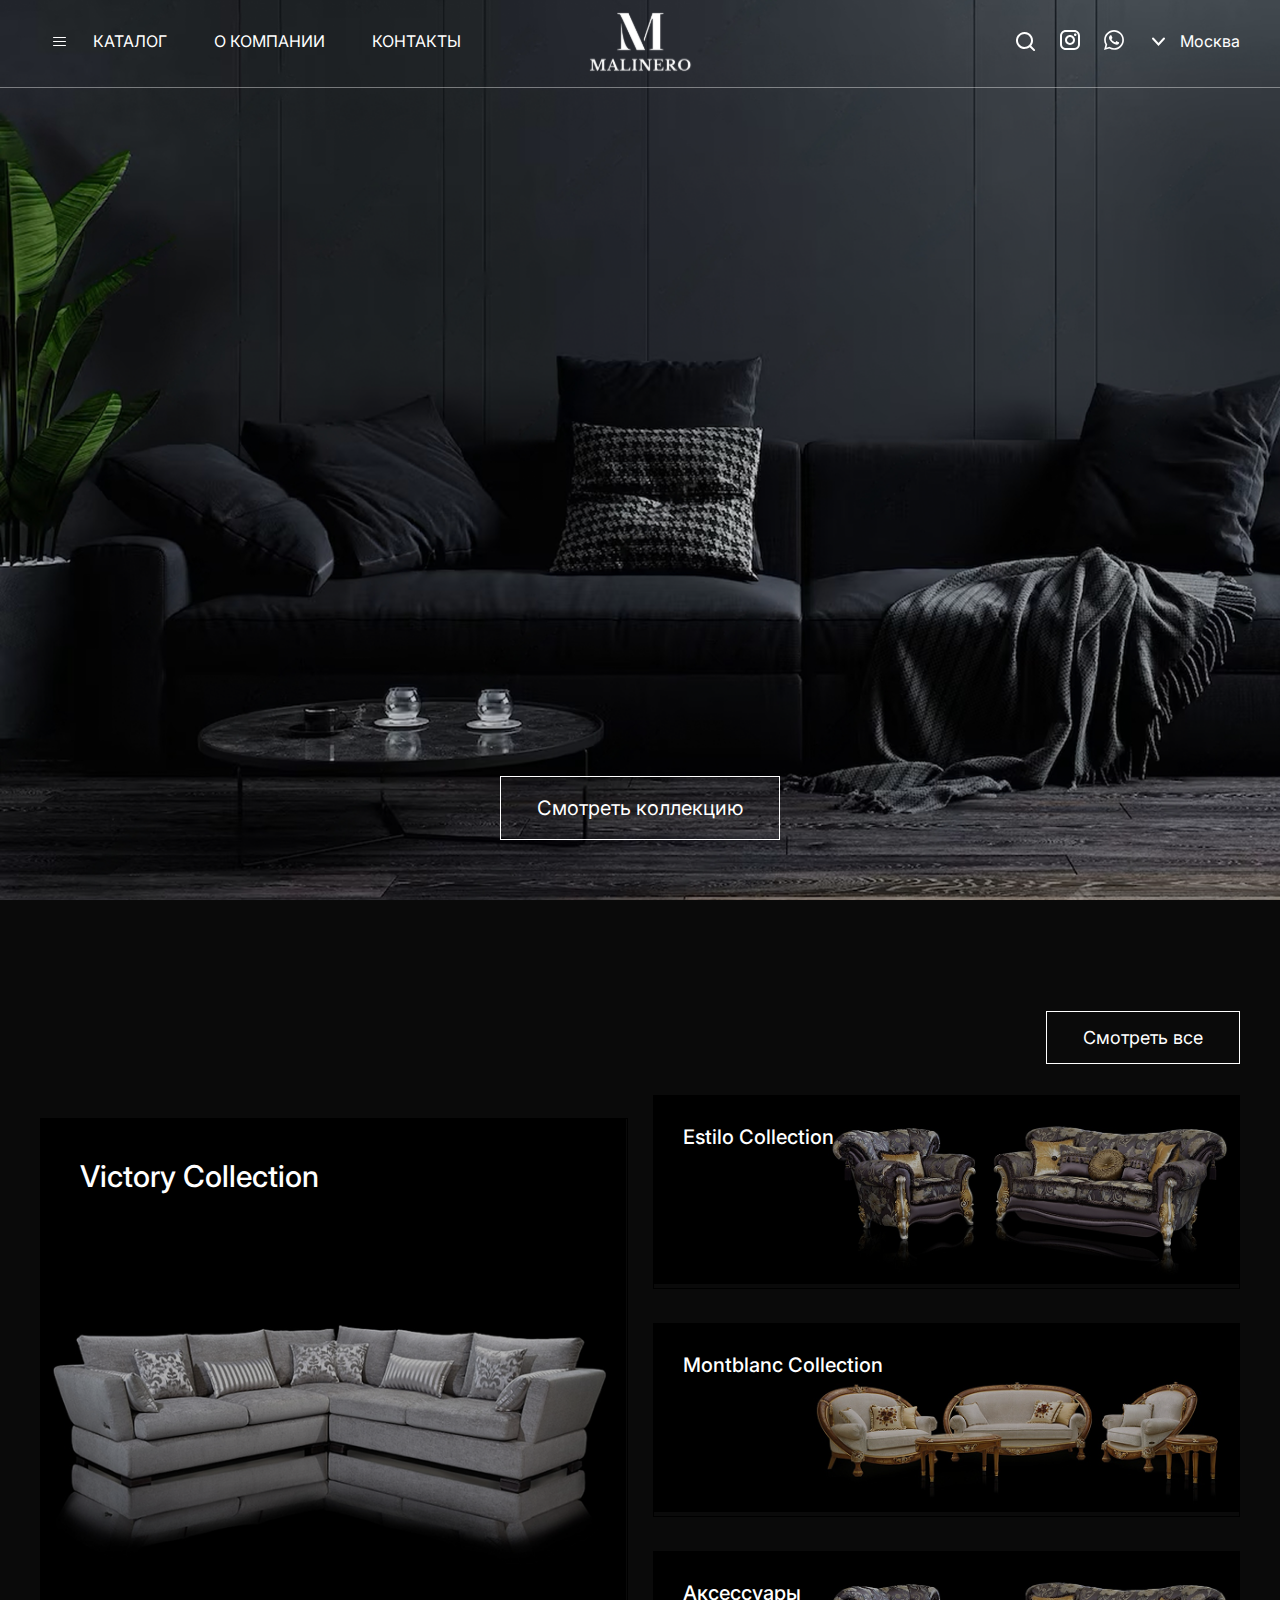
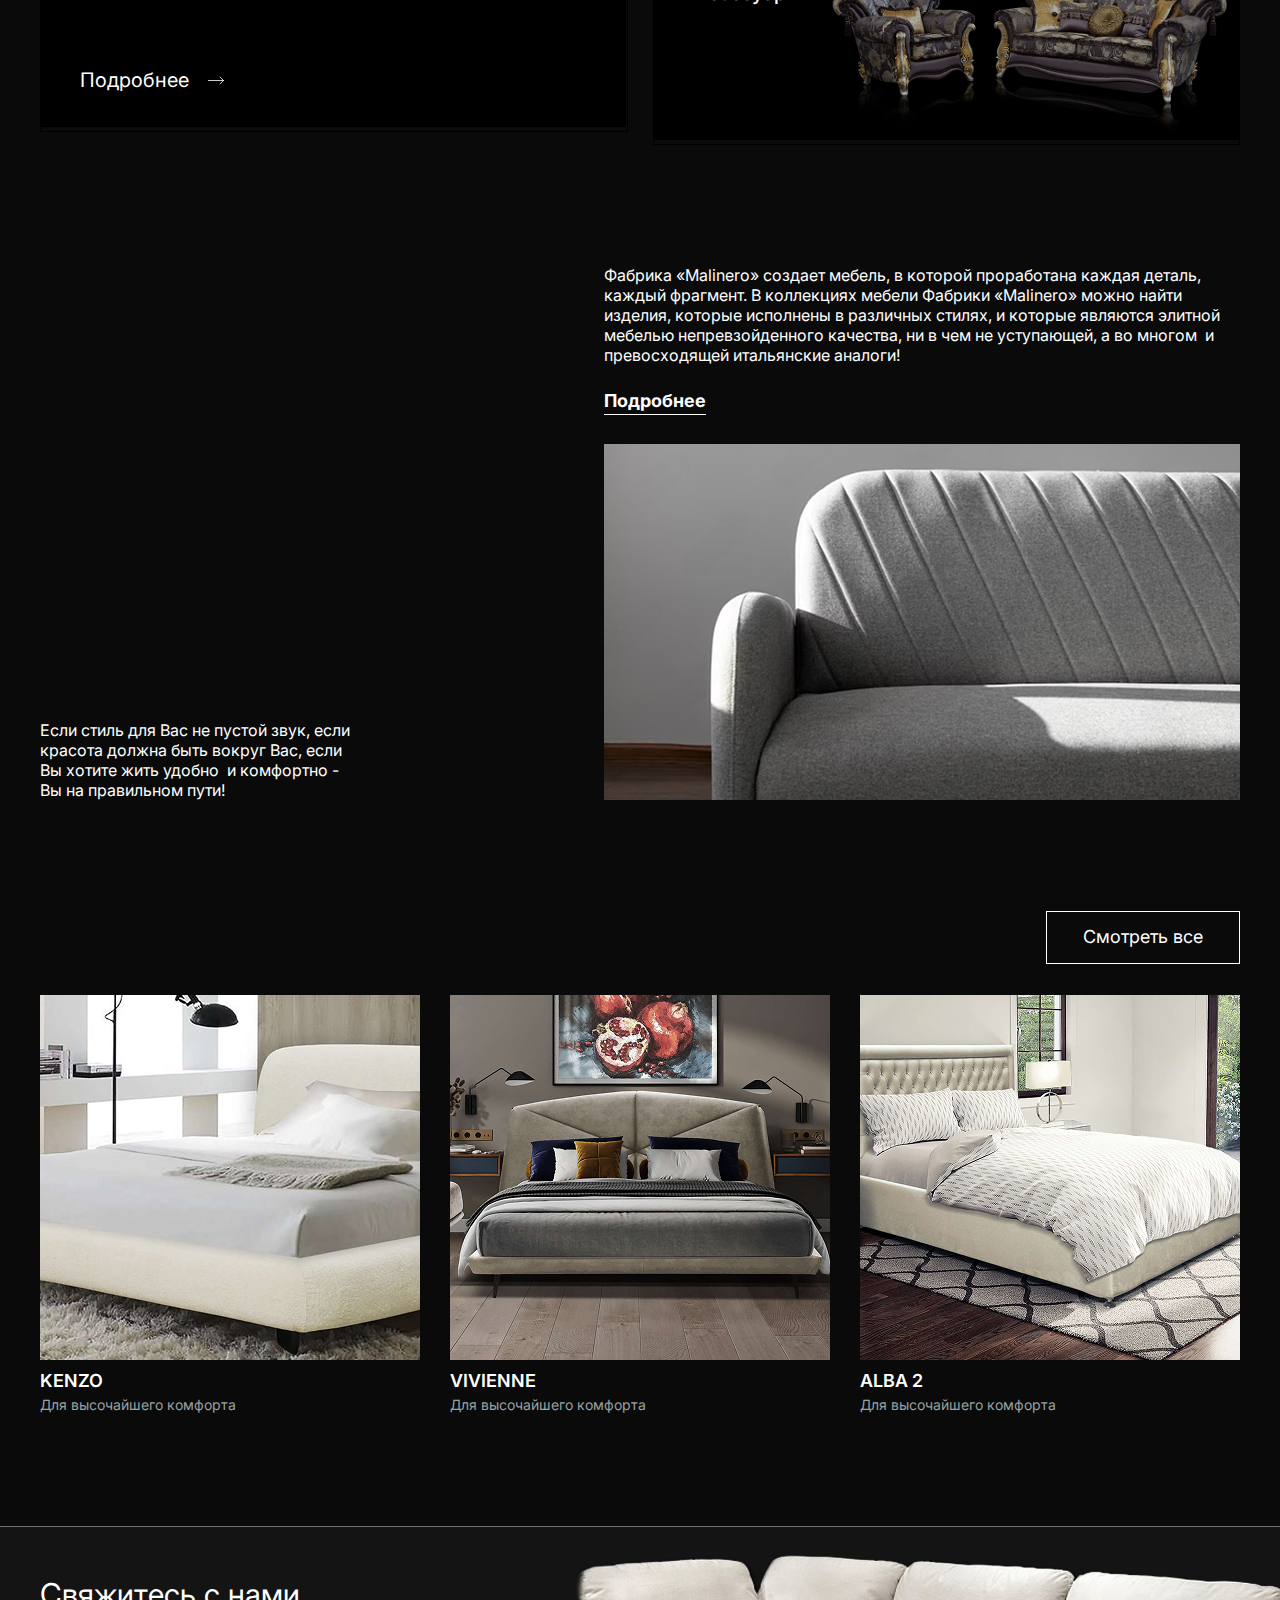
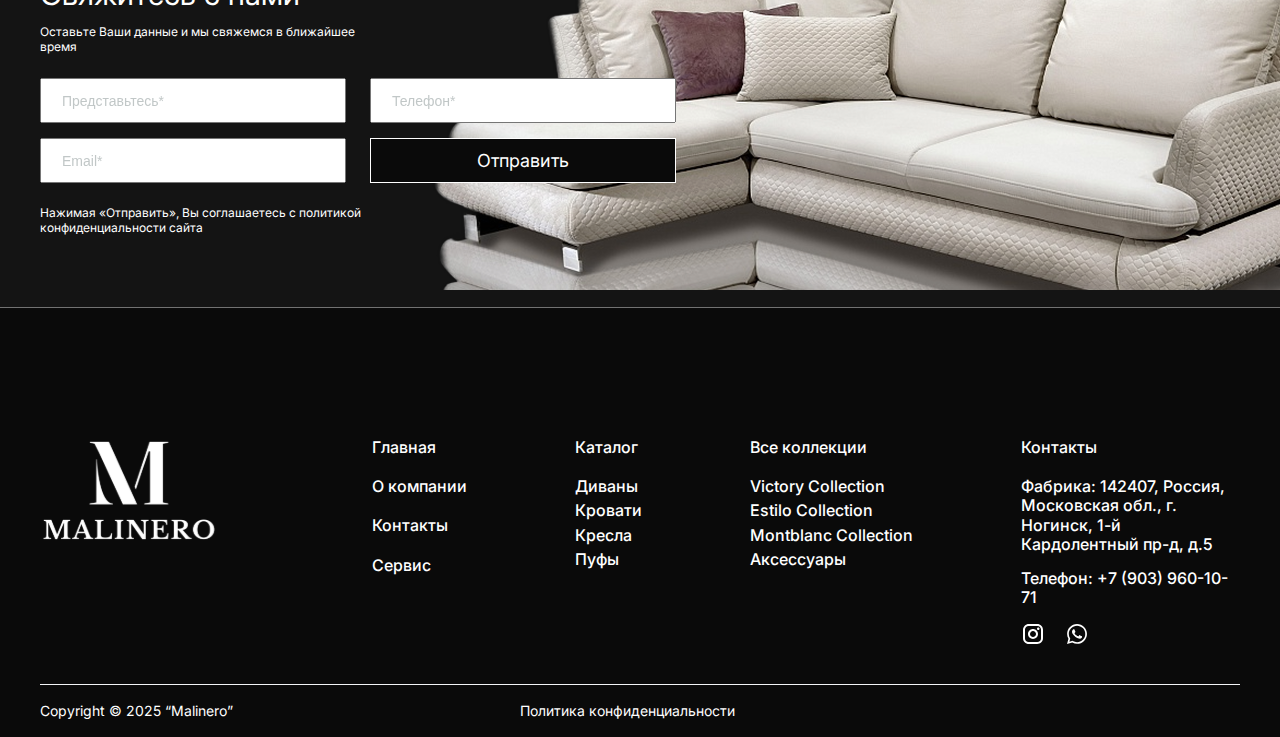
<file: index.html>
<!DOCTYPE html>
<html lang="en">
<head>
    <meta charset="UTF-8">
    <meta name="viewport" content="width=device-width, initial-scale=1" />
    <title>Malinero</title>
    <link rel="preconnect" href="https://fonts.googleapis.com">
    <link rel="preconnect" href="https://fonts.gstatic.com" crossorigin>
    <link href="https://fonts.googleapis.com/css2?family=Inter:ital,opsz,wght@0,14..32,100..900;1,14..32,100..900&display=swap" rel="stylesheet">
    <link rel="stylesheet" href="https://cdn.jsdelivr.net/npm/swiper@11/swiper-bundle.min.css" />

    <link rel="stylesheet" href="css/main.css">
    <link rel="stylesheet" href="css/media.css">
</head>
<body>
  <header>
      <nav class="navbar">
          <div class="hamburger-menu df a-center">
              <input id="menu__toggle--mob" type="checkbox" />
              <label class="menu__btn" for="menu__toggle--mob">
                  <span></span>
              </label>


          </div>
          <div class="menu__box ">
              <a href="" class="navbar__logo">
                  <img src="images/logo.svg" alt="logo">
              </a>
              <div class="menu__box--content">

                  <form action="" class="search__form">
                      <input type="text" name="search" id="search__mob" class="search__input" placeholder="Я хочу найти">
                      <button class="search__btn btn"></button>
                  </form>
                  <ul class="menu__box--block">
                      <li>
                          <a class="menu__item" href="catalog.html">Каталог мебели в наличии</a>
                          <ul class="menu__box--sub">
                              <li><a class="menu__item" href="collections.html">Диваны</a></li>
                              <li><a class="menu__item" href="#">Кровати</a></li>
                              <li><a class="menu__item" href="#">Кресла</a></li>
                              <li><a class="menu__item" href="#">Пуфы</a></li>

                          </ul>
                      </li>
                      <li>
                          <a class="menu__item" href="#">Все коллекции</a>
                          <ul class="menu__box--sub">
                              <li><a class="menu__item" href="#">Victory Collection</a></li>
                              <li><a class="menu__item" href="#">Estilo Collection</a></li>
                              <li><a class="menu__item" href="#">Montblanc Collection</a></li>
                              <li><a class="menu__item" href="#">Аксессуары</a></li>

                          </ul>
                      </li>
                      <li>
                          <a class="menu__item" href="about.html">О компании</a>
                      </li>
                      <li>
                          <a class="menu__item" href="delivery.html">Доставка</a>
                      </li>
                  </ul>
                  <div class="contacts">
                  <h2 class="contacts__title">
                      Контакты
                  </h2>
                  <p>Фабрика: 142407, Россия, Московская обл., г. Ногинск, 1-й Кардолентный пр-д, д.5</p>
                  <p>Телефон: <a href="tel:+7 (903) 960-10-71">+7 (903) 960-10-71</a></p>
                  <div class="socials">
                      <a href="" class="socials__item">
                          <img src="images/instagram.svg" alt="instagram">
                          <img src="images/instagram-hover.svg" alt="instagram-hover">
                      </a>
                      <a href="" class="socials__item">
                          <img src="images/whatsapp.svg" alt="whatsapp">
                          <img src="images/whatsapp-hover.svg" alt="whatsapp">
                      </a>
                  </div>
              </div>
              </div>

          </div>
          <div class="container df pr">

          <div class="hamburger-menu df a-center">
              <input id="menu__toggle" type="checkbox" />
              <label class="menu__btn" for="menu__toggle">
                  <span></span>
              </label>


          </div>

          <ul class="top-menu df a-center">
              <li class="top-menu__item">
                  <a href="catalog.html" class="top-menu__link">
                      каталог
                  </a>
              </li>
              <li class="top-menu__item">
                  <a href="about.html" class="top-menu__link">
                      о компании
                  </a>
              </li>
              <li class="top-menu__item">
                  <a href="contacts.html" class="top-menu__link">
                      контакты
                  </a>
              </li>
          </ul>

              <a href="" class="navbar__logo">
                  <img src="images/logo.svg" alt="logo">
              </a>


              <div class="navbar__contacts df a-center">

              <div class="search">
                  <button class="btn search__open"></button>
                  <form action="" class="search__form dn">
                      <input type="text" name="search" id="search" class="search__input" placeholder="Я хочу найти">
                      <button class="search__btn btn"></button>
                  </form>
              </div>
              <div class="socials df">
                  <a href="" class="socials__item">
                      <img src="images/instagram.svg" alt="instagram">
                      <img src="images/instagram-hover.svg" alt="instagram">
                  </a>
                  <a href="" class="socials__item">
                      <img src="images/whatsapp.svg" alt="whatsapp">
                      <img src="images/whatsapp-hover.svg" alt="whatsapp">
                  </a>
              </div>
              <div class="cities">
                  <div class="cities__selected">Москва</div>
                  <ul class="cities__list dn">
                      <li class="cities__item">Москва</li>
                      <li class="cities__item">Санкт-Перербург</li>
                      <li class="cities__item">Москва</li>
                      <li class="cities__item">Санкт-Перербург</li>
                  </ul>
              </div>
          </div>
          </div>
      </nav>



  </header>
  <nav class="mobile__navbar dn">
      <div class="container">
          <ul class="mobile__navbar--list df a-center j-spc-btw">
              <li class="mobile__navbar--item">
                  <a href="index.html" class="mobile__navbar--link mobile__navbar--link-active">
                      <svg xmlns="http://www.w3.org/2000/svg" width="28" height="28" viewBox="0 0 28 28" fill="none">
                          <path fill-rule="evenodd" clip-rule="evenodd" d="M5 12.4538V23.0001H10V18.5001C10 16.5671 11.567 15.0001 13.5 15.0001C15.433 15.0001 17 16.5671 17 18.5001V23.0001H22V12.4538L18.354 9.26353L13.5 5.29211L8.64605 9.26353L5 12.4538ZM8 8.50005L12.8668 4.51816C13.2351 4.21677 13.7649 4.21677 14.1332 4.51816L19 8.50005L22.6585 11.7012C22.8755 11.8911 23 12.1655 23 12.4538V23.0001C23 23.5523 22.5523 24.0001 22 24.0001H17C16.4477 24.0001 16 23.5523 16 23.0001V18.5001C16 17.1193 14.8807 16.0001 13.5 16.0001C12.1193 16.0001 11 17.1193 11 18.5001V23.0001C11 23.5523 10.5523 24.0001 10 24.0001H5C4.44772 24.0001 4 23.5523 4 23.0001V12.4538C4 12.1655 4.12448 11.8911 4.3415 11.7012L8 8.50005Z" fill="white"/>
                      </svg>
                      Главная
                  </a>
              </li>
              <li class="mobile__navbar--item">
                  <a href="about.html" class="mobile__navbar--link ">
                      <svg xmlns="http://www.w3.org/2000/svg" width="28" height="28" viewBox="0 0 28 28" fill="none">
                          <path d="M22.5098 4V24H6.25977V21.5195H5.00977V20.2695H6.25977V17.7598H5.00977V16.5098H6.25977V11.5098H5.00977V10.2598H6.25977V7.75977H5.00977V6.50977H6.25977V4H22.5098ZM21.2598 5.25H7.50977V22.75H21.2598V5.25ZM20.0098 9H13.7598V7.75H20.0098V9ZM20.0098 11.5H13.7598V10.25H20.0098V11.5ZM10.6348 20.2109C10.3809 20.2109 10.1432 20.1654 9.92188 20.0742C9.70052 19.9831 9.50521 19.8529 9.33594 19.6836C9.16667 19.5143 9.03646 19.319 8.94531 19.0977C8.85417 18.8763 8.80534 18.6354 8.79883 18.375C8.79883 18.1211 8.8444 17.8835 8.93555 17.6621C9.02669 17.4408 9.1569 17.2487 9.32617 17.0859C9.49544 16.9232 9.69076 16.7897 9.91211 16.6855C10.1335 16.5814 10.3743 16.5326 10.6348 16.5391C10.8887 16.5391 11.1263 16.5879 11.3477 16.6855C11.569 16.7832 11.7611 16.9134 11.9238 17.0762C12.0866 17.2389 12.2201 17.4342 12.3242 17.6621C12.4284 17.89 12.4772 18.1276 12.4707 18.375C12.4707 18.6289 12.4219 18.8665 12.3242 19.0879C12.2266 19.3092 12.0964 19.5046 11.9336 19.6738C11.7708 19.8431 11.5755 19.9733 11.3477 20.0645C11.1198 20.1556 10.8822 20.2044 10.6348 20.2109ZM10.6348 17.7109C10.446 17.7109 10.2897 17.7728 10.166 17.8965C10.0423 18.0202 9.97721 18.1797 9.9707 18.375C9.9707 18.5638 10.0326 18.7201 10.1562 18.8438C10.2799 18.9674 10.4395 19.0326 10.6348 19.0391C10.8236 19.0391 10.9798 18.9772 11.1035 18.8535C11.2272 18.7298 11.2923 18.5703 11.2988 18.375C11.2988 18.1862 11.237 18.0299 11.1133 17.9062C10.9896 17.7826 10.8301 17.7174 10.6348 17.7109ZM10.6348 11.4609C10.3809 11.4609 10.1432 11.4154 9.92188 11.3242C9.70052 11.2331 9.50521 11.1029 9.33594 10.9336C9.16667 10.7643 9.03646 10.569 8.94531 10.3477C8.85417 10.1263 8.80534 9.88542 8.79883 9.625C8.79883 9.37109 8.8444 9.13346 8.93555 8.91211C9.02669 8.69076 9.1569 8.4987 9.32617 8.33594C9.49544 8.17318 9.69076 8.03971 9.91211 7.93555C10.1335 7.83138 10.3743 7.78255 10.6348 7.78906C10.8887 7.78906 11.1263 7.83789 11.3477 7.93555C11.569 8.0332 11.7611 8.16341 11.9238 8.32617C12.0866 8.48893 12.2201 8.68424 12.3242 8.91211C12.4284 9.13997 12.4772 9.3776 12.4707 9.625C12.4707 9.87891 12.4219 10.1165 12.3242 10.3379C12.2266 10.5592 12.0964 10.7546 11.9336 10.9238C11.7708 11.0931 11.5755 11.2233 11.3477 11.3145C11.1198 11.4056 10.8822 11.4544 10.6348 11.4609ZM10.6348 8.96094C10.446 8.96094 10.2897 9.02279 10.166 9.14648C10.0423 9.27018 9.97721 9.42969 9.9707 9.625C9.9707 9.8138 10.0326 9.97005 10.1562 10.0938C10.2799 10.2174 10.4395 10.2826 10.6348 10.2891C10.8236 10.2891 10.9798 10.2272 11.1035 10.1035C11.2272 9.97982 11.2923 9.82031 11.2988 9.625C11.2988 9.4362 11.237 9.27995 11.1133 9.15625C10.9896 9.03255 10.8301 8.96745 10.6348 8.96094ZM20.0098 17.75H13.7598V16.5H20.0098V17.75ZM20.0098 20.25H13.7598V19H20.0098V20.25Z" fill="white"/>
                      </svg>
                      О комании
                  </a>
              </li>
              <li class="mobile__navbar--item">
                  <a href="catalog.html" class="mobile__navbar--link ">
                      <svg xmlns="http://www.w3.org/2000/svg" xmlns:xlink="http://www.w3.org/1999/xlink" width="29" height="28" viewBox="0 0 29 28" fill="none">
                          <mask id="mask0_310_1440" style="mask-type:alpha" maskUnits="userSpaceOnUse" x="6" y="5" width="19" height="18">
                              <rect width="18" height="18" transform="translate(6.48047 5)" fill="url(#pattern0_310_1440)"/>
                          </mask>
                          <g mask="url(#mask0_310_1440)">
                              <rect x="7" y="4" width="17" height="19" fill="white"/>
                          </g>
                          <defs>
                              <pattern id="pattern0_310_1440" patternContentUnits="objectBoundingBox" width="1" height="1">
                                  <use xlink:href="#image0_310_1440" transform="scale(0.001)"/>
                              </pattern>
                              <image id="image0_310_1440" width="1000" height="1000" preserveAspectRatio="none" xlink:href="[data-uri]"/>
                          </defs>
                      </svg>
                      Каталог
                  </a>
              </li>
              <li class="mobile__navbar--item">
                  <a href="contacts.html" class="mobile__navbar--link ">
                      <svg xmlns="http://www.w3.org/2000/svg" width="29" height="28" viewBox="0 0 29 28" fill="none">
                          <g clip-path="url(#clip0_310_1445)">
                              <path d="M14.7197 15.75C10.6856 15.75 7.2891 18.48 6.27697 22.1934C5.93809 23.4367 7.01442 24.5 8.30308 24.5H21.1364C22.4251 24.5 23.5014 23.4367 23.1625 22.1934C22.1504 18.48 18.7539 15.75 14.7197 15.75Z" stroke="white" stroke-width="1.25" stroke-linecap="round"/>
                              <path d="M18.8024 8.16671C18.8024 10.4219 16.9742 12.25 14.719 12.25C12.4639 12.25 10.6357 10.4219 10.6357 8.16671C10.6357 5.91154 12.4639 4.08337 14.719 4.08337C16.9742 4.08337 18.8024 5.91154 18.8024 8.16671Z" stroke="white" stroke-width="1.25" stroke-linecap="round"/>
                          </g>
                          <defs>
                              <clipPath id="clip0_310_1445">
                                  <rect width="28" height="28" fill="white" transform="translate(0.719727)"/>
                              </clipPath>
                          </defs>
                      </svg>
                      Контакты
                  </a>
              </li>
              <li class="mobile__navbar--item">
                  <a href="tel:" class="mobile__navbar--link ">
                      <svg xmlns="http://www.w3.org/2000/svg" width="29" height="28" viewBox="0 0 29 28" fill="none">
                          <path d="M11.083 4.68583L10.1509 4.96663C9.32095 5.21691 8.57978 5.69908 8.0146 6.35638C7.44943 7.01367 7.08378 7.81874 6.9607 8.67683C6.5746 11.3652 7.4378 14.5086 9.5191 18.1135C11.5952 21.7093 13.8806 24.0259 16.3961 25.0399C17.2043 25.3657 18.0891 25.4525 18.9453 25.29C19.8014 25.1275 20.5929 24.7226 21.2256 24.1234L21.9302 23.4552C22.3877 23.0222 22.6725 22.4378 22.7316 21.8106C22.7906 21.1834 22.62 20.5561 22.2513 20.0453L20.4885 17.6013C20.2502 17.2714 19.9146 17.0243 19.5287 16.8947C19.1429 16.765 18.7262 16.7594 18.337 16.8785L15.6707 17.6936L15.6018 17.7066C15.308 17.7495 14.6294 17.1138 13.7844 15.65C12.9004 14.1186 12.7184 13.2229 12.9615 12.9915L14.3174 11.7266C14.8127 11.2641 15.1511 10.6583 15.2851 9.99396C15.4192 9.32964 15.3422 8.64003 15.0649 8.02163L14.2043 6.10933C13.9455 5.53387 13.4863 5.07216 12.9123 4.81025C12.3382 4.54835 11.6872 4.50412 11.083 4.68583ZM13.0213 6.64233L13.8793 8.55463C14.0458 8.92554 14.0922 9.33922 14.012 9.73781C13.9319 10.1364 13.7291 10.5 13.4321 10.7776L12.0723 12.0438C11.2013 12.868 11.4899 14.2746 12.6599 16.3C13.7597 18.2058 14.7633 19.147 15.8423 18.9832L16.0035 18.9494L18.7179 18.1213C18.8477 18.0815 18.9866 18.0832 19.1153 18.1264C19.244 18.1695 19.356 18.2518 19.4355 18.3618L21.1983 20.8058C21.3829 21.0612 21.4684 21.375 21.439 21.6887C21.4096 22.0024 21.2672 22.2948 21.0384 22.5114L20.3325 23.1796C19.8806 23.6074 19.3153 23.8964 18.7039 24.0123C18.0926 24.1282 17.4608 24.0661 16.8836 23.8335C14.6762 22.9443 12.5897 20.8292 10.6462 17.4635C8.6975 14.09 7.9084 11.2209 8.2477 8.86143C8.33553 8.24839 8.59669 7.6732 9.00043 7.2036C9.40417 6.73399 9.93367 6.38951 10.5266 6.21073L11.4587 5.92993C11.7609 5.83912 12.0858 5.86133 12.3728 5.9924C12.6599 6.12348 12.8894 6.35448 13.0187 6.64233" fill="white"/>
                      </svg>
                      Звонок
                  </a>
              </li>

          </ul>
      </div>
  </nav>
  <main>
      <section class="banner">
          <div class="container df j-center">
              <a href="collections.html" class="btn btn__outline">Смотреть коллекцию</a>
          </div>
      </section>
      <section class="collections">
          <div class="container">
              <div class="collections__top df j-spc-btw a-center">
                  <div class="section__title--block">
                    <h1 class="section__title">Коллекция Malinero</h1>
                  </div>
                  <a href="" class="btn btn__outline">Смотреть все</a>
              </div>
              <div class="collections__bottom df a-center">
                  <div class="collections__left">
                      <h3 class="collections__title">Victory Collection</h3>
                      <a href="" class="btn btn__more">
                          Подробнее
                      </a>
                      <div class="collection__img">
                          <img src="images/card1.png" alt="card1">
                      </div>
                  </div>
                  <div class="collections__right">
                      <div class="collections__row">
                          <h3 class="collections__title">Estilo Collection</h3>
                          <div class="collection__img">
                              <img src="images/card2.png" alt="card2">
                          </div>
                      </div>
                      <div class="collections__row">
                          <h3 class="collections__title">Montblanc Collection</h3>
                          <div class="collection__img">
                              <img src="images/card3.png" alt="card3">
                          </div>
                      </div>
                      <div class="collections__row">
                          <h3 class="collections__title">Аксессуары</h3>
                          <div class="collection__img">
                              <img src="images/card4.png" alt="card4">
                          </div>
                      </div>
                  </div>
              </div>
          </div>
      </section>
      <section class="about">
          <div class="container">
              <div class="about__block df">
                  <div class="about__left">
                      <div class="section__title--block">
                      <h2 class="section__title">О компании</h2>
                      </div>
                      <p>Если стиль для Вас не пустой звук, если красота должна быть вокруг Вас, если Вы хотите жить удобно  и комфортно - Вы на правильном пути!</p>
                  </div>
                  <div class="about__right">
                      <p>Фабрика «Malinero» создает мебель, в которой проработана каждая деталь, каждый фрагмент. В коллекциях мебели Фабрики «Malinero» можно найти изделия, которые исполнены в различных стилях, и которые являются элитной мебелью непревзойденного качества, ни в чем не уступающей, а во многом  и превосходящей итальянские аналоги!</p>
                      <a href="" class="btn more__link">Подробнее</a>
                      <img src="images/about.png" alt="about    ">
                  </div>
              </div>
          </div>
      </section>
      <section class="bestsellers">
          <div class="container">
              <div class="bestsellers__top df j-spc-btw a-center">

                  <div class="section__title--block">
                  <h2 class="section__title">Хиты продаж</h2>
                  </div>
                  <a href="" class="btn btn__outline">Смотреть все</a>
              </div>
              <div class="bestsellers__list df j-spc-btw    ">

                  <div class="bestseller__item card">
                      <a href="product.html">
                      <div class="card__img">
                      <img src="images/card5.png" alt="card5">
                      </div>
                      <h3 class="card__title">Kenzo</h3>
                      <p>Для высочайшего комфорта</p>
                      </a>
                  </div>

                  <div class="bestseller__item card">
                      <a href="">
                      <div class="card__img">
                      <img src="images/card6.png" alt="card6">
                      </div>
                      <h3 class="card__title">Vivienne</h3>
                      <p>Для высочайшего комфорта</p>
                      </a>
                  </div>
                  <div class="bestseller__item card">
                      <a href="">
                      <div class="card__img">
                      <img src="images/card7.png" alt="card7">
                      </div>
                      <h3 class="card__title">alba 2</h3>
                      <p>Для высочайшего комфорта</p>
                      </a>
                  </div>
              </div>
          </div>
      </section>
      <section class="contact">
          <div class="container">
              <div class="contact__left">
                  <h2 class="contacts__title">Свяжитесь с нами</h2>
                  <p>Оставьте Ваши данные и мы свяжемся в ближайшее время</p>
                  <form action="" class="contact__form df f-wrap">
                      <input type="text" placeholder="Представьтесь*" class="contact__input">
                      <input type="tel" placeholder="Телефон*" class="contact__input js-phone-mask">
                      <input type="email" placeholder="Email*" class="contact__input">
                      <button class="btn btn__outline">Отправить</button>
                  </form>
                  <p>Нажимая «Отправить», Вы соглашаетесь с политикой конфиденциальности сайта</p>
              </div>
          </div>
      </section>
  </main>
  <footer>
        <div class="container">
            <div class="footer__top df">
                <div class="footer__col">
                    <a href="/">
                        <img src="images/footer-logo.svg" alt="footer-logo">
                    </a>
                </div>
                <div class="footer__col">
                    <div class="footer__menu df f-column">
                        <a href="index.html">Главная</a>
                        <a href="about.html">О компании</a>
                        <a href="collections.html">Контакты</a>
                        <a href="">Сервис</a>
                    </div>
                </div>
                <div class="footer__col">
                    <h4>Каталог</h4>
                    <div class="footer__menu df f-column">
                        <a href="">Диваны</a>
                        <a href="">Кровати</a>
                        <a href="">Кресла</a>
                        <a href="">Пуфы</a>
                    </div>
                </div>
                <div class="footer__col">
                    <h4>Все коллекции</h4>
                    <div class="footer__menu df f-column">
                        <a href="">Victory Collection</a>
                        <a href="">Estilo Collection</a>
                        <a href="">Montblanc Collection</a>
                        <a href="">Аксессуары</a>
                    </div>
                </div>
                <div class="footer__col">
                    <h4>Контакты</h4>
                   <p>Фабрика: 142407, Россия,
                       Московская обл., г. Ногинск,
                       1-й Кардолентный пр-д, д.5</p>
                    <p>Телефон: <a href="tel:+7 (903) 960-10-71">+7 (903) 960-10-71</a></p>
                    <div class="socials df">
                        <a href="" class="socials__item">
                            <img src="images/instagram.svg" alt="instagram">
                            <img src="images/instagram-hover.svg" alt="instagram">
                        </a>
                        <a href="" class="socials__item">
                            <img src="images/whatsapp.svg" alt="whatsapp">
                            <img src="images/whatsapp-hover.svg" alt="whatsapp">
                        </a>
                    </div>
                </div>
            </div>
            <div class="footer__bottom df">
                <p>Copyright © 2025 “Malinero”</p>
                <a href="policy.html">Политика конфиденциальности</a>
            </div>
        </div>
  </footer>
  <script src="https://cdn.jsdelivr.net/npm/swiper@11/swiper-bundle.min.js"></script>

<script src="js/inputMask/inputmask.min.js"></script>
<script src="js/main.js"></script>
</body>
</html>
</file>
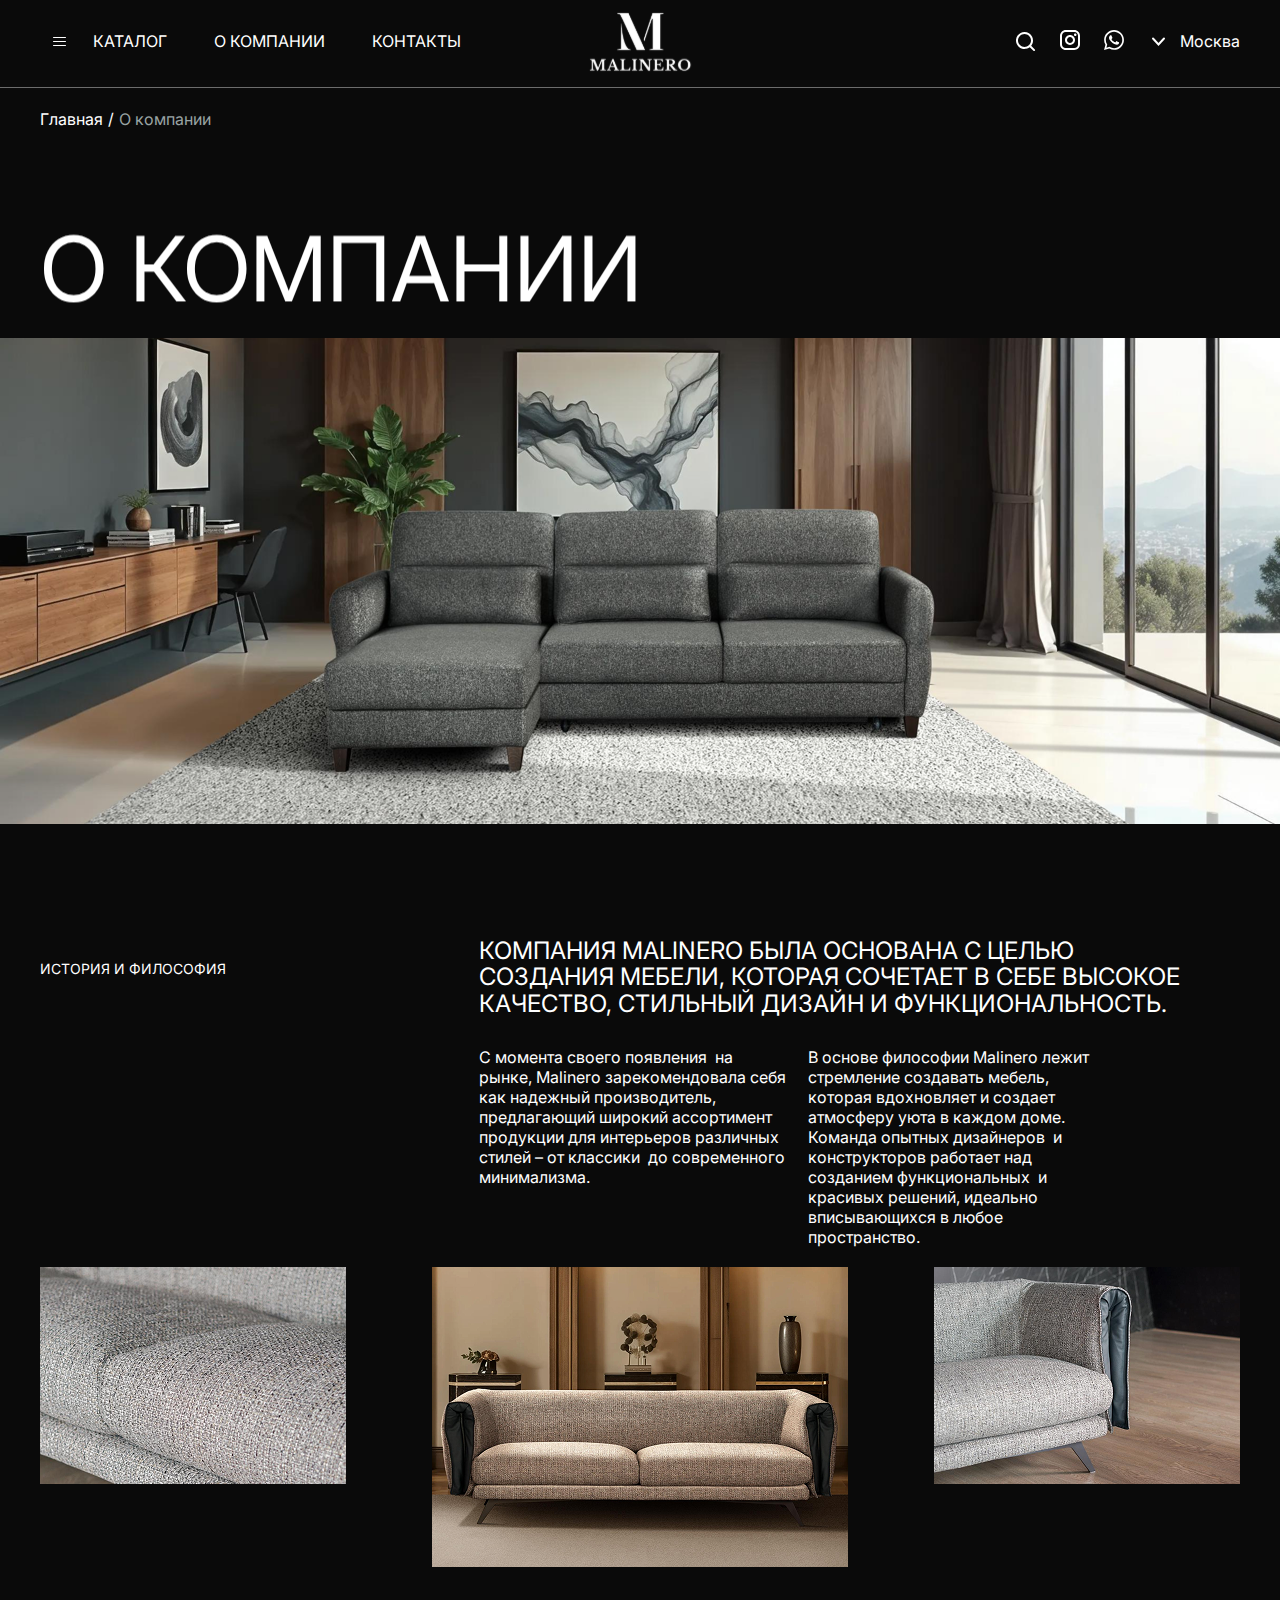
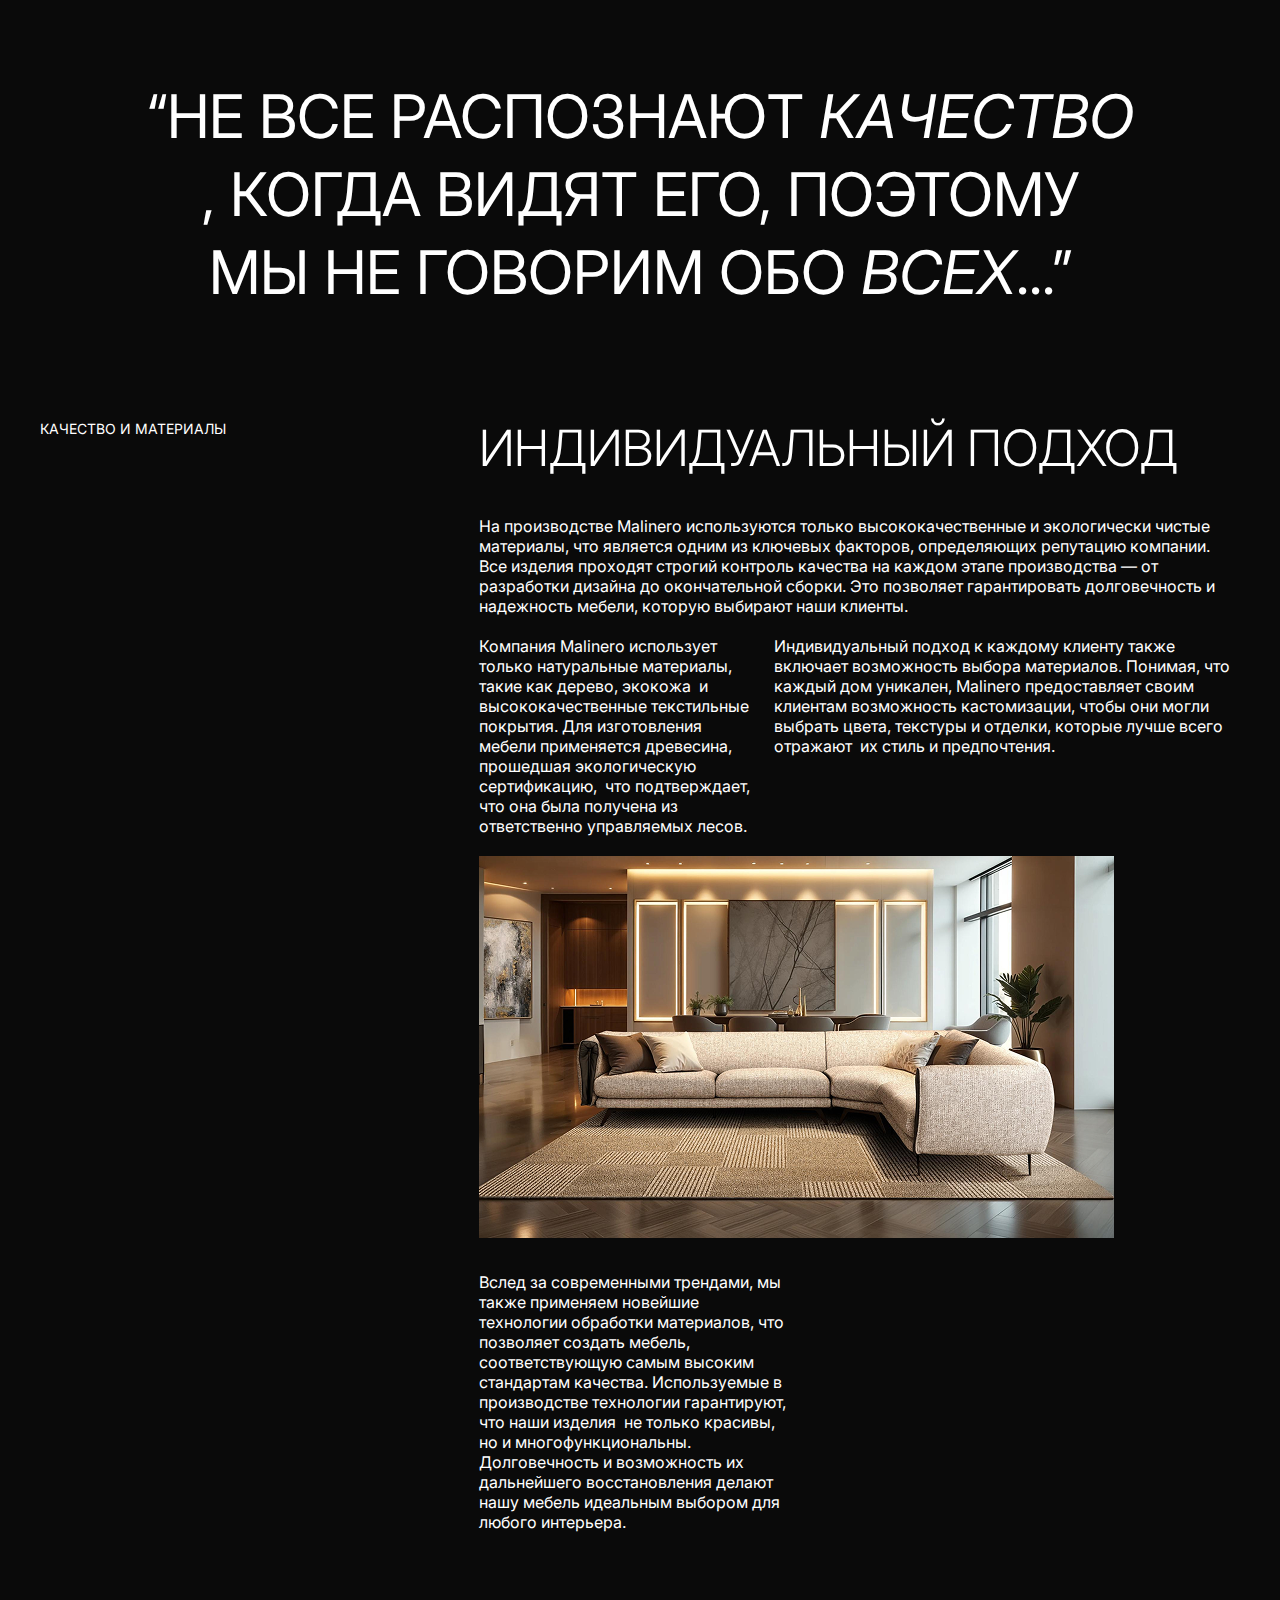
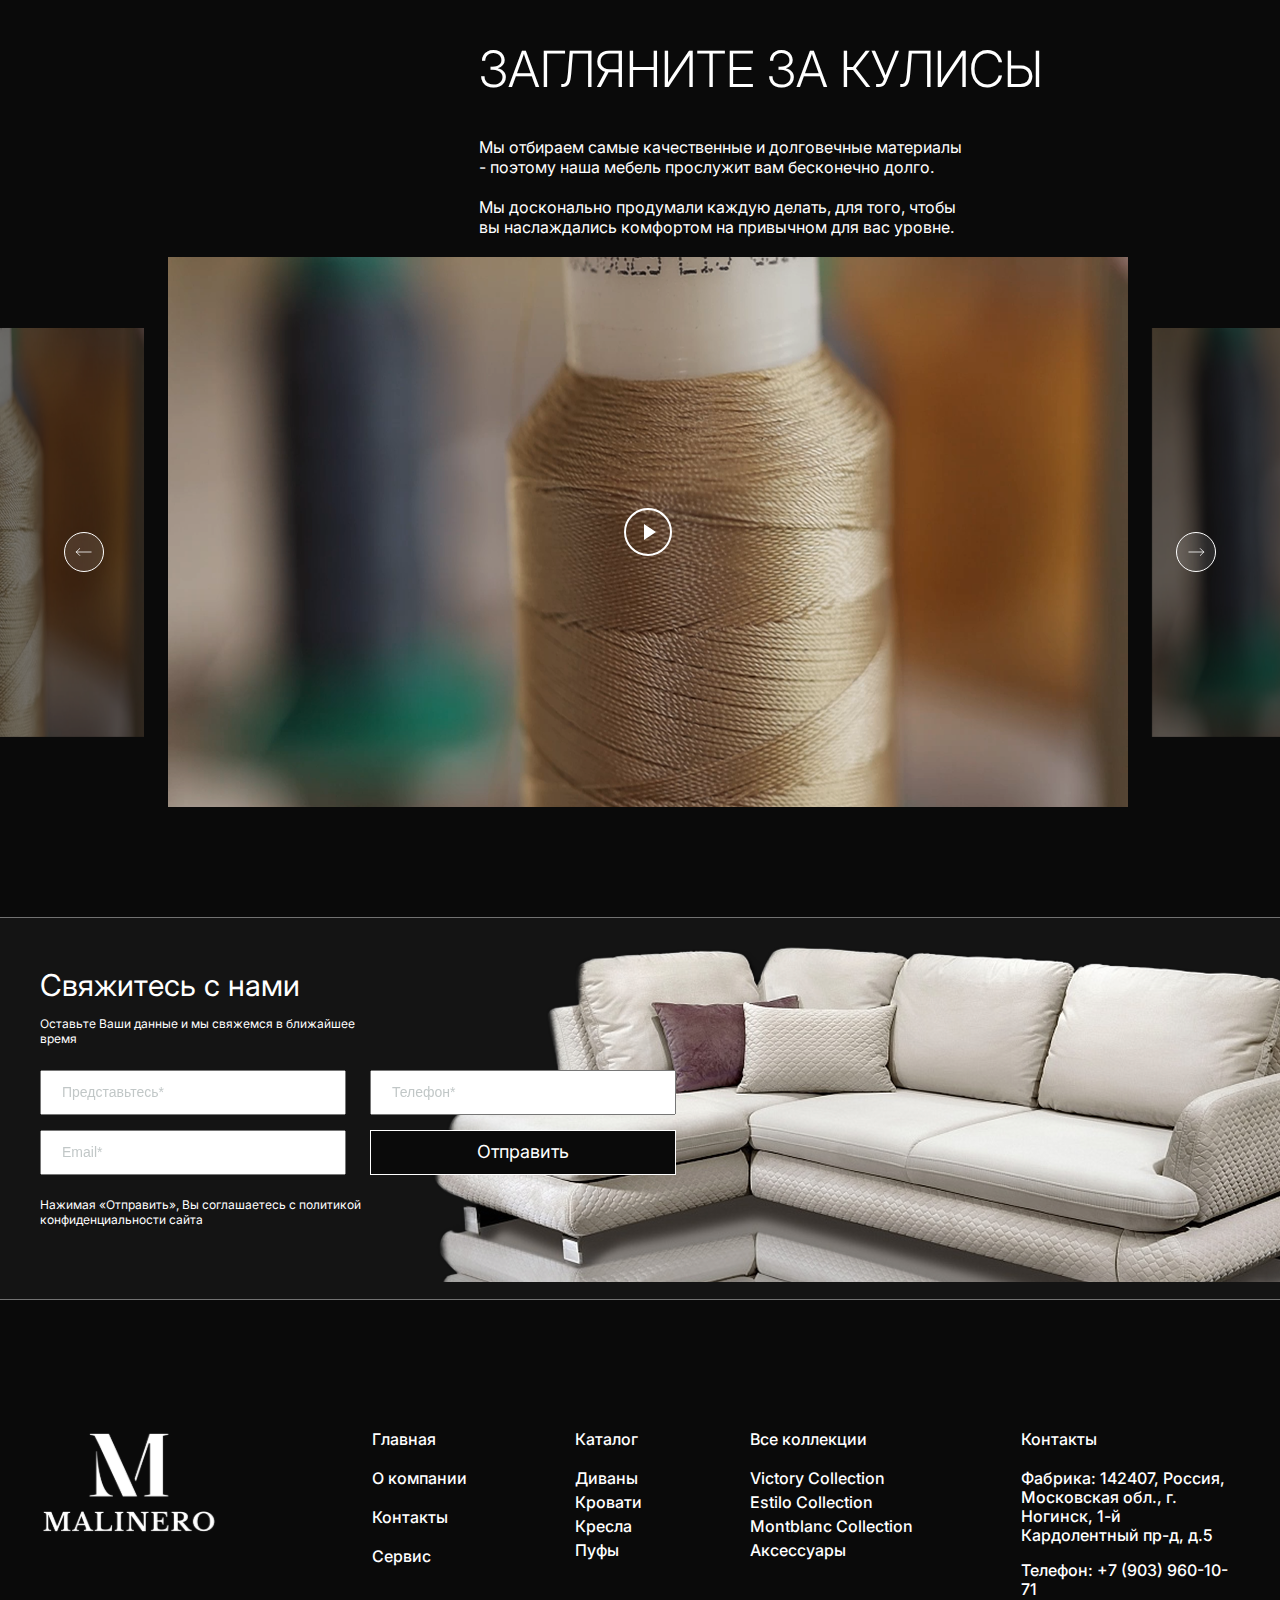
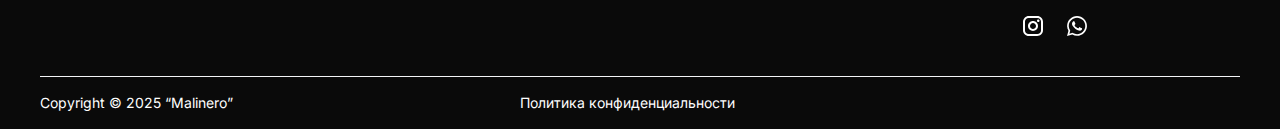
<file: about.html>
<!DOCTYPE html>
<html lang="en">
<head>
    <meta charset="UTF-8">
    <meta name="viewport" content="width=device-width, initial-scale=1" />

    <title>Malinero</title>
    <link rel="preconnect" href="https://fonts.googleapis.com">
    <link rel="preconnect" href="https://fonts.gstatic.com" crossorigin>
    <link href="https://fonts.googleapis.com/css2?family=Inter:ital,opsz,wght@0,14..32,100..900;1,14..32,100..900&display=swap" rel="stylesheet">
    <link rel="stylesheet" href="https://cdn.jsdelivr.net/npm/swiper@11/swiper-bundle.min.css" />
    <link rel="stylesheet" href="css/main.css">
    <link rel="stylesheet" href="css/media.css">
</head>
<body>
<header>
    <nav class="navbar">
        <div class="hamburger-menu df a-center">
            <input id="menu__toggle--mob" type="checkbox" />
            <label class="menu__btn" for="menu__toggle--mob">
                <span></span>
            </label>


        </div>
        <div class="menu__box ">
            <a href="" class="navbar__logo">
                <img src="images/logo.svg" alt="logo">
            </a>
            <div class="menu__box--content">

                <form action="" class="search__form">
                    <input type="text" name="search" id="search__mob" class="search__input" placeholder="Я хочу найти">
                    <button class="search__btn btn"></button>
                </form>
                <ul class="menu__box--block">
                    <li>
                        <a class="menu__item" href="catalog.html">Каталог мебели в наличии</a>
                        <ul class="menu__box--sub">
                            <li><a class="menu__item" href="collections.html">Диваны</a></li>
                            <li><a class="menu__item" href="#">Кровати</a></li>
                            <li><a class="menu__item" href="#">Кресла</a></li>
                            <li><a class="menu__item" href="#">Пуфы</a></li>

                        </ul>
                    </li>
                    <li>
                        <a class="menu__item" href="#">Все коллекции</a>
                        <ul class="menu__box--sub">
                            <li><a class="menu__item" href="#">Victory Collection</a></li>
                            <li><a class="menu__item" href="#">Estilo Collection</a></li>
                            <li><a class="menu__item" href="#">Montblanc Collection</a></li>
                            <li><a class="menu__item" href="#">Аксессуары</a></li>

                        </ul>
                    </li>
                    <li>
                        <a class="menu__item" href="about.html">О компании</a>
                    </li>
                    <li>
                        <a class="menu__item" href="delivery.html">Доставка</a>
                    </li>
                </ul>
                <div class="contacts">
                    <h2 class="contacts__title">
                        Контакты
                    </h2>
                    <p>Фабрика: 142407, Россия, Московская обл., г. Ногинск, 1-й Кардолентный пр-д, д.5</p>
                    <p>Телефон: <a href="tel:+7 (903) 960-10-71">+7 (903) 960-10-71</a></p>
                    <div class="socials">
                        <a href="" class="socials__item">
                            <img src="images/instagram.svg" alt="instagram">
                            <img src="images/instagram-hover.svg" alt="instagram-hover">
                        </a>
                        <a href="" class="socials__item">
                            <img src="images/whatsapp.svg" alt="whatsapp">
                            <img src="images/whatsapp-hover.svg" alt="whatsapp">
                        </a>
                    </div>
                </div>
            </div>

        </div>
        <div class="container df pr">

            <div class="hamburger-menu df a-center">
                <input id="menu__toggle" type="checkbox" />
                <label class="menu__btn" for="menu__toggle">
                    <span></span>
                </label>


            </div>

            <ul class="top-menu df a-center">
                <li class="top-menu__item">
                    <a href="catalog.html" class="top-menu__link">
                        каталог
                    </a>
                </li>
                <li class="top-menu__item">
                    <a href="about.html" class="top-menu__link">
                        о компании
                    </a>
                </li>
                <li class="top-menu__item">
                    <a href="contacts.html" class="top-menu__link">
                        контакты
                    </a>
                </li>
            </ul>

            <a href="" class="navbar__logo">
                <img src="images/logo.svg" alt="logo">
            </a>


            <div class="navbar__contacts df a-center">

                <div class="search">
                    <button class="btn search__open"></button>
                    <form action="" class="search__form dn">
                        <input type="text" name="search" id="search" class="search__input" placeholder="Я хочу найти">
                        <button class="search__btn btn"></button>
                    </form>
                </div>
                <div class="socials df">
                    <a href="" class="socials__item">
                        <img src="images/instagram.svg" alt="instagram">
                        <img src="images/instagram-hover.svg" alt="instagram">
                    </a>
                    <a href="" class="socials__item">
                        <img src="images/whatsapp.svg" alt="whatsapp">
                        <img src="images/whatsapp-hover.svg" alt="whatsapp">
                    </a>
                </div>
                <div class="cities">
                    <div class="cities__selected">Москва</div>
                    <ul class="cities__list dn">
                        <li class="cities__item">Москва</li>
                        <li class="cities__item">Санкт-Перербург</li>
                        <li class="cities__item">Москва</li>
                        <li class="cities__item">Санкт-Перербург</li>
                    </ul>
                </div>
            </div>
        </div>
    </nav>



</header>
<nav class="mobile__navbar dn">
    <div class="container">
        <ul class="mobile__navbar--list df a-center j-spc-btw">
            <li class="mobile__navbar--item">
                <a href="index.html" class="mobile__navbar--link mobile__navbar--link-active">
                    <svg xmlns="http://www.w3.org/2000/svg" width="28" height="28" viewBox="0 0 28 28" fill="none">
                        <path fill-rule="evenodd" clip-rule="evenodd" d="M5 12.4538V23.0001H10V18.5001C10 16.5671 11.567 15.0001 13.5 15.0001C15.433 15.0001 17 16.5671 17 18.5001V23.0001H22V12.4538L18.354 9.26353L13.5 5.29211L8.64605 9.26353L5 12.4538ZM8 8.50005L12.8668 4.51816C13.2351 4.21677 13.7649 4.21677 14.1332 4.51816L19 8.50005L22.6585 11.7012C22.8755 11.8911 23 12.1655 23 12.4538V23.0001C23 23.5523 22.5523 24.0001 22 24.0001H17C16.4477 24.0001 16 23.5523 16 23.0001V18.5001C16 17.1193 14.8807 16.0001 13.5 16.0001C12.1193 16.0001 11 17.1193 11 18.5001V23.0001C11 23.5523 10.5523 24.0001 10 24.0001H5C4.44772 24.0001 4 23.5523 4 23.0001V12.4538C4 12.1655 4.12448 11.8911 4.3415 11.7012L8 8.50005Z" fill="white"/>
                    </svg>
                    Главная
                </a>
            </li>
            <li class="mobile__navbar--item">
                <a href="about.html" class="mobile__navbar--link ">
                    <svg xmlns="http://www.w3.org/2000/svg" width="28" height="28" viewBox="0 0 28 28" fill="none">
                        <path d="M22.5098 4V24H6.25977V21.5195H5.00977V20.2695H6.25977V17.7598H5.00977V16.5098H6.25977V11.5098H5.00977V10.2598H6.25977V7.75977H5.00977V6.50977H6.25977V4H22.5098ZM21.2598 5.25H7.50977V22.75H21.2598V5.25ZM20.0098 9H13.7598V7.75H20.0098V9ZM20.0098 11.5H13.7598V10.25H20.0098V11.5ZM10.6348 20.2109C10.3809 20.2109 10.1432 20.1654 9.92188 20.0742C9.70052 19.9831 9.50521 19.8529 9.33594 19.6836C9.16667 19.5143 9.03646 19.319 8.94531 19.0977C8.85417 18.8763 8.80534 18.6354 8.79883 18.375C8.79883 18.1211 8.8444 17.8835 8.93555 17.6621C9.02669 17.4408 9.1569 17.2487 9.32617 17.0859C9.49544 16.9232 9.69076 16.7897 9.91211 16.6855C10.1335 16.5814 10.3743 16.5326 10.6348 16.5391C10.8887 16.5391 11.1263 16.5879 11.3477 16.6855C11.569 16.7832 11.7611 16.9134 11.9238 17.0762C12.0866 17.2389 12.2201 17.4342 12.3242 17.6621C12.4284 17.89 12.4772 18.1276 12.4707 18.375C12.4707 18.6289 12.4219 18.8665 12.3242 19.0879C12.2266 19.3092 12.0964 19.5046 11.9336 19.6738C11.7708 19.8431 11.5755 19.9733 11.3477 20.0645C11.1198 20.1556 10.8822 20.2044 10.6348 20.2109ZM10.6348 17.7109C10.446 17.7109 10.2897 17.7728 10.166 17.8965C10.0423 18.0202 9.97721 18.1797 9.9707 18.375C9.9707 18.5638 10.0326 18.7201 10.1562 18.8438C10.2799 18.9674 10.4395 19.0326 10.6348 19.0391C10.8236 19.0391 10.9798 18.9772 11.1035 18.8535C11.2272 18.7298 11.2923 18.5703 11.2988 18.375C11.2988 18.1862 11.237 18.0299 11.1133 17.9062C10.9896 17.7826 10.8301 17.7174 10.6348 17.7109ZM10.6348 11.4609C10.3809 11.4609 10.1432 11.4154 9.92188 11.3242C9.70052 11.2331 9.50521 11.1029 9.33594 10.9336C9.16667 10.7643 9.03646 10.569 8.94531 10.3477C8.85417 10.1263 8.80534 9.88542 8.79883 9.625C8.79883 9.37109 8.8444 9.13346 8.93555 8.91211C9.02669 8.69076 9.1569 8.4987 9.32617 8.33594C9.49544 8.17318 9.69076 8.03971 9.91211 7.93555C10.1335 7.83138 10.3743 7.78255 10.6348 7.78906C10.8887 7.78906 11.1263 7.83789 11.3477 7.93555C11.569 8.0332 11.7611 8.16341 11.9238 8.32617C12.0866 8.48893 12.2201 8.68424 12.3242 8.91211C12.4284 9.13997 12.4772 9.3776 12.4707 9.625C12.4707 9.87891 12.4219 10.1165 12.3242 10.3379C12.2266 10.5592 12.0964 10.7546 11.9336 10.9238C11.7708 11.0931 11.5755 11.2233 11.3477 11.3145C11.1198 11.4056 10.8822 11.4544 10.6348 11.4609ZM10.6348 8.96094C10.446 8.96094 10.2897 9.02279 10.166 9.14648C10.0423 9.27018 9.97721 9.42969 9.9707 9.625C9.9707 9.8138 10.0326 9.97005 10.1562 10.0938C10.2799 10.2174 10.4395 10.2826 10.6348 10.2891C10.8236 10.2891 10.9798 10.2272 11.1035 10.1035C11.2272 9.97982 11.2923 9.82031 11.2988 9.625C11.2988 9.4362 11.237 9.27995 11.1133 9.15625C10.9896 9.03255 10.8301 8.96745 10.6348 8.96094ZM20.0098 17.75H13.7598V16.5H20.0098V17.75ZM20.0098 20.25H13.7598V19H20.0098V20.25Z" fill="white"/>
                    </svg>
                    О комании
                </a>
            </li>
            <li class="mobile__navbar--item">
                <a href="catalog.html" class="mobile__navbar--link ">
                    <svg xmlns="http://www.w3.org/2000/svg" xmlns:xlink="http://www.w3.org/1999/xlink" width="29" height="28" viewBox="0 0 29 28" fill="none">
                        <mask id="mask0_310_1440" style="mask-type:alpha" maskUnits="userSpaceOnUse" x="6" y="5" width="19" height="18">
                            <rect width="18" height="18" transform="translate(6.48047 5)" fill="url(#pattern0_310_1440)"/>
                        </mask>
                        <g mask="url(#mask0_310_1440)">
                            <rect x="7" y="4" width="17" height="19" fill="white"/>
                        </g>
                        <defs>
                            <pattern id="pattern0_310_1440" patternContentUnits="objectBoundingBox" width="1" height="1">
                                <use xlink:href="#image0_310_1440" transform="scale(0.001)"/>
                            </pattern>
                            <image id="image0_310_1440" width="1000" height="1000" preserveAspectRatio="none" xlink:href="[data-uri]"/>
                        </defs>
                    </svg>
                    Каталог
                </a>
            </li>
            <li class="mobile__navbar--item">
                <a href="contacts.html" class="mobile__navbar--link ">
                    <svg xmlns="http://www.w3.org/2000/svg" width="29" height="28" viewBox="0 0 29 28" fill="none">
                        <g clip-path="url(#clip0_310_1445)">
                            <path d="M14.7197 15.75C10.6856 15.75 7.2891 18.48 6.27697 22.1934C5.93809 23.4367 7.01442 24.5 8.30308 24.5H21.1364C22.4251 24.5 23.5014 23.4367 23.1625 22.1934C22.1504 18.48 18.7539 15.75 14.7197 15.75Z" stroke="white" stroke-width="1.25" stroke-linecap="round"/>
                            <path d="M18.8024 8.16671C18.8024 10.4219 16.9742 12.25 14.719 12.25C12.4639 12.25 10.6357 10.4219 10.6357 8.16671C10.6357 5.91154 12.4639 4.08337 14.719 4.08337C16.9742 4.08337 18.8024 5.91154 18.8024 8.16671Z" stroke="white" stroke-width="1.25" stroke-linecap="round"/>
                        </g>
                        <defs>
                            <clipPath id="clip0_310_1445">
                                <rect width="28" height="28" fill="white" transform="translate(0.719727)"/>
                            </clipPath>
                        </defs>
                    </svg>
                    Контакты
                </a>
            </li>
            <li class="mobile__navbar--item">
                <a href="tel:" class="mobile__navbar--link ">
                    <svg xmlns="http://www.w3.org/2000/svg" width="29" height="28" viewBox="0 0 29 28" fill="none">
                        <path d="M11.083 4.68583L10.1509 4.96663C9.32095 5.21691 8.57978 5.69908 8.0146 6.35638C7.44943 7.01367 7.08378 7.81874 6.9607 8.67683C6.5746 11.3652 7.4378 14.5086 9.5191 18.1135C11.5952 21.7093 13.8806 24.0259 16.3961 25.0399C17.2043 25.3657 18.0891 25.4525 18.9453 25.29C19.8014 25.1275 20.5929 24.7226 21.2256 24.1234L21.9302 23.4552C22.3877 23.0222 22.6725 22.4378 22.7316 21.8106C22.7906 21.1834 22.62 20.5561 22.2513 20.0453L20.4885 17.6013C20.2502 17.2714 19.9146 17.0243 19.5287 16.8947C19.1429 16.765 18.7262 16.7594 18.337 16.8785L15.6707 17.6936L15.6018 17.7066C15.308 17.7495 14.6294 17.1138 13.7844 15.65C12.9004 14.1186 12.7184 13.2229 12.9615 12.9915L14.3174 11.7266C14.8127 11.2641 15.1511 10.6583 15.2851 9.99396C15.4192 9.32964 15.3422 8.64003 15.0649 8.02163L14.2043 6.10933C13.9455 5.53387 13.4863 5.07216 12.9123 4.81025C12.3382 4.54835 11.6872 4.50412 11.083 4.68583ZM13.0213 6.64233L13.8793 8.55463C14.0458 8.92554 14.0922 9.33922 14.012 9.73781C13.9319 10.1364 13.7291 10.5 13.4321 10.7776L12.0723 12.0438C11.2013 12.868 11.4899 14.2746 12.6599 16.3C13.7597 18.2058 14.7633 19.147 15.8423 18.9832L16.0035 18.9494L18.7179 18.1213C18.8477 18.0815 18.9866 18.0832 19.1153 18.1264C19.244 18.1695 19.356 18.2518 19.4355 18.3618L21.1983 20.8058C21.3829 21.0612 21.4684 21.375 21.439 21.6887C21.4096 22.0024 21.2672 22.2948 21.0384 22.5114L20.3325 23.1796C19.8806 23.6074 19.3153 23.8964 18.7039 24.0123C18.0926 24.1282 17.4608 24.0661 16.8836 23.8335C14.6762 22.9443 12.5897 20.8292 10.6462 17.4635C8.6975 14.09 7.9084 11.2209 8.2477 8.86143C8.33553 8.24839 8.59669 7.6732 9.00043 7.2036C9.40417 6.73399 9.93367 6.38951 10.5266 6.21073L11.4587 5.92993C11.7609 5.83912 12.0858 5.86133 12.3728 5.9924C12.6599 6.12348 12.8894 6.35448 13.0187 6.64233" fill="white"/>
                    </svg>
                    Звонок
                </a>
            </li>

        </ul>
    </div>
</nav>
  <main>
        <section class="about-page">
            <div class="container">
                <div class="breadcrumbs df a-center">
                    <a href="/" class="breadcrumbs__link">Главная</a>
                    /
                   <span class="breadcrumbs__item">О компании</span>
                </div>
                <div class="page__title--block">
                <h1 class="page__title">О компании</h1>
                </div>
            </div>
            <div class="about__banner">
                <img src="images/about-page.png" alt="about">
            </div>
            <div class="container">
                <div class="history df">
                    <div class="history__left">
                        <h2 class="section__title">история и философия</h2>
                    </div>
                    <div class="history__right">
                        <h2>Компания Malinero была основана с целью <br> создания мебели, которая сочетает в себе высокое качество, стильный дизайн и функциональность.</h2>
                        <div class="df">
                            <p>С момента своего появления  на рынке, Malinero зарекомендовала себя как надежный производитель, предлагающий широкий ассортимент продукции для интерьеров различных стилей – от классики  до современного минимализма.</p>
                            <p>В основе философии Malinero лежит стремление создавать мебель, которая вдохновляет и создает атмосферу уюта в каждом доме. Команда опытных дизайнеров  и конструкторов работает над созданием функциональных  и красивых решений, идеально вписывающихся в любое пространство.</p>
                        </div>
                    </div>
                </div>
                <div class="history__images df j-spc-btw">
                    <img src="images/h1.png" alt="history">
                    <img src="images/h3.png" alt="history">
                    <img src="images/h2.png" alt="history">
                </div>
                <div class="slogan">
                    <p>“не все распознают <i>качество</i> <br>, когда видят его, поэтому <br>мы не говорим обо <i>всех</i>...”</p>
                </div>
                <div class="quality df">
                    <div class="quality__left">
                        <h2 class="section__title">качество и материалы</h2>
                    </div>
                    <div class="quality__right">
                        <h2>индивидуальный подход</h2>
                        <p>На производстве Malinero используются только высококачественные и экологически чистые материалы, что является одним из ключевых факторов, определяющих репутацию компании.  Все изделия проходят строгий контроль качества на каждом этапе производства — от разработки дизайна до окончательной сборки. Это позволяет гарантировать долговечность и надежность мебели, которую выбирают наши клиенты.</p>
                        <div class="df">
                            <p>Компания Malinero использует только натуральные материалы, такие как дерево, экокожа  и высококачественные текстильные покрытия. Для изготовления мебели применяется древесина, прошедшая экологическую сертификацию,  что подтверждает, что она была получена из ответственно управляемых лесов.</p>
                            <p>Индивидуальный подход к каждому клиенту также включает возможность выбора материалов. Понимая, что каждый дом уникален, Malinero предоставляет своим клиентам возможность кастомизации, чтобы они могли выбрать цвета, текстуры и отделки, которые лучше всего отражают  их стиль и предпочтения.</p>
                        </div>
                        <img src="images/qualiity.png" alt="quality">
                        <p class="text__small">Вслед за современными трендами, мы также применяем новейшие технологии обработки материалов, что позволяет создать мебель, соответствующую самым высоким стандартам качества. Используемые в производстве технологии гарантируют, что наши изделия  не только красивы,  но и многофункциональны. Долговечность и возможность их дальнейшего восстановления делают нашу мебель идеальным выбором для любого интерьера.</p>
                       <h2>Загляните за кулисы</h2>
                        <p>Мы отбираем самые качественные и долговечные материалы <br>- поэтому наша мебель прослужит вам бесконечно долго.
                            <br><br>
                            Мы досконально продумали каждую делать, для того, чтобы <br>вы наслаждались комфортом на привычном для вас уровне.</p>
                    </div>
                </div>
            </div>
            <div class="about__slider swiper">
                <div class="swiper-wrapper">
                    <div class="about__slider--item swiper-slide">
                        <img src="images/about-slider.png" alt="about-slider">
                        <button class="btn btn__play"  data-src="video/video.mp4"></button>

                    </div>
                    <div class="about__slider--item swiper-slide">
                        <img src="images/about-slider.png" alt="about-slider">
                        <button class="btn btn__play"  data-src="video/video.mp4"></button>

                    </div>
                    <div class="about__slider--item swiper-slide">
                        <img src="images/about-slider.png" alt="about-slider">
                        <button class="btn btn__play"  data-src="video/video.mp4"></button>

                    </div>
                    <div class="about__slider--item swiper-slide">
                        <img src="images/about-slider.png" alt="about-slider">
                        <button class="btn btn__play"  data-src="video/video.mp4"></button>

                    </div>
                    <div class="about__slider--item swiper-slide">
                        <img src="images/about-slider.png" alt="about-slider">
                        <button class="btn btn__play"  data-src="video/video.mp4"></button>

                    </div>
                    <div class="about__slider--item swiper-slide">
                        <img src="images/about-slider.png" alt="about-slider">
                        <button class="btn btn__play"  data-src="video/video.mp4"></button>

                    </div>
                    <div class="about__slider--item swiper-slide">
                        <img src="images/about-slider.png" alt="about-slider">
                        <button class="btn btn__play"  data-src="video/video.mp4"></button>

                    </div>
                </div>
                <div class="swiper-buttons">
                    <button class="btn btn__prev"></button>
                    <button class="btn btn__next"></button>
                </div>
            </div>
        </section>


      <section class="contact">
          <div class="container">
              <div class="contact__left">
                  <h2 class="contacts__title">Свяжитесь с нами</h2>
                  <p>Оставьте Ваши данные и мы свяжемся в ближайшее время</p>
                  <form action="" class="contact__form df f-wrap">
                      <input type="text" placeholder="Представьтесь*" class="contact__input">
                      <input type="tel" placeholder="Телефон*" class="contact__input js-phone-mask">                      <input type="email" placeholder="Email*" class="contact__input">
                      <button class="btn btn__outline">Отправить</button>
                  </form>
                  <p>Нажимая «Отправить», Вы соглашаетесь с политикой конфиденциальности сайта</p>
              </div>
          </div>
      </section>
  </main>
<div class="modal contact__modal video__modal" id="videoModal" >
    <div class="modal__content" id="videoContent">
        <button class="btn btn__close"></button>
        <div class="modal__contact">

        </div>
    </div>
</div>
<footer>
    <div class="container">
        <div class="footer__top df">
            <div class="footer__col">
                <a href="/">
                    <img src="images/footer-logo.svg" alt="footer-logo">
                </a>
            </div>
            <div class="footer__col">
                <div class="footer__menu df f-column">
                    <a href="index.html">Главная</a>
                    <a href="about.html">О компании</a>
                    <a href="collections.html">Контакты</a>
                    <a href="">Сервис</a>
                </div>
            </div>
            <div class="footer__col">
                <h4>Каталог</h4>
                <div class="footer__menu df f-column">
                    <a href="">Диваны</a>
                    <a href="">Кровати</a>
                    <a href="">Кресла</a>
                    <a href="">Пуфы</a>
                </div>
            </div>
            <div class="footer__col">
                <h4>Все коллекции</h4>
                <div class="footer__menu df f-column">
                    <a href="">Victory Collection</a>
                    <a href="">Estilo Collection</a>
                    <a href="">Montblanc Collection</a>
                    <a href="">Аксессуары</a>
                </div>
            </div>
            <div class="footer__col">
                <h4>Контакты</h4>
                <p>Фабрика: 142407, Россия,
                    Московская обл., г. Ногинск,
                    1-й Кардолентный пр-д, д.5</p>
                <p>Телефон: <a href="tel:+7 (903) 960-10-71">+7 (903) 960-10-71</a></p>
                <div class="socials df">
                    <a href="" class="socials__item">
                        <img src="images/instagram.svg" alt="instagram">
                        <img src="images/instagram-hover.svg" alt="instagram">
                    </a>
                    <a href="" class="socials__item">
                        <img src="images/whatsapp.svg" alt="whatsapp">
                        <img src="images/whatsapp-hover.svg" alt="whatsapp">
                    </a>
                </div>
            </div>
        </div>
        <div class="footer__bottom df">
            <p>Copyright © 2025 “Malinero”</p>
            <a href="policy.html">Политика конфиденциальности</a>
        </div>
    </div>
</footer>
  <script src="https://cdn.jsdelivr.net/npm/swiper@11/swiper-bundle.min.js"></script>
<script src="js/inputMask/inputmask.min.js"></script>

  <script src="js/main.js"></script>
</body>
</html>
</file>
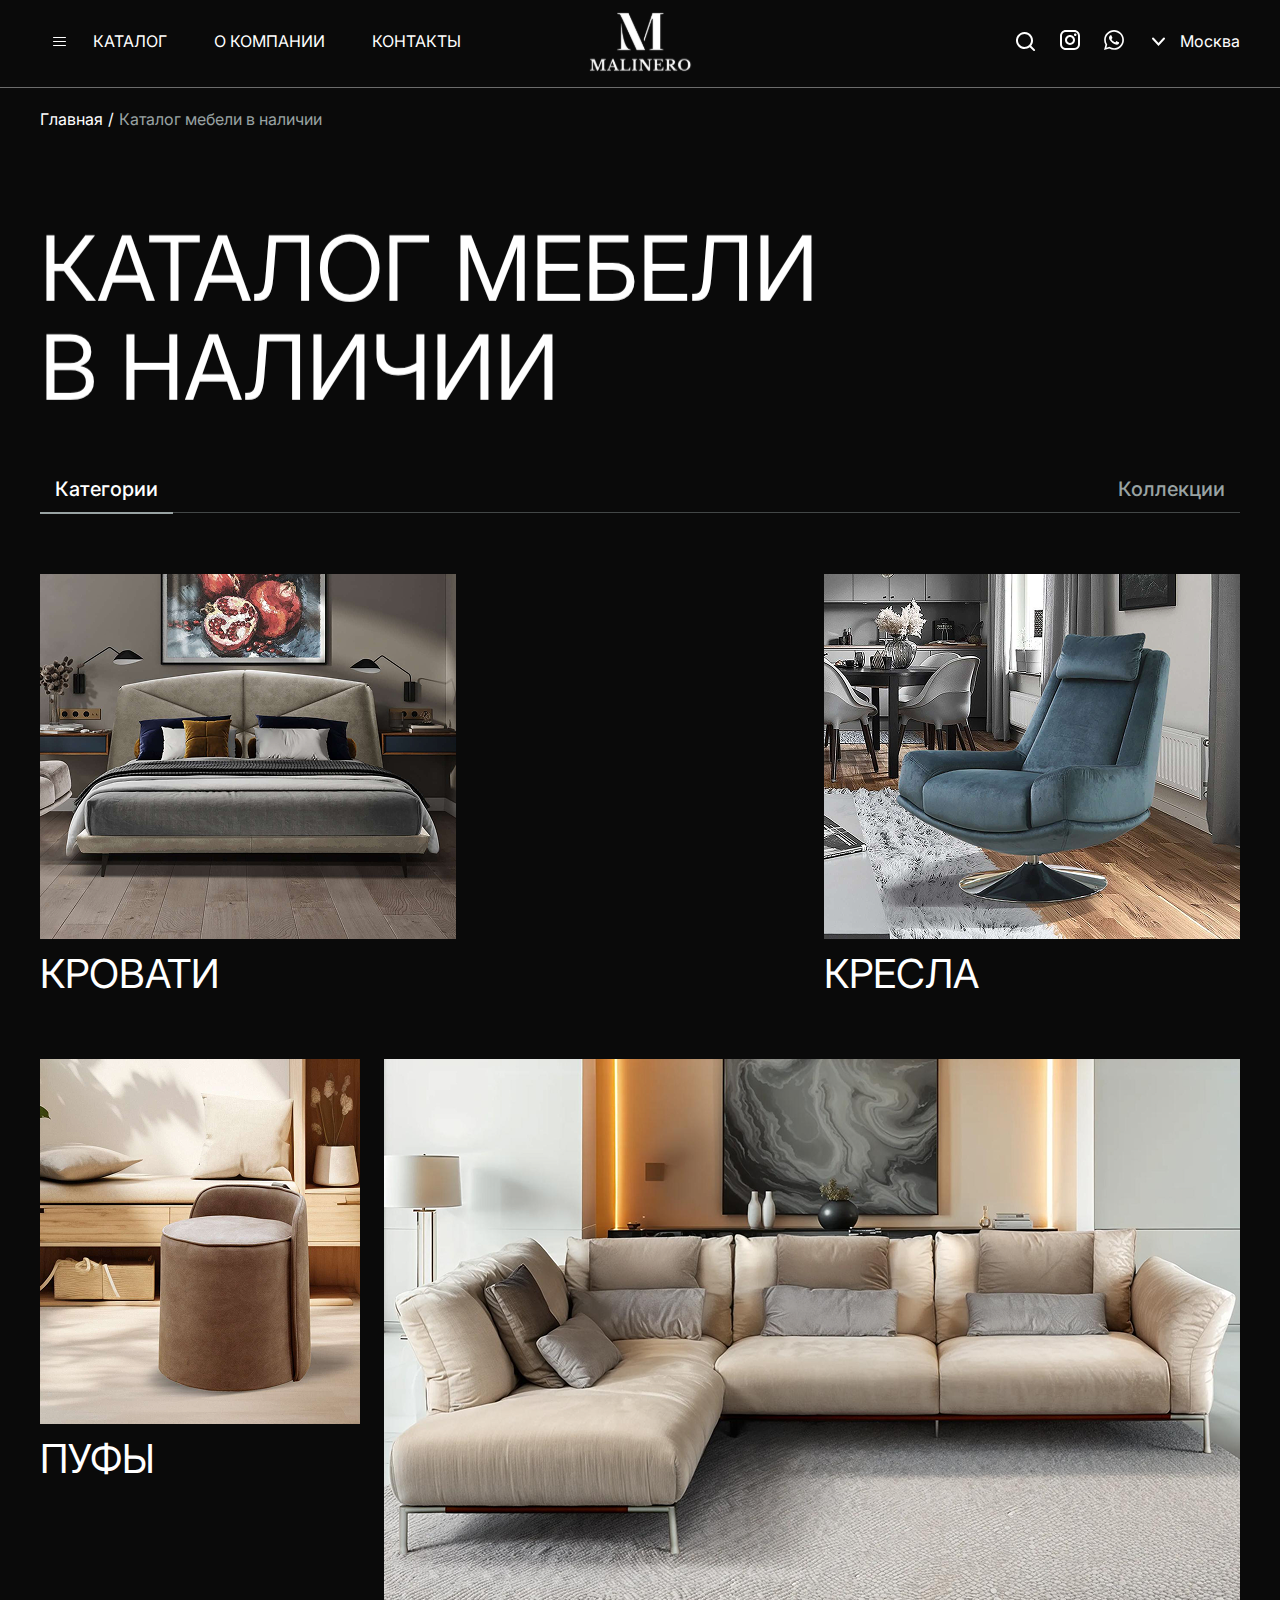
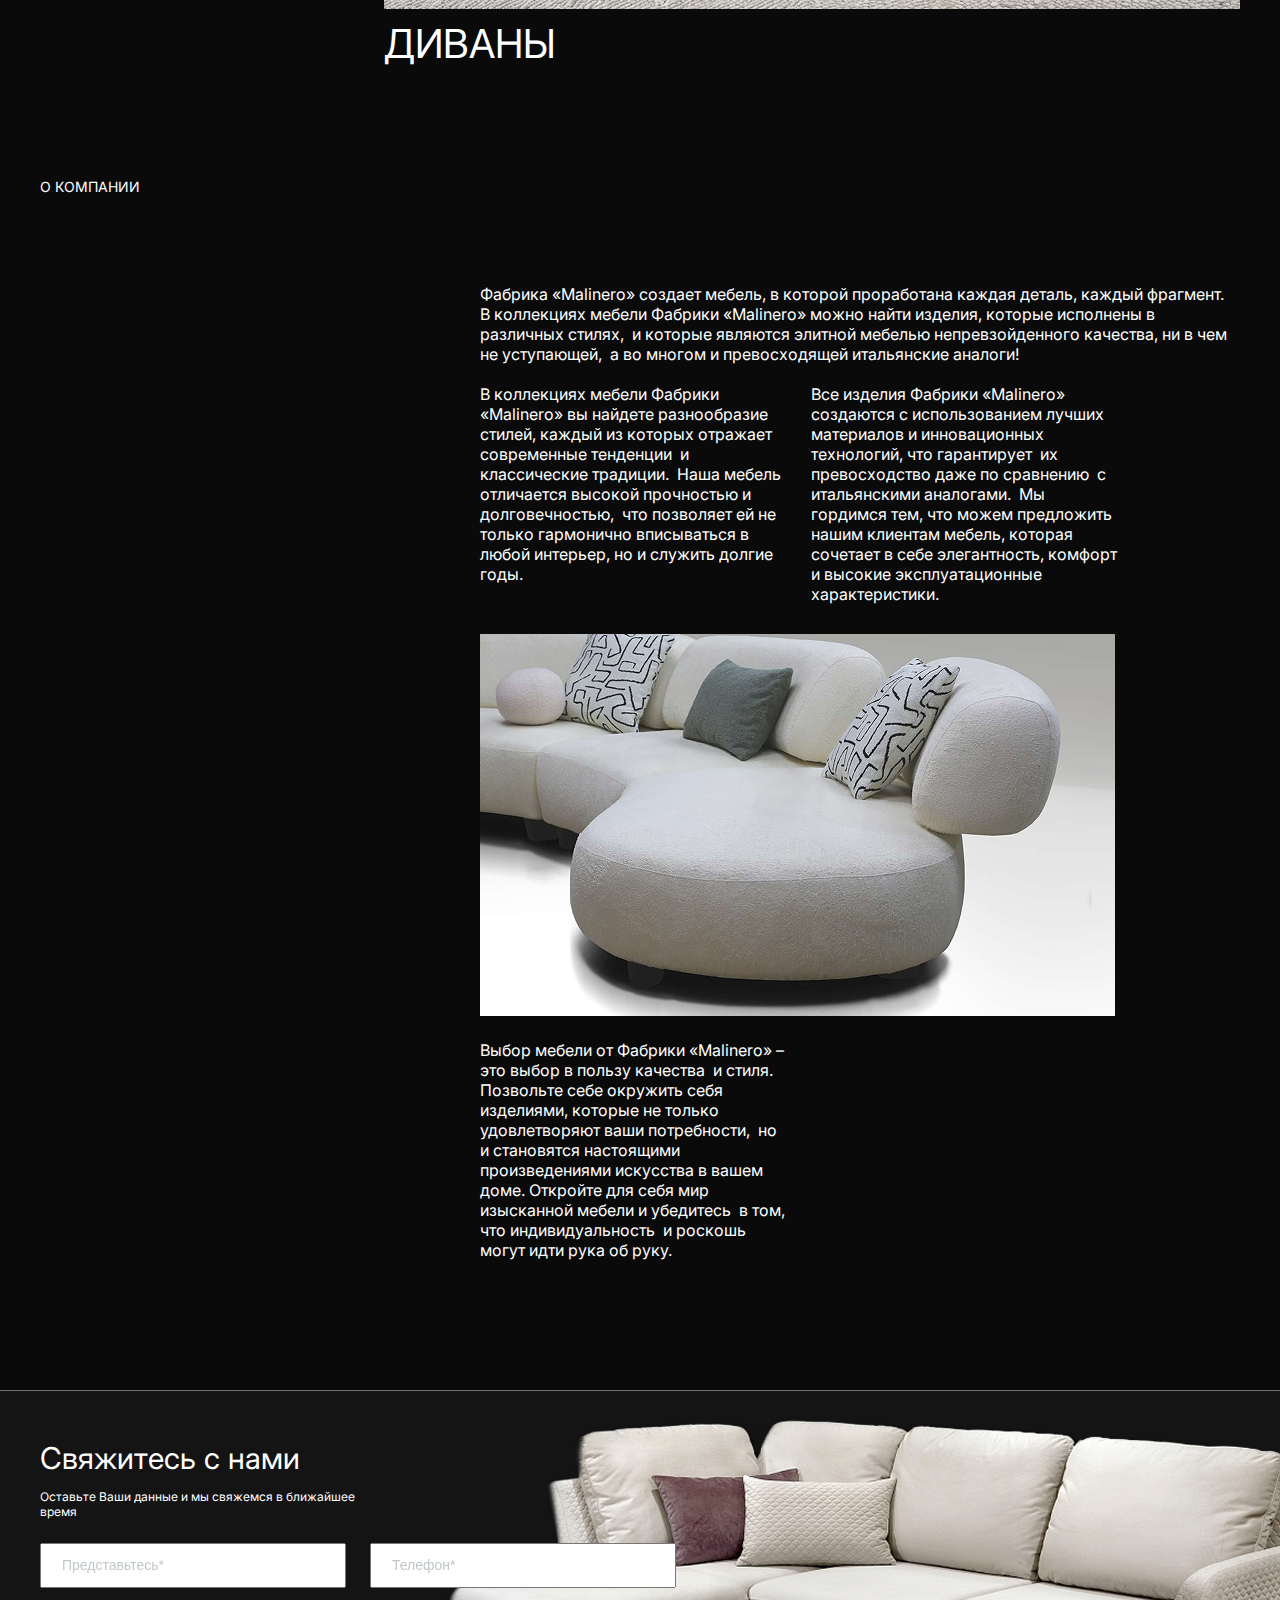
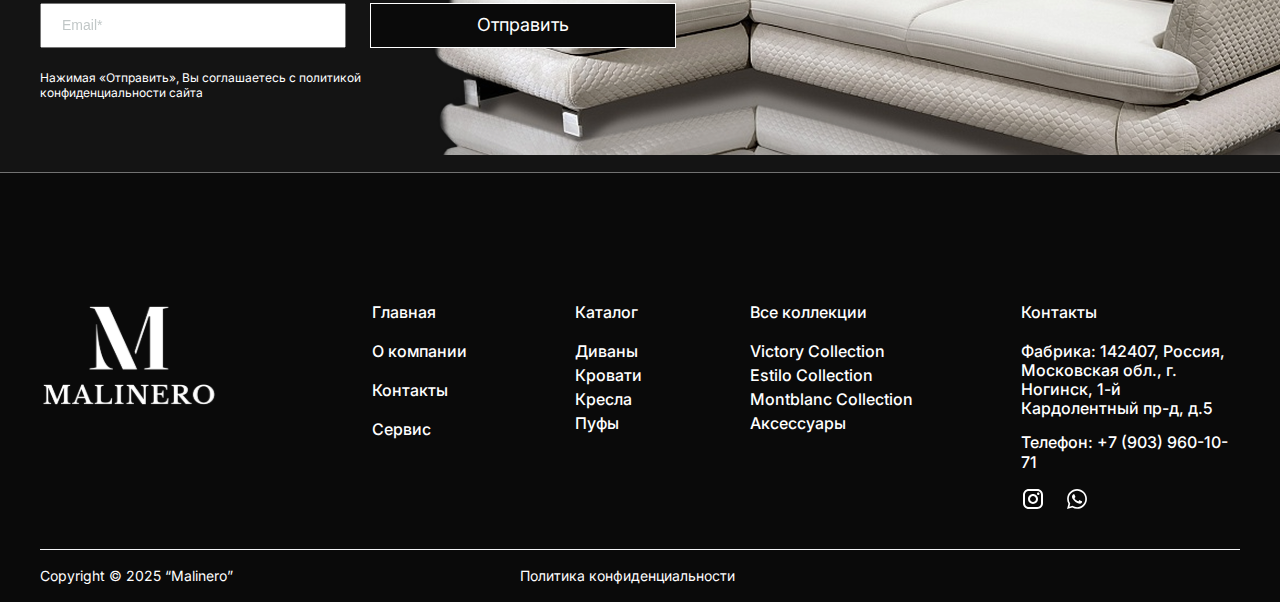
<file: catalog.html>
<!DOCTYPE html>
<html lang="en">
<head>
    <meta charset="UTF-8">
    <meta name="viewport" content="width=device-width, initial-scale=1" />

    <title>Malinero</title>
    <link rel="preconnect" href="https://fonts.googleapis.com">
    <link rel="preconnect" href="https://fonts.gstatic.com" crossorigin>
    <link href="https://fonts.googleapis.com/css2?family=Inter:ital,opsz,wght@0,14..32,100..900;1,14..32,100..900&display=swap" rel="stylesheet">
    <link rel="stylesheet" href="https://cdn.jsdelivr.net/npm/swiper@11/swiper-bundle.min.css" />

    <link rel="stylesheet" href="css/main.css">
    <link rel="stylesheet" href="css/media.css">

</head>
<body>
<header>
    <nav class="navbar">
        <div class="hamburger-menu df a-center">
            <input id="menu__toggle--mob" type="checkbox" />
            <label class="menu__btn" for="menu__toggle--mob">
                <span></span>
            </label>


        </div>
        <div class="menu__box ">
            <a href="" class="navbar__logo">
                <img src="images/logo.svg" alt="logo">
            </a>
            <div class="menu__box--content">

                <form action="" class="search__form">
                    <input type="text" name="search" id="search__mob" class="search__input" placeholder="Я хочу найти">
                    <button class="search__btn btn"></button>
                </form>
                <ul class="menu__box--block">
                    <li>
                        <a class="menu__item" href="catalog.html">Каталог мебели в наличии</a>
                        <ul class="menu__box--sub">
                            <li><a class="menu__item" href="collections.html">Диваны</a></li>
                            <li><a class="menu__item" href="#">Кровати</a></li>
                            <li><a class="menu__item" href="#">Кресла</a></li>
                            <li><a class="menu__item" href="#">Пуфы</a></li>

                        </ul>
                    </li>
                    <li>
                        <a class="menu__item" href="#">Все коллекции</a>
                        <ul class="menu__box--sub">
                            <li><a class="menu__item" href="#">Victory Collection</a></li>
                            <li><a class="menu__item" href="#">Estilo Collection</a></li>
                            <li><a class="menu__item" href="#">Montblanc Collection</a></li>
                            <li><a class="menu__item" href="#">Аксессуары</a></li>

                        </ul>
                    </li>
                    <li>
                        <a class="menu__item" href="about.html">О компании</a>
                    </li>
                    <li>
                        <a class="menu__item" href="delivery.html">Доставка</a>
                    </li>
                </ul>
                <div class="contacts">
                    <h2 class="contacts__title">
                        Контакты
                    </h2>
                    <p>Фабрика: 142407, Россия, Московская обл., г. Ногинск, 1-й Кардолентный пр-д, д.5</p>
                    <p>Телефон: <a href="tel:+7 (903) 960-10-71">+7 (903) 960-10-71</a></p>
                    <div class="socials">
                        <a href="" class="socials__item">
                            <img src="images/instagram.svg" alt="instagram">
                            <img src="images/instagram-hover.svg" alt="instagram-hover">
                        </a>
                        <a href="" class="socials__item">
                            <img src="images/whatsapp.svg" alt="whatsapp">
                            <img src="images/whatsapp-hover.svg" alt="whatsapp">
                        </a>
                    </div>
                </div>
            </div>

        </div>
        <div class="container df pr">

            <div class="hamburger-menu df a-center">
                <input id="menu__toggle" type="checkbox" />
                <label class="menu__btn" for="menu__toggle">
                    <span></span>
                </label>


            </div>

            <ul class="top-menu df a-center">
                <li class="top-menu__item">
                    <a href="catalog.html" class="top-menu__link">
                        каталог
                    </a>
                </li>
                <li class="top-menu__item">
                    <a href="about.html" class="top-menu__link">
                        о компании
                    </a>
                </li>
                <li class="top-menu__item">
                    <a href="contacts.html" class="top-menu__link">
                        контакты
                    </a>
                </li>
            </ul>

            <a href="" class="navbar__logo">
                <img src="images/logo.svg" alt="logo">
            </a>


            <div class="navbar__contacts df a-center">

                <div class="search">
                    <button class="btn search__open"></button>
                    <form action="" class="search__form dn">
                        <input type="text" name="search" id="search" class="search__input" placeholder="Я хочу найти">
                        <button class="search__btn btn"></button>
                    </form>
                </div>
                <div class="socials df">
                    <a href="" class="socials__item">
                        <img src="images/instagram.svg" alt="instagram">
                        <img src="images/instagram-hover.svg" alt="instagram">
                    </a>
                    <a href="" class="socials__item">
                        <img src="images/whatsapp.svg" alt="whatsapp">
                        <img src="images/whatsapp-hover.svg" alt="whatsapp">
                    </a>
                </div>
                <div class="cities">
                    <div class="cities__selected">Москва</div>
                    <ul class="cities__list dn">
                        <li class="cities__item">Москва</li>
                        <li class="cities__item">Санкт-Перербург</li>
                        <li class="cities__item">Москва</li>
                        <li class="cities__item">Санкт-Перербург</li>
                    </ul>
                </div>
            </div>
        </div>
    </nav>



</header>
<nav class="mobile__navbar dn">
    <div class="container">
        <ul class="mobile__navbar--list df a-center j-spc-btw">
            <li class="mobile__navbar--item">
                <a href="index.html" class="mobile__navbar--link mobile__navbar--link-active">
                    <svg xmlns="http://www.w3.org/2000/svg" width="28" height="28" viewBox="0 0 28 28" fill="none">
                        <path fill-rule="evenodd" clip-rule="evenodd" d="M5 12.4538V23.0001H10V18.5001C10 16.5671 11.567 15.0001 13.5 15.0001C15.433 15.0001 17 16.5671 17 18.5001V23.0001H22V12.4538L18.354 9.26353L13.5 5.29211L8.64605 9.26353L5 12.4538ZM8 8.50005L12.8668 4.51816C13.2351 4.21677 13.7649 4.21677 14.1332 4.51816L19 8.50005L22.6585 11.7012C22.8755 11.8911 23 12.1655 23 12.4538V23.0001C23 23.5523 22.5523 24.0001 22 24.0001H17C16.4477 24.0001 16 23.5523 16 23.0001V18.5001C16 17.1193 14.8807 16.0001 13.5 16.0001C12.1193 16.0001 11 17.1193 11 18.5001V23.0001C11 23.5523 10.5523 24.0001 10 24.0001H5C4.44772 24.0001 4 23.5523 4 23.0001V12.4538C4 12.1655 4.12448 11.8911 4.3415 11.7012L8 8.50005Z" fill="white"/>
                    </svg>
                    Главная
                </a>
            </li>
            <li class="mobile__navbar--item">
                <a href="about.html" class="mobile__navbar--link ">
                    <svg xmlns="http://www.w3.org/2000/svg" width="28" height="28" viewBox="0 0 28 28" fill="none">
                        <path d="M22.5098 4V24H6.25977V21.5195H5.00977V20.2695H6.25977V17.7598H5.00977V16.5098H6.25977V11.5098H5.00977V10.2598H6.25977V7.75977H5.00977V6.50977H6.25977V4H22.5098ZM21.2598 5.25H7.50977V22.75H21.2598V5.25ZM20.0098 9H13.7598V7.75H20.0098V9ZM20.0098 11.5H13.7598V10.25H20.0098V11.5ZM10.6348 20.2109C10.3809 20.2109 10.1432 20.1654 9.92188 20.0742C9.70052 19.9831 9.50521 19.8529 9.33594 19.6836C9.16667 19.5143 9.03646 19.319 8.94531 19.0977C8.85417 18.8763 8.80534 18.6354 8.79883 18.375C8.79883 18.1211 8.8444 17.8835 8.93555 17.6621C9.02669 17.4408 9.1569 17.2487 9.32617 17.0859C9.49544 16.9232 9.69076 16.7897 9.91211 16.6855C10.1335 16.5814 10.3743 16.5326 10.6348 16.5391C10.8887 16.5391 11.1263 16.5879 11.3477 16.6855C11.569 16.7832 11.7611 16.9134 11.9238 17.0762C12.0866 17.2389 12.2201 17.4342 12.3242 17.6621C12.4284 17.89 12.4772 18.1276 12.4707 18.375C12.4707 18.6289 12.4219 18.8665 12.3242 19.0879C12.2266 19.3092 12.0964 19.5046 11.9336 19.6738C11.7708 19.8431 11.5755 19.9733 11.3477 20.0645C11.1198 20.1556 10.8822 20.2044 10.6348 20.2109ZM10.6348 17.7109C10.446 17.7109 10.2897 17.7728 10.166 17.8965C10.0423 18.0202 9.97721 18.1797 9.9707 18.375C9.9707 18.5638 10.0326 18.7201 10.1562 18.8438C10.2799 18.9674 10.4395 19.0326 10.6348 19.0391C10.8236 19.0391 10.9798 18.9772 11.1035 18.8535C11.2272 18.7298 11.2923 18.5703 11.2988 18.375C11.2988 18.1862 11.237 18.0299 11.1133 17.9062C10.9896 17.7826 10.8301 17.7174 10.6348 17.7109ZM10.6348 11.4609C10.3809 11.4609 10.1432 11.4154 9.92188 11.3242C9.70052 11.2331 9.50521 11.1029 9.33594 10.9336C9.16667 10.7643 9.03646 10.569 8.94531 10.3477C8.85417 10.1263 8.80534 9.88542 8.79883 9.625C8.79883 9.37109 8.8444 9.13346 8.93555 8.91211C9.02669 8.69076 9.1569 8.4987 9.32617 8.33594C9.49544 8.17318 9.69076 8.03971 9.91211 7.93555C10.1335 7.83138 10.3743 7.78255 10.6348 7.78906C10.8887 7.78906 11.1263 7.83789 11.3477 7.93555C11.569 8.0332 11.7611 8.16341 11.9238 8.32617C12.0866 8.48893 12.2201 8.68424 12.3242 8.91211C12.4284 9.13997 12.4772 9.3776 12.4707 9.625C12.4707 9.87891 12.4219 10.1165 12.3242 10.3379C12.2266 10.5592 12.0964 10.7546 11.9336 10.9238C11.7708 11.0931 11.5755 11.2233 11.3477 11.3145C11.1198 11.4056 10.8822 11.4544 10.6348 11.4609ZM10.6348 8.96094C10.446 8.96094 10.2897 9.02279 10.166 9.14648C10.0423 9.27018 9.97721 9.42969 9.9707 9.625C9.9707 9.8138 10.0326 9.97005 10.1562 10.0938C10.2799 10.2174 10.4395 10.2826 10.6348 10.2891C10.8236 10.2891 10.9798 10.2272 11.1035 10.1035C11.2272 9.97982 11.2923 9.82031 11.2988 9.625C11.2988 9.4362 11.237 9.27995 11.1133 9.15625C10.9896 9.03255 10.8301 8.96745 10.6348 8.96094ZM20.0098 17.75H13.7598V16.5H20.0098V17.75ZM20.0098 20.25H13.7598V19H20.0098V20.25Z" fill="white"/>
                    </svg>
                    О комании
                </a>
            </li>
            <li class="mobile__navbar--item">
                <a href="catalog.html" class="mobile__navbar--link ">
                    <svg xmlns="http://www.w3.org/2000/svg" xmlns:xlink="http://www.w3.org/1999/xlink" width="29" height="28" viewBox="0 0 29 28" fill="none">
                        <mask id="mask0_310_1440" style="mask-type:alpha" maskUnits="userSpaceOnUse" x="6" y="5" width="19" height="18">
                            <rect width="18" height="18" transform="translate(6.48047 5)" fill="url(#pattern0_310_1440)"/>
                        </mask>
                        <g mask="url(#mask0_310_1440)">
                            <rect x="7" y="4" width="17" height="19" fill="white"/>
                        </g>
                        <defs>
                            <pattern id="pattern0_310_1440" patternContentUnits="objectBoundingBox" width="1" height="1">
                                <use xlink:href="#image0_310_1440" transform="scale(0.001)"/>
                            </pattern>
                            <image id="image0_310_1440" width="1000" height="1000" preserveAspectRatio="none" xlink:href="[data-uri]"/>
                        </defs>
                    </svg>
                    Каталог
                </a>
            </li>
            <li class="mobile__navbar--item">
                <a href="contacts.html" class="mobile__navbar--link ">
                    <svg xmlns="http://www.w3.org/2000/svg" width="29" height="28" viewBox="0 0 29 28" fill="none">
                        <g clip-path="url(#clip0_310_1445)">
                            <path d="M14.7197 15.75C10.6856 15.75 7.2891 18.48 6.27697 22.1934C5.93809 23.4367 7.01442 24.5 8.30308 24.5H21.1364C22.4251 24.5 23.5014 23.4367 23.1625 22.1934C22.1504 18.48 18.7539 15.75 14.7197 15.75Z" stroke="white" stroke-width="1.25" stroke-linecap="round"/>
                            <path d="M18.8024 8.16671C18.8024 10.4219 16.9742 12.25 14.719 12.25C12.4639 12.25 10.6357 10.4219 10.6357 8.16671C10.6357 5.91154 12.4639 4.08337 14.719 4.08337C16.9742 4.08337 18.8024 5.91154 18.8024 8.16671Z" stroke="white" stroke-width="1.25" stroke-linecap="round"/>
                        </g>
                        <defs>
                            <clipPath id="clip0_310_1445">
                                <rect width="28" height="28" fill="white" transform="translate(0.719727)"/>
                            </clipPath>
                        </defs>
                    </svg>
                    Контакты
                </a>
            </li>
            <li class="mobile__navbar--item">
                <a href="tel:" class="mobile__navbar--link ">
                    <svg xmlns="http://www.w3.org/2000/svg" width="29" height="28" viewBox="0 0 29 28" fill="none">
                        <path d="M11.083 4.68583L10.1509 4.96663C9.32095 5.21691 8.57978 5.69908 8.0146 6.35638C7.44943 7.01367 7.08378 7.81874 6.9607 8.67683C6.5746 11.3652 7.4378 14.5086 9.5191 18.1135C11.5952 21.7093 13.8806 24.0259 16.3961 25.0399C17.2043 25.3657 18.0891 25.4525 18.9453 25.29C19.8014 25.1275 20.5929 24.7226 21.2256 24.1234L21.9302 23.4552C22.3877 23.0222 22.6725 22.4378 22.7316 21.8106C22.7906 21.1834 22.62 20.5561 22.2513 20.0453L20.4885 17.6013C20.2502 17.2714 19.9146 17.0243 19.5287 16.8947C19.1429 16.765 18.7262 16.7594 18.337 16.8785L15.6707 17.6936L15.6018 17.7066C15.308 17.7495 14.6294 17.1138 13.7844 15.65C12.9004 14.1186 12.7184 13.2229 12.9615 12.9915L14.3174 11.7266C14.8127 11.2641 15.1511 10.6583 15.2851 9.99396C15.4192 9.32964 15.3422 8.64003 15.0649 8.02163L14.2043 6.10933C13.9455 5.53387 13.4863 5.07216 12.9123 4.81025C12.3382 4.54835 11.6872 4.50412 11.083 4.68583ZM13.0213 6.64233L13.8793 8.55463C14.0458 8.92554 14.0922 9.33922 14.012 9.73781C13.9319 10.1364 13.7291 10.5 13.4321 10.7776L12.0723 12.0438C11.2013 12.868 11.4899 14.2746 12.6599 16.3C13.7597 18.2058 14.7633 19.147 15.8423 18.9832L16.0035 18.9494L18.7179 18.1213C18.8477 18.0815 18.9866 18.0832 19.1153 18.1264C19.244 18.1695 19.356 18.2518 19.4355 18.3618L21.1983 20.8058C21.3829 21.0612 21.4684 21.375 21.439 21.6887C21.4096 22.0024 21.2672 22.2948 21.0384 22.5114L20.3325 23.1796C19.8806 23.6074 19.3153 23.8964 18.7039 24.0123C18.0926 24.1282 17.4608 24.0661 16.8836 23.8335C14.6762 22.9443 12.5897 20.8292 10.6462 17.4635C8.6975 14.09 7.9084 11.2209 8.2477 8.86143C8.33553 8.24839 8.59669 7.6732 9.00043 7.2036C9.40417 6.73399 9.93367 6.38951 10.5266 6.21073L11.4587 5.92993C11.7609 5.83912 12.0858 5.86133 12.3728 5.9924C12.6599 6.12348 12.8894 6.35448 13.0187 6.64233" fill="white"/>
                    </svg>
                    Звонок
                </a>
            </li>

        </ul>
    </div>
</nav>
  <main>
        <section class="catalog">
            <div class="container">
                <div class="breadcrumbs df a-center">
                    <a href="/" class="breadcrumbs__link">Главная</a>
                    /
                   <span class="breadcrumbs__item">Каталог мебели в наличии</span>
                </div>
                <div class="page__title--block">
                <h1 class="page__title">Каталог мебели в наличии</h1>
                </div>
                <div class="catalog__tabs df j-spc-btw a-center">
                    <a href="catalog.html" class="tab__item tab__item--active">Категории</a>
                    <a href="collections.html" class="tab__item ">Коллекции</a>
                </div>
                <div class="category__list df f-column">
                    <div class="category__row df j-spc-btw f-wrap">
                        <div class="card">
                            <a href="">
                                <div class="card__img">
                                <img src="images/card8.png" alt="card8">
                                </div>
                                <h2 class="card__title">кровати</h2>
                            </a>
                        </div>
                        <div class="card">
                            <a href="">
                                <div class="card__img">
                                <img src="images/card9.png" alt="card8">
                                </div>
                                <h2 class="card__title">кресла</h2>
                            </a>
                        </div>
                    </div>
                    <div class="category__row df ">
                        <div class="card">
                            <a href="">
                                <div class="card__img">
                                <img src="images/card10.png" alt="card10">
                                </div>

                                <h2 class="card__title">пуфы</h2>
                            </a>

                        </div>
                        <div class="card">
                            <a href="">
                                <div class="card__img">
                                <img src="images/card11.png" alt="card11">
                                </div>
                                <h2 class="card__title">диваны</h2>
                            </a>

                        </div>
                    </div>
                </div>
            </div>
        </section>
      <section class="company">
          <div class="container">
              <div class="company__info df">
                  <div class="company__left">
                      <h3>О компании</h3>
                  </div>
                  <div class="company__right">
                      <div class="section__title--block">
                        <h2 class="section__title">фабрика malinero</h2>
                      </div>
                      <p>Фабрика «Malinero» создает мебель, в которой проработана каждая деталь, каждый фрагмент.  В коллекциях мебели Фабрики «Malinero» можно найти изделия, которые исполнены в различных стилях,  и которые являются элитной мебелью непревзойденного качества, ни в чем не уступающей,  а во многом и превосходящей итальянские аналоги!</p>
                      <div class="df">
                          <p>В коллекциях мебели Фабрики «Malinero» вы найдете разнообразие стилей, каждый из которых отражает современные тенденции  и классические традиции.  Наша мебель отличается высокой прочностью и долговечностью,  что позволяет ей не только гармонично вписываться в любой интерьер, но и служить долгие годы.</p>
                            <p>Все изделия Фабрики «Malinero» создаются с использованием лучших материалов и инновационных технологий, что гарантирует  их превосходство даже по сравнению  с итальянскими аналогами.  Мы гордимся тем, что можем предложить нашим клиентам мебель, которая сочетает в себе элегантность, комфорт и высокие эксплуатационные характеристики.</p>
                      </div>
                      <img src="images/fabric.png" alt="fabric">
                      <p>Выбор мебели от Фабрики «Malinero» – это выбор в пользу качества  и стиля. Позвольте себе окружить себя изделиями, которые не только удовлетворяют ваши потребности,  но и становятся настоящими произведениями искусства в вашем доме. Откройте для себя мир изысканной мебели и убедитесь  в том, что индивидуальность  и роскошь могут идти рука об руку.</p>
                  </div>
              </div>
          </div>
      </section>
      <section class="contact">
          <div class="container">
              <div class="contact__left">
                  <h2 class="contacts__title">Свяжитесь с нами</h2>
                  <p>Оставьте Ваши данные и мы свяжемся в ближайшее время</p>
                  <form action="" class="contact__form df f-wrap">
                      <input type="text" placeholder="Представьтесь*" class="contact__input">
                      <input type="tel" placeholder="Телефон*" class="contact__input js-phone-mask">                      <input type="email" placeholder="Email*" class="contact__input">
                      <button class="btn btn__outline">Отправить</button>
                  </form>
                  <p>Нажимая «Отправить», Вы соглашаетесь с политикой конфиденциальности сайта</p>
              </div>
          </div>
      </section>
  </main>
<footer>
    <div class="container">
        <div class="footer__top df">
            <div class="footer__col">
                <a href="/">
                    <img src="images/footer-logo.svg" alt="footer-logo">
                </a>
            </div>
            <div class="footer__col">
                <div class="footer__menu df f-column">
                    <a href="index.html">Главная</a>
                    <a href="about.html">О компании</a>
                    <a href="collections.html">Контакты</a>
                    <a href="">Сервис</a>
                </div>
            </div>
            <div class="footer__col">
                <h4>Каталог</h4>
                <div class="footer__menu df f-column">
                    <a href="">Диваны</a>
                    <a href="">Кровати</a>
                    <a href="">Кресла</a>
                    <a href="">Пуфы</a>
                </div>
            </div>
            <div class="footer__col">
                <h4>Все коллекции</h4>
                <div class="footer__menu df f-column">
                    <a href="">Victory Collection</a>
                    <a href="">Estilo Collection</a>
                    <a href="">Montblanc Collection</a>
                    <a href="">Аксессуары</a>
                </div>
            </div>
            <div class="footer__col">
                <h4>Контакты</h4>
                <p>Фабрика: 142407, Россия,
                    Московская обл., г. Ногинск,
                    1-й Кардолентный пр-д, д.5</p>
                <p>Телефон: <a href="tel:+7 (903) 960-10-71">+7 (903) 960-10-71</a></p>
                <div class="socials df">
                    <a href="" class="socials__item">
                        <img src="images/instagram.svg" alt="instagram">
                        <img src="images/instagram-hover.svg" alt="instagram">
                    </a>
                    <a href="" class="socials__item">
                        <img src="images/whatsapp.svg" alt="whatsapp">
                        <img src="images/whatsapp-hover.svg" alt="whatsapp">
                    </a>
                </div>
            </div>
        </div>
        <div class="footer__bottom df">
            <p>Copyright © 2025 “Malinero”</p>
            <a href="policy.html">Политика конфиденциальности</a>
        </div>
    </div>
</footer>
  <script src="https://cdn.jsdelivr.net/npm/swiper@11/swiper-bundle.min.js"></script>
<script src="js/inputMask/inputmask.min.js"></script>

<script src="js/main.js"></script>
</body>
</html>
</file>
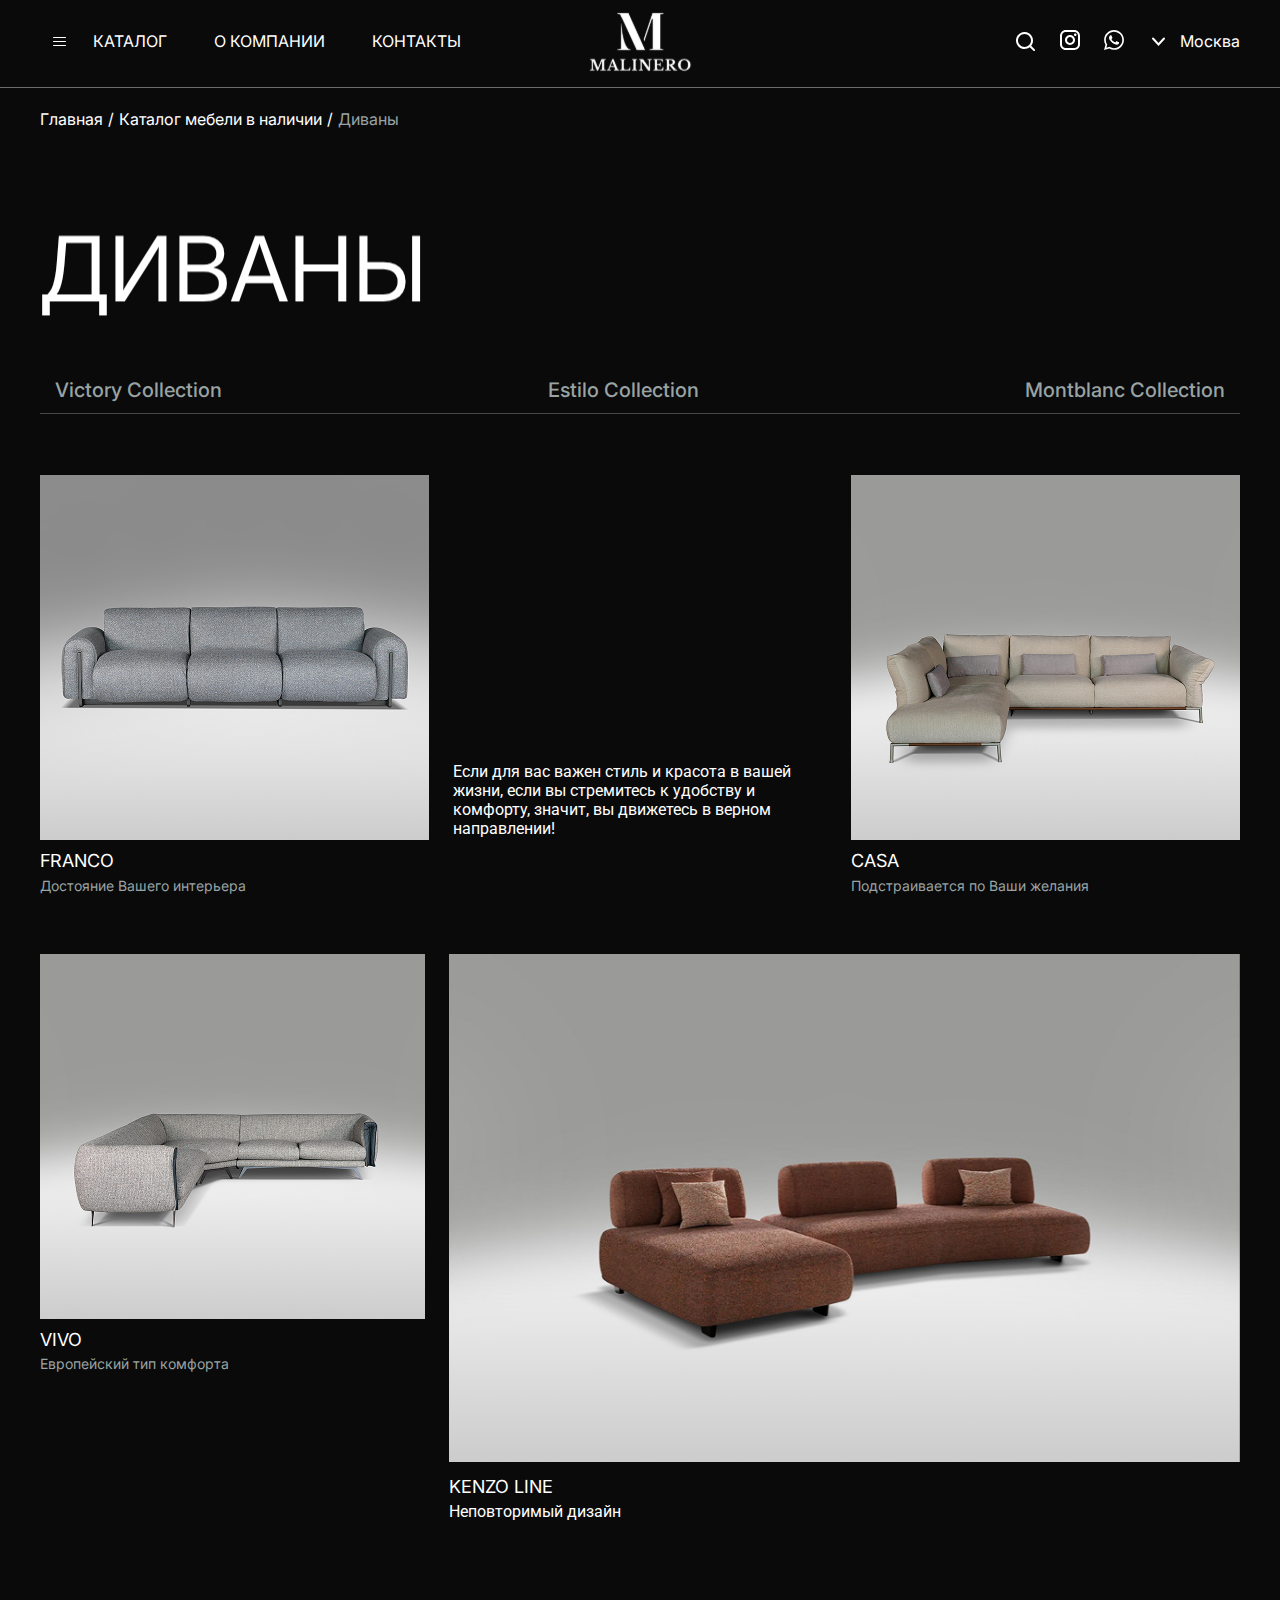
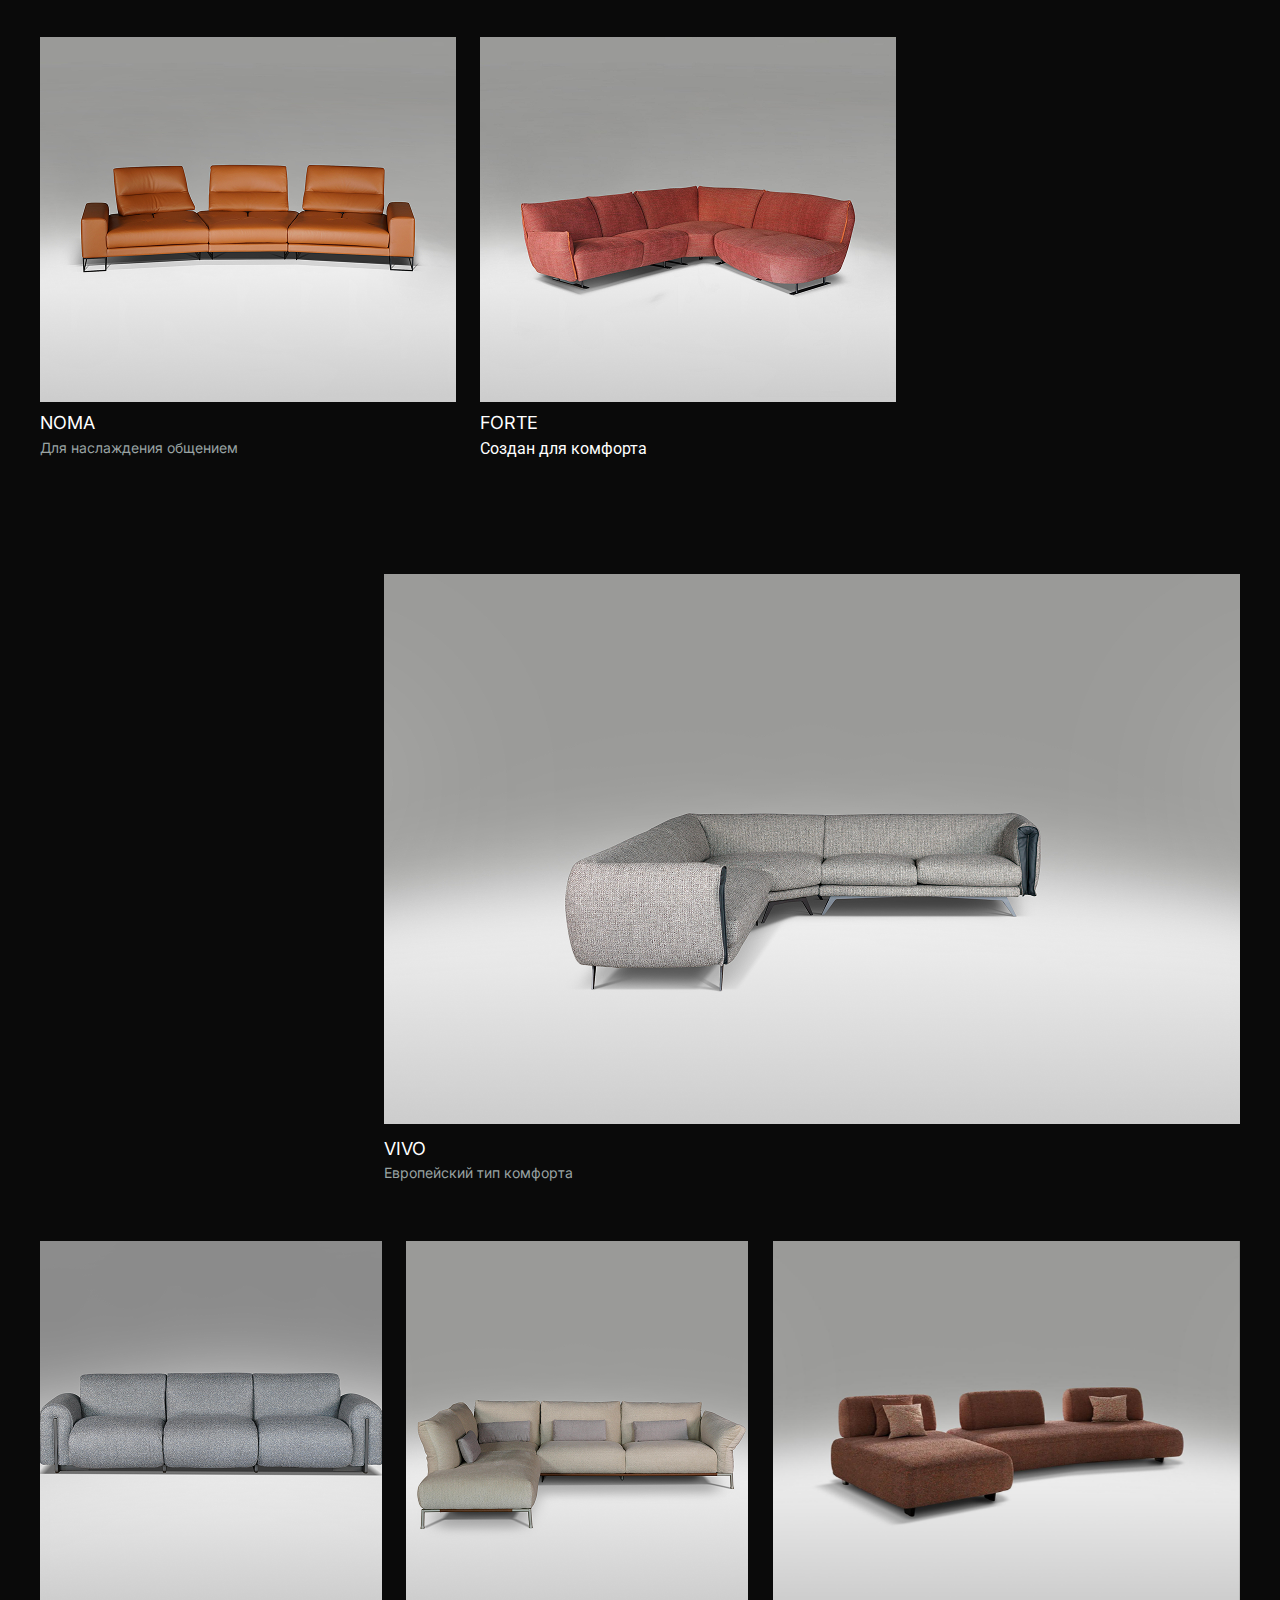
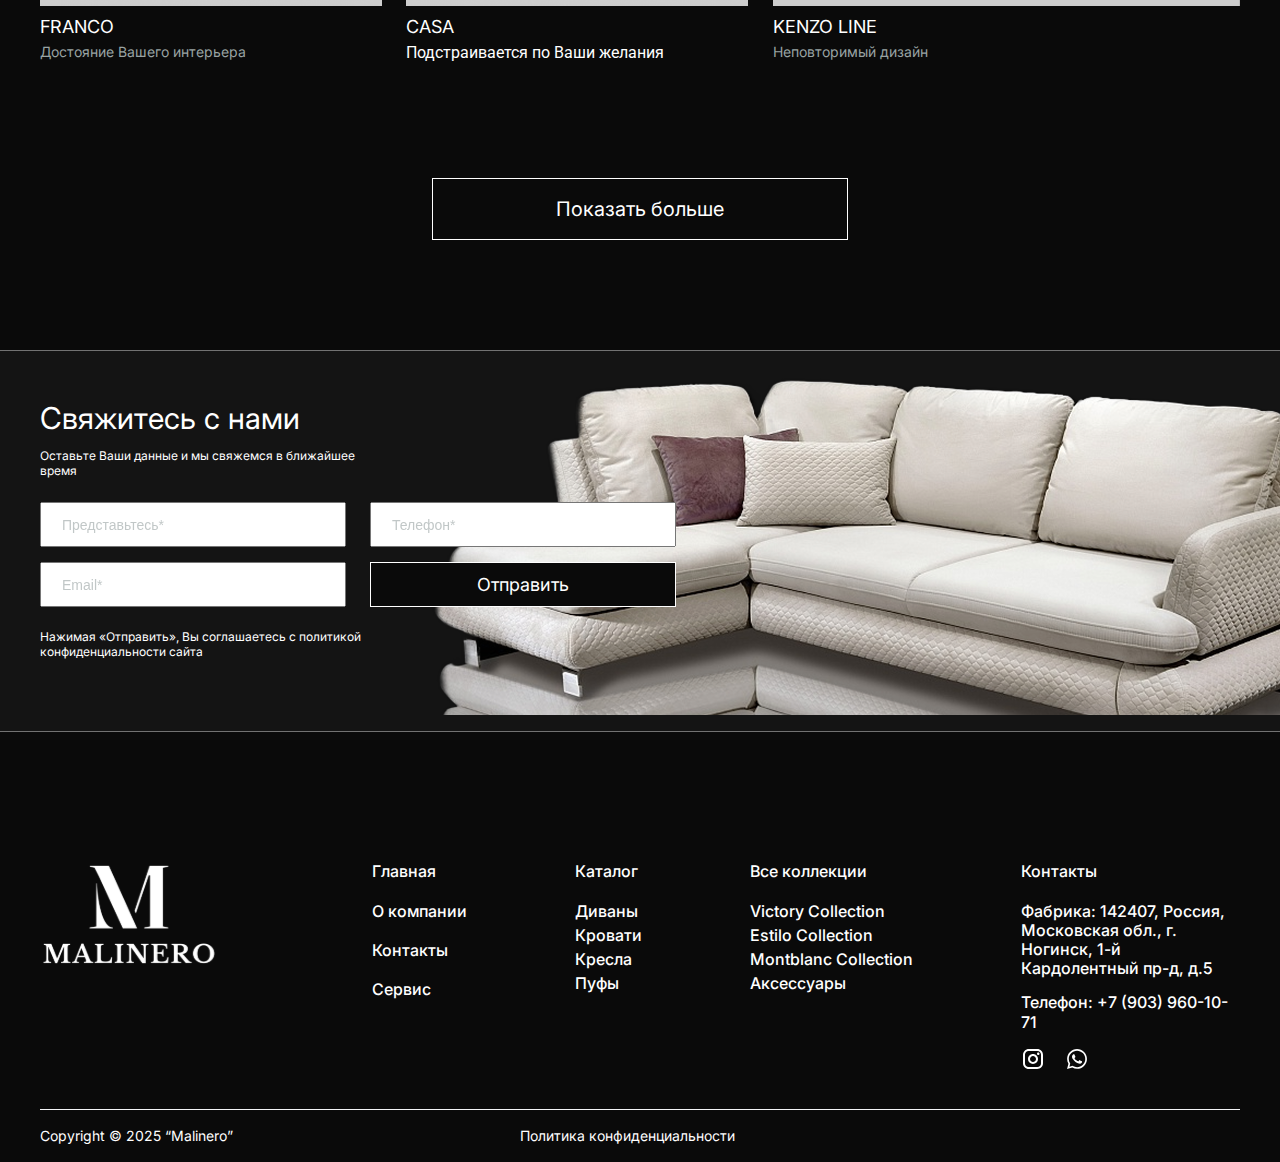
<file: collections.html>
<!DOCTYPE html>
<html lang="en">
<head>
    <meta charset="UTF-8">
    <meta name="viewport" content="width=device-width, initial-scale=1" />

    <title>Malinero</title>
    <link rel="preconnect" href="https://fonts.googleapis.com">
    <link rel="preconnect" href="https://fonts.gstatic.com" crossorigin>
    <link href="https://fonts.googleapis.com/css2?family=Inter:ital,opsz,wght@0,14..32,100..900;1,14..32,100..900&display=swap" rel="stylesheet">
    <link rel="preconnect" href="https://fonts.googleapis.com">
    <link rel="preconnect" href="https://fonts.gstatic.com" crossorigin>
    <link href="https://fonts.googleapis.com/css2?family=Roboto:ital,wght@0,100..900;1,100..900&display=swap" rel="stylesheet">

    <link rel="stylesheet" href="https://cdn.jsdelivr.net/npm/swiper@11/swiper-bundle.min.css" />

    <link rel="stylesheet" href="css/main.css">
    <link rel="stylesheet" href="css/media.css">
</head>
<body>
<header>
    <nav class="navbar">
        <div class="hamburger-menu df a-center">
            <input id="menu__toggle--mob" type="checkbox" />
            <label class="menu__btn" for="menu__toggle--mob">
                <span></span>
            </label>


        </div>
        <div class="menu__box ">
            <a href="" class="navbar__logo">
                <img src="images/logo.svg" alt="logo">
            </a>
            <div class="menu__box--content">

                <form action="" class="search__form">
                    <input type="text" name="search" id="search__mob" class="search__input" placeholder="Я хочу найти">
                    <button class="search__btn btn"></button>
                </form>
                <ul class="menu__box--block">
                    <li>
                        <a class="menu__item" href="catalog.html">Каталог мебели в наличии</a>
                        <ul class="menu__box--sub">
                            <li><a class="menu__item" href="collections.html">Диваны</a></li>
                            <li><a class="menu__item" href="#">Кровати</a></li>
                            <li><a class="menu__item" href="#">Кресла</a></li>
                            <li><a class="menu__item" href="#">Пуфы</a></li>

                        </ul>
                    </li>
                    <li>
                        <a class="menu__item" href="#">Все коллекции</a>
                        <ul class="menu__box--sub">
                            <li><a class="menu__item" href="#">Victory Collection</a></li>
                            <li><a class="menu__item" href="#">Estilo Collection</a></li>
                            <li><a class="menu__item" href="#">Montblanc Collection</a></li>
                            <li><a class="menu__item" href="#">Аксессуары</a></li>

                        </ul>
                    </li>
                    <li>
                        <a class="menu__item" href="about.html">О компании</a>
                    </li>
                    <li>
                        <a class="menu__item" href="delivery.html">Доставка</a>
                    </li>
                </ul>
                <div class="contacts">
                    <h2 class="contacts__title">
                        Контакты
                    </h2>
                    <p>Фабрика: 142407, Россия, Московская обл., г. Ногинск, 1-й Кардолентный пр-д, д.5</p>
                    <p>Телефон: <a href="tel:+7 (903) 960-10-71">+7 (903) 960-10-71</a></p>
                    <div class="socials">
                        <a href="" class="socials__item">
                            <img src="images/instagram.svg" alt="instagram">
                            <img src="images/instagram-hover.svg" alt="instagram-hover">
                        </a>
                        <a href="" class="socials__item">
                            <img src="images/whatsapp.svg" alt="whatsapp">
                            <img src="images/whatsapp-hover.svg" alt="whatsapp">
                        </a>
                    </div>
                </div>
            </div>

        </div>
        <div class="container df pr">

            <div class="hamburger-menu df a-center">
                <input id="menu__toggle" type="checkbox" />
                <label class="menu__btn" for="menu__toggle">
                    <span></span>
                </label>


            </div>

            <ul class="top-menu df a-center">
                <li class="top-menu__item">
                    <a href="catalog.html" class="top-menu__link">
                        каталог
                    </a>
                </li>
                <li class="top-menu__item">
                    <a href="about.html" class="top-menu__link">
                        о компании
                    </a>
                </li>
                <li class="top-menu__item">
                    <a href="contacts.html" class="top-menu__link">
                        контакты
                    </a>
                </li>
            </ul>

            <a href="" class="navbar__logo">
                <img src="images/logo.svg" alt="logo">
            </a>


            <div class="navbar__contacts df a-center">

                <div class="search">
                    <button class="btn search__open"></button>
                    <form action="" class="search__form dn">
                        <input type="text" name="search" id="search" class="search__input" placeholder="Я хочу найти">
                        <button class="search__btn btn"></button>
                    </form>
                </div>
                <div class="socials df">
                    <a href="" class="socials__item">
                        <img src="images/instagram.svg" alt="instagram">
                        <img src="images/instagram-hover.svg" alt="instagram">
                    </a>
                    <a href="" class="socials__item">
                        <img src="images/whatsapp.svg" alt="whatsapp">
                        <img src="images/whatsapp-hover.svg" alt="whatsapp">
                    </a>
                </div>
                <div class="cities">
                    <div class="cities__selected">Москва</div>
                    <ul class="cities__list dn">
                        <li class="cities__item">Москва</li>
                        <li class="cities__item">Санкт-Перербург</li>
                        <li class="cities__item">Москва</li>
                        <li class="cities__item">Санкт-Перербург</li>
                    </ul>
                </div>
            </div>
        </div>
    </nav>



</header>
<nav class="mobile__navbar dn">
    <div class="container">
        <ul class="mobile__navbar--list df a-center j-spc-btw">
            <li class="mobile__navbar--item">
                <a href="index.html" class="mobile__navbar--link mobile__navbar--link-active">
                    <svg xmlns="http://www.w3.org/2000/svg" width="28" height="28" viewBox="0 0 28 28" fill="none">
                        <path fill-rule="evenodd" clip-rule="evenodd" d="M5 12.4538V23.0001H10V18.5001C10 16.5671 11.567 15.0001 13.5 15.0001C15.433 15.0001 17 16.5671 17 18.5001V23.0001H22V12.4538L18.354 9.26353L13.5 5.29211L8.64605 9.26353L5 12.4538ZM8 8.50005L12.8668 4.51816C13.2351 4.21677 13.7649 4.21677 14.1332 4.51816L19 8.50005L22.6585 11.7012C22.8755 11.8911 23 12.1655 23 12.4538V23.0001C23 23.5523 22.5523 24.0001 22 24.0001H17C16.4477 24.0001 16 23.5523 16 23.0001V18.5001C16 17.1193 14.8807 16.0001 13.5 16.0001C12.1193 16.0001 11 17.1193 11 18.5001V23.0001C11 23.5523 10.5523 24.0001 10 24.0001H5C4.44772 24.0001 4 23.5523 4 23.0001V12.4538C4 12.1655 4.12448 11.8911 4.3415 11.7012L8 8.50005Z" fill="white"/>
                    </svg>
                    Главная
                </a>
            </li>
            <li class="mobile__navbar--item">
                <a href="about.html" class="mobile__navbar--link ">
                    <svg xmlns="http://www.w3.org/2000/svg" width="28" height="28" viewBox="0 0 28 28" fill="none">
                        <path d="M22.5098 4V24H6.25977V21.5195H5.00977V20.2695H6.25977V17.7598H5.00977V16.5098H6.25977V11.5098H5.00977V10.2598H6.25977V7.75977H5.00977V6.50977H6.25977V4H22.5098ZM21.2598 5.25H7.50977V22.75H21.2598V5.25ZM20.0098 9H13.7598V7.75H20.0098V9ZM20.0098 11.5H13.7598V10.25H20.0098V11.5ZM10.6348 20.2109C10.3809 20.2109 10.1432 20.1654 9.92188 20.0742C9.70052 19.9831 9.50521 19.8529 9.33594 19.6836C9.16667 19.5143 9.03646 19.319 8.94531 19.0977C8.85417 18.8763 8.80534 18.6354 8.79883 18.375C8.79883 18.1211 8.8444 17.8835 8.93555 17.6621C9.02669 17.4408 9.1569 17.2487 9.32617 17.0859C9.49544 16.9232 9.69076 16.7897 9.91211 16.6855C10.1335 16.5814 10.3743 16.5326 10.6348 16.5391C10.8887 16.5391 11.1263 16.5879 11.3477 16.6855C11.569 16.7832 11.7611 16.9134 11.9238 17.0762C12.0866 17.2389 12.2201 17.4342 12.3242 17.6621C12.4284 17.89 12.4772 18.1276 12.4707 18.375C12.4707 18.6289 12.4219 18.8665 12.3242 19.0879C12.2266 19.3092 12.0964 19.5046 11.9336 19.6738C11.7708 19.8431 11.5755 19.9733 11.3477 20.0645C11.1198 20.1556 10.8822 20.2044 10.6348 20.2109ZM10.6348 17.7109C10.446 17.7109 10.2897 17.7728 10.166 17.8965C10.0423 18.0202 9.97721 18.1797 9.9707 18.375C9.9707 18.5638 10.0326 18.7201 10.1562 18.8438C10.2799 18.9674 10.4395 19.0326 10.6348 19.0391C10.8236 19.0391 10.9798 18.9772 11.1035 18.8535C11.2272 18.7298 11.2923 18.5703 11.2988 18.375C11.2988 18.1862 11.237 18.0299 11.1133 17.9062C10.9896 17.7826 10.8301 17.7174 10.6348 17.7109ZM10.6348 11.4609C10.3809 11.4609 10.1432 11.4154 9.92188 11.3242C9.70052 11.2331 9.50521 11.1029 9.33594 10.9336C9.16667 10.7643 9.03646 10.569 8.94531 10.3477C8.85417 10.1263 8.80534 9.88542 8.79883 9.625C8.79883 9.37109 8.8444 9.13346 8.93555 8.91211C9.02669 8.69076 9.1569 8.4987 9.32617 8.33594C9.49544 8.17318 9.69076 8.03971 9.91211 7.93555C10.1335 7.83138 10.3743 7.78255 10.6348 7.78906C10.8887 7.78906 11.1263 7.83789 11.3477 7.93555C11.569 8.0332 11.7611 8.16341 11.9238 8.32617C12.0866 8.48893 12.2201 8.68424 12.3242 8.91211C12.4284 9.13997 12.4772 9.3776 12.4707 9.625C12.4707 9.87891 12.4219 10.1165 12.3242 10.3379C12.2266 10.5592 12.0964 10.7546 11.9336 10.9238C11.7708 11.0931 11.5755 11.2233 11.3477 11.3145C11.1198 11.4056 10.8822 11.4544 10.6348 11.4609ZM10.6348 8.96094C10.446 8.96094 10.2897 9.02279 10.166 9.14648C10.0423 9.27018 9.97721 9.42969 9.9707 9.625C9.9707 9.8138 10.0326 9.97005 10.1562 10.0938C10.2799 10.2174 10.4395 10.2826 10.6348 10.2891C10.8236 10.2891 10.9798 10.2272 11.1035 10.1035C11.2272 9.97982 11.2923 9.82031 11.2988 9.625C11.2988 9.4362 11.237 9.27995 11.1133 9.15625C10.9896 9.03255 10.8301 8.96745 10.6348 8.96094ZM20.0098 17.75H13.7598V16.5H20.0098V17.75ZM20.0098 20.25H13.7598V19H20.0098V20.25Z" fill="white"/>
                    </svg>
                    О комании
                </a>
            </li>
            <li class="mobile__navbar--item">
                <a href="catalog.html" class="mobile__navbar--link ">
                    <svg xmlns="http://www.w3.org/2000/svg" xmlns:xlink="http://www.w3.org/1999/xlink" width="29" height="28" viewBox="0 0 29 28" fill="none">
                        <mask id="mask0_310_1440" style="mask-type:alpha" maskUnits="userSpaceOnUse" x="6" y="5" width="19" height="18">
                            <rect width="18" height="18" transform="translate(6.48047 5)" fill="url(#pattern0_310_1440)"/>
                        </mask>
                        <g mask="url(#mask0_310_1440)">
                            <rect x="7" y="4" width="17" height="19" fill="white"/>
                        </g>
                        <defs>
                            <pattern id="pattern0_310_1440" patternContentUnits="objectBoundingBox" width="1" height="1">
                                <use xlink:href="#image0_310_1440" transform="scale(0.001)"/>
                            </pattern>
                            <image id="image0_310_1440" width="1000" height="1000" preserveAspectRatio="none" xlink:href="[data-uri]"/>
                        </defs>
                    </svg>
                    Каталог
                </a>
            </li>
            <li class="mobile__navbar--item">
                <a href="contacts.html" class="mobile__navbar--link ">
                    <svg xmlns="http://www.w3.org/2000/svg" width="29" height="28" viewBox="0 0 29 28" fill="none">
                        <g clip-path="url(#clip0_310_1445)">
                            <path d="M14.7197 15.75C10.6856 15.75 7.2891 18.48 6.27697 22.1934C5.93809 23.4367 7.01442 24.5 8.30308 24.5H21.1364C22.4251 24.5 23.5014 23.4367 23.1625 22.1934C22.1504 18.48 18.7539 15.75 14.7197 15.75Z" stroke="white" stroke-width="1.25" stroke-linecap="round"/>
                            <path d="M18.8024 8.16671C18.8024 10.4219 16.9742 12.25 14.719 12.25C12.4639 12.25 10.6357 10.4219 10.6357 8.16671C10.6357 5.91154 12.4639 4.08337 14.719 4.08337C16.9742 4.08337 18.8024 5.91154 18.8024 8.16671Z" stroke="white" stroke-width="1.25" stroke-linecap="round"/>
                        </g>
                        <defs>
                            <clipPath id="clip0_310_1445">
                                <rect width="28" height="28" fill="white" transform="translate(0.719727)"/>
                            </clipPath>
                        </defs>
                    </svg>
                    Контакты
                </a>
            </li>
            <li class="mobile__navbar--item">
                <a href="tel:" class="mobile__navbar--link ">
                    <svg xmlns="http://www.w3.org/2000/svg" width="29" height="28" viewBox="0 0 29 28" fill="none">
                        <path d="M11.083 4.68583L10.1509 4.96663C9.32095 5.21691 8.57978 5.69908 8.0146 6.35638C7.44943 7.01367 7.08378 7.81874 6.9607 8.67683C6.5746 11.3652 7.4378 14.5086 9.5191 18.1135C11.5952 21.7093 13.8806 24.0259 16.3961 25.0399C17.2043 25.3657 18.0891 25.4525 18.9453 25.29C19.8014 25.1275 20.5929 24.7226 21.2256 24.1234L21.9302 23.4552C22.3877 23.0222 22.6725 22.4378 22.7316 21.8106C22.7906 21.1834 22.62 20.5561 22.2513 20.0453L20.4885 17.6013C20.2502 17.2714 19.9146 17.0243 19.5287 16.8947C19.1429 16.765 18.7262 16.7594 18.337 16.8785L15.6707 17.6936L15.6018 17.7066C15.308 17.7495 14.6294 17.1138 13.7844 15.65C12.9004 14.1186 12.7184 13.2229 12.9615 12.9915L14.3174 11.7266C14.8127 11.2641 15.1511 10.6583 15.2851 9.99396C15.4192 9.32964 15.3422 8.64003 15.0649 8.02163L14.2043 6.10933C13.9455 5.53387 13.4863 5.07216 12.9123 4.81025C12.3382 4.54835 11.6872 4.50412 11.083 4.68583ZM13.0213 6.64233L13.8793 8.55463C14.0458 8.92554 14.0922 9.33922 14.012 9.73781C13.9319 10.1364 13.7291 10.5 13.4321 10.7776L12.0723 12.0438C11.2013 12.868 11.4899 14.2746 12.6599 16.3C13.7597 18.2058 14.7633 19.147 15.8423 18.9832L16.0035 18.9494L18.7179 18.1213C18.8477 18.0815 18.9866 18.0832 19.1153 18.1264C19.244 18.1695 19.356 18.2518 19.4355 18.3618L21.1983 20.8058C21.3829 21.0612 21.4684 21.375 21.439 21.6887C21.4096 22.0024 21.2672 22.2948 21.0384 22.5114L20.3325 23.1796C19.8806 23.6074 19.3153 23.8964 18.7039 24.0123C18.0926 24.1282 17.4608 24.0661 16.8836 23.8335C14.6762 22.9443 12.5897 20.8292 10.6462 17.4635C8.6975 14.09 7.9084 11.2209 8.2477 8.86143C8.33553 8.24839 8.59669 7.6732 9.00043 7.2036C9.40417 6.73399 9.93367 6.38951 10.5266 6.21073L11.4587 5.92993C11.7609 5.83912 12.0858 5.86133 12.3728 5.9924C12.6599 6.12348 12.8894 6.35448 13.0187 6.64233" fill="white"/>
                    </svg>
                    Звонок
                </a>
            </li>

        </ul>
    </div>
</nav>
  <main class="">
        <section class="catalog">
            <div class="container">
                <div class="breadcrumbs df a-center">
                    <a href="/" class="breadcrumbs__link">Главная</a>
                    /
                   <a  href="/" class="breadcrumbs__link">Каталог мебели в наличии</a>
                    /
                    <span class="breadcrumbs__item">Диваны</span>
                </div>
                <div class="page__title--block">
                <h1 class="page__title">диваны</h1>
                </div>
                <div class="catalog__tabs df j-spc-btw a-center">
                    <a href="catalog.html" class="tab__item ">Victory Collection</a>
                    <a href="collections.html" class="tab__item ">Estilo Collection</a>
                    <a href="collections.html" class="tab__item ">Montblanc Collection</a>
                </div>
                <div class="category__list collection__list df f-column">
                    <div class="category__row df j-spc-btw ">
                        <div class="card">
                            <a href="">
                                <div class="card__img">
                                <img src="images/franco.png" alt="card8">
                                </div>
                                <h2 class="card__title">franco</h2>
                                <p class="card__text">Достояние Вашего интерьера</p>
                            </a>
                        </div>
                        <div  class="card df a-end ">
                            <p>Если для вас важен стиль и красота в вашей жизни, если вы стремитесь к удобству и комфорту, значит,
                                вы движетесь в верном направлении!</p>
                        </div>
                        <div class="card">
                            <a href="">
                                <div class="card__img">
                                <img src="images/casa.png" alt="card8">
                                </div>
                                <h2 class="card__title">casa</h2>
                                <p class="card__text">Подстраивается по Ваши желания</p>

                            </a>
                        </div>
                    </div>
                    <div class="category__row df ">
                        <div class="card">
                            <a href="">
                                <div class="card__img">
                                <img src="images/vivo.png" alt="card10">
                                </div>

                                <h2 class="card__title">vivo</h2>
                                <p class="card__text">Европейский тип комфорта</p>

                            </a>

                        </div>
                        <div class="card">
                            <a href="">
                                <div class="card__img">
                                <img src="images/kenzo.png" alt="card11">
                                </div>
                                <h2 class="card__title">kenzo line</h2>
                                <p class="card__text">Неповторимый дизайн</p>

                            </a>

                        </div>
                    </div>
                    <div class="category__row df  ">
                        <div class="card">
                            <a href="">
                                <div class="card__img">
                                    <img src="images/noma.png" alt="card8">
                                </div>
                                <h2 class="card__title">noma</h2>
                                <p class="card__text">Для наслаждения общением</p>
                            </a>
                        </div>
                        <div class="card">
                            <a href="">
                                <div class="card__img">
                                    <img src="images/forte.png" alt="card8">
                                </div>
                                <h2 class="card__title">forte</h2>
                                <p class="card__text">Создан для комфорта</p>

                            </a>
                        </div>
                    </div>
                    <div class="category__row df  j-end">

                        <div class="card card--full" >
                            <a href="">
                                <div class="card__img">
                                    <img src="images/vivo-big.png" alt="card8">
                                </div>
                                <h2 class="card__title">vivo</h2>
                                <p class="card__text">Европейский тип комфорта</p>

                            </a>
                        </div>
                    </div>
                    <div class="category__row df  j-end">

                        <div class="card ">
                            <a href="">
                                <div class="card__img">
                                    <img src="images/franco.png" alt="card8">
                                </div>
                                <h2 class="card__title">franco</h2>
                                <p class="card__text">Достояние Вашего интерьера</p>

                            </a>
                        </div>
                        <div class="card">
                            <a href="">
                                <div class="card__img">
                                    <img src="images/casa.png" alt="card8">
                                </div>
                                <h2 class="card__title">casa</h2>
                                <p class="card__text">Подстраивается по Ваши желания</p>

                            </a>
                        </div>
                        <div class="card">
                            <a href="">
                                <div class="card__img">
                                    <img src="images/kenzo.png" alt="card8">
                                </div>
                                <h2 class="card__title">kenzo line</h2>
                                <p class="card__text">Неповторимый дизайн</p>

                            </a>
                        </div>
                    </div>
                    <a href="" class="btn btn__outline ">Показать больше</a>
                </div>
            </div>
        </section>

      <section class="contact">
          <div class="container">
              <div class="contact__left">
                  <h2 class="contacts__title">Свяжитесь с нами</h2>
                  <p>Оставьте Ваши данные и мы свяжемся в ближайшее время</p>
                  <form action="" class="contact__form df f-wrap">
                      <input type="text" placeholder="Представьтесь*" class="contact__input">
                      <input type="tel" placeholder="Телефон*" class="contact__input js-phone-mask">                      <input type="email" placeholder="Email*" class="contact__input">
                      <button class="btn btn__outline">Отправить</button>
                  </form>
                  <p>Нажимая «Отправить», Вы соглашаетесь с политикой конфиденциальности сайта</p>
              </div>
          </div>
      </section>
  </main>
<footer>
    <div class="container">
        <div class="footer__top df">
            <div class="footer__col">
                <a href="/">
                    <img src="images/footer-logo.svg" alt="footer-logo">
                </a>
            </div>
            <div class="footer__col">
                <div class="footer__menu df f-column">
                    <a href="index.html">Главная</a>
                    <a href="about.html">О компании</a>
                    <a href="collections.html">Контакты</a>
                    <a href="">Сервис</a>
                </div>
            </div>
            <div class="footer__col">
                <h4>Каталог</h4>
                <div class="footer__menu df f-column">
                    <a href="">Диваны</a>
                    <a href="">Кровати</a>
                    <a href="">Кресла</a>
                    <a href="">Пуфы</a>
                </div>
            </div>
            <div class="footer__col">
                <h4>Все коллекции</h4>
                <div class="footer__menu df f-column">
                    <a href="">Victory Collection</a>
                    <a href="">Estilo Collection</a>
                    <a href="">Montblanc Collection</a>
                    <a href="">Аксессуары</a>
                </div>
            </div>
            <div class="footer__col">
                <h4>Контакты</h4>
                <p>Фабрика: 142407, Россия,
                    Московская обл., г. Ногинск,
                    1-й Кардолентный пр-д, д.5</p>
                <p>Телефон: <a href="tel:+7 (903) 960-10-71">+7 (903) 960-10-71</a></p>
                <div class="socials df">
                    <a href="" class="socials__item">
                        <img src="images/instagram.svg" alt="instagram">
                        <img src="images/instagram-hover.svg" alt="instagram">
                    </a>
                    <a href="" class="socials__item">
                        <img src="images/whatsapp.svg" alt="whatsapp">
                        <img src="images/whatsapp-hover.svg" alt="whatsapp">
                    </a>
                </div>
            </div>
        </div>
        <div class="footer__bottom df">
            <p>Copyright © 2025 “Malinero”</p>
            <a href="policy.html">Политика конфиденциальности</a>
        </div>
    </div>
</footer>

  <script src="https://cdn.jsdelivr.net/npm/swiper@11/swiper-bundle.min.js"></script>
<script src="js/inputMask/inputmask.min.js"></script>

<script src="js/main.js"></script>
</body>
</html>
</file>
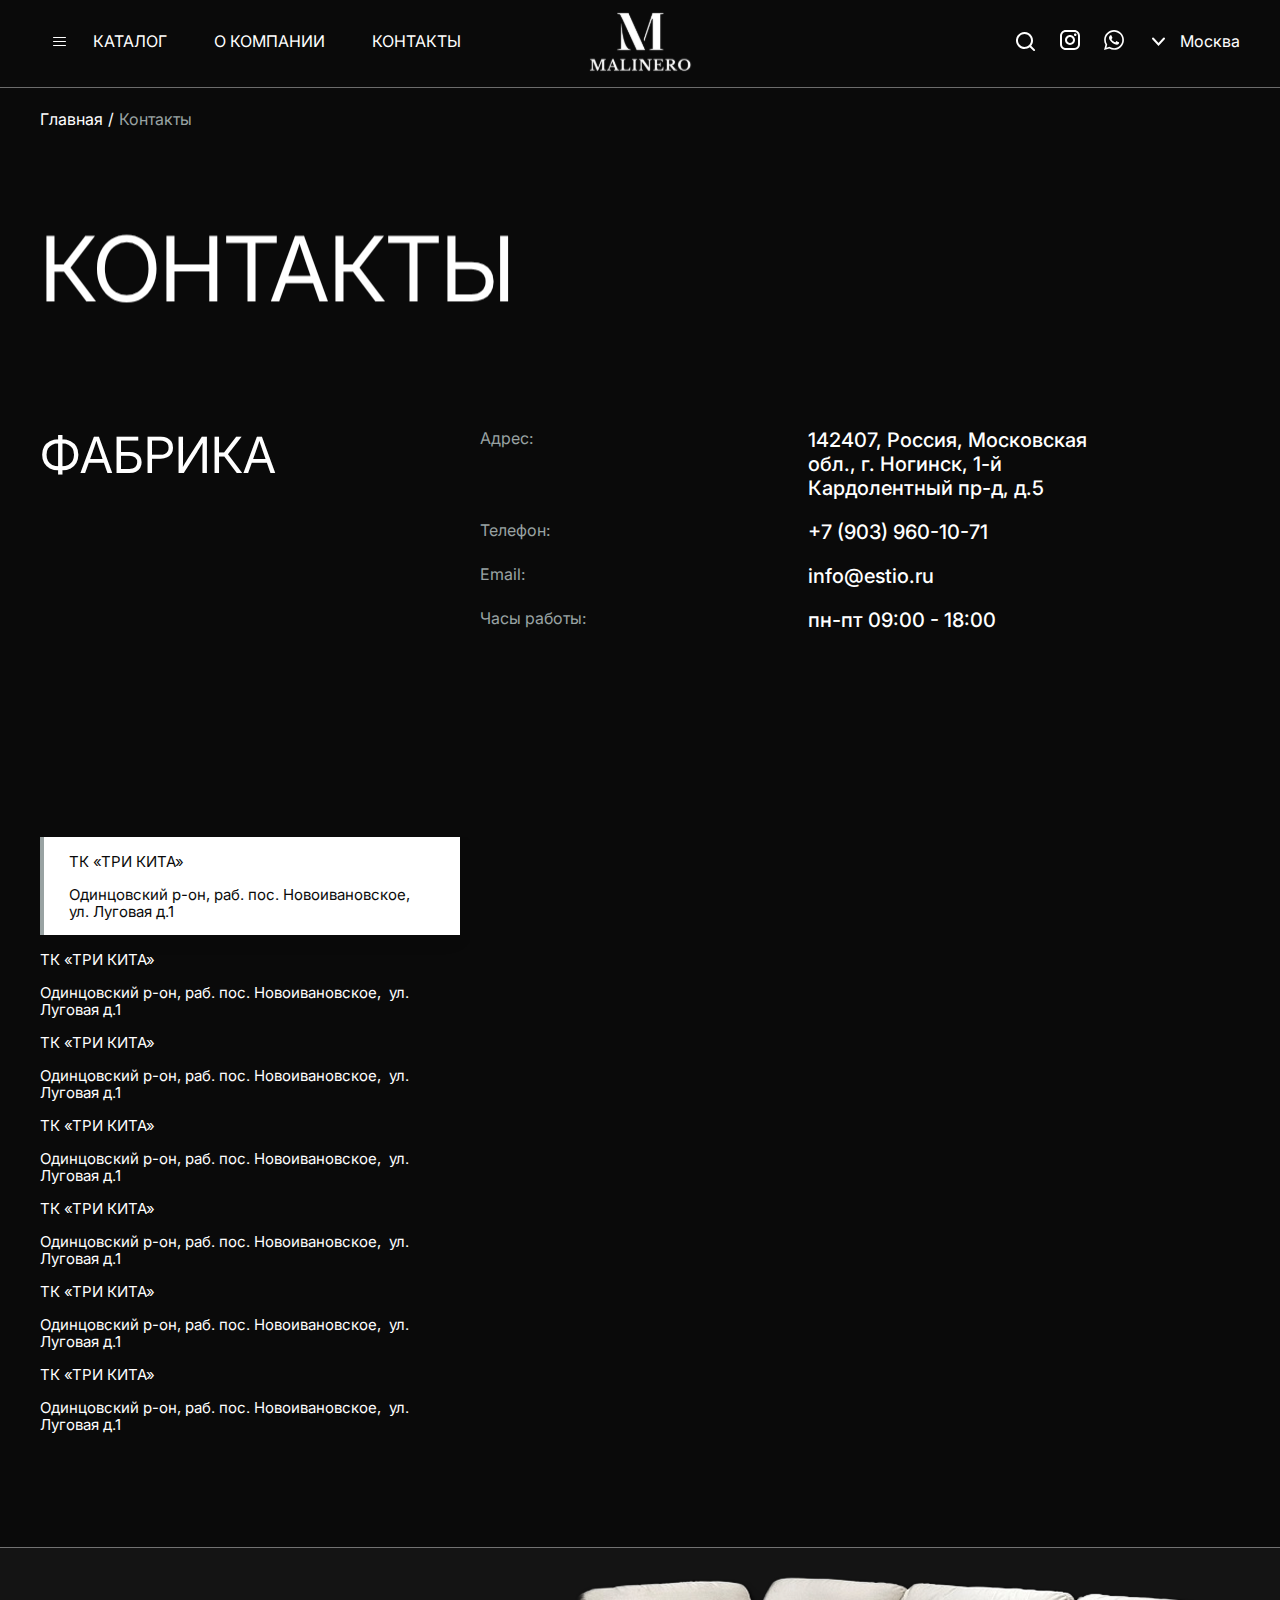
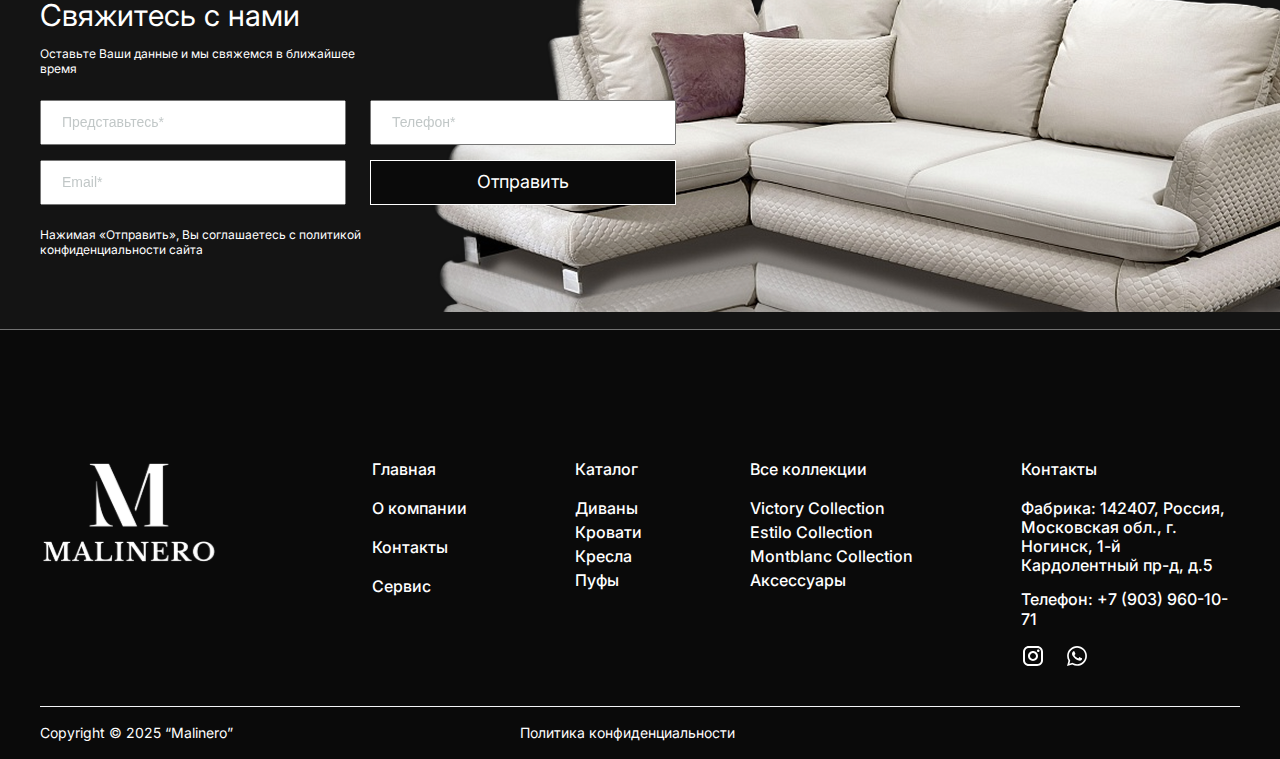
<file: contacts.html>
<!DOCTYPE html>
<html lang="en">
<head>
    <meta charset="UTF-8">
    <meta name="viewport" content="width=device-width, initial-scale=1" />

    <title>Malinero</title>
    <link rel="preconnect" href="https://fonts.googleapis.com">
    <link rel="preconnect" href="https://fonts.gstatic.com" crossorigin>
    <link href="https://fonts.googleapis.com/css2?family=Inter:ital,opsz,wght@0,14..32,100..900;1,14..32,100..900&display=swap" rel="stylesheet">
    <link rel="stylesheet" href="https://cdn.jsdelivr.net/npm/swiper@11/swiper-bundle.min.css" />

    <link rel="stylesheet" href="css/main.css">
    <link rel="stylesheet" href="css/media.css">
</head>
<body>
<header>
    <nav class="navbar">
        <div class="hamburger-menu df a-center">
            <input id="menu__toggle--mob" type="checkbox" />
            <label class="menu__btn" for="menu__toggle--mob">
                <span></span>
            </label>


        </div>
        <div class="menu__box ">
            <a href="" class="navbar__logo">
                <img src="images/logo.svg" alt="logo">
            </a>
            <div class="menu__box--content">

                <form action="" class="search__form">
                    <input type="text" name="search" id="search__mob" class="search__input" placeholder="Я хочу найти">
                    <button class="search__btn btn"></button>
                </form>
                <ul class="menu__box--block">
                    <li>
                        <a class="menu__item" href="catalog.html">Каталог мебели в наличии</a>
                        <ul class="menu__box--sub">
                            <li><a class="menu__item" href="collections.html">Диваны</a></li>
                            <li><a class="menu__item" href="#">Кровати</a></li>
                            <li><a class="menu__item" href="#">Кресла</a></li>
                            <li><a class="menu__item" href="#">Пуфы</a></li>

                        </ul>
                    </li>
                    <li>
                        <a class="menu__item" href="#">Все коллекции</a>
                        <ul class="menu__box--sub">
                            <li><a class="menu__item" href="#">Victory Collection</a></li>
                            <li><a class="menu__item" href="#">Estilo Collection</a></li>
                            <li><a class="menu__item" href="#">Montblanc Collection</a></li>
                            <li><a class="menu__item" href="#">Аксессуары</a></li>

                        </ul>
                    </li>
                    <li>
                        <a class="menu__item" href="about.html">О компании</a>
                    </li>
                    <li>
                        <a class="menu__item" href="delivery.html">Доставка</a>
                    </li>
                </ul>
                <div class="contacts">
                    <h2 class="contacts__title">
                        Контакты
                    </h2>
                    <p>Фабрика: 142407, Россия, Московская обл., г. Ногинск, 1-й Кардолентный пр-д, д.5</p>
                    <p>Телефон: <a href="tel:+7 (903) 960-10-71">+7 (903) 960-10-71</a></p>
                    <div class="socials">
                        <a href="" class="socials__item">
                            <img src="images/instagram.svg" alt="instagram">
                            <img src="images/instagram-hover.svg" alt="instagram-hover">
                        </a>
                        <a href="" class="socials__item">
                            <img src="images/whatsapp.svg" alt="whatsapp">
                            <img src="images/whatsapp-hover.svg" alt="whatsapp">
                        </a>
                    </div>
                </div>
            </div>

        </div>
        <div class="container df pr">

            <div class="hamburger-menu df a-center">
                <input id="menu__toggle" type="checkbox" />
                <label class="menu__btn" for="menu__toggle">
                    <span></span>
                </label>


            </div>

            <ul class="top-menu df a-center">
                <li class="top-menu__item">
                    <a href="catalog.html" class="top-menu__link">
                        каталог
                    </a>
                </li>
                <li class="top-menu__item">
                    <a href="about.html" class="top-menu__link">
                        о компании
                    </a>
                </li>
                <li class="top-menu__item">
                    <a href="contacts.html" class="top-menu__link">
                        контакты
                    </a>
                </li>
            </ul>

            <a href="" class="navbar__logo">
                <img src="images/logo.svg" alt="logo">
            </a>


            <div class="navbar__contacts df a-center">

                <div class="search">
                    <button class="btn search__open"></button>
                    <form action="" class="search__form dn">
                        <input type="text" name="search" id="search" class="search__input" placeholder="Я хочу найти">
                        <button class="search__btn btn"></button>
                    </form>
                </div>
                <div class="socials df">
                    <a href="" class="socials__item">
                        <img src="images/instagram.svg" alt="instagram">
                        <img src="images/instagram-hover.svg" alt="instagram">
                    </a>
                    <a href="" class="socials__item">
                        <img src="images/whatsapp.svg" alt="whatsapp">
                        <img src="images/whatsapp-hover.svg" alt="whatsapp">
                    </a>
                </div>
                <div class="cities">
                    <div class="cities__selected">Москва</div>
                    <ul class="cities__list dn">
                        <li class="cities__item">Москва</li>
                        <li class="cities__item">Санкт-Перербург</li>
                        <li class="cities__item">Москва</li>
                        <li class="cities__item">Санкт-Перербург</li>
                    </ul>
                </div>
            </div>
        </div>
    </nav>



</header>
<nav class="mobile__navbar dn">
    <div class="container">
        <ul class="mobile__navbar--list df a-center j-spc-btw">
            <li class="mobile__navbar--item">
                <a href="index.html" class="mobile__navbar--link mobile__navbar--link-active">
                    <svg xmlns="http://www.w3.org/2000/svg" width="28" height="28" viewBox="0 0 28 28" fill="none">
                        <path fill-rule="evenodd" clip-rule="evenodd" d="M5 12.4538V23.0001H10V18.5001C10 16.5671 11.567 15.0001 13.5 15.0001C15.433 15.0001 17 16.5671 17 18.5001V23.0001H22V12.4538L18.354 9.26353L13.5 5.29211L8.64605 9.26353L5 12.4538ZM8 8.50005L12.8668 4.51816C13.2351 4.21677 13.7649 4.21677 14.1332 4.51816L19 8.50005L22.6585 11.7012C22.8755 11.8911 23 12.1655 23 12.4538V23.0001C23 23.5523 22.5523 24.0001 22 24.0001H17C16.4477 24.0001 16 23.5523 16 23.0001V18.5001C16 17.1193 14.8807 16.0001 13.5 16.0001C12.1193 16.0001 11 17.1193 11 18.5001V23.0001C11 23.5523 10.5523 24.0001 10 24.0001H5C4.44772 24.0001 4 23.5523 4 23.0001V12.4538C4 12.1655 4.12448 11.8911 4.3415 11.7012L8 8.50005Z" fill="white"/>
                    </svg>
                    Главная
                </a>
            </li>
            <li class="mobile__navbar--item">
                <a href="about.html" class="mobile__navbar--link ">
                    <svg xmlns="http://www.w3.org/2000/svg" width="28" height="28" viewBox="0 0 28 28" fill="none">
                        <path d="M22.5098 4V24H6.25977V21.5195H5.00977V20.2695H6.25977V17.7598H5.00977V16.5098H6.25977V11.5098H5.00977V10.2598H6.25977V7.75977H5.00977V6.50977H6.25977V4H22.5098ZM21.2598 5.25H7.50977V22.75H21.2598V5.25ZM20.0098 9H13.7598V7.75H20.0098V9ZM20.0098 11.5H13.7598V10.25H20.0098V11.5ZM10.6348 20.2109C10.3809 20.2109 10.1432 20.1654 9.92188 20.0742C9.70052 19.9831 9.50521 19.8529 9.33594 19.6836C9.16667 19.5143 9.03646 19.319 8.94531 19.0977C8.85417 18.8763 8.80534 18.6354 8.79883 18.375C8.79883 18.1211 8.8444 17.8835 8.93555 17.6621C9.02669 17.4408 9.1569 17.2487 9.32617 17.0859C9.49544 16.9232 9.69076 16.7897 9.91211 16.6855C10.1335 16.5814 10.3743 16.5326 10.6348 16.5391C10.8887 16.5391 11.1263 16.5879 11.3477 16.6855C11.569 16.7832 11.7611 16.9134 11.9238 17.0762C12.0866 17.2389 12.2201 17.4342 12.3242 17.6621C12.4284 17.89 12.4772 18.1276 12.4707 18.375C12.4707 18.6289 12.4219 18.8665 12.3242 19.0879C12.2266 19.3092 12.0964 19.5046 11.9336 19.6738C11.7708 19.8431 11.5755 19.9733 11.3477 20.0645C11.1198 20.1556 10.8822 20.2044 10.6348 20.2109ZM10.6348 17.7109C10.446 17.7109 10.2897 17.7728 10.166 17.8965C10.0423 18.0202 9.97721 18.1797 9.9707 18.375C9.9707 18.5638 10.0326 18.7201 10.1562 18.8438C10.2799 18.9674 10.4395 19.0326 10.6348 19.0391C10.8236 19.0391 10.9798 18.9772 11.1035 18.8535C11.2272 18.7298 11.2923 18.5703 11.2988 18.375C11.2988 18.1862 11.237 18.0299 11.1133 17.9062C10.9896 17.7826 10.8301 17.7174 10.6348 17.7109ZM10.6348 11.4609C10.3809 11.4609 10.1432 11.4154 9.92188 11.3242C9.70052 11.2331 9.50521 11.1029 9.33594 10.9336C9.16667 10.7643 9.03646 10.569 8.94531 10.3477C8.85417 10.1263 8.80534 9.88542 8.79883 9.625C8.79883 9.37109 8.8444 9.13346 8.93555 8.91211C9.02669 8.69076 9.1569 8.4987 9.32617 8.33594C9.49544 8.17318 9.69076 8.03971 9.91211 7.93555C10.1335 7.83138 10.3743 7.78255 10.6348 7.78906C10.8887 7.78906 11.1263 7.83789 11.3477 7.93555C11.569 8.0332 11.7611 8.16341 11.9238 8.32617C12.0866 8.48893 12.2201 8.68424 12.3242 8.91211C12.4284 9.13997 12.4772 9.3776 12.4707 9.625C12.4707 9.87891 12.4219 10.1165 12.3242 10.3379C12.2266 10.5592 12.0964 10.7546 11.9336 10.9238C11.7708 11.0931 11.5755 11.2233 11.3477 11.3145C11.1198 11.4056 10.8822 11.4544 10.6348 11.4609ZM10.6348 8.96094C10.446 8.96094 10.2897 9.02279 10.166 9.14648C10.0423 9.27018 9.97721 9.42969 9.9707 9.625C9.9707 9.8138 10.0326 9.97005 10.1562 10.0938C10.2799 10.2174 10.4395 10.2826 10.6348 10.2891C10.8236 10.2891 10.9798 10.2272 11.1035 10.1035C11.2272 9.97982 11.2923 9.82031 11.2988 9.625C11.2988 9.4362 11.237 9.27995 11.1133 9.15625C10.9896 9.03255 10.8301 8.96745 10.6348 8.96094ZM20.0098 17.75H13.7598V16.5H20.0098V17.75ZM20.0098 20.25H13.7598V19H20.0098V20.25Z" fill="white"/>
                    </svg>
                    О комании
                </a>
            </li>
            <li class="mobile__navbar--item">
                <a href="catalog.html" class="mobile__navbar--link ">
                    <svg xmlns="http://www.w3.org/2000/svg" xmlns:xlink="http://www.w3.org/1999/xlink" width="29" height="28" viewBox="0 0 29 28" fill="none">
                        <mask id="mask0_310_1440" style="mask-type:alpha" maskUnits="userSpaceOnUse" x="6" y="5" width="19" height="18">
                            <rect width="18" height="18" transform="translate(6.48047 5)" fill="url(#pattern0_310_1440)"/>
                        </mask>
                        <g mask="url(#mask0_310_1440)">
                            <rect x="7" y="4" width="17" height="19" fill="white"/>
                        </g>
                        <defs>
                            <pattern id="pattern0_310_1440" patternContentUnits="objectBoundingBox" width="1" height="1">
                                <use xlink:href="#image0_310_1440" transform="scale(0.001)"/>
                            </pattern>
                            <image id="image0_310_1440" width="1000" height="1000" preserveAspectRatio="none" xlink:href="[data-uri]"/>
                        </defs>
                    </svg>
                    Каталог
                </a>
            </li>
            <li class="mobile__navbar--item">
                <a href="contacts.html" class="mobile__navbar--link ">
                    <svg xmlns="http://www.w3.org/2000/svg" width="29" height="28" viewBox="0 0 29 28" fill="none">
                        <g clip-path="url(#clip0_310_1445)">
                            <path d="M14.7197 15.75C10.6856 15.75 7.2891 18.48 6.27697 22.1934C5.93809 23.4367 7.01442 24.5 8.30308 24.5H21.1364C22.4251 24.5 23.5014 23.4367 23.1625 22.1934C22.1504 18.48 18.7539 15.75 14.7197 15.75Z" stroke="white" stroke-width="1.25" stroke-linecap="round"/>
                            <path d="M18.8024 8.16671C18.8024 10.4219 16.9742 12.25 14.719 12.25C12.4639 12.25 10.6357 10.4219 10.6357 8.16671C10.6357 5.91154 12.4639 4.08337 14.719 4.08337C16.9742 4.08337 18.8024 5.91154 18.8024 8.16671Z" stroke="white" stroke-width="1.25" stroke-linecap="round"/>
                        </g>
                        <defs>
                            <clipPath id="clip0_310_1445">
                                <rect width="28" height="28" fill="white" transform="translate(0.719727)"/>
                            </clipPath>
                        </defs>
                    </svg>
                    Контакты
                </a>
            </li>
            <li class="mobile__navbar--item">
                <a href="tel:" class="mobile__navbar--link ">
                    <svg xmlns="http://www.w3.org/2000/svg" width="29" height="28" viewBox="0 0 29 28" fill="none">
                        <path d="M11.083 4.68583L10.1509 4.96663C9.32095 5.21691 8.57978 5.69908 8.0146 6.35638C7.44943 7.01367 7.08378 7.81874 6.9607 8.67683C6.5746 11.3652 7.4378 14.5086 9.5191 18.1135C11.5952 21.7093 13.8806 24.0259 16.3961 25.0399C17.2043 25.3657 18.0891 25.4525 18.9453 25.29C19.8014 25.1275 20.5929 24.7226 21.2256 24.1234L21.9302 23.4552C22.3877 23.0222 22.6725 22.4378 22.7316 21.8106C22.7906 21.1834 22.62 20.5561 22.2513 20.0453L20.4885 17.6013C20.2502 17.2714 19.9146 17.0243 19.5287 16.8947C19.1429 16.765 18.7262 16.7594 18.337 16.8785L15.6707 17.6936L15.6018 17.7066C15.308 17.7495 14.6294 17.1138 13.7844 15.65C12.9004 14.1186 12.7184 13.2229 12.9615 12.9915L14.3174 11.7266C14.8127 11.2641 15.1511 10.6583 15.2851 9.99396C15.4192 9.32964 15.3422 8.64003 15.0649 8.02163L14.2043 6.10933C13.9455 5.53387 13.4863 5.07216 12.9123 4.81025C12.3382 4.54835 11.6872 4.50412 11.083 4.68583ZM13.0213 6.64233L13.8793 8.55463C14.0458 8.92554 14.0922 9.33922 14.012 9.73781C13.9319 10.1364 13.7291 10.5 13.4321 10.7776L12.0723 12.0438C11.2013 12.868 11.4899 14.2746 12.6599 16.3C13.7597 18.2058 14.7633 19.147 15.8423 18.9832L16.0035 18.9494L18.7179 18.1213C18.8477 18.0815 18.9866 18.0832 19.1153 18.1264C19.244 18.1695 19.356 18.2518 19.4355 18.3618L21.1983 20.8058C21.3829 21.0612 21.4684 21.375 21.439 21.6887C21.4096 22.0024 21.2672 22.2948 21.0384 22.5114L20.3325 23.1796C19.8806 23.6074 19.3153 23.8964 18.7039 24.0123C18.0926 24.1282 17.4608 24.0661 16.8836 23.8335C14.6762 22.9443 12.5897 20.8292 10.6462 17.4635C8.6975 14.09 7.9084 11.2209 8.2477 8.86143C8.33553 8.24839 8.59669 7.6732 9.00043 7.2036C9.40417 6.73399 9.93367 6.38951 10.5266 6.21073L11.4587 5.92993C11.7609 5.83912 12.0858 5.86133 12.3728 5.9924C12.6599 6.12348 12.8894 6.35448 13.0187 6.64233" fill="white"/>
                    </svg>
                    Звонок
                </a>
            </li>

        </ul>
    </div>
</nav>
  <main>
        <section class="contact-page">
            <div class="container">
                <div class="breadcrumbs df a-center">
                    <a href="/" class="breadcrumbs__link">Главная</a>
                    /
                   <span class="breadcrumbs__item">Контакты</span>
                </div>
                <div class="page__title--block">
                <h1 class="page__title">контакты</h1>
                </div>

                <div class="contact__info df ">
                    <div class="contact__info--left">
                        <div class="section__title--block">
                        <h2 class="section__title">фабрика</h2>
                        </div>
                    </div>
                    <div class="contact__info--right">
                        <div class="contact__row df j-spc-btw">
                            <p>Адрес:</p>
                            <p>142407, Россия,
                                Московская обл., г. Ногинск,
                                1-й Кардолентный пр-д, д.5</p>
                        </div>
                        <div class="contact__row df j-spc-btw">
                            <p>Телефон:</p>
                            <p><a href="tel:+7 (903) 960-10-71">+7 (903) 960-10-71</a></p>
                        </div>
                        <div class="contact__row df j-spc-btw">
                            <p>Email:</p>
                            <p><a href="mailto:info@estio.ru">info@estio.ru</a></p>
                        </div>
                        <div class="contact__row df j-spc-btw">
                            <p>Часы работы:</p>
                            <p>пн-пт 09:00 - 18:00</p>
                        </div>
                    </div>
                </div>
            </div>
        </section>

      <section class="contact__map">
          <div class="container">
                <div class="maps">
                    <div class="section__title--block">
                    <h2 class="section__title">салоны</h2>
                    </div>
                    <div class="maps__list">
                        <div class="maps__addresses">
                            <div class="address__item address__item--active" data-lat="55.842282" data-lng="38.394049">
                                <p>ТК «ТРИ КИТА»</p>
                                <p>Одинцовский р-он, раб. пос. Новоивановское,  ул. Луговая д.1</p>
                            </div>
                            <div class="address__item" data-lat="55.842282" data-lng="35.394049">
                                <p>ТК «ТРИ КИТА»</p>
                                <p>Одинцовский р-он, раб. пос. Новоивановское,  ул. Луговая д.1</p>
                            </div>
                            <div class="address__item" data-lat="55.842282" data-lng="37.394049">
                                <p>ТК «ТРИ КИТА»</p>
                                <p>Одинцовский р-он, раб. пос. Новоивановское,  ул. Луговая д.1</p>
                            </div>
                            <div class="address__item" data-lat="55.842282" data-lng="30.394049">
                                <p>ТК «ТРИ КИТА»</p>
                                <p>Одинцовский р-он, раб. пос. Новоивановское,  ул. Луговая д.1</p>
                            </div>
                            <div class="address__item" data-lat="55.842282" data-lng="40.394049">
                                <p>ТК «ТРИ КИТА»</p>
                                <p>Одинцовский р-он, раб. пос. Новоивановское,  ул. Луговая д.1</p>
                            </div>
                            <div class="address__item" data-lat="55.842282" data-lng="38.394049">
                                <p>ТК «ТРИ КИТА»</p>
                                <p>Одинцовский р-он, раб. пос. Новоивановское,  ул. Луговая д.1</p>
                            </div>
                            <div class="address__item" data-lat="55.842282" data-lng="38.394049">
                                <p>ТК «ТРИ КИТА»</p>
                                <p>Одинцовский р-он, раб. пос. Новоивановское,  ул. Луговая д.1</p>
                            </div>
                            <div class="address__item" data-lat="55.842282" data-lng="38.394049">
                                <p>ТК «ТРИ КИТА»</p>
                                <p>Одинцовский р-он, раб. пос. Новоивановское,  ул. Луговая д.1</p>
                            </div>
                        </div>
                        <div class="map" id="map"></div>
                    </div>

            </div>
      </section>
      <section class="contact">
          <div class="container">
              <div class="contact__left">
                  <h2 class="contacts__title">Свяжитесь с нами</h2>
                  <p>Оставьте Ваши данные и мы свяжемся в ближайшее время</p>
                  <form action="" class="contact__form df f-wrap">
                      <input type="text" placeholder="Представьтесь*" class="contact__input">
                      <input type="tel" placeholder="Телефон*" class="contact__input js-phone-mask">                      <input type="email" placeholder="Email*" class="contact__input">
                      <button class="btn btn__outline">Отправить</button>
                  </form>
                  <p>Нажимая «Отправить», Вы соглашаетесь с политикой конфиденциальности сайта</p>
              </div>
          </div>
      </section>
  </main>
<footer>
    <div class="container">
        <div class="footer__top df">
            <div class="footer__col">
                <a href="/">
                    <img src="images/footer-logo.svg" alt="footer-logo">
                </a>
            </div>
            <div class="footer__col">
                <div class="footer__menu df f-column">
                    <a href="index.html">Главная</a>
                    <a href="about.html">О компании</a>
                    <a href="collections.html">Контакты</a>
                    <a href="">Сервис</a>
                </div>
            </div>
            <div class="footer__col">
                <h4>Каталог</h4>
                <div class="footer__menu df f-column">
                    <a href="">Диваны</a>
                    <a href="">Кровати</a>
                    <a href="">Кресла</a>
                    <a href="">Пуфы</a>
                </div>
            </div>
            <div class="footer__col">
                <h4>Все коллекции</h4>
                <div class="footer__menu df f-column">
                    <a href="">Victory Collection</a>
                    <a href="">Estilo Collection</a>
                    <a href="">Montblanc Collection</a>
                    <a href="">Аксессуары</a>
                </div>
            </div>
            <div class="footer__col">
                <h4>Контакты</h4>
                <p>Фабрика: 142407, Россия,
                    Московская обл., г. Ногинск,
                    1-й Кардолентный пр-д, д.5</p>
                <p>Телефон: <a href="tel:+7 (903) 960-10-71">+7 (903) 960-10-71</a></p>
                <div class="socials df">
                    <a href="" class="socials__item">
                        <img src="images/instagram.svg" alt="instagram">
                        <img src="images/instagram-hover.svg" alt="instagram">
                    </a>
                    <a href="" class="socials__item">
                        <img src="images/whatsapp.svg" alt="whatsapp">
                        <img src="images/whatsapp-hover.svg" alt="whatsapp">
                    </a>
                </div>
            </div>
        </div>
        <div class="footer__bottom df">
            <p>Copyright © 2025 “Malinero”</p>
            <a href="policy.html">Политика конфиденциальности</a>
        </div>
    </div>
</footer>
  <script src="https://cdn.jsdelivr.net/npm/swiper@11/swiper-bundle.min.js"></script>
<script src="js/inputMask/inputmask.min.js"></script>

<script src="js/main.js"></script>
</body>
</html>
</file>
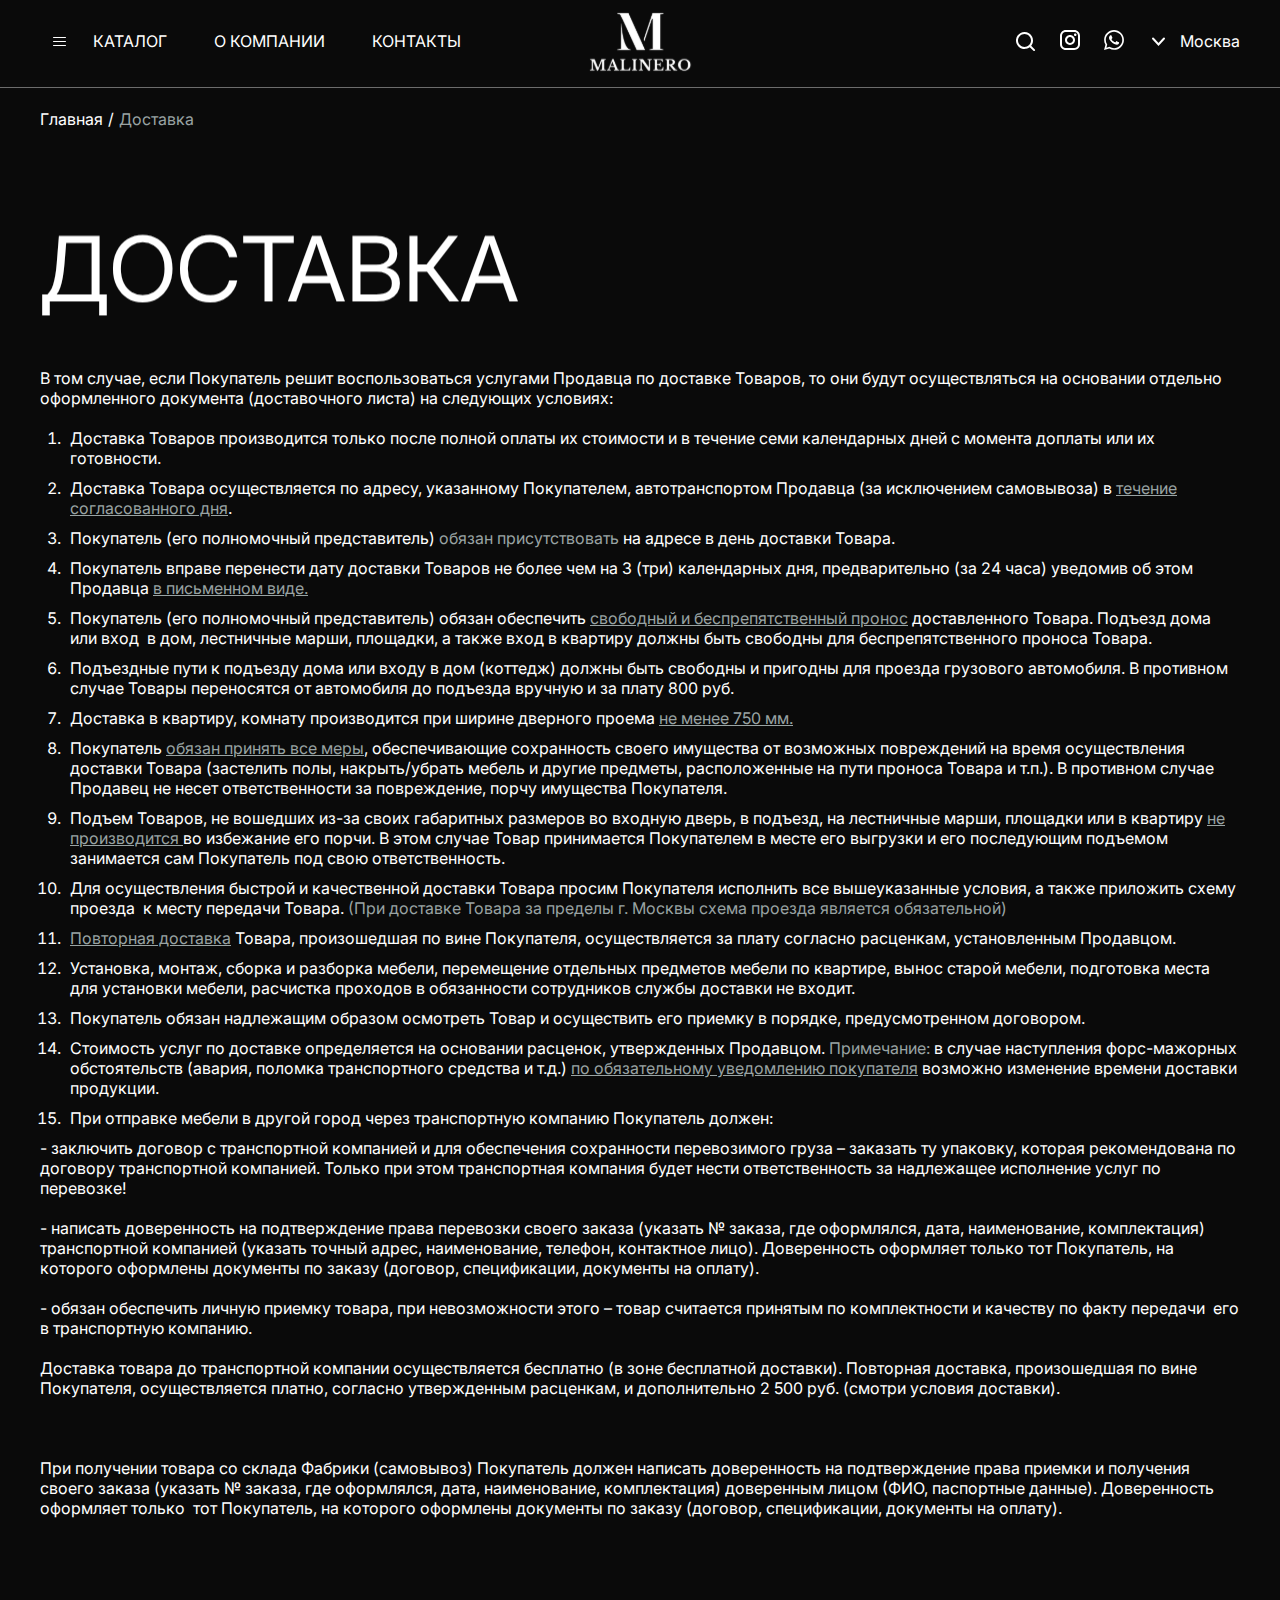
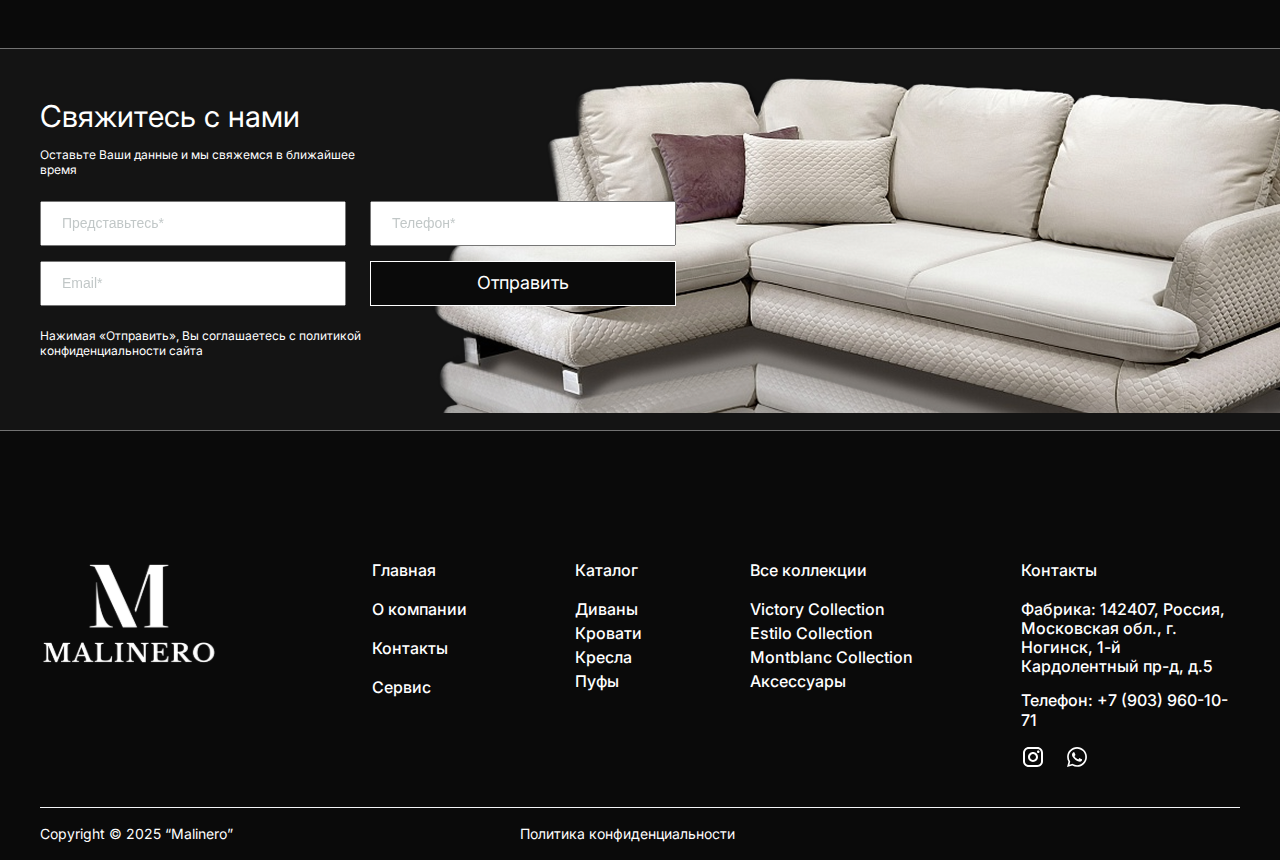
<file: delivery.html>
<!DOCTYPE html>
<html lang="en">
<head>
    <meta charset="UTF-8">
    <meta name="viewport" content="width=device-width, initial-scale=1" />

    <title>Malinero</title>
    <link rel="preconnect" href="https://fonts.googleapis.com">
    <link rel="preconnect" href="https://fonts.gstatic.com" crossorigin>
    <link href="https://fonts.googleapis.com/css2?family=Inter:ital,opsz,wght@0,14..32,100..900;1,14..32,100..900&display=swap" rel="stylesheet">
    <link rel="stylesheet" href="css/main.css">
    <link rel="stylesheet" href="css/media.css">
</head>
<body>
<header>
    <nav class="navbar">
        <div class="hamburger-menu df a-center">
            <input id="menu__toggle--mob" type="checkbox" />
            <label class="menu__btn" for="menu__toggle--mob">
                <span></span>
            </label>


        </div>
        <div class="menu__box ">
            <a href="" class="navbar__logo">
                <img src="images/logo.svg" alt="logo">
            </a>
            <div class="menu__box--content">

                <form action="" class="search__form">
                    <input type="text" name="search" id="search__mob" class="search__input" placeholder="Я хочу найти">
                    <button class="search__btn btn"></button>
                </form>
                <ul class="menu__box--block">
                    <li>
                        <a class="menu__item" href="catalog.html">Каталог мебели в наличии</a>
                        <ul class="menu__box--sub">
                            <li><a class="menu__item" href="collections.html">Диваны</a></li>
                            <li><a class="menu__item" href="#">Кровати</a></li>
                            <li><a class="menu__item" href="#">Кресла</a></li>
                            <li><a class="menu__item" href="#">Пуфы</a></li>

                        </ul>
                    </li>
                    <li>
                        <a class="menu__item" href="#">Все коллекции</a>
                        <ul class="menu__box--sub">
                            <li><a class="menu__item" href="#">Victory Collection</a></li>
                            <li><a class="menu__item" href="#">Estilo Collection</a></li>
                            <li><a class="menu__item" href="#">Montblanc Collection</a></li>
                            <li><a class="menu__item" href="#">Аксессуары</a></li>

                        </ul>
                    </li>
                    <li>
                        <a class="menu__item" href="about.html">О компании</a>
                    </li>
                    <li>
                        <a class="menu__item" href="delivery.html">Доставка</a>
                    </li>
                </ul>
                <div class="contacts">
                    <h2 class="contacts__title">
                        Контакты
                    </h2>
                    <p>Фабрика: 142407, Россия, Московская обл., г. Ногинск, 1-й Кардолентный пр-д, д.5</p>
                    <p>Телефон: <a href="tel:+7 (903) 960-10-71">+7 (903) 960-10-71</a></p>
                    <div class="socials">
                        <a href="" class="socials__item">
                            <img src="images/instagram.svg" alt="instagram">
                            <img src="images/instagram-hover.svg" alt="instagram-hover">
                        </a>
                        <a href="" class="socials__item">
                            <img src="images/whatsapp.svg" alt="whatsapp">
                            <img src="images/whatsapp-hover.svg" alt="whatsapp">
                        </a>
                    </div>
                </div>
            </div>

        </div>
        <div class="container df pr">

            <div class="hamburger-menu df a-center">
                <input id="menu__toggle" type="checkbox" />
                <label class="menu__btn" for="menu__toggle">
                    <span></span>
                </label>


            </div>

            <ul class="top-menu df a-center">
                <li class="top-menu__item">
                    <a href="catalog.html" class="top-menu__link">
                        каталог
                    </a>
                </li>
                <li class="top-menu__item">
                    <a href="about.html" class="top-menu__link">
                        о компании
                    </a>
                </li>
                <li class="top-menu__item">
                    <a href="contacts.html" class="top-menu__link">
                        контакты
                    </a>
                </li>
            </ul>

            <a href="" class="navbar__logo">
                <img src="images/logo.svg" alt="logo">
            </a>


            <div class="navbar__contacts df a-center">

                <div class="search">
                    <button class="btn search__open"></button>
                    <form action="" class="search__form dn">
                        <input type="text" name="search" id="search" class="search__input" placeholder="Я хочу найти">
                        <button class="search__btn btn"></button>
                    </form>
                </div>
                <div class="socials df">
                    <a href="" class="socials__item">
                        <img src="images/instagram.svg" alt="instagram">
                        <img src="images/instagram-hover.svg" alt="instagram">
                    </a>
                    <a href="" class="socials__item">
                        <img src="images/whatsapp.svg" alt="whatsapp">
                        <img src="images/whatsapp-hover.svg" alt="whatsapp">
                    </a>
                </div>
                <div class="cities">
                    <div class="cities__selected">Москва</div>
                    <ul class="cities__list dn">
                        <li class="cities__item">Москва</li>
                        <li class="cities__item">Санкт-Перербург</li>
                        <li class="cities__item">Москва</li>
                        <li class="cities__item">Санкт-Перербург</li>
                    </ul>
                </div>
            </div>
        </div>
    </nav>



</header>
<nav class="mobile__navbar dn">
    <div class="container">
        <ul class="mobile__navbar--list df a-center j-spc-btw">
            <li class="mobile__navbar--item">
                <a href="index.html" class="mobile__navbar--link mobile__navbar--link-active">
                    <svg xmlns="http://www.w3.org/2000/svg" width="28" height="28" viewBox="0 0 28 28" fill="none">
                        <path fill-rule="evenodd" clip-rule="evenodd" d="M5 12.4538V23.0001H10V18.5001C10 16.5671 11.567 15.0001 13.5 15.0001C15.433 15.0001 17 16.5671 17 18.5001V23.0001H22V12.4538L18.354 9.26353L13.5 5.29211L8.64605 9.26353L5 12.4538ZM8 8.50005L12.8668 4.51816C13.2351 4.21677 13.7649 4.21677 14.1332 4.51816L19 8.50005L22.6585 11.7012C22.8755 11.8911 23 12.1655 23 12.4538V23.0001C23 23.5523 22.5523 24.0001 22 24.0001H17C16.4477 24.0001 16 23.5523 16 23.0001V18.5001C16 17.1193 14.8807 16.0001 13.5 16.0001C12.1193 16.0001 11 17.1193 11 18.5001V23.0001C11 23.5523 10.5523 24.0001 10 24.0001H5C4.44772 24.0001 4 23.5523 4 23.0001V12.4538C4 12.1655 4.12448 11.8911 4.3415 11.7012L8 8.50005Z" fill="white"/>
                    </svg>
                    Главная
                </a>
            </li>
            <li class="mobile__navbar--item">
                <a href="about.html" class="mobile__navbar--link ">
                    <svg xmlns="http://www.w3.org/2000/svg" width="28" height="28" viewBox="0 0 28 28" fill="none">
                        <path d="M22.5098 4V24H6.25977V21.5195H5.00977V20.2695H6.25977V17.7598H5.00977V16.5098H6.25977V11.5098H5.00977V10.2598H6.25977V7.75977H5.00977V6.50977H6.25977V4H22.5098ZM21.2598 5.25H7.50977V22.75H21.2598V5.25ZM20.0098 9H13.7598V7.75H20.0098V9ZM20.0098 11.5H13.7598V10.25H20.0098V11.5ZM10.6348 20.2109C10.3809 20.2109 10.1432 20.1654 9.92188 20.0742C9.70052 19.9831 9.50521 19.8529 9.33594 19.6836C9.16667 19.5143 9.03646 19.319 8.94531 19.0977C8.85417 18.8763 8.80534 18.6354 8.79883 18.375C8.79883 18.1211 8.8444 17.8835 8.93555 17.6621C9.02669 17.4408 9.1569 17.2487 9.32617 17.0859C9.49544 16.9232 9.69076 16.7897 9.91211 16.6855C10.1335 16.5814 10.3743 16.5326 10.6348 16.5391C10.8887 16.5391 11.1263 16.5879 11.3477 16.6855C11.569 16.7832 11.7611 16.9134 11.9238 17.0762C12.0866 17.2389 12.2201 17.4342 12.3242 17.6621C12.4284 17.89 12.4772 18.1276 12.4707 18.375C12.4707 18.6289 12.4219 18.8665 12.3242 19.0879C12.2266 19.3092 12.0964 19.5046 11.9336 19.6738C11.7708 19.8431 11.5755 19.9733 11.3477 20.0645C11.1198 20.1556 10.8822 20.2044 10.6348 20.2109ZM10.6348 17.7109C10.446 17.7109 10.2897 17.7728 10.166 17.8965C10.0423 18.0202 9.97721 18.1797 9.9707 18.375C9.9707 18.5638 10.0326 18.7201 10.1562 18.8438C10.2799 18.9674 10.4395 19.0326 10.6348 19.0391C10.8236 19.0391 10.9798 18.9772 11.1035 18.8535C11.2272 18.7298 11.2923 18.5703 11.2988 18.375C11.2988 18.1862 11.237 18.0299 11.1133 17.9062C10.9896 17.7826 10.8301 17.7174 10.6348 17.7109ZM10.6348 11.4609C10.3809 11.4609 10.1432 11.4154 9.92188 11.3242C9.70052 11.2331 9.50521 11.1029 9.33594 10.9336C9.16667 10.7643 9.03646 10.569 8.94531 10.3477C8.85417 10.1263 8.80534 9.88542 8.79883 9.625C8.79883 9.37109 8.8444 9.13346 8.93555 8.91211C9.02669 8.69076 9.1569 8.4987 9.32617 8.33594C9.49544 8.17318 9.69076 8.03971 9.91211 7.93555C10.1335 7.83138 10.3743 7.78255 10.6348 7.78906C10.8887 7.78906 11.1263 7.83789 11.3477 7.93555C11.569 8.0332 11.7611 8.16341 11.9238 8.32617C12.0866 8.48893 12.2201 8.68424 12.3242 8.91211C12.4284 9.13997 12.4772 9.3776 12.4707 9.625C12.4707 9.87891 12.4219 10.1165 12.3242 10.3379C12.2266 10.5592 12.0964 10.7546 11.9336 10.9238C11.7708 11.0931 11.5755 11.2233 11.3477 11.3145C11.1198 11.4056 10.8822 11.4544 10.6348 11.4609ZM10.6348 8.96094C10.446 8.96094 10.2897 9.02279 10.166 9.14648C10.0423 9.27018 9.97721 9.42969 9.9707 9.625C9.9707 9.8138 10.0326 9.97005 10.1562 10.0938C10.2799 10.2174 10.4395 10.2826 10.6348 10.2891C10.8236 10.2891 10.9798 10.2272 11.1035 10.1035C11.2272 9.97982 11.2923 9.82031 11.2988 9.625C11.2988 9.4362 11.237 9.27995 11.1133 9.15625C10.9896 9.03255 10.8301 8.96745 10.6348 8.96094ZM20.0098 17.75H13.7598V16.5H20.0098V17.75ZM20.0098 20.25H13.7598V19H20.0098V20.25Z" fill="white"/>
                    </svg>
                    О комании
                </a>
            </li>
            <li class="mobile__navbar--item">
                <a href="catalog.html" class="mobile__navbar--link ">
                    <svg xmlns="http://www.w3.org/2000/svg" xmlns:xlink="http://www.w3.org/1999/xlink" width="29" height="28" viewBox="0 0 29 28" fill="none">
                        <mask id="mask0_310_1440" style="mask-type:alpha" maskUnits="userSpaceOnUse" x="6" y="5" width="19" height="18">
                            <rect width="18" height="18" transform="translate(6.48047 5)" fill="url(#pattern0_310_1440)"/>
                        </mask>
                        <g mask="url(#mask0_310_1440)">
                            <rect x="7" y="4" width="17" height="19" fill="white"/>
                        </g>
                        <defs>
                            <pattern id="pattern0_310_1440" patternContentUnits="objectBoundingBox" width="1" height="1">
                                <use xlink:href="#image0_310_1440" transform="scale(0.001)"/>
                            </pattern>
                            <image id="image0_310_1440" width="1000" height="1000" preserveAspectRatio="none" xlink:href="[data-uri]"/>
                        </defs>
                    </svg>
                    Каталог
                </a>
            </li>
            <li class="mobile__navbar--item">
                <a href="contacts.html" class="mobile__navbar--link ">
                    <svg xmlns="http://www.w3.org/2000/svg" width="29" height="28" viewBox="0 0 29 28" fill="none">
                        <g clip-path="url(#clip0_310_1445)">
                            <path d="M14.7197 15.75C10.6856 15.75 7.2891 18.48 6.27697 22.1934C5.93809 23.4367 7.01442 24.5 8.30308 24.5H21.1364C22.4251 24.5 23.5014 23.4367 23.1625 22.1934C22.1504 18.48 18.7539 15.75 14.7197 15.75Z" stroke="white" stroke-width="1.25" stroke-linecap="round"/>
                            <path d="M18.8024 8.16671C18.8024 10.4219 16.9742 12.25 14.719 12.25C12.4639 12.25 10.6357 10.4219 10.6357 8.16671C10.6357 5.91154 12.4639 4.08337 14.719 4.08337C16.9742 4.08337 18.8024 5.91154 18.8024 8.16671Z" stroke="white" stroke-width="1.25" stroke-linecap="round"/>
                        </g>
                        <defs>
                            <clipPath id="clip0_310_1445">
                                <rect width="28" height="28" fill="white" transform="translate(0.719727)"/>
                            </clipPath>
                        </defs>
                    </svg>
                    Контакты
                </a>
            </li>
            <li class="mobile__navbar--item">
                <a href="tel:" class="mobile__navbar--link ">
                    <svg xmlns="http://www.w3.org/2000/svg" width="29" height="28" viewBox="0 0 29 28" fill="none">
                        <path d="M11.083 4.68583L10.1509 4.96663C9.32095 5.21691 8.57978 5.69908 8.0146 6.35638C7.44943 7.01367 7.08378 7.81874 6.9607 8.67683C6.5746 11.3652 7.4378 14.5086 9.5191 18.1135C11.5952 21.7093 13.8806 24.0259 16.3961 25.0399C17.2043 25.3657 18.0891 25.4525 18.9453 25.29C19.8014 25.1275 20.5929 24.7226 21.2256 24.1234L21.9302 23.4552C22.3877 23.0222 22.6725 22.4378 22.7316 21.8106C22.7906 21.1834 22.62 20.5561 22.2513 20.0453L20.4885 17.6013C20.2502 17.2714 19.9146 17.0243 19.5287 16.8947C19.1429 16.765 18.7262 16.7594 18.337 16.8785L15.6707 17.6936L15.6018 17.7066C15.308 17.7495 14.6294 17.1138 13.7844 15.65C12.9004 14.1186 12.7184 13.2229 12.9615 12.9915L14.3174 11.7266C14.8127 11.2641 15.1511 10.6583 15.2851 9.99396C15.4192 9.32964 15.3422 8.64003 15.0649 8.02163L14.2043 6.10933C13.9455 5.53387 13.4863 5.07216 12.9123 4.81025C12.3382 4.54835 11.6872 4.50412 11.083 4.68583ZM13.0213 6.64233L13.8793 8.55463C14.0458 8.92554 14.0922 9.33922 14.012 9.73781C13.9319 10.1364 13.7291 10.5 13.4321 10.7776L12.0723 12.0438C11.2013 12.868 11.4899 14.2746 12.6599 16.3C13.7597 18.2058 14.7633 19.147 15.8423 18.9832L16.0035 18.9494L18.7179 18.1213C18.8477 18.0815 18.9866 18.0832 19.1153 18.1264C19.244 18.1695 19.356 18.2518 19.4355 18.3618L21.1983 20.8058C21.3829 21.0612 21.4684 21.375 21.439 21.6887C21.4096 22.0024 21.2672 22.2948 21.0384 22.5114L20.3325 23.1796C19.8806 23.6074 19.3153 23.8964 18.7039 24.0123C18.0926 24.1282 17.4608 24.0661 16.8836 23.8335C14.6762 22.9443 12.5897 20.8292 10.6462 17.4635C8.6975 14.09 7.9084 11.2209 8.2477 8.86143C8.33553 8.24839 8.59669 7.6732 9.00043 7.2036C9.40417 6.73399 9.93367 6.38951 10.5266 6.21073L11.4587 5.92993C11.7609 5.83912 12.0858 5.86133 12.3728 5.9924C12.6599 6.12348 12.8894 6.35448 13.0187 6.64233" fill="white"/>
                    </svg>
                    Звонок
                </a>
            </li>

        </ul>
    </div>
</nav>
  <main>
        <section class="delivery">
            <div class="container">
                <div class="breadcrumbs df a-center">
                    <a href="/" class="breadcrumbs__link">Главная</a>
                    /
                   <span class="breadcrumbs__item">Доставка</span>
                </div>
                <div class="page__title--block">
                      <h1 class="page__title">доставка</h1>
                </div>
               <div class="delivery__content">
                   <p>В том случае, если Покупатель решит воспользоваться услугами Продавца по доставке Товаров, то они будут осуществляться на основании отдельно оформленного документа (доставочного листа) на следующих условиях:</p>
                   <ol>
                       <li>Доставка Товаров производится только после полной оплаты их стоимости и в течение семи календарных дней с момента доплаты или их готовности. </li>
                       <li>
                           Доставка Товара осуществляется по адресу, указанному Покупателем, автотранспортом Продавца (за исключением самовывоза) в
                           <a href="">течение согласованного дня</a>. 
                       </li>
                       <li>Покупатель (его полномочный представитель) <span> обязан присутствовать</span> на адресе в день доставки Товара. </li>
                       <li>
                           Покупатель вправе перенести дату доставки Товаров не более чем на 3 (три) календарных дня, предварительно (за 24 часа) уведомив об этом Продавца <a href="">в письменном виде.</a>
                       </li>
                       <li>
                           Покупатель (его полномочный представитель) обязан обеспечить <a href="">свободный и беспрепятственный пронос</a> доставленного Товара. Подъезд дома или вход  в дом, лестничные марши, площадки, а также вход в квартиру должны быть свободны для беспрепятственного проноса Товара. 
                       </li>
                       <li>
                           Подъездные пути к подъезду дома или входу в дом (коттедж) должны быть свободны и пригодны для проезда грузового автомобиля. В противном случае Товары переносятся от автомобиля до подъезда вручную и за плату 800 руб. 
                       </li>
                       <li>Доставка в квартиру, комнату производится при ширине дверного проема <a href="">не менее 750 мм.</a></li>
                       <li>
                           Покупатель <a href="">обязан принять все меры</a>, обеспечивающие сохранность своего имущества от возможных повреждений на время осуществления доставки Товара (застелить полы, накрыть/убрать мебель и другие предметы, расположенные на пути проноса Товара и т.п.). В противном случае Продавец не несет ответственности за повреждение, порчу имущества Покупателя. 
                       </li>
                       <li>
                           Подъем Товаров, не вошедших из-за своих габаритных размеров во входную дверь, в подъезд, на лестничные марши, площадки или в квартиру <a href="">не производится </a>во избежание его порчи. В этом случае Товар принимается Покупателем в месте его выгрузки и его последующим подъемом занимается сам Покупатель под свою ответственность. 
                       </li>
                       <li>
                           Для осуществления быстрой и качественной доставки Товара просим Покупателя исполнить все вышеуказанные условия, а также приложить схему проезда  к месту передачи Товара. <span>(При доставке Товара за пределы г. Москвы схема проезда является обязательной)</span>
                       </li>
                       <li>
                           <a href="">Повторная доставка</a> Товара, произошедшая по вине Покупателя, осуществляется за плату согласно расценкам, установленным Продавцом. 
                       </li>
                       <li>
                           Установка, монтаж, сборка и разборка мебели, перемещение отдельных предметов мебели по квартире, вынос старой мебели, подготовка места  для установки мебели, расчистка проходов в обязанности сотрудников службы доставки не входит. 
                       </li>
                       <li>Покупатель обязан надлежащим образом осмотреть Товар и осуществить его приемку в порядке, предусмотренном договором. </li>
                       <li>Стоимость услуг по доставке определяется на основании расценок, утвержденных Продавцом. <span>Примечание:</span> в случае наступления форс-мажорных обстоятельств (авария, поломка транспортного средства и т.д.) <a href="">по обязательному уведомлению покупателя</a> возможно изменение времени доставки продукции. </li>
                       <li>
                           При отправке мебели в другой город через транспортную компанию Покупатель должен:
                       </li>

                   </ol>
                   <p>- заключить договор с транспортной компанией и для обеспечения сохранности перевозимого груза – заказать ту упаковку, которая рекомендована по договору транспортной компанией. Только при этом транспортная компания будет нести ответственность за надлежащее исполнение услуг по перевозке!</p>
                   <p>- написать доверенность на подтверждение права перевозки своего заказа (указать № заказа, где оформлялся, дата, наименование, комплектация) транспортной компанией (указать точный адрес, наименование, телефон, контактное лицо). Доверенность оформляет только тот Покупатель, на которого оформлены документы по заказу (договор, спецификации, документы на оплату).</p>
                   <p>- обязан обеспечить личную приемку товара, при невозможности этого – товар считается принятым по комплектности и качеству по факту передачи  его в транспортную компанию.</p>
                   <p>Доставка товара до транспортной компании осуществляется бесплатно (в зоне бесплатной доставки). Повторная доставка, произошедшая по вине Покупателя, осуществляется платно, согласно утвержденным расценкам, и дополнительно 2 500 руб. (смотри условия доставки).</p>
                   <br>
                   <br>
                   <p>При получении товара со склада Фабрики (самовывоз) Покупатель должен написать доверенность на подтверждение права приемки и получения своего заказа (указать № заказа, где оформлялся, дата, наименование, комплектация) доверенным лицом (ФИО, паспортные данные). Доверенность оформляет только  тот Покупатель, на которого оформлены документы по заказу (договор, спецификации, документы на оплату).</p>
               </div>
            </div>
        </section>

      <section class="contact">
          <div class="container">
              <div class="contact__left">
                  <h2 class="contacts__title">Свяжитесь с нами</h2>
                  <p>Оставьте Ваши данные и мы свяжемся в ближайшее время</p>
                  <form action="" class="contact__form df f-wrap">
                      <input type="text" placeholder="Представьтесь*" class="contact__input">
                      <input type="tel" placeholder="Телефон*" class="contact__input js-phone-mask">                      <input type="email" placeholder="Email*" class="contact__input">
                      <button class="btn btn__outline">Отправить</button>
                  </form>
                  <p>Нажимая «Отправить», Вы соглашаетесь с политикой конфиденциальности сайта</p>
              </div>
          </div>
      </section>
  </main>
<footer>
    <div class="container">
        <div class="footer__top df">
            <div class="footer__col">
                <a href="/">
                    <img src="images/footer-logo.svg" alt="footer-logo">
                </a>
            </div>
            <div class="footer__col">
                <div class="footer__menu df f-column">
                    <a href="index.html">Главная</a>
                    <a href="about.html">О компании</a>
                    <a href="collections.html">Контакты</a>
                    <a href="">Сервис</a>
                </div>
            </div>
            <div class="footer__col">
                <h4>Каталог</h4>
                <div class="footer__menu df f-column">
                    <a href="">Диваны</a>
                    <a href="">Кровати</a>
                    <a href="">Кресла</a>
                    <a href="">Пуфы</a>
                </div>
            </div>
            <div class="footer__col">
                <h4>Все коллекции</h4>
                <div class="footer__menu df f-column">
                    <a href="">Victory Collection</a>
                    <a href="">Estilo Collection</a>
                    <a href="">Montblanc Collection</a>
                    <a href="">Аксессуары</a>
                </div>
            </div>
            <div class="footer__col">
                <h4>Контакты</h4>
                <p>Фабрика: 142407, Россия,
                    Московская обл., г. Ногинск,
                    1-й Кардолентный пр-д, д.5</p>
                <p>Телефон: <a href="tel:+7 (903) 960-10-71">+7 (903) 960-10-71</a></p>
                <div class="socials df">
                    <a href="" class="socials__item">
                        <img src="images/instagram.svg" alt="instagram">
                        <img src="images/instagram-hover.svg" alt="instagram">
                    </a>
                    <a href="" class="socials__item">
                        <img src="images/whatsapp.svg" alt="whatsapp">
                        <img src="images/whatsapp-hover.svg" alt="whatsapp">
                    </a>
                </div>
            </div>
        </div>
        <div class="footer__bottom df">
            <p>Copyright © 2025 “Malinero”</p>
            <a href="policy.html">Политика конфиденциальности</a>
        </div>
    </div>
</footer>
<script src="js/inputMask/inputmask.min.js"></script>

<script src="js/main.js"></script>
</body>
</html>
</file>
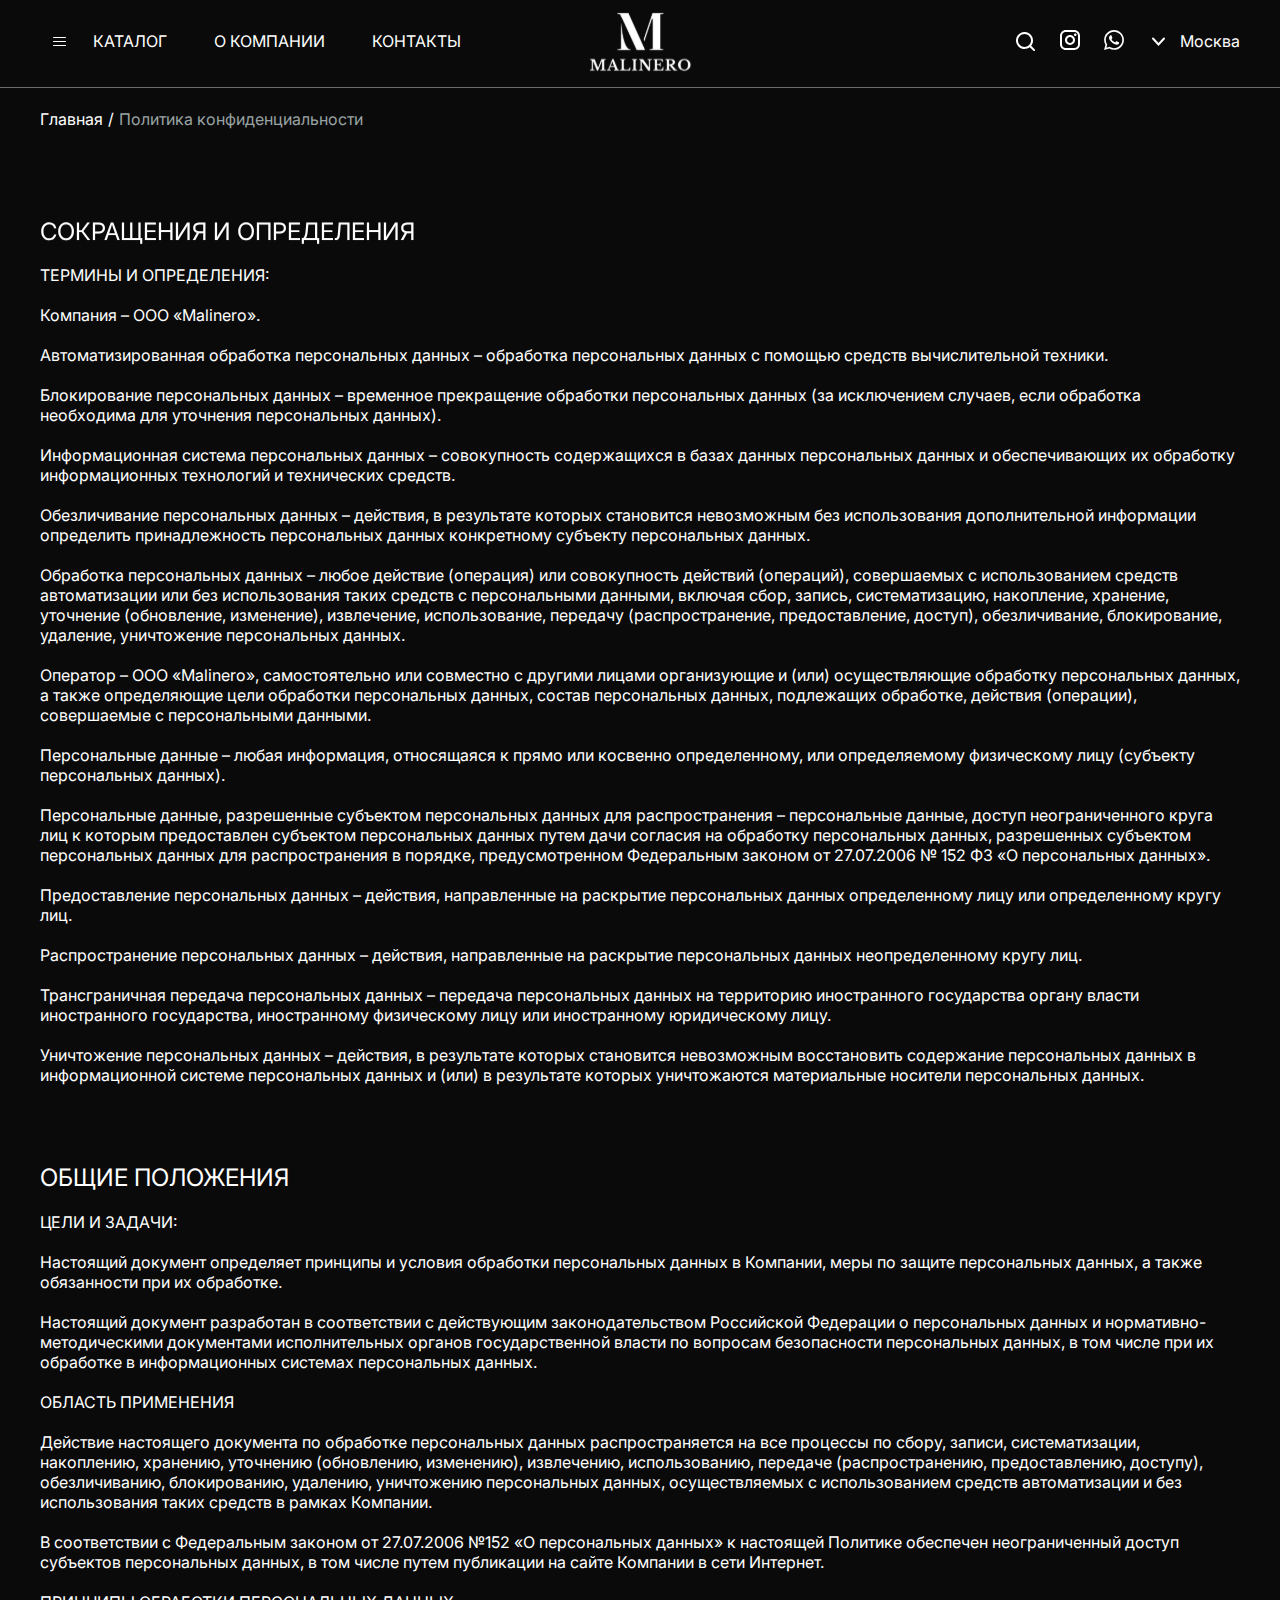
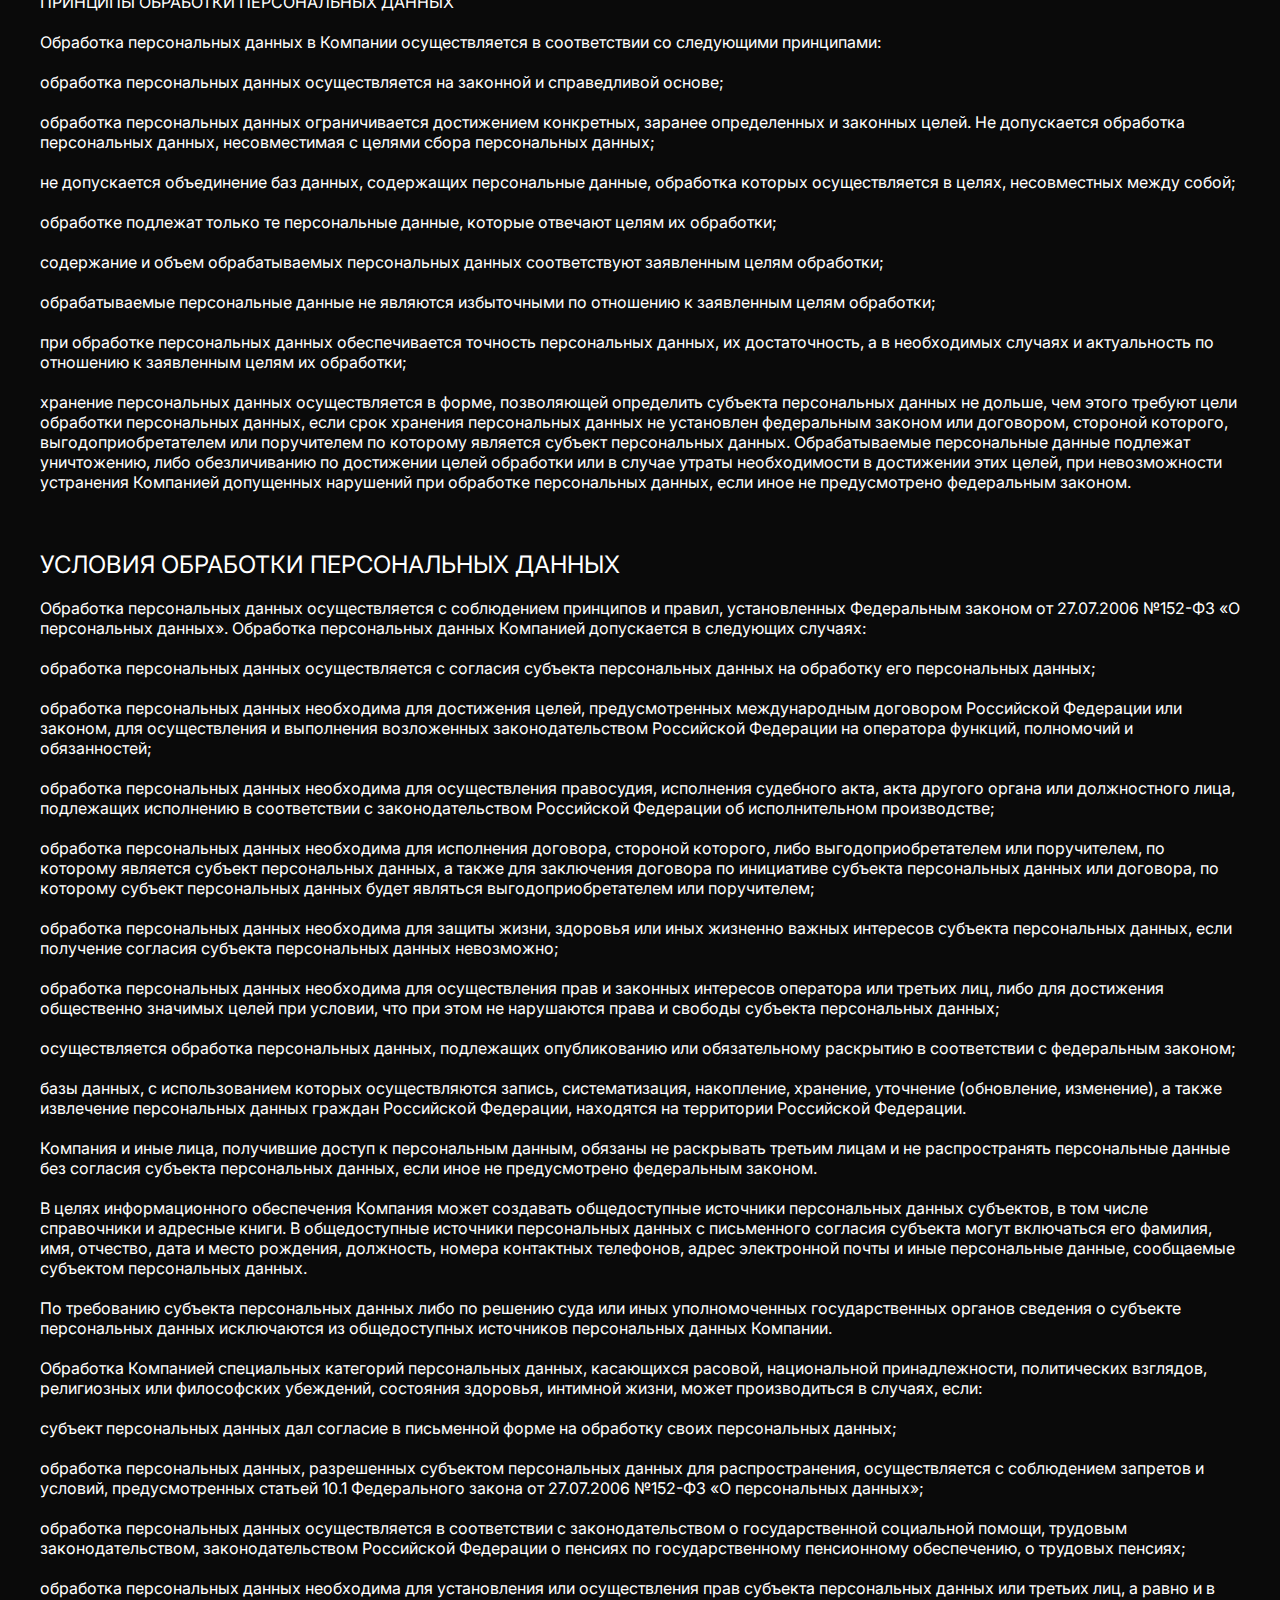
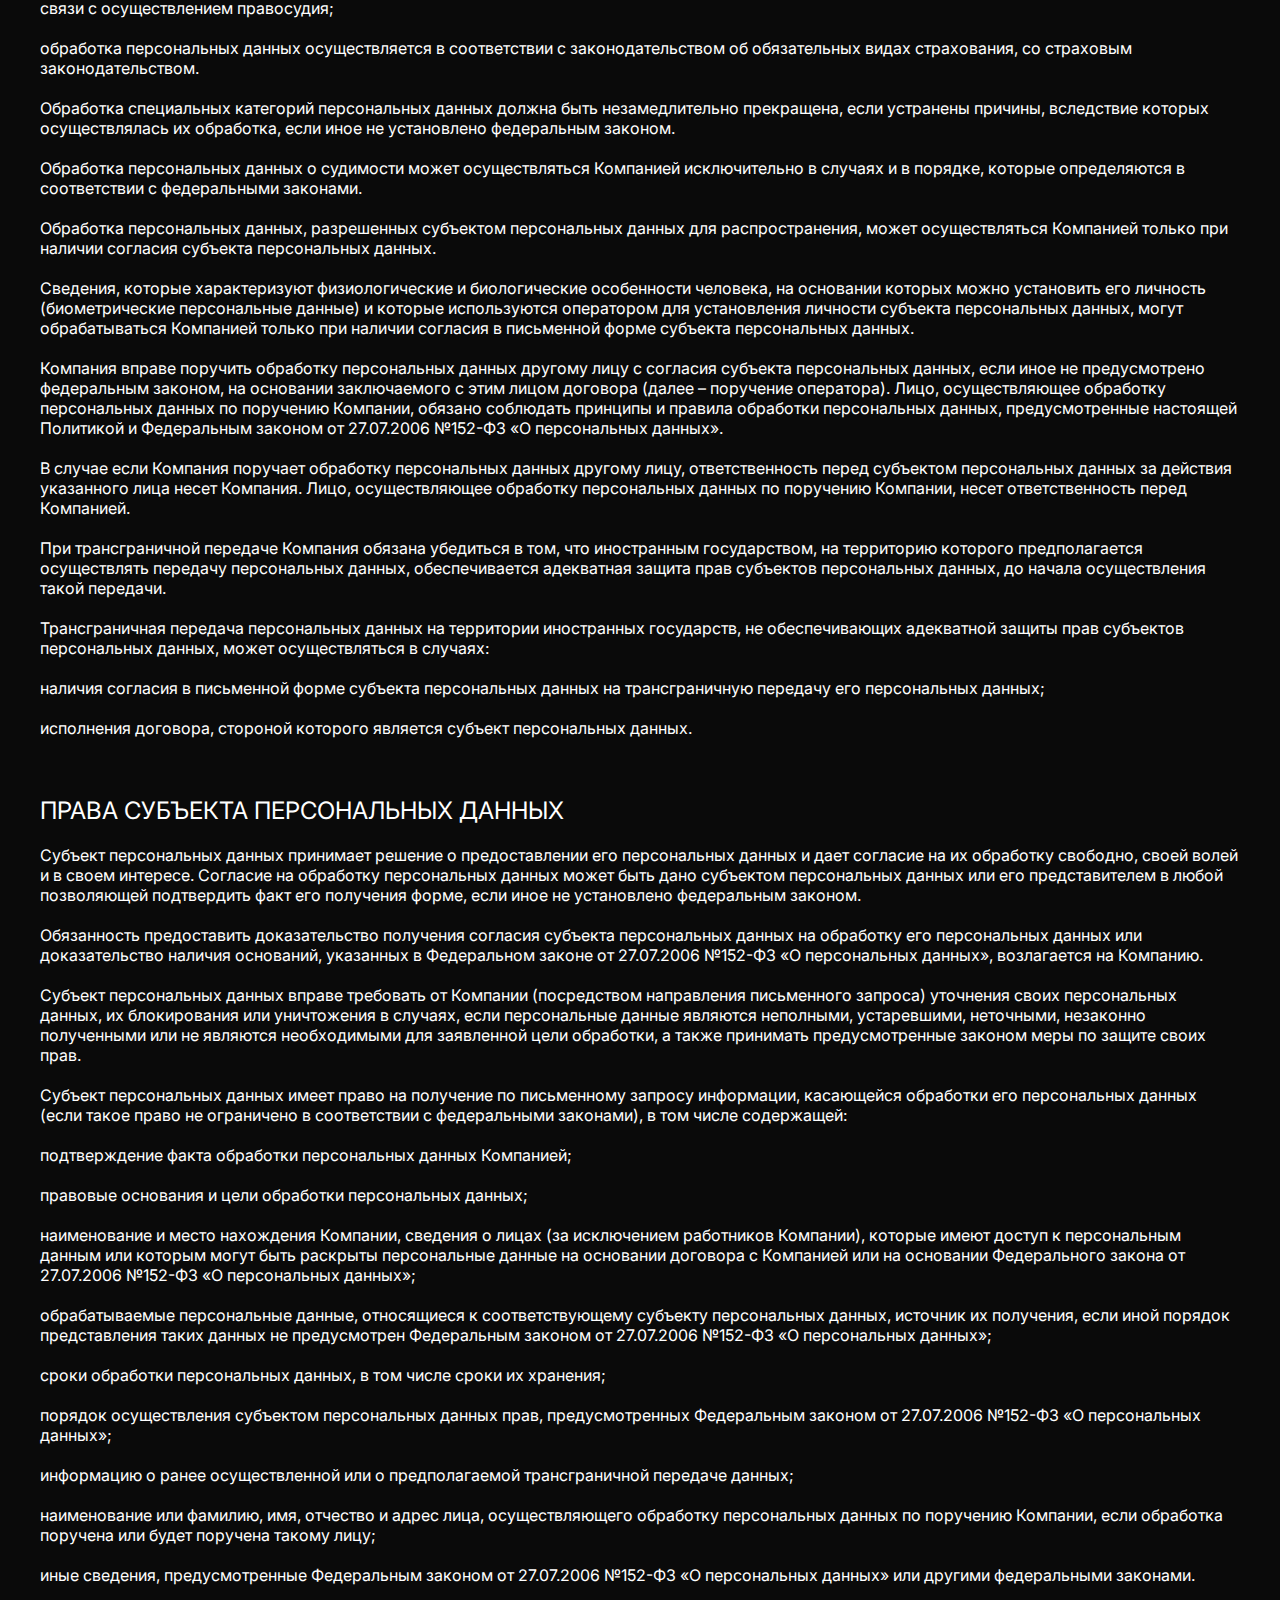
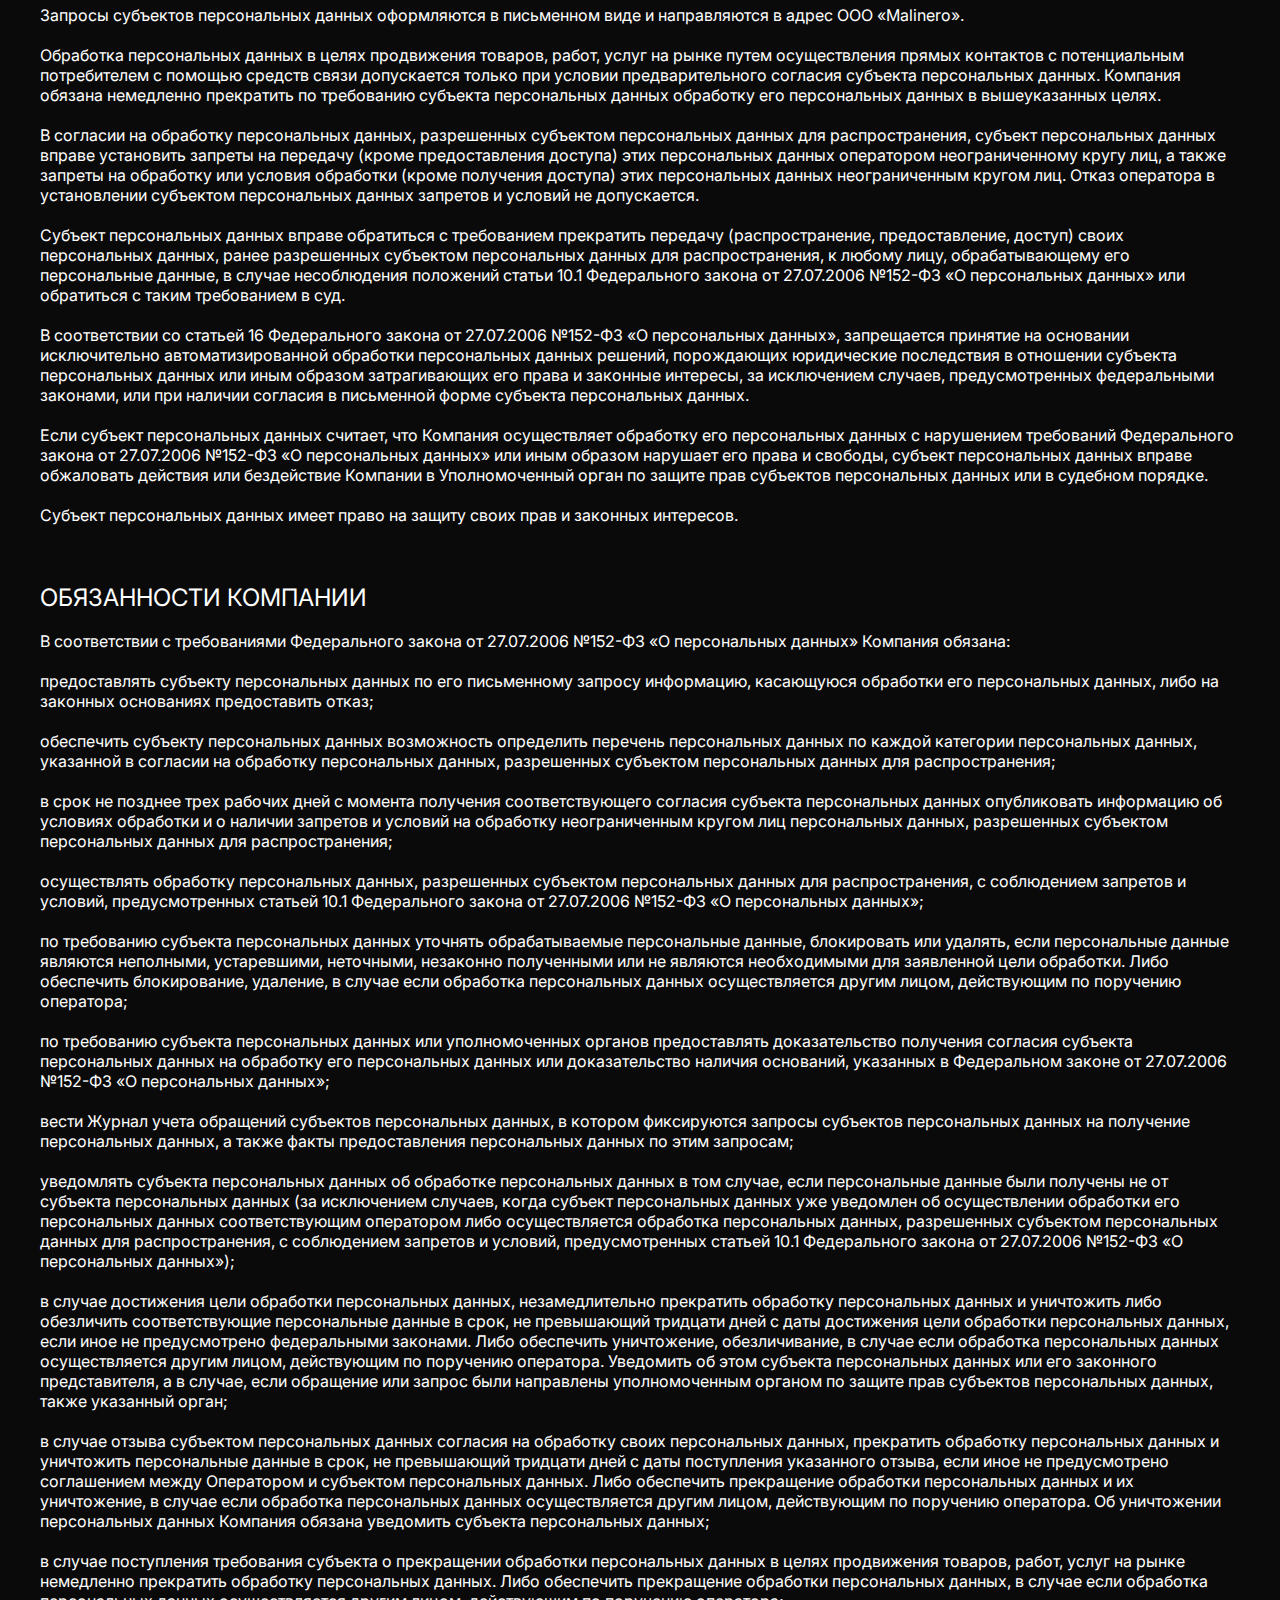
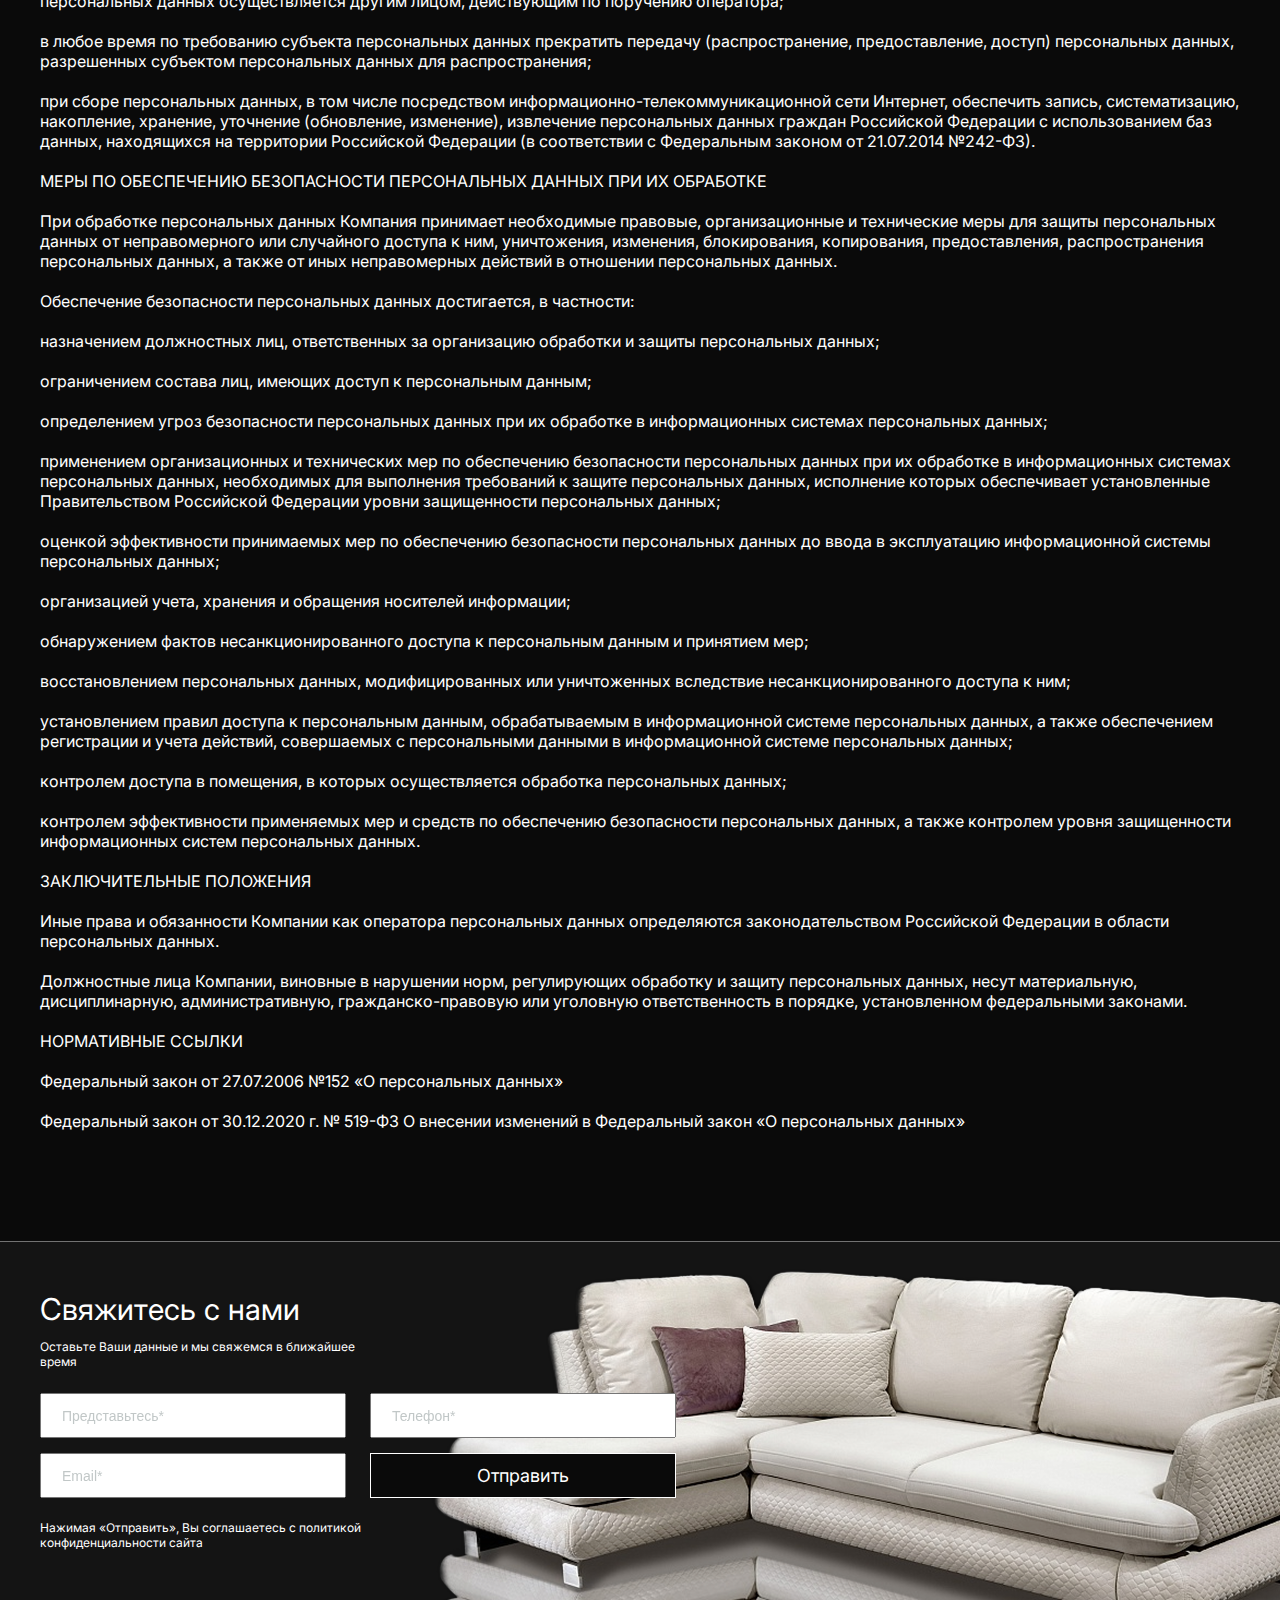
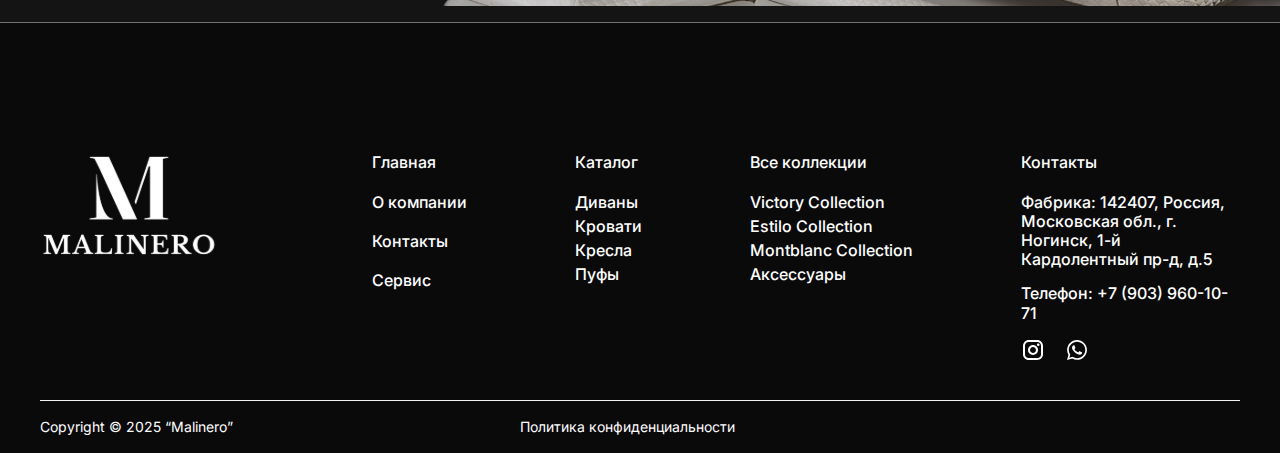
<file: policy.html>
<!DOCTYPE html>
<html lang="en">
<head>
    <meta charset="UTF-8">
    <meta name="viewport" content="width=device-width, initial-scale=1" />

    <title>Malinero</title>
    <link rel="preconnect" href="https://fonts.googleapis.com">
    <link rel="preconnect" href="https://fonts.gstatic.com" crossorigin>
    <link href="https://fonts.googleapis.com/css2?family=Inter:ital,opsz,wght@0,14..32,100..900;1,14..32,100..900&display=swap" rel="stylesheet">
    <link rel="stylesheet" href="https://cdn.jsdelivr.net/npm/swiper@11/swiper-bundle.min.css" />

    <link rel="stylesheet" href="css/main.css">
    <link rel="stylesheet" href="css/media.css">

</head>
<body>
<header>
    <nav class="navbar">
        <div class="hamburger-menu df a-center">
            <input id="menu__toggle--mob" type="checkbox" />
            <label class="menu__btn" for="menu__toggle--mob">
                <span></span>
            </label>


        </div>
        <div class="menu__box ">
            <a href="" class="navbar__logo">
                <img src="images/logo.svg" alt="logo">
            </a>
            <div class="menu__box--content">

                <form action="" class="search__form">
                    <input type="text" name="search" id="search__mob" class="search__input" placeholder="Я хочу найти">
                    <button class="search__btn btn"></button>
                </form>
                <ul class="menu__box--block">
                    <li>
                        <a class="menu__item" href="catalog.html">Каталог мебели в наличии</a>
                        <ul class="menu__box--sub">
                            <li><a class="menu__item" href="collections.html">Диваны</a></li>
                            <li><a class="menu__item" href="#">Кровати</a></li>
                            <li><a class="menu__item" href="#">Кресла</a></li>
                            <li><a class="menu__item" href="#">Пуфы</a></li>

                        </ul>
                    </li>
                    <li>
                        <a class="menu__item" href="#">Все коллекции</a>
                        <ul class="menu__box--sub">
                            <li><a class="menu__item" href="#">Victory Collection</a></li>
                            <li><a class="menu__item" href="#">Estilo Collection</a></li>
                            <li><a class="menu__item" href="#">Montblanc Collection</a></li>
                            <li><a class="menu__item" href="#">Аксессуары</a></li>

                        </ul>
                    </li>
                    <li>
                        <a class="menu__item" href="about.html">О компании</a>
                    </li>
                    <li>
                        <a class="menu__item" href="delivery.html">Доставка</a>
                    </li>
                </ul>
                <div class="contacts">
                    <h2 class="contacts__title">
                        Контакты
                    </h2>
                    <p>Фабрика: 142407, Россия, Московская обл., г. Ногинск, 1-й Кардолентный пр-д, д.5</p>
                    <p>Телефон: <a href="tel:+7 (903) 960-10-71">+7 (903) 960-10-71</a></p>
                    <div class="socials">
                        <a href="" class="socials__item">
                            <img src="images/instagram.svg" alt="instagram">
                            <img src="images/instagram-hover.svg" alt="instagram-hover">
                        </a>
                        <a href="" class="socials__item">
                            <img src="images/whatsapp.svg" alt="whatsapp">
                            <img src="images/whatsapp-hover.svg" alt="whatsapp">
                        </a>
                    </div>
                </div>
            </div>

        </div>
        <div class="container df pr">

            <div class="hamburger-menu df a-center">
                <input id="menu__toggle" type="checkbox" />
                <label class="menu__btn" for="menu__toggle">
                    <span></span>
                </label>


            </div>

            <ul class="top-menu df a-center">
                <li class="top-menu__item">
                    <a href="catalog.html" class="top-menu__link">
                        каталог
                    </a>
                </li>
                <li class="top-menu__item">
                    <a href="about.html" class="top-menu__link">
                        о компании
                    </a>
                </li>
                <li class="top-menu__item">
                    <a href="contacts.html" class="top-menu__link">
                        контакты
                    </a>
                </li>
            </ul>

            <a href="" class="navbar__logo">
                <img src="images/logo.svg" alt="logo">
            </a>


            <div class="navbar__contacts df a-center">

                <div class="search">
                    <button class="btn search__open"></button>
                    <form action="" class="search__form dn">
                        <input type="text" name="search" id="search" class="search__input" placeholder="Я хочу найти">
                        <button class="search__btn btn"></button>
                    </form>
                </div>
                <div class="socials df">
                    <a href="" class="socials__item">
                        <img src="images/instagram.svg" alt="instagram">
                        <img src="images/instagram-hover.svg" alt="instagram">
                    </a>
                    <a href="" class="socials__item">
                        <img src="images/whatsapp.svg" alt="whatsapp">
                        <img src="images/whatsapp-hover.svg" alt="whatsapp">
                    </a>
                </div>
                <div class="cities">
                    <div class="cities__selected">Москва</div>
                    <ul class="cities__list dn">
                        <li class="cities__item">Москва</li>
                        <li class="cities__item">Санкт-Перербург</li>
                        <li class="cities__item">Москва</li>
                        <li class="cities__item">Санкт-Перербург</li>
                    </ul>
                </div>
            </div>
        </div>
    </nav>



</header>
<nav class="mobile__navbar dn">
    <div class="container">
        <ul class="mobile__navbar--list df a-center j-spc-btw">
            <li class="mobile__navbar--item">
                <a href="index.html" class="mobile__navbar--link mobile__navbar--link-active">
                    <svg xmlns="http://www.w3.org/2000/svg" width="28" height="28" viewBox="0 0 28 28" fill="none">
                        <path fill-rule="evenodd" clip-rule="evenodd" d="M5 12.4538V23.0001H10V18.5001C10 16.5671 11.567 15.0001 13.5 15.0001C15.433 15.0001 17 16.5671 17 18.5001V23.0001H22V12.4538L18.354 9.26353L13.5 5.29211L8.64605 9.26353L5 12.4538ZM8 8.50005L12.8668 4.51816C13.2351 4.21677 13.7649 4.21677 14.1332 4.51816L19 8.50005L22.6585 11.7012C22.8755 11.8911 23 12.1655 23 12.4538V23.0001C23 23.5523 22.5523 24.0001 22 24.0001H17C16.4477 24.0001 16 23.5523 16 23.0001V18.5001C16 17.1193 14.8807 16.0001 13.5 16.0001C12.1193 16.0001 11 17.1193 11 18.5001V23.0001C11 23.5523 10.5523 24.0001 10 24.0001H5C4.44772 24.0001 4 23.5523 4 23.0001V12.4538C4 12.1655 4.12448 11.8911 4.3415 11.7012L8 8.50005Z" fill="white"/>
                    </svg>
                    Главная
                </a>
            </li>
            <li class="mobile__navbar--item">
                <a href="about.html" class="mobile__navbar--link ">
                    <svg xmlns="http://www.w3.org/2000/svg" width="28" height="28" viewBox="0 0 28 28" fill="none">
                        <path d="M22.5098 4V24H6.25977V21.5195H5.00977V20.2695H6.25977V17.7598H5.00977V16.5098H6.25977V11.5098H5.00977V10.2598H6.25977V7.75977H5.00977V6.50977H6.25977V4H22.5098ZM21.2598 5.25H7.50977V22.75H21.2598V5.25ZM20.0098 9H13.7598V7.75H20.0098V9ZM20.0098 11.5H13.7598V10.25H20.0098V11.5ZM10.6348 20.2109C10.3809 20.2109 10.1432 20.1654 9.92188 20.0742C9.70052 19.9831 9.50521 19.8529 9.33594 19.6836C9.16667 19.5143 9.03646 19.319 8.94531 19.0977C8.85417 18.8763 8.80534 18.6354 8.79883 18.375C8.79883 18.1211 8.8444 17.8835 8.93555 17.6621C9.02669 17.4408 9.1569 17.2487 9.32617 17.0859C9.49544 16.9232 9.69076 16.7897 9.91211 16.6855C10.1335 16.5814 10.3743 16.5326 10.6348 16.5391C10.8887 16.5391 11.1263 16.5879 11.3477 16.6855C11.569 16.7832 11.7611 16.9134 11.9238 17.0762C12.0866 17.2389 12.2201 17.4342 12.3242 17.6621C12.4284 17.89 12.4772 18.1276 12.4707 18.375C12.4707 18.6289 12.4219 18.8665 12.3242 19.0879C12.2266 19.3092 12.0964 19.5046 11.9336 19.6738C11.7708 19.8431 11.5755 19.9733 11.3477 20.0645C11.1198 20.1556 10.8822 20.2044 10.6348 20.2109ZM10.6348 17.7109C10.446 17.7109 10.2897 17.7728 10.166 17.8965C10.0423 18.0202 9.97721 18.1797 9.9707 18.375C9.9707 18.5638 10.0326 18.7201 10.1562 18.8438C10.2799 18.9674 10.4395 19.0326 10.6348 19.0391C10.8236 19.0391 10.9798 18.9772 11.1035 18.8535C11.2272 18.7298 11.2923 18.5703 11.2988 18.375C11.2988 18.1862 11.237 18.0299 11.1133 17.9062C10.9896 17.7826 10.8301 17.7174 10.6348 17.7109ZM10.6348 11.4609C10.3809 11.4609 10.1432 11.4154 9.92188 11.3242C9.70052 11.2331 9.50521 11.1029 9.33594 10.9336C9.16667 10.7643 9.03646 10.569 8.94531 10.3477C8.85417 10.1263 8.80534 9.88542 8.79883 9.625C8.79883 9.37109 8.8444 9.13346 8.93555 8.91211C9.02669 8.69076 9.1569 8.4987 9.32617 8.33594C9.49544 8.17318 9.69076 8.03971 9.91211 7.93555C10.1335 7.83138 10.3743 7.78255 10.6348 7.78906C10.8887 7.78906 11.1263 7.83789 11.3477 7.93555C11.569 8.0332 11.7611 8.16341 11.9238 8.32617C12.0866 8.48893 12.2201 8.68424 12.3242 8.91211C12.4284 9.13997 12.4772 9.3776 12.4707 9.625C12.4707 9.87891 12.4219 10.1165 12.3242 10.3379C12.2266 10.5592 12.0964 10.7546 11.9336 10.9238C11.7708 11.0931 11.5755 11.2233 11.3477 11.3145C11.1198 11.4056 10.8822 11.4544 10.6348 11.4609ZM10.6348 8.96094C10.446 8.96094 10.2897 9.02279 10.166 9.14648C10.0423 9.27018 9.97721 9.42969 9.9707 9.625C9.9707 9.8138 10.0326 9.97005 10.1562 10.0938C10.2799 10.2174 10.4395 10.2826 10.6348 10.2891C10.8236 10.2891 10.9798 10.2272 11.1035 10.1035C11.2272 9.97982 11.2923 9.82031 11.2988 9.625C11.2988 9.4362 11.237 9.27995 11.1133 9.15625C10.9896 9.03255 10.8301 8.96745 10.6348 8.96094ZM20.0098 17.75H13.7598V16.5H20.0098V17.75ZM20.0098 20.25H13.7598V19H20.0098V20.25Z" fill="white"/>
                    </svg>
                    О комании
                </a>
            </li>
            <li class="mobile__navbar--item">
                <a href="catalog.html" class="mobile__navbar--link ">
                    <svg xmlns="http://www.w3.org/2000/svg" xmlns:xlink="http://www.w3.org/1999/xlink" width="29" height="28" viewBox="0 0 29 28" fill="none">
                        <mask id="mask0_310_1440" style="mask-type:alpha" maskUnits="userSpaceOnUse" x="6" y="5" width="19" height="18">
                            <rect width="18" height="18" transform="translate(6.48047 5)" fill="url(#pattern0_310_1440)"/>
                        </mask>
                        <g mask="url(#mask0_310_1440)">
                            <rect x="7" y="4" width="17" height="19" fill="white"/>
                        </g>
                        <defs>
                            <pattern id="pattern0_310_1440" patternContentUnits="objectBoundingBox" width="1" height="1">
                                <use xlink:href="#image0_310_1440" transform="scale(0.001)"/>
                            </pattern>
                            <image id="image0_310_1440" width="1000" height="1000" preserveAspectRatio="none" xlink:href="[data-uri]"/>
                        </defs>
                    </svg>
                    Каталог
                </a>
            </li>
            <li class="mobile__navbar--item">
                <a href="contacts.html" class="mobile__navbar--link ">
                    <svg xmlns="http://www.w3.org/2000/svg" width="29" height="28" viewBox="0 0 29 28" fill="none">
                        <g clip-path="url(#clip0_310_1445)">
                            <path d="M14.7197 15.75C10.6856 15.75 7.2891 18.48 6.27697 22.1934C5.93809 23.4367 7.01442 24.5 8.30308 24.5H21.1364C22.4251 24.5 23.5014 23.4367 23.1625 22.1934C22.1504 18.48 18.7539 15.75 14.7197 15.75Z" stroke="white" stroke-width="1.25" stroke-linecap="round"/>
                            <path d="M18.8024 8.16671C18.8024 10.4219 16.9742 12.25 14.719 12.25C12.4639 12.25 10.6357 10.4219 10.6357 8.16671C10.6357 5.91154 12.4639 4.08337 14.719 4.08337C16.9742 4.08337 18.8024 5.91154 18.8024 8.16671Z" stroke="white" stroke-width="1.25" stroke-linecap="round"/>
                        </g>
                        <defs>
                            <clipPath id="clip0_310_1445">
                                <rect width="28" height="28" fill="white" transform="translate(0.719727)"/>
                            </clipPath>
                        </defs>
                    </svg>
                    Контакты
                </a>
            </li>
            <li class="mobile__navbar--item">
                <a href="tel:" class="mobile__navbar--link ">
                    <svg xmlns="http://www.w3.org/2000/svg" width="29" height="28" viewBox="0 0 29 28" fill="none">
                        <path d="M11.083 4.68583L10.1509 4.96663C9.32095 5.21691 8.57978 5.69908 8.0146 6.35638C7.44943 7.01367 7.08378 7.81874 6.9607 8.67683C6.5746 11.3652 7.4378 14.5086 9.5191 18.1135C11.5952 21.7093 13.8806 24.0259 16.3961 25.0399C17.2043 25.3657 18.0891 25.4525 18.9453 25.29C19.8014 25.1275 20.5929 24.7226 21.2256 24.1234L21.9302 23.4552C22.3877 23.0222 22.6725 22.4378 22.7316 21.8106C22.7906 21.1834 22.62 20.5561 22.2513 20.0453L20.4885 17.6013C20.2502 17.2714 19.9146 17.0243 19.5287 16.8947C19.1429 16.765 18.7262 16.7594 18.337 16.8785L15.6707 17.6936L15.6018 17.7066C15.308 17.7495 14.6294 17.1138 13.7844 15.65C12.9004 14.1186 12.7184 13.2229 12.9615 12.9915L14.3174 11.7266C14.8127 11.2641 15.1511 10.6583 15.2851 9.99396C15.4192 9.32964 15.3422 8.64003 15.0649 8.02163L14.2043 6.10933C13.9455 5.53387 13.4863 5.07216 12.9123 4.81025C12.3382 4.54835 11.6872 4.50412 11.083 4.68583ZM13.0213 6.64233L13.8793 8.55463C14.0458 8.92554 14.0922 9.33922 14.012 9.73781C13.9319 10.1364 13.7291 10.5 13.4321 10.7776L12.0723 12.0438C11.2013 12.868 11.4899 14.2746 12.6599 16.3C13.7597 18.2058 14.7633 19.147 15.8423 18.9832L16.0035 18.9494L18.7179 18.1213C18.8477 18.0815 18.9866 18.0832 19.1153 18.1264C19.244 18.1695 19.356 18.2518 19.4355 18.3618L21.1983 20.8058C21.3829 21.0612 21.4684 21.375 21.439 21.6887C21.4096 22.0024 21.2672 22.2948 21.0384 22.5114L20.3325 23.1796C19.8806 23.6074 19.3153 23.8964 18.7039 24.0123C18.0926 24.1282 17.4608 24.0661 16.8836 23.8335C14.6762 22.9443 12.5897 20.8292 10.6462 17.4635C8.6975 14.09 7.9084 11.2209 8.2477 8.86143C8.33553 8.24839 8.59669 7.6732 9.00043 7.2036C9.40417 6.73399 9.93367 6.38951 10.5266 6.21073L11.4587 5.92993C11.7609 5.83912 12.0858 5.86133 12.3728 5.9924C12.6599 6.12348 12.8894 6.35448 13.0187 6.64233" fill="white"/>
                    </svg>
                    Звонок
                </a>
            </li>

        </ul>
    </div>
</nav>
  <main>
        <section class="policy">
            <div class="container">
                <div class="breadcrumbs df a-center">
                    <a href="/" class="breadcrumbs__link">Главная</a>
                    /
                   <span class="breadcrumbs__item">Политика конфиденциальности</span>
                </div>

               <div class="policy__content">
                   <div class="page__title--block">
                    <h2 class="page__title">СОКРАЩЕНИЯ И ОПРЕДЕЛЕНИЯ</h2>
                   </div>
                       <p>
                           ТЕРМИНЫ И ОПРЕДЕЛЕНИЯ: <br><br>
                           Компания – ООО «Malinero».<br><br>
                           Автоматизированная обработка персональных данных – обработка персональных данных с помощью средств вычислительной техники.<br><br>
                           Блокирование персональных данных – временное прекращение обработки персональных данных (за исключением случаев, если обработка необходима для уточнения персональных данных).<br><br>
                           Информационная система персональных данных – совокупность содержащихся в базах данных персональных данных и обеспечивающих их обработку информационных технологий и технических средств.<br><br>
                           Обезличивание персональных данных – действия, в результате которых становится невозможным без использования дополнительной информации определить принадлежность персональных данных конкретному субъекту персональных данных.<br><br>
                           Обработка персональных данных – любое действие (операция) или совокупность действий (операций), совершаемых с использованием средств автоматизации или без использования таких средств с персональными данными, включая сбор, запись, систематизацию, накопление, хранение, уточнение (обновление, изменение), извлечение, использование, передачу (распространение, предоставление, доступ), обезличивание, блокирование, удаление, уничтожение персональных данных.<br><br>
                           Оператор – ООО «Malinero», самостоятельно или совместно с другими лицами организующие и (или) осуществляющие обработку персональных данных, а также определяющие цели обработки персональных данных, состав персональных данных, подлежащих обработке, действия (операции), совершаемые с персональными данными.<br><br>
                           Персональные данные – любая информация, относящаяся к прямо или косвенно определенному, или определяемому физическому лицу (субъекту персональных данных).<br><br>
                           Персональные данные, разрешенные субъектом персональных данных для распространения – персональные данные, доступ неограниченного круга лиц к которым предоставлен субъектом персональных данных путем дачи согласия на обработку персональных данных, разрешенных субъектом персональных данных для распространения в порядке, предусмотренном Федеральным законом от 27.07.2006 № 152 ФЗ «О персональных данных».<br><br>
                           Предоставление персональных данных – действия, направленные на раскрытие персональных данных определенному лицу или определенному кругу лиц.<br><br>
                           Распространение персональных данных – действия, направленные на раскрытие персональных данных неопределенному кругу лиц.<br><br>
                           Трансграничная передача персональных данных – передача персональных данных на территорию иностранного государства органу власти иностранного государства, иностранному физическому лицу или иностранному юридическому лицу.<br><br>
                           Уничтожение персональных данных – действия, в результате которых становится невозможным восстановить содержание персональных данных в информационной системе персональных данных и (или) в результате которых уничтожаются материальные носители персональных данных.<br><br>

                       </p>

                   <h2 class="section__title">ОБЩИЕ ПОЛОЖЕНИЯ</h2>

                   <p>ЦЕЛИ И ЗАДАЧИ:
                       <br><br> Настоящий документ определяет принципы и условия обработки персональных данных в Компании, меры по защите персональных данных, а также обязанности при их обработке.
                       <br><br> Настоящий документ разработан в соответствии с действующим законодательством Российской Федерации о персональных данных и нормативно-методическими документами исполнительных органов государственной власти по вопросам безопасности персональных данных, в том числе при их обработке в информационных системах персональных данных.
                       <br><br> ОБЛАСТЬ ПРИМЕНЕНИЯ
                       <br><br> Действие настоящего документа по обработке персональных данных распространяется на все процессы по сбору, записи, систематизации, накоплению, хранению, уточнению (обновлению, изменению), извлечению, использованию, передаче (распространению, предоставлению, доступу), обезличиванию, блокированию, удалению, уничтожению персональных данных, осуществляемых с использованием средств автоматизации и без использования таких средств в рамках Компании.
                       <br><br> В соответствии с Федеральным законом от 27.07.2006 №152 «О персональных данных» к настоящей Политике обеспечен неограниченный доступ субъектов персональных данных, в том числе путем публикации на сайте Компании в сети Интернет.
                       <br><br> ПРИНЦИПЫ ОБРАБОТКИ ПЕРСОНАЛЬНЫХ ДАННЫХ
                       <br><br> Обработка персональных данных в Компании осуществляется в соответствии со следующими принципами:
                       <br><br> обработка персональных данных осуществляется на законной и справедливой основе;
                       <br><br>   обработка персональных данных ограничивается достижением конкретных, заранее определенных и законных целей. Не допускается обработка персональных данных, несовместимая с целями сбора персональных данных;
                       <br><br>  не допускается объединение баз данных, содержащих персональные данные, обработка которых осуществляется в целях, несовместных между собой;
                       <br><br>  обработке подлежат только те персональные данные, которые отвечают целям их обработки;
                       <br><br>  содержание и объем обрабатываемых персональных данных соответствуют заявленным целям обработки;
                       <br><br> обрабатываемые персональные данные не являются избыточными по отношению к заявленным целям обработки;
                       <br><br>  при обработке персональных данных обеспечивается точность персональных данных, их достаточность, а в необходимых случаях и актуальность по отношению к заявленным целям их обработки;
                       <br><br> хранение персональных данных осуществляется в форме, позволяющей определить субъекта персональных данных не дольше, чем этого требуют цели обработки персональных данных, если срок хранения персональных данных не установлен федеральным законом или договором, стороной которого, выгодоприобретателем или поручителем по которому является субъект персональных данных. Обрабатываемые персональные данные подлежат уничтожению, либо обезличиванию по достижении целей обработки или в случае утраты необходимости в достижении этих целей, при невозможности устранения Компанией допущенных нарушений при обработке персональных данных, если иное не предусмотрено федеральным законом.</p>

                    <h2 class="section__title">УСЛОВИЯ ОБРАБОТКИ ПЕРСОНАЛЬНЫХ ДАННЫХ</h2>

                   <p>
                       Обработка персональных данных осуществляется с соблюдением принципов и правил, установленных Федеральным законом от 27.07.2006 №152-ФЗ «О персональных данных». Обработка персональных данных Компанией допускается в следующих случаях:
                       <br><br>   обработка персональных данных осуществляется с согласия субъекта персональных данных на обработку его персональных данных;
                       <br><br>   обработка персональных данных необходима для достижения целей, предусмотренных международным договором Российской Федерации или законом, для осуществления и выполнения возложенных законодательством Российской Федерации на оператора функций, полномочий и обязанностей;
                       <br><br>   обработка персональных данных необходима для осуществления правосудия, исполнения судебного акта, акта другого органа или должностного лица, подлежащих исполнению в соответствии с законодательством Российской Федерации об исполнительном производстве;
                       <br><br>   обработка персональных данных необходима для исполнения договора, стороной которого, либо выгодоприобретателем или поручителем, по которому является субъект персональных данных, а также для заключения договора по инициативе субъекта персональных данных или договора, по которому субъект персональных данных будет являться выгодоприобретателем или поручителем;
                       <br><br>   обработка персональных данных необходима для защиты жизни, здоровья или иных жизненно важных интересов субъекта персональных данных, если получение согласия субъекта персональных данных невозможно;
                       <br><br>  обработка персональных данных необходима для осуществления прав и законных интересов оператора или третьих лиц, либо для достижения общественно значимых целей при условии, что при этом не нарушаются права и свободы субъекта персональных данных;
                       <br><br>  осуществляется обработка персональных данных, подлежащих опубликованию или обязательному раскрытию в соответствии с федеральным законом;
                       <br><br>  базы данных, с использованием которых осуществляются запись, систематизация, накопление, хранение, уточнение (обновление, изменение), а также извлечение персональных данных граждан Российской Федерации, находятся на территории Российской Федерации.
                       <br><br>  Компания и иные лица, получившие доступ к персональным данным, обязаны не раскрывать третьим лицам и не распространять персональные данные без согласия субъекта персональных данных, если иное не предусмотрено федеральным законом.
                       <br><br>  В целях информационного обеспечения Компания может создавать общедоступные источники персональных данных субъектов, в том числе справочники и адресные книги. В общедоступные источники персональных данных с письменного согласия субъекта могут включаться его фамилия, имя, отчество, дата и место рождения, должность, номера контактных телефонов, адрес электронной почты и иные персональные данные, сообщаемые субъектом персональных данных.
                       <br><br>  По требованию субъекта персональных данных либо по решению суда или иных уполномоченных государственных органов сведения о субъекте персональных данных исключаются из общедоступных источников персональных данных Компании.
                       <br><br>  Обработка Компанией специальных категорий персональных данных, касающихся расовой, национальной принадлежности, политических взглядов, религиозных или философских убеждений, состояния здоровья, интимной жизни, может производиться в случаях, если:
                       <br><br>  субъект персональных данных дал согласие в письменной форме на обработку своих персональных данных;
                       <br><br>  обработка персональных данных, разрешенных субъектом персональных данных для распространения, осуществляется с соблюдением запретов и условий, предусмотренных статьей 10.1 Федерального закона от 27.07.2006 №152-ФЗ «О персональных данных»;
                       <br><br>  обработка персональных данных осуществляется в соответствии с законодательством о государственной социальной помощи, трудовым законодательством, законодательством Российской Федерации о пенсиях по государственному пенсионному обеспечению, о трудовых пенсиях;
                       <br><br>  обработка персональных данных необходима для установления или осуществления прав субъекта персональных данных или третьих лиц, а равно и в связи с осуществлением правосудия;
                       <br><br> обработка персональных данных осуществляется в соответствии с законодательством об обязательных видах страхования, со страховым законодательством.
                       <br><br> Обработка специальных категорий персональных данных должна быть незамедлительно прекращена, если устранены причины, вследствие которых осуществлялась их обработка, если иное не установлено федеральным законом.
                       <br><br> Обработка персональных данных о судимости может осуществляться Компанией исключительно в случаях и в порядке, которые определяются в соответствии с федеральными законами.
                       <br><br> Обработка персональных данных, разрешенных субъектом персональных данных для распространения, может осуществляться Компанией только при наличии согласия субъекта персональных данных.
                       <br><br>  Сведения, которые характеризуют физиологические и биологические особенности человека, на основании которых можно установить его личность (биометрические персональные данные) и которые используются оператором для установления личности субъекта персональных данных, могут обрабатываться Компанией только при наличии согласия в письменной форме субъекта персональных данных.
                       <br><br>  Компания вправе поручить обработку персональных данных другому лицу с согласия субъекта персональных данных, если иное не предусмотрено федеральным законом, на основании заключаемого с этим лицом договора (далее – поручение оператора). Лицо, осуществляющее обработку персональных данных по поручению Компании, обязано соблюдать принципы и правила обработки персональных данных, предусмотренные настоящей Политикой и Федеральным законом от 27.07.2006 №152-ФЗ «О персональных данных».
                       <br><br>  В случае если Компания поручает обработку персональных данных другому лицу, ответственность перед субъектом персональных данных за действия указанного лица несет Компания. Лицо, осуществляющее обработку персональных данных по поручению Компании, несет ответственность перед Компанией.
                       <br><br>  При трансграничной передаче Компания обязана убедиться в том, что иностранным государством, на территорию которого предполагается осуществлять передачу персональных данных, обеспечивается адекватная защита прав субъектов персональных данных, до начала осуществления такой передачи.
                       <br><br>  Трансграничная передача персональных данных на территории иностранных государств, не обеспечивающих адекватной защиты прав субъектов персональных данных, может осуществляться в случаях:
                       <br><br>  наличия согласия в письменной форме субъекта персональных данных на трансграничную передачу его персональных данных;
                       <br><br> исполнения договора, стороной которого является субъект персональных данных.
                   </p>

                   <h2 class="section__title">ПРАВА СУБЪЕКТА ПЕРСОНАЛЬНЫХ ДАННЫХ</h2>

                   <p>
                       Субъект персональных данных принимает решение о предоставлении его персональных данных и дает согласие на их обработку свободно, своей волей и в своем интересе. Согласие на обработку персональных данных может быть дано субъектом персональных данных или его представителем в любой позволяющей подтвердить факт его получения форме, если иное не установлено федеральным законом.
                       <br><br> Обязанность предоставить доказательство получения согласия субъекта персональных данных на обработку его персональных данных или доказательство наличия оснований, указанных в Федеральном законе от 27.07.2006 №152-ФЗ «О персональных данных», возлагается на Компанию.
                       <br><br> Субъект персональных данных вправе требовать от Компании (посредством направления письменного запроса) уточнения своих персональных данных, их блокирования или уничтожения в случаях, если персональные данные являются неполными, устаревшими, неточными, незаконно полученными или не являются необходимыми для заявленной цели обработки, а также принимать предусмотренные законом меры по защите своих прав.
                       <br><br> Субъект персональных данных имеет право на получение по письменному запросу информации, касающейся обработки его персональных данных (если такое право не ограничено в соответствии с федеральными законами), в том числе содержащей:
                       <br><br> подтверждение факта обработки персональных данных Компанией;
                       <br><br> правовые основания и цели обработки персональных данных;
                       <br><br> наименование и место нахождения Компании, сведения о лицах (за исключением работников Компании), которые имеют доступ к персональным данным или которым могут быть раскрыты персональные данные на основании договора с Компанией или на основании Федерального закона от 27.07.2006 №152-ФЗ «О персональных данных»;
                       <br><br> обрабатываемые персональные данные, относящиеся к соответствующему субъекту персональных данных, источник их получения, если иной порядок представления таких данных не предусмотрен Федеральным законом от 27.07.2006 №152-ФЗ «О персональных данных»;
                       <br><br>сроки обработки персональных данных, в том числе сроки их хранения;
                       <br><br>порядок осуществления субъектом персональных данных прав, предусмотренных Федеральным законом от 27.07.2006 №152-ФЗ «О персональных данных»;
                       <br><br> информацию о ранее осуществленной или о предполагаемой трансграничной передаче данных;
                       <br><br> наименование или фамилию, имя, отчество и адрес лица, осуществляющего обработку персональных данных по поручению Компании, если обработка поручена или будет поручена такому лицу;
                       <br><br> иные сведения, предусмотренные Федеральным законом от 27.07.2006 №152-ФЗ «О персональных данных» или другими федеральными законами.
                       <br><br> Запросы субъектов персональных данных оформляются в письменном виде и направляются в адрес ООО «Malinero».
                       <br><br> Обработка персональных данных в целях продвижения товаров, работ, услуг на рынке путем осуществления прямых контактов с потенциальным потребителем с помощью средств связи допускается только при условии предварительного согласия субъекта персональных данных. Компания обязана немедленно прекратить по требованию субъекта персональных данных обработку его персональных данных в вышеуказанных целях.
                       <br><br>  В согласии на обработку персональных данных, разрешенных субъектом персональных данных для распространения, субъект персональных данных вправе установить запреты на передачу (кроме предоставления доступа) этих персональных данных оператором неограниченному кругу лиц, а также запреты на обработку или условия обработки (кроме получения доступа) этих персональных данных неограниченным кругом лиц. Отказ оператора в установлении субъектом персональных данных запретов и условий не допускается.
                       <br><br>  Субъект персональных данных вправе обратиться с требованием прекратить передачу (распространение, предоставление, доступ) своих персональных данных, ранее разрешенных субъектом персональных данных для распространения, к любому лицу, обрабатывающему его персональные данные, в случае несоблюдения положений статьи 10.1 Федерального закона от 27.07.2006 №152-ФЗ «О персональных данных» или обратиться с таким требованием в суд.
                       <br><br> В соответствии со статьей 16 Федерального закона от 27.07.2006 №152-ФЗ «О персональных данных», запрещается принятие на основании исключительно автоматизированной обработки персональных данных решений, порождающих юридические последствия в отношении субъекта персональных данных или иным образом затрагивающих его права и законные интересы, за исключением случаев, предусмотренных федеральными законами, или при наличии согласия в письменной форме субъекта персональных данных.
                       <br><br> Если субъект персональных данных считает, что Компания осуществляет обработку его персональных данных с нарушением требований Федерального закона от 27.07.2006 №152-ФЗ «О персональных данных» или иным образом нарушает его права и свободы, субъект персональных данных вправе обжаловать действия или бездействие Компании в Уполномоченный орган по защите прав субъектов персональных данных или в судебном порядке.
                       <br><br>  Субъект персональных данных имеет право на защиту своих прав и законных интересов.
                   </p>

                   <h2 class="section__title">ОБЯЗАННОСТИ КОМПАНИИ</h2>

                   <p>
                       В соответствии с требованиями Федерального закона от 27.07.2006 №152-ФЗ «О персональных данных» Компания обязана:
                       <br><br>предоставлять субъекту персональных данных по его письменному запросу информацию, касающуюся обработки его персональных данных, либо на законных основаниях предоставить отказ;
                       <br><br> обеспечить субъекту персональных данных возможность определить перечень персональных данных по каждой категории персональных данных, указанной в согласии на обработку персональных данных, разрешенных субъектом персональных данных для распространения;
                       <br><br> в срок не позднее трех рабочих дней с момента получения соответствующего согласия субъекта персональных данных опубликовать информацию об условиях обработки и о наличии запретов и условий на обработку неограниченным кругом лиц персональных данных, разрешенных субъектом персональных данных для распространения;
                       <br><br> осуществлять обработку персональных данных, разрешенных субъектом персональных данных для распространения, с соблюдением запретов и условий, предусмотренных статьей 10.1 Федерального закона от 27.07.2006 №152-ФЗ «О персональных данных»;
                       <br><br> по требованию субъекта персональных данных уточнять обрабатываемые персональные данные, блокировать или удалять, если персональные данные являются неполными, устаревшими, неточными, незаконно полученными или не являются необходимыми для заявленной цели обработки. Либо обеспечить блокирование, удаление, в случае если обработка персональных данных осуществляется другим лицом, действующим по поручению оператора;
                       <br><br> по требованию субъекта персональных данных или уполномоченных органов предоставлять доказательство получения согласия субъекта персональных данных на обработку его персональных данных или доказательство наличия оснований, указанных в Федеральном законе от 27.07.2006 №152-ФЗ «О персональных данных»;
                       <br><br> вести Журнал учета обращений субъектов персональных данных, в котором фиксируются запросы субъектов персональных данных на получение персональных данных, а также факты предоставления персональных данных по этим запросам;
                       <br><br> уведомлять субъекта персональных данных об обработке персональных данных в том случае, если персональные данные были получены не от субъекта персональных данных (за исключением случаев, когда субъект персональных данных уже уведомлен об осуществлении обработки его персональных данных соответствующим оператором либо осуществляется обработка персональных данных, разрешенных субъектом персональных данных для распространения, с соблюдением запретов и условий, предусмотренных статьей 10.1 Федерального закона от 27.07.2006 №152-ФЗ «О персональных данных»);
                       <br><br> в случае достижения цели обработки персональных данных, незамедлительно прекратить обработку персональных данных и уничтожить либо обезличить соответствующие персональные данные в срок, не превышающий тридцати дней с даты достижения цели обработки персональных данных, если иное не предусмотрено федеральными законами. Либо обеспечить уничтожение, обезличивание, в случае если обработка персональных данных осуществляется другим лицом, действующим по поручению оператора. Уведомить об этом субъекта персональных данных или его законного представителя, а в случае, если обращение или запрос были направлены уполномоченным органом по защите прав субъектов персональных данных, также указанный орган;
                       <br><br> в случае отзыва субъектом персональных данных согласия на обработку своих персональных данных, прекратить обработку персональных данных и уничтожить персональные данные в срок, не превышающий тридцати дней с даты поступления указанного отзыва, если иное не предусмотрено соглашением между Оператором и субъектом персональных данных. Либо обеспечить прекращение обработки персональных данных и их уничтожение, в случае если обработка персональных данных осуществляется другим лицом, действующим по поручению оператора. Об уничтожении персональных данных Компания обязана уведомить субъекта персональных данных;
                       <br><br> в случае поступления требования субъекта о прекращении обработки персональных данных в целях продвижения товаров, работ, услуг на рынке немедленно прекратить обработку персональных данных. Либо обеспечить прекращение обработки персональных данных, в случае если обработка персональных данных осуществляется другим лицом, действующим по поручению оператора;
                       <br><br>в любое время по требованию субъекта персональных данных прекратить передачу (распространение, предоставление, доступ) персональных данных, разрешенных субъектом персональных данных для распространения;
                       <br><br>при сборе персональных данных, в том числе посредством информационно-телекоммуникационной сети Интернет, обеспечить запись, систематизацию, накопление, хранение, уточнение (обновление, изменение), извлечение персональных данных граждан Российской Федерации с использованием баз данных, находящихся на территории Российской Федерации (в соответствии с Федеральным законом от 21.07.2014 №242-ФЗ).
                       <br><br>МЕРЫ ПО ОБЕСПЕЧЕНИЮ БЕЗОПАСНОСТИ ПЕРСОНАЛЬНЫХ ДАННЫХ ПРИ ИХ ОБРАБОТКЕ
                       <br><br> При обработке персональных данных Компания принимает необходимые правовые, организационные и технические меры для защиты персональных данных от неправомерного или случайного доступа к ним, уничтожения, изменения, блокирования, копирования, предоставления, распространения персональных данных, а также от иных неправомерных действий в отношении персональных данных.
                       <br><br> Обеспечение безопасности персональных данных достигается, в частности:
                       <br><br> назначением должностных лиц, ответственных за организацию обработки и защиты персональных данных;
                       <br><br> ограничением состава лиц, имеющих доступ к персональным данным;
                       <br><br> определением угроз безопасности персональных данных при их обработке в информационных системах персональных данных;
                       <br><br>  применением организационных и технических мер по обеспечению безопасности персональных данных при их обработке в информационных системах персональных данных, необходимых для выполнения требований к защите персональных данных, исполнение которых обеспечивает установленные Правительством Российской Федерации уровни защищенности персональных данных;
                       <br><br> оценкой эффективности принимаемых мер по обеспечению безопасности персональных данных до ввода в эксплуатацию информационной системы персональных данных;
                       <br><br> организацией учета, хранения и обращения носителей информации;
                       <br><br> обнаружением фактов несанкционированного доступа к персональным данным и принятием мер;
                       <br><br> восстановлением персональных данных, модифицированных или уничтоженных вследствие несанкционированного доступа к ним;
                       <br><br> установлением правил доступа к персональным данным, обрабатываемым в информационной системе персональных данных, а также обеспечением регистрации и учета действий, совершаемых с персональными данными в информационной системе персональных данных;
                       <br><br> контролем доступа в помещения, в которых осуществляется обработка персональных данных;
                       <br><br> контролем эффективности применяемых мер и средств по обеспечению безопасности персональных данных, а также контролем уровня защищенности информационных систем персональных данных.
                       <br><br>ЗАКЛЮЧИТЕЛЬНЫЕ ПОЛОЖЕНИЯ
                       <br><br>Иные права и обязанности Компании как оператора персональных данных определяются законодательством Российской Федерации в области персональных данных.
                       <br><br>Должностные лица Компании, виновные в нарушении норм, регулирующих обработку и защиту персональных данных, несут материальную, дисциплинарную, административную, гражданско-правовую или уголовную ответственность в порядке, установленном федеральными законами.
                       <br><br>НОРМАТИВНЫЕ ССЫЛКИ
                       <br><br> Федеральный закон от 27.07.2006 №152 «О персональных данных»
                       <br><br> Федеральный закон от 30.12.2020 г. № 519-ФЗ О внесении изменений в Федеральный закон «О персональных данных»
                   </p>
               </div>
            </div>
        </section>

      <section class="contact">
          <div class="container">
              <div class="contact__left">
                  <h2 class="contacts__title">Свяжитесь с нами</h2>
                  <p>Оставьте Ваши данные и мы свяжемся в ближайшее время</p>
                  <form action="" class="contact__form df f-wrap">
                      <input type="text" placeholder="Представьтесь*" class="contact__input">
                      <input type="tel" placeholder="Телефон*" class="contact__input js-phone-mask">                      <input type="email" placeholder="Email*" class="contact__input">
                      <button class="btn btn__outline">Отправить</button>
                  </form>
                  <p>Нажимая «Отправить», Вы соглашаетесь с политикой конфиденциальности сайта</p>
              </div>
          </div>
      </section>
  </main>
<footer>
    <div class="container">
        <div class="footer__top df">
            <div class="footer__col">
                <a href="/">
                    <img src="images/footer-logo.svg" alt="footer-logo">
                </a>
            </div>
            <div class="footer__col">
                <div class="footer__menu df f-column">
                    <a href="index.html">Главная</a>
                    <a href="about.html">О компании</a>
                    <a href="collections.html">Контакты</a>
                    <a href="">Сервис</a>
                </div>
            </div>
            <div class="footer__col">
                <h4>Каталог</h4>
                <div class="footer__menu df f-column">
                    <a href="">Диваны</a>
                    <a href="">Кровати</a>
                    <a href="">Кресла</a>
                    <a href="">Пуфы</a>
                </div>
            </div>
            <div class="footer__col">
                <h4>Все коллекции</h4>
                <div class="footer__menu df f-column">
                    <a href="">Victory Collection</a>
                    <a href="">Estilo Collection</a>
                    <a href="">Montblanc Collection</a>
                    <a href="">Аксессуары</a>
                </div>
            </div>
            <div class="footer__col">
                <h4>Контакты</h4>
                <p>Фабрика: 142407, Россия,
                    Московская обл., г. Ногинск,
                    1-й Кардолентный пр-д, д.5</p>
                <p>Телефон: <a href="tel:+7 (903) 960-10-71">+7 (903) 960-10-71</a></p>
                <div class="socials df">
                    <a href="" class="socials__item">
                        <img src="images/instagram.svg" alt="instagram">
                        <img src="images/instagram-hover.svg" alt="instagram">
                    </a>
                    <a href="" class="socials__item">
                        <img src="images/whatsapp.svg" alt="whatsapp">
                        <img src="images/whatsapp-hover.svg" alt="whatsapp">
                    </a>
                </div>
            </div>
        </div>
        <div class="footer__bottom df">
            <p>Copyright © 2025 “Malinero”</p>
            <a href="policy.html">Политика конфиденциальности</a>
        </div>
    </div>
</footer>
  <script src="https://cdn.jsdelivr.net/npm/swiper@11/swiper-bundle.min.js"></script>
<script src="js/inputMask/inputmask.min.js"></script>

<script src="js/main.js"></script>
</body>
</html>
</file>
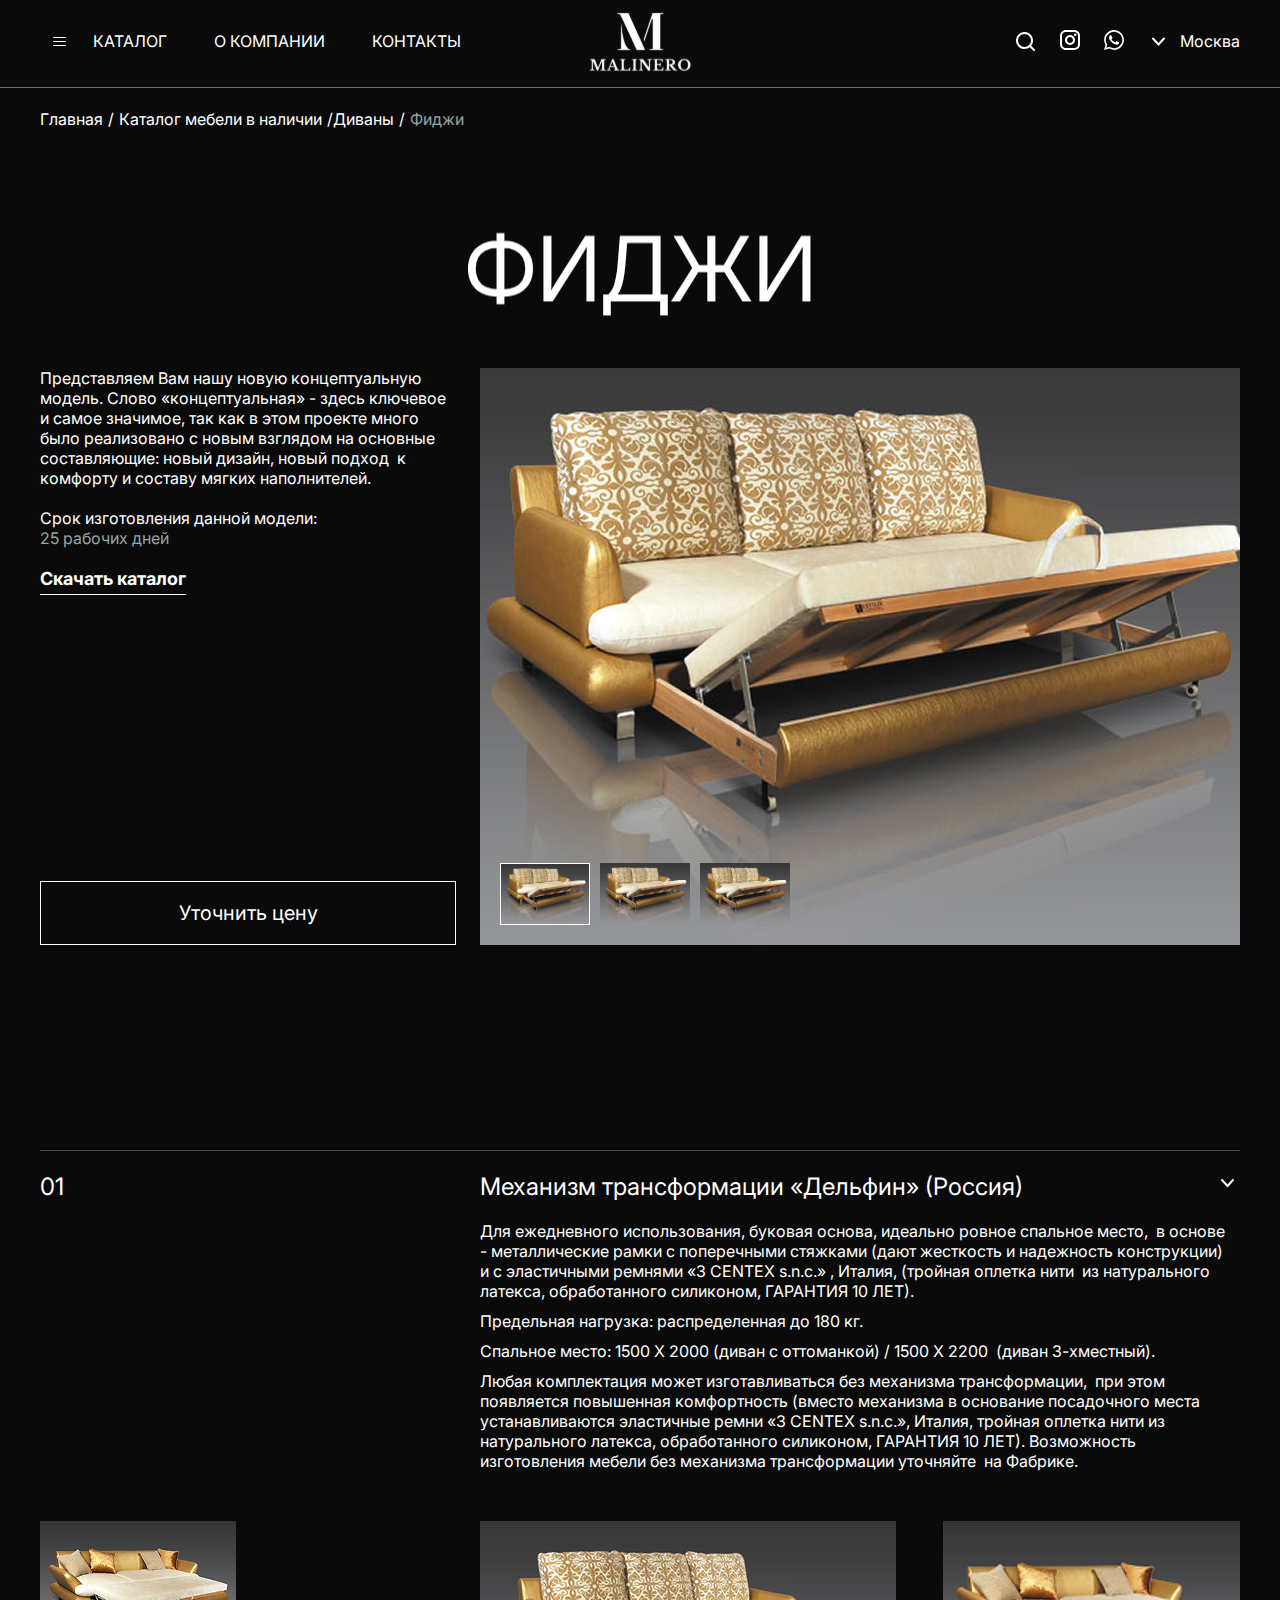
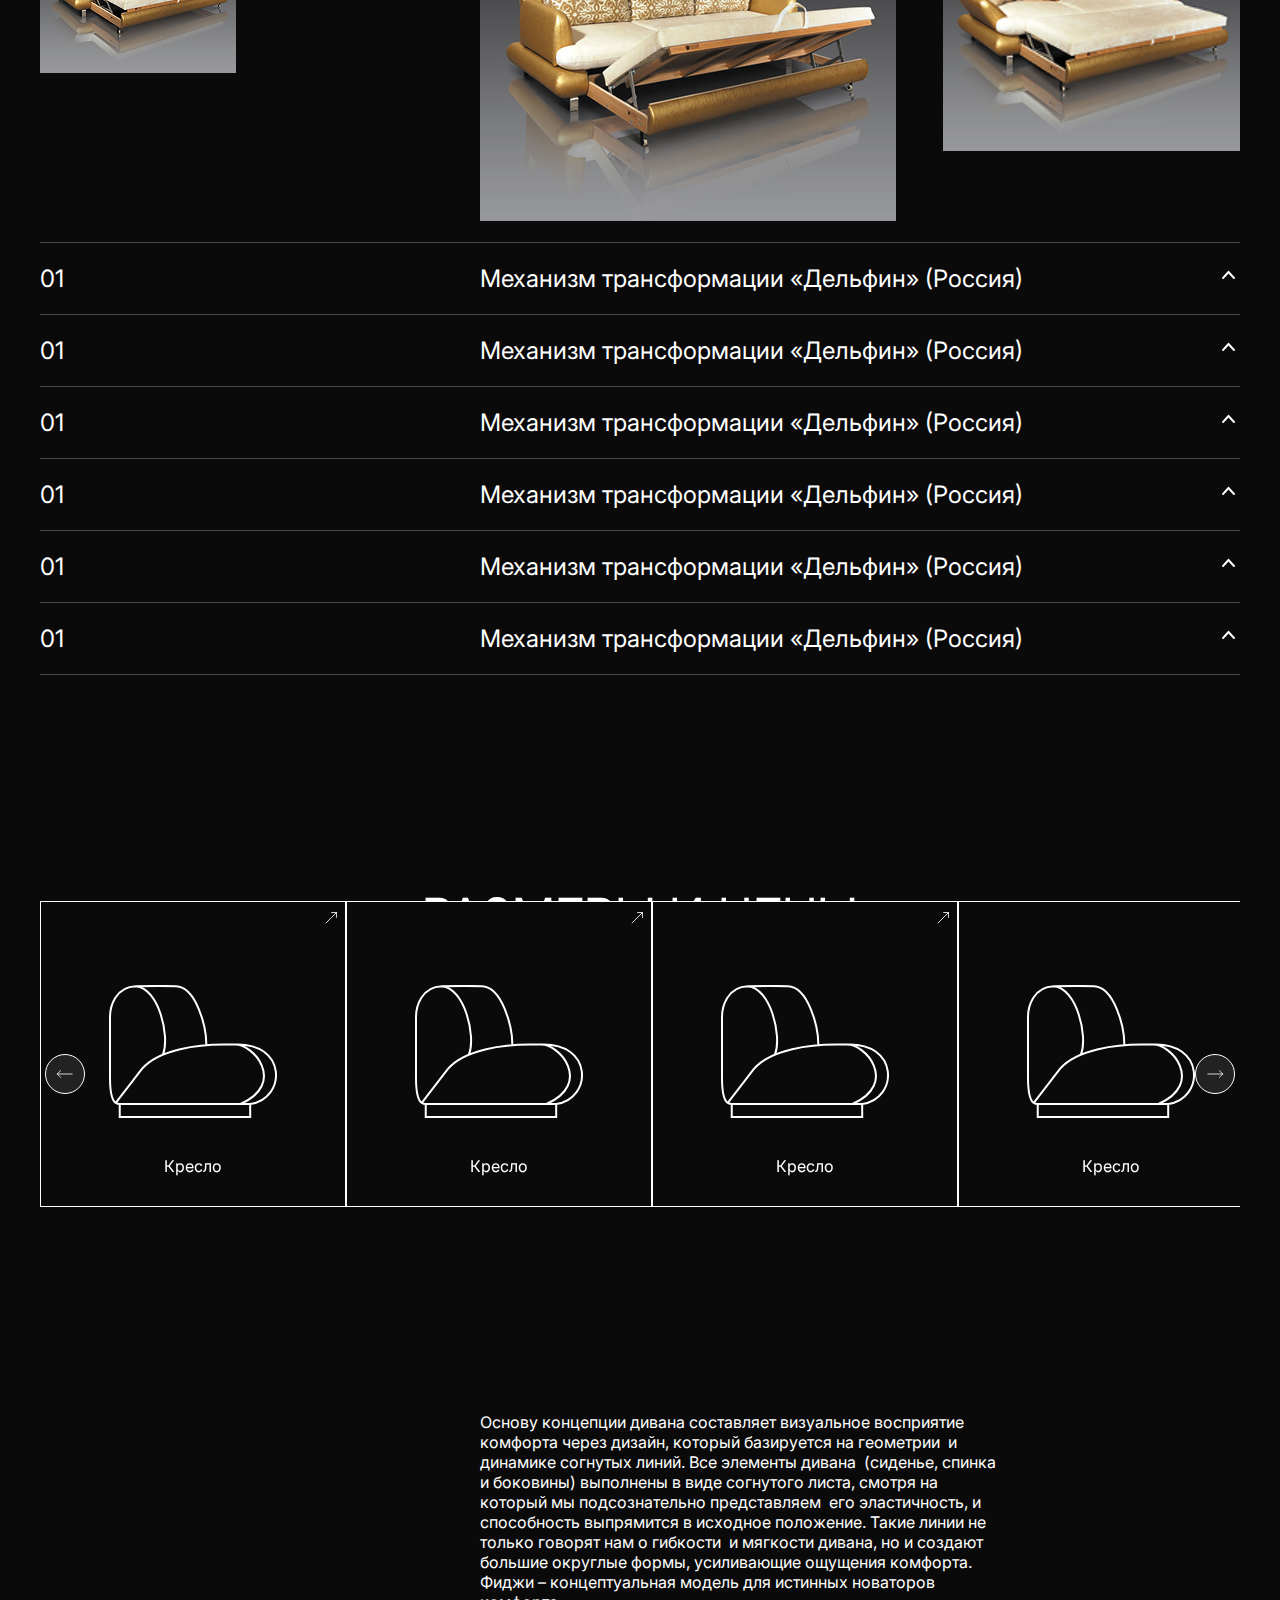
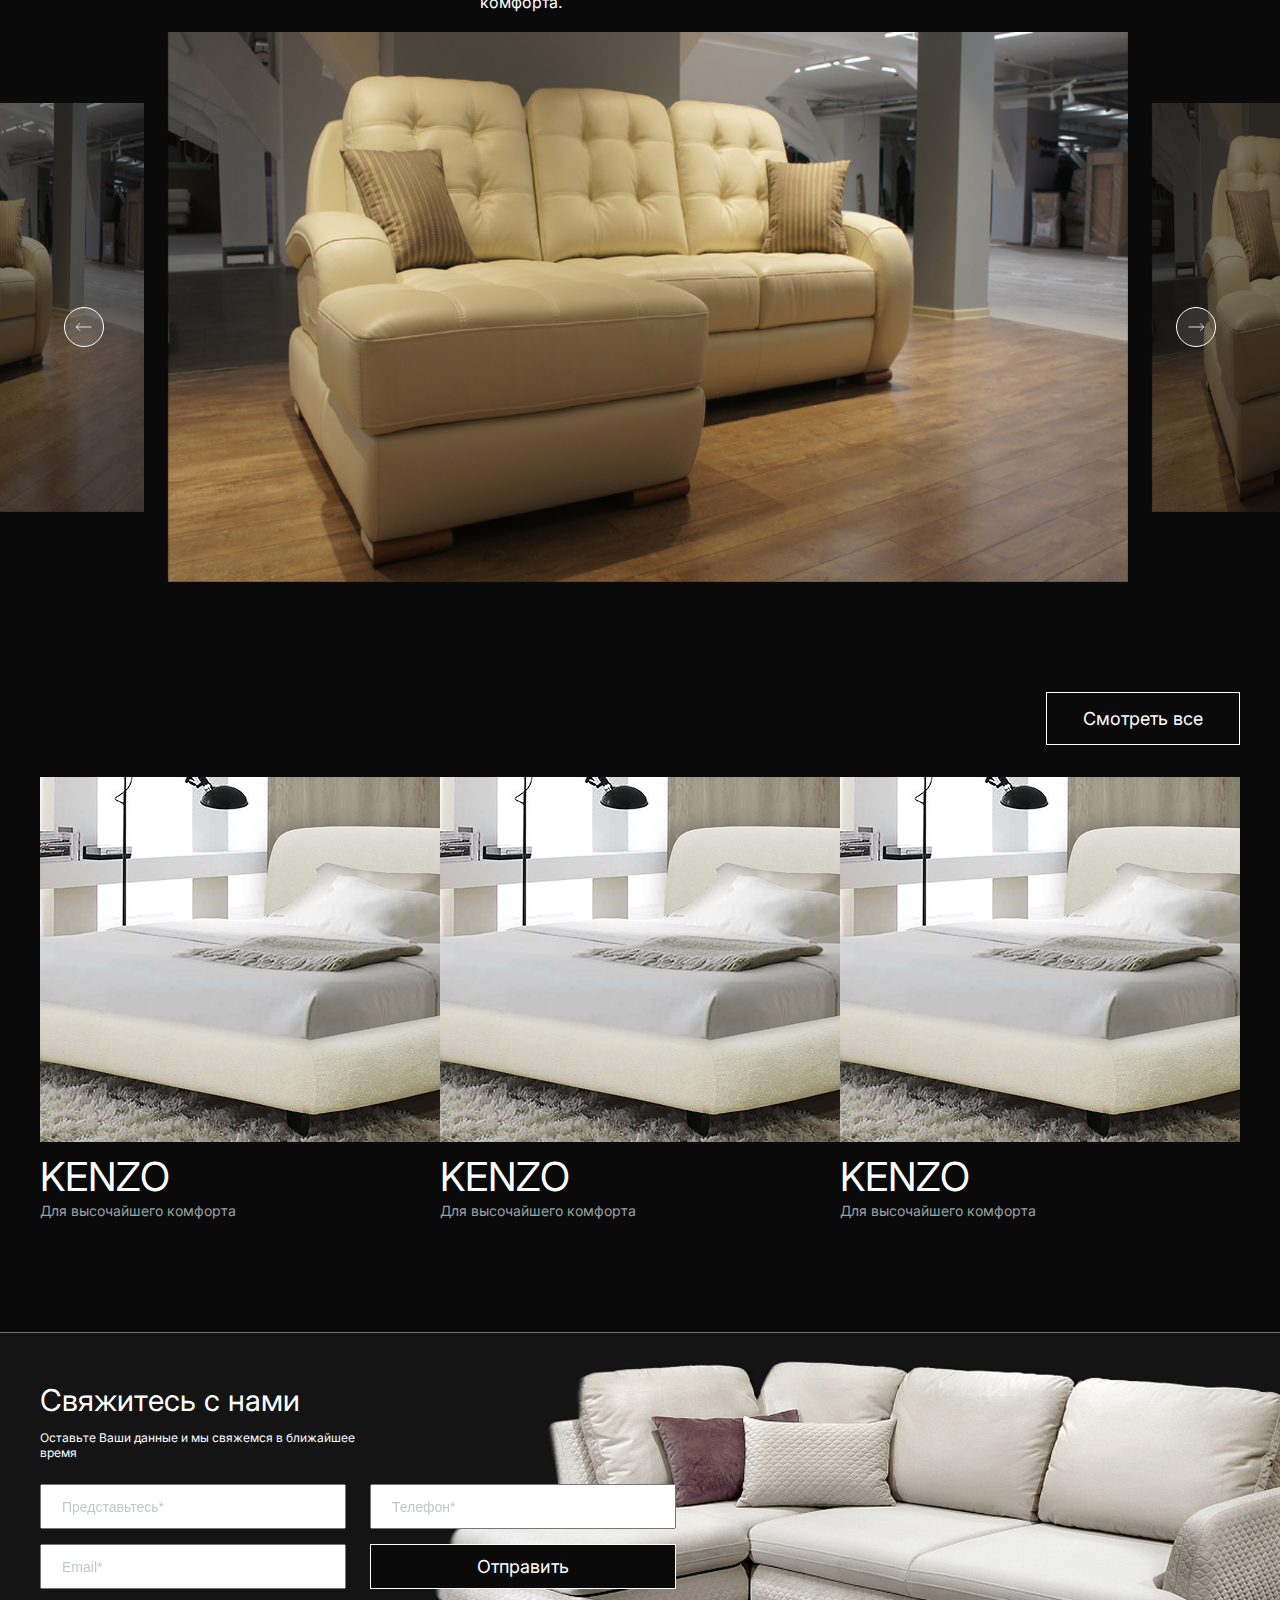
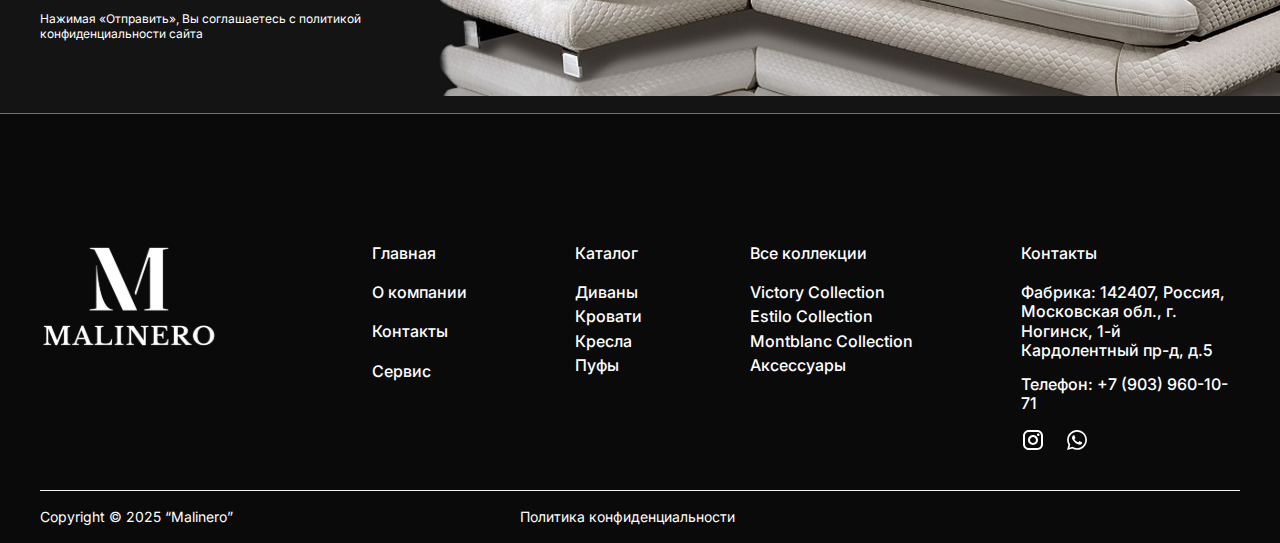
<file: product.html>
<!DOCTYPE html>
<html lang="en">
<head>
    <meta charset="UTF-8">
    <meta name="viewport" content="width=device-width, initial-scale=1" />

    <title>Malinero</title>
    <link rel="preconnect" href="https://fonts.googleapis.com">
    <link rel="preconnect" href="https://fonts.gstatic.com" crossorigin>
    <link href="https://fonts.googleapis.com/css2?family=Inter:ital,opsz,wght@0,14..32,100..900;1,14..32,100..900&display=swap" rel="stylesheet">
    <link rel="stylesheet" href="https://cdn.jsdelivr.net/npm/swiper@11/swiper-bundle.min.css" />
    <link rel="preconnect" href="https://fonts.googleapis.com">
    <link rel="preconnect" href="https://fonts.gstatic.com" crossorigin>
    <link href="https://fonts.googleapis.com/css2?family=Roboto:ital,wght@0,100..900;1,100..900&display=swap" rel="stylesheet">

    <link rel="stylesheet" href="css/main.css">
    <link rel="stylesheet" href="css/media.css">
</head>
<body>
<header>
    <nav class="navbar">
        <div class="hamburger-menu df a-center">
            <input id="menu__toggle--mob" type="checkbox" />
            <label class="menu__btn" for="menu__toggle--mob">
                <span></span>
            </label>


        </div>
        <div class="menu__box ">
            <a href="" class="navbar__logo">
                <img src="images/logo.svg" alt="logo">
            </a>
            <div class="menu__box--content">

                <form action="" class="search__form">
                    <input type="text" name="search" id="search__mob" class="search__input" placeholder="Я хочу найти">
                    <button class="search__btn btn"></button>
                </form>
                <ul class="menu__box--block">
                    <li>
                        <a class="menu__item" href="catalog.html">Каталог мебели в наличии</a>
                        <ul class="menu__box--sub">
                            <li><a class="menu__item" href="collections.html">Диваны</a></li>
                            <li><a class="menu__item" href="#">Кровати</a></li>
                            <li><a class="menu__item" href="#">Кресла</a></li>
                            <li><a class="menu__item" href="#">Пуфы</a></li>

                        </ul>
                    </li>
                    <li>
                        <a class="menu__item" href="#">Все коллекции</a>
                        <ul class="menu__box--sub">
                            <li><a class="menu__item" href="#">Victory Collection</a></li>
                            <li><a class="menu__item" href="#">Estilo Collection</a></li>
                            <li><a class="menu__item" href="#">Montblanc Collection</a></li>
                            <li><a class="menu__item" href="#">Аксессуары</a></li>

                        </ul>
                    </li>
                    <li>
                        <a class="menu__item" href="about.html">О компании</a>
                    </li>
                    <li>
                        <a class="menu__item" href="delivery.html">Доставка</a>
                    </li>
                </ul>
                <div class="contacts">
                    <h2 class="contacts__title">
                        Контакты
                    </h2>
                    <p>Фабрика: 142407, Россия, Московская обл., г. Ногинск, 1-й Кардолентный пр-д, д.5</p>
                    <p>Телефон: <a href="tel:+7 (903) 960-10-71">+7 (903) 960-10-71</a></p>
                    <div class="socials">
                        <a href="" class="socials__item">
                            <img src="images/instagram.svg" alt="instagram">
                            <img src="images/instagram-hover.svg" alt="instagram-hover">
                        </a>
                        <a href="" class="socials__item">
                            <img src="images/whatsapp.svg" alt="whatsapp">
                            <img src="images/whatsapp-hover.svg" alt="whatsapp">
                        </a>
                    </div>
                </div>
            </div>

        </div>
        <div class="container df pr">

            <div class="hamburger-menu df a-center">
                <input id="menu__toggle" type="checkbox" />
                <label class="menu__btn" for="menu__toggle">
                    <span></span>
                </label>


            </div>

            <ul class="top-menu df a-center">
                <li class="top-menu__item">
                    <a href="catalog.html" class="top-menu__link">
                        каталог
                    </a>
                </li>
                <li class="top-menu__item">
                    <a href="about.html" class="top-menu__link">
                        о компании
                    </a>
                </li>
                <li class="top-menu__item">
                    <a href="contacts.html" class="top-menu__link">
                        контакты
                    </a>
                </li>
            </ul>

            <a href="" class="navbar__logo">
                <img src="images/logo.svg" alt="logo">
            </a>


            <div class="navbar__contacts df a-center">

                <div class="search">
                    <button class="btn search__open"></button>
                    <form action="" class="search__form dn">
                        <input type="text" name="search" id="search" class="search__input" placeholder="Я хочу найти">
                        <button class="search__btn btn"></button>
                    </form>
                </div>
                <div class="socials df">
                    <a href="" class="socials__item">
                        <img src="images/instagram.svg" alt="instagram">
                        <img src="images/instagram-hover.svg" alt="instagram">
                    </a>
                    <a href="" class="socials__item">
                        <img src="images/whatsapp.svg" alt="whatsapp">
                        <img src="images/whatsapp-hover.svg" alt="whatsapp">
                    </a>
                </div>
                <div class="cities">
                    <div class="cities__selected">Москва</div>
                    <ul class="cities__list dn">
                        <li class="cities__item">Москва</li>
                        <li class="cities__item">Санкт-Перербург</li>
                        <li class="cities__item">Москва</li>
                        <li class="cities__item">Санкт-Перербург</li>
                    </ul>
                </div>
            </div>
        </div>
    </nav>



</header>
<nav class="mobile__navbar dn">
    <div class="container">
        <ul class="mobile__navbar--list df a-center j-spc-btw">
            <li class="mobile__navbar--item">
                <a href="index.html" class="mobile__navbar--link mobile__navbar--link-active">
                    <svg xmlns="http://www.w3.org/2000/svg" width="28" height="28" viewBox="0 0 28 28" fill="none">
                        <path fill-rule="evenodd" clip-rule="evenodd" d="M5 12.4538V23.0001H10V18.5001C10 16.5671 11.567 15.0001 13.5 15.0001C15.433 15.0001 17 16.5671 17 18.5001V23.0001H22V12.4538L18.354 9.26353L13.5 5.29211L8.64605 9.26353L5 12.4538ZM8 8.50005L12.8668 4.51816C13.2351 4.21677 13.7649 4.21677 14.1332 4.51816L19 8.50005L22.6585 11.7012C22.8755 11.8911 23 12.1655 23 12.4538V23.0001C23 23.5523 22.5523 24.0001 22 24.0001H17C16.4477 24.0001 16 23.5523 16 23.0001V18.5001C16 17.1193 14.8807 16.0001 13.5 16.0001C12.1193 16.0001 11 17.1193 11 18.5001V23.0001C11 23.5523 10.5523 24.0001 10 24.0001H5C4.44772 24.0001 4 23.5523 4 23.0001V12.4538C4 12.1655 4.12448 11.8911 4.3415 11.7012L8 8.50005Z" fill="white"/>
                    </svg>
                    Главная
                </a>
            </li>
            <li class="mobile__navbar--item">
                <a href="about.html" class="mobile__navbar--link ">
                    <svg xmlns="http://www.w3.org/2000/svg" width="28" height="28" viewBox="0 0 28 28" fill="none">
                        <path d="M22.5098 4V24H6.25977V21.5195H5.00977V20.2695H6.25977V17.7598H5.00977V16.5098H6.25977V11.5098H5.00977V10.2598H6.25977V7.75977H5.00977V6.50977H6.25977V4H22.5098ZM21.2598 5.25H7.50977V22.75H21.2598V5.25ZM20.0098 9H13.7598V7.75H20.0098V9ZM20.0098 11.5H13.7598V10.25H20.0098V11.5ZM10.6348 20.2109C10.3809 20.2109 10.1432 20.1654 9.92188 20.0742C9.70052 19.9831 9.50521 19.8529 9.33594 19.6836C9.16667 19.5143 9.03646 19.319 8.94531 19.0977C8.85417 18.8763 8.80534 18.6354 8.79883 18.375C8.79883 18.1211 8.8444 17.8835 8.93555 17.6621C9.02669 17.4408 9.1569 17.2487 9.32617 17.0859C9.49544 16.9232 9.69076 16.7897 9.91211 16.6855C10.1335 16.5814 10.3743 16.5326 10.6348 16.5391C10.8887 16.5391 11.1263 16.5879 11.3477 16.6855C11.569 16.7832 11.7611 16.9134 11.9238 17.0762C12.0866 17.2389 12.2201 17.4342 12.3242 17.6621C12.4284 17.89 12.4772 18.1276 12.4707 18.375C12.4707 18.6289 12.4219 18.8665 12.3242 19.0879C12.2266 19.3092 12.0964 19.5046 11.9336 19.6738C11.7708 19.8431 11.5755 19.9733 11.3477 20.0645C11.1198 20.1556 10.8822 20.2044 10.6348 20.2109ZM10.6348 17.7109C10.446 17.7109 10.2897 17.7728 10.166 17.8965C10.0423 18.0202 9.97721 18.1797 9.9707 18.375C9.9707 18.5638 10.0326 18.7201 10.1562 18.8438C10.2799 18.9674 10.4395 19.0326 10.6348 19.0391C10.8236 19.0391 10.9798 18.9772 11.1035 18.8535C11.2272 18.7298 11.2923 18.5703 11.2988 18.375C11.2988 18.1862 11.237 18.0299 11.1133 17.9062C10.9896 17.7826 10.8301 17.7174 10.6348 17.7109ZM10.6348 11.4609C10.3809 11.4609 10.1432 11.4154 9.92188 11.3242C9.70052 11.2331 9.50521 11.1029 9.33594 10.9336C9.16667 10.7643 9.03646 10.569 8.94531 10.3477C8.85417 10.1263 8.80534 9.88542 8.79883 9.625C8.79883 9.37109 8.8444 9.13346 8.93555 8.91211C9.02669 8.69076 9.1569 8.4987 9.32617 8.33594C9.49544 8.17318 9.69076 8.03971 9.91211 7.93555C10.1335 7.83138 10.3743 7.78255 10.6348 7.78906C10.8887 7.78906 11.1263 7.83789 11.3477 7.93555C11.569 8.0332 11.7611 8.16341 11.9238 8.32617C12.0866 8.48893 12.2201 8.68424 12.3242 8.91211C12.4284 9.13997 12.4772 9.3776 12.4707 9.625C12.4707 9.87891 12.4219 10.1165 12.3242 10.3379C12.2266 10.5592 12.0964 10.7546 11.9336 10.9238C11.7708 11.0931 11.5755 11.2233 11.3477 11.3145C11.1198 11.4056 10.8822 11.4544 10.6348 11.4609ZM10.6348 8.96094C10.446 8.96094 10.2897 9.02279 10.166 9.14648C10.0423 9.27018 9.97721 9.42969 9.9707 9.625C9.9707 9.8138 10.0326 9.97005 10.1562 10.0938C10.2799 10.2174 10.4395 10.2826 10.6348 10.2891C10.8236 10.2891 10.9798 10.2272 11.1035 10.1035C11.2272 9.97982 11.2923 9.82031 11.2988 9.625C11.2988 9.4362 11.237 9.27995 11.1133 9.15625C10.9896 9.03255 10.8301 8.96745 10.6348 8.96094ZM20.0098 17.75H13.7598V16.5H20.0098V17.75ZM20.0098 20.25H13.7598V19H20.0098V20.25Z" fill="white"/>
                    </svg>
                    О комании
                </a>
            </li>
            <li class="mobile__navbar--item">
                <a href="catalog.html" class="mobile__navbar--link ">
                    <svg xmlns="http://www.w3.org/2000/svg" xmlns:xlink="http://www.w3.org/1999/xlink" width="29" height="28" viewBox="0 0 29 28" fill="none">
                        <mask id="mask0_310_1440" style="mask-type:alpha" maskUnits="userSpaceOnUse" x="6" y="5" width="19" height="18">
                            <rect width="18" height="18" transform="translate(6.48047 5)" fill="url(#pattern0_310_1440)"/>
                        </mask>
                        <g mask="url(#mask0_310_1440)">
                            <rect x="7" y="4" width="17" height="19" fill="white"/>
                        </g>
                        <defs>
                            <pattern id="pattern0_310_1440" patternContentUnits="objectBoundingBox" width="1" height="1">
                                <use xlink:href="#image0_310_1440" transform="scale(0.001)"/>
                            </pattern>
                            <image id="image0_310_1440" width="1000" height="1000" preserveAspectRatio="none" xlink:href="[data-uri]"/>
                        </defs>
                    </svg>
                    Каталог
                </a>
            </li>
            <li class="mobile__navbar--item">
                <a href="contacts.html" class="mobile__navbar--link ">
                    <svg xmlns="http://www.w3.org/2000/svg" width="29" height="28" viewBox="0 0 29 28" fill="none">
                        <g clip-path="url(#clip0_310_1445)">
                            <path d="M14.7197 15.75C10.6856 15.75 7.2891 18.48 6.27697 22.1934C5.93809 23.4367 7.01442 24.5 8.30308 24.5H21.1364C22.4251 24.5 23.5014 23.4367 23.1625 22.1934C22.1504 18.48 18.7539 15.75 14.7197 15.75Z" stroke="white" stroke-width="1.25" stroke-linecap="round"/>
                            <path d="M18.8024 8.16671C18.8024 10.4219 16.9742 12.25 14.719 12.25C12.4639 12.25 10.6357 10.4219 10.6357 8.16671C10.6357 5.91154 12.4639 4.08337 14.719 4.08337C16.9742 4.08337 18.8024 5.91154 18.8024 8.16671Z" stroke="white" stroke-width="1.25" stroke-linecap="round"/>
                        </g>
                        <defs>
                            <clipPath id="clip0_310_1445">
                                <rect width="28" height="28" fill="white" transform="translate(0.719727)"/>
                            </clipPath>
                        </defs>
                    </svg>
                    Контакты
                </a>
            </li>
            <li class="mobile__navbar--item">
                <a href="tel:" class="mobile__navbar--link ">
                    <svg xmlns="http://www.w3.org/2000/svg" width="29" height="28" viewBox="0 0 29 28" fill="none">
                        <path d="M11.083 4.68583L10.1509 4.96663C9.32095 5.21691 8.57978 5.69908 8.0146 6.35638C7.44943 7.01367 7.08378 7.81874 6.9607 8.67683C6.5746 11.3652 7.4378 14.5086 9.5191 18.1135C11.5952 21.7093 13.8806 24.0259 16.3961 25.0399C17.2043 25.3657 18.0891 25.4525 18.9453 25.29C19.8014 25.1275 20.5929 24.7226 21.2256 24.1234L21.9302 23.4552C22.3877 23.0222 22.6725 22.4378 22.7316 21.8106C22.7906 21.1834 22.62 20.5561 22.2513 20.0453L20.4885 17.6013C20.2502 17.2714 19.9146 17.0243 19.5287 16.8947C19.1429 16.765 18.7262 16.7594 18.337 16.8785L15.6707 17.6936L15.6018 17.7066C15.308 17.7495 14.6294 17.1138 13.7844 15.65C12.9004 14.1186 12.7184 13.2229 12.9615 12.9915L14.3174 11.7266C14.8127 11.2641 15.1511 10.6583 15.2851 9.99396C15.4192 9.32964 15.3422 8.64003 15.0649 8.02163L14.2043 6.10933C13.9455 5.53387 13.4863 5.07216 12.9123 4.81025C12.3382 4.54835 11.6872 4.50412 11.083 4.68583ZM13.0213 6.64233L13.8793 8.55463C14.0458 8.92554 14.0922 9.33922 14.012 9.73781C13.9319 10.1364 13.7291 10.5 13.4321 10.7776L12.0723 12.0438C11.2013 12.868 11.4899 14.2746 12.6599 16.3C13.7597 18.2058 14.7633 19.147 15.8423 18.9832L16.0035 18.9494L18.7179 18.1213C18.8477 18.0815 18.9866 18.0832 19.1153 18.1264C19.244 18.1695 19.356 18.2518 19.4355 18.3618L21.1983 20.8058C21.3829 21.0612 21.4684 21.375 21.439 21.6887C21.4096 22.0024 21.2672 22.2948 21.0384 22.5114L20.3325 23.1796C19.8806 23.6074 19.3153 23.8964 18.7039 24.0123C18.0926 24.1282 17.4608 24.0661 16.8836 23.8335C14.6762 22.9443 12.5897 20.8292 10.6462 17.4635C8.6975 14.09 7.9084 11.2209 8.2477 8.86143C8.33553 8.24839 8.59669 7.6732 9.00043 7.2036C9.40417 6.73399 9.93367 6.38951 10.5266 6.21073L11.4587 5.92993C11.7609 5.83912 12.0858 5.86133 12.3728 5.9924C12.6599 6.12348 12.8894 6.35448 13.0187 6.64233" fill="white"/>
                    </svg>
                    Звонок
                </a>
            </li>

        </ul>
    </div>
</nav>
  <main>
        <section class="product">
            <div class="container">
                <div class="breadcrumbs df a-center">
                    <a href="/" class="breadcrumbs__link">Главная</a>
                    /
                    <a href="catalog.html" class="breadcrumbs__link">Каталог мебели в наличии</a>
                    /
                    <a href="collections.html" class="breadcrumbs__link">Диваны</a>
                    /
                   <span class="breadcrumbs__item">Фиджи</span>
                </div>
                <div class="page__title--block">
                <h1 class="page__title tc">фиджи</h1>
                </div>
                <div class="product__info df">
                    <div class="product__info--left">
                        <p>Представляем Вам нашу новую концептуальную модель. Слово «концептуальная» - здесь ключевое  и самое значимое, так как в этом проекте много было реализовано с новым взглядом на основные составляющие: новый дизайн, новый подход  к комфорту и составу мягких наполнителей.</p>
                        <p>
                            Срок изготовления данной модели:
                            <span>25 рабочих дней</span>
                        </p>
                        <a href="" class="btn btn__download">Скачать каталог</a>
                        <button class="btn btn__outline btn__popup">
                            Уточнить цену
                        </button>
                    </div>
                    <div class="product__info--right">
                        <div style="--swiper-navigation-color: #fff; --swiper-pagination-color: #fff" class="swiper mySwiper2">
                            <div class="swiper-wrapper">
                                <div class="swiper-slide">
                                    <img src="images/product.png" />
                                </div>
                                <div class="swiper-slide">
                                    <img src="images/product.png" />
                                </div>
                                <div class="swiper-slide">
                                    <img src="images/product.png" />
                                </div>

                            </div>

                        </div>
                        <div thumbsSlider="" class="swiper mySwiper">
                            <div class="swiper-wrapper">
                                <div class="swiper-slide">
                                    <img src="images/product.png" />
                                </div>
                                <div class="swiper-slide">
                                    <img src="images/product.png" />
                                </div>
                                <div class="swiper-slide">
                                    <img src="images/product.png" />
                                </div>

                            </div>
                        </div>
                    </div>
                </div>
                <div class="product__description df">
                    <div class="product__description--left"></div>
                    <div class="product__description--right">
                        <div class="section__title--block">
                        <h2 class="section__title">описание модели</h2>
                        </div>
                    </div>

                </div>
                <div class="product__accordion">
                    <div class="accordionWrapper">
                        <div class="accordionItem open">
                            <h2 class="accordionItemHeading"><span>01</span>Механизм трансформации «Дельфин» (Россия)</h2>
                            <div class="accordionItemContent">
                                <div class="accordion__content df">
                                    <div class="accordion__left">

                                    </div>
                                    <div class="accordion__right">

                                        <p>Для ежедневного использования, буковая основа, идеально ровное спальное место,  в основе - металлические рамки с поперечными стяжками (дают жесткость и надежность конструкции) и с эластичными ремнями «3 CENTEX s.n.c.» , Италия, (тройная оплетка нити  из натурального латекса, обработанного силиконом, ГАРАНТИЯ 10 ЛЕТ).</p>
                                        <p>Предельная нагрузка:  распределенная до 180 кг.</p>
                                        <p>Спальное место:  1500 X 2000 (диван с оттоманкой) / 1500 X 2200  (диван 3-хместный).</p>
                                        <p>Любая комплектация может изготавливаться без механизма трансформации,  при этом появляется повышенная комфортность (вместо механизма в основание посадочного места устанавливаются эластичные ремни «3 CENTEX s.n.c.», Италия, тройная оплетка нити из натурального латекса, обработанного силиконом, ГАРАНТИЯ 10 ЛЕТ). Возможность изготовления мебели без механизма трансформации уточняйте  на Фабрике.</p>
                                    </div>
                                </div>
                                <div class="accordion__gallery df j-spc-btw">
                                    <div class="accordion__gallery--left">
                                        <img src="images/g1.png" alt=g1">
                                    </div>
                                    <div class="accordion__gallery--right df j-spc-btw">
                                        <img src="images/g2.png" alt=g2">
                                        <img src="images/g3.png" alt=g3">
                                    </div>
                                </div>
                            </div>
                        </div>

                        <div class="accordionItem close">
                            <h2 class="accordionItemHeading"><span>01</span>Механизм трансформации «Дельфин» (Россия)</h2>
                            <div class="accordionItemContent">
                                <div class="accordion__content df">
                                    <div class="accordion__left">

                                    </div>
                                    <div class="accordion__right">

                                        <p>Для ежедневного использования, буковая основа, идеально ровное спальное место,  в основе - металлические рамки с поперечными стяжками (дают жесткость и надежность конструкции) и с эластичными ремнями «3 CENTEX s.n.c.» , Италия, (тройная оплетка нити  из натурального латекса, обработанного силиконом, ГАРАНТИЯ 10 ЛЕТ).</p>
                                        <p>Предельная нагрузка:  распределенная до 180 кг.</p>
                                        <p>Спальное место:  1500 X 2000 (диван с оттоманкой) / 1500 X 2200  (диван 3-хместный).</p>
                                        <p>Любая комплектация может изготавливаться без механизма трансформации,  при этом появляется повышенная комфортность (вместо механизма в основание посадочного места устанавливаются эластичные ремни «3 CENTEX s.n.c.», Италия, тройная оплетка нити из натурального латекса, обработанного силиконом, ГАРАНТИЯ 10 ЛЕТ). Возможность изготовления мебели без механизма трансформации уточняйте  на Фабрике.</p>
                                    </div>
                                </div>
                                <div class="accordion__gallery df j-spc-btw">
                                    <div class="accordion__gallery--left">
                                        <img src="images/g1.png" alt=g1">
                                    </div>
                                    <div class="accordion__gallery--right df j-spc-btw">
                                        <img src="images/g2.png" alt=g2">
                                        <img src="images/g3.png" alt=g3">
                                    </div>
                                </div>
                            </div>
                        </div>

                        <div class="accordionItem close">
                            <h2 class="accordionItemHeading"><span>01</span>Механизм трансформации «Дельфин» (Россия)</h2>
                            <div class="accordionItemContent">
                                <div class="accordion__content df">
                                    <div class="accordion__left">

                                    </div>
                                    <div class="accordion__right">

                                        <p>Для ежедневного использования, буковая основа, идеально ровное спальное место,  в основе - металлические рамки с поперечными стяжками (дают жесткость и надежность конструкции) и с эластичными ремнями «3 CENTEX s.n.c.» , Италия, (тройная оплетка нити  из натурального латекса, обработанного силиконом, ГАРАНТИЯ 10 ЛЕТ).</p>
                                        <p>Предельная нагрузка:  распределенная до 180 кг.</p>
                                        <p>Спальное место:  1500 X 2000 (диван с оттоманкой) / 1500 X 2200  (диван 3-хместный).</p>
                                        <p>Любая комплектация может изготавливаться без механизма трансформации,  при этом появляется повышенная комфортность (вместо механизма в основание посадочного места устанавливаются эластичные ремни «3 CENTEX s.n.c.», Италия, тройная оплетка нити из натурального латекса, обработанного силиконом, ГАРАНТИЯ 10 ЛЕТ). Возможность изготовления мебели без механизма трансформации уточняйте  на Фабрике.</p>
                                    </div>
                                </div>
                                <div class="accordion__gallery df j-spc-btw">
                                    <div class="accordion__gallery--left">
                                        <img src="images/g1.png" alt=g1">
                                    </div>
                                    <div class="accordion__gallery--right df j-spc-btw">
                                        <img src="images/g2.png" alt=g2">
                                        <img src="images/g3.png" alt=g3">
                                    </div>
                                </div>
                            </div>
                        </div>
                        <div class="accordionItem close">
                            <h2 class="accordionItemHeading"><span>01</span>Механизм трансформации «Дельфин» (Россия)</h2>
                            <div class="accordionItemContent">
                                <div class="accordion__content df">
                                    <div class="accordion__left">

                                    </div>
                                    <div class="accordion__right">

                                        <p>Для ежедневного использования, буковая основа, идеально ровное спальное место,  в основе - металлические рамки с поперечными стяжками (дают жесткость и надежность конструкции) и с эластичными ремнями «3 CENTEX s.n.c.» , Италия, (тройная оплетка нити  из натурального латекса, обработанного силиконом, ГАРАНТИЯ 10 ЛЕТ).</p>
                                        <p>Предельная нагрузка:  распределенная до 180 кг.</p>
                                        <p>Спальное место:  1500 X 2000 (диван с оттоманкой) / 1500 X 2200  (диван 3-хместный).</p>
                                        <p>Любая комплектация может изготавливаться без механизма трансформации,  при этом появляется повышенная комфортность (вместо механизма в основание посадочного места устанавливаются эластичные ремни «3 CENTEX s.n.c.», Италия, тройная оплетка нити из натурального латекса, обработанного силиконом, ГАРАНТИЯ 10 ЛЕТ). Возможность изготовления мебели без механизма трансформации уточняйте  на Фабрике.</p>
                                    </div>
                                </div>
                                <div class="accordion__gallery df j-spc-btw">
                                    <div class="accordion__gallery--left">
                                        <img src="images/g1.png" alt=g1">
                                    </div>
                                    <div class="accordion__gallery--right df j-spc-btw">
                                        <img src="images/g2.png" alt=g2">
                                        <img src="images/g3.png" alt=g3">
                                    </div>
                                </div>
                            </div>
                        </div>
                        <div class="accordionItem close">
                            <h2 class="accordionItemHeading"><span>01</span>Механизм трансформации «Дельфин» (Россия)</h2>
                            <div class="accordionItemContent">
                                <div class="accordion__content df">
                                    <div class="accordion__left">

                                    </div>
                                    <div class="accordion__right">

                                        <p>Для ежедневного использования, буковая основа, идеально ровное спальное место,  в основе - металлические рамки с поперечными стяжками (дают жесткость и надежность конструкции) и с эластичными ремнями «3 CENTEX s.n.c.» , Италия, (тройная оплетка нити  из натурального латекса, обработанного силиконом, ГАРАНТИЯ 10 ЛЕТ).</p>
                                        <p>Предельная нагрузка:  распределенная до 180 кг.</p>
                                        <p>Спальное место:  1500 X 2000 (диван с оттоманкой) / 1500 X 2200  (диван 3-хместный).</p>
                                        <p>Любая комплектация может изготавливаться без механизма трансформации,  при этом появляется повышенная комфортность (вместо механизма в основание посадочного места устанавливаются эластичные ремни «3 CENTEX s.n.c.», Италия, тройная оплетка нити из натурального латекса, обработанного силиконом, ГАРАНТИЯ 10 ЛЕТ). Возможность изготовления мебели без механизма трансформации уточняйте  на Фабрике.</p>
                                    </div>
                                </div>
                                <div class="accordion__gallery df j-spc-btw">
                                    <div class="accordion__gallery--left">
                                        <img src="images/g1.png" alt=g1">
                                    </div>
                                    <div class="accordion__gallery--right df j-spc-btw">
                                        <img src="images/g2.png" alt=g2">
                                        <img src="images/g3.png" alt=g3">
                                    </div>
                                </div>
                            </div>
                        </div>
                        <div class="accordionItem close">
                            <h2 class="accordionItemHeading"><span>01</span>Механизм трансформации «Дельфин» (Россия)</h2>
                            <div class="accordionItemContent">
                                <div class="accordion__content df">
                                    <div class="accordion__left">

                                    </div>
                                    <div class="accordion__right">

                                        <p>Для ежедневного использования, буковая основа, идеально ровное спальное место,  в основе - металлические рамки с поперечными стяжками (дают жесткость и надежность конструкции) и с эластичными ремнями «3 CENTEX s.n.c.» , Италия, (тройная оплетка нити  из натурального латекса, обработанного силиконом, ГАРАНТИЯ 10 ЛЕТ).</p>
                                        <p>Предельная нагрузка:  распределенная до 180 кг.</p>
                                        <p>Спальное место:  1500 X 2000 (диван с оттоманкой) / 1500 X 2200  (диван 3-хместный).</p>
                                        <p>Любая комплектация может изготавливаться без механизма трансформации,  при этом появляется повышенная комфортность (вместо механизма в основание посадочного места устанавливаются эластичные ремни «3 CENTEX s.n.c.», Италия, тройная оплетка нити из натурального латекса, обработанного силиконом, ГАРАНТИЯ 10 ЛЕТ). Возможность изготовления мебели без механизма трансформации уточняйте  на Фабрике.</p>
                                    </div>
                                </div>
                                <div class="accordion__gallery df j-spc-btw">
                                    <div class="accordion__gallery--left">
                                        <img src="images/g1.png" alt=g1">
                                    </div>
                                    <div class="accordion__gallery--right df j-spc-btw">
                                        <img src="images/g2.png" alt=g2">
                                        <img src="images/g3.png" alt=g3">
                                    </div>
                                </div>
                            </div>
                        </div>
                        <div class="accordionItem close">
                            <h2 class="accordionItemHeading"><span>01</span>Механизм трансформации «Дельфин» (Россия)</h2>
                            <div class="accordionItemContent">
                                <div class="accordion__content df">
                                    <div class="accordion__left">

                                    </div>
                                    <div class="accordion__right">

                                        <p>Для ежедневного использования, буковая основа, идеально ровное спальное место,  в основе - металлические рамки с поперечными стяжками (дают жесткость и надежность конструкции) и с эластичными ремнями «3 CENTEX s.n.c.» , Италия, (тройная оплетка нити  из натурального латекса, обработанного силиконом, ГАРАНТИЯ 10 ЛЕТ).</p>
                                        <p>Предельная нагрузка:  распределенная до 180 кг.</p>
                                        <p>Спальное место:  1500 X 2000 (диван с оттоманкой) / 1500 X 2200  (диван 3-хместный).</p>
                                        <p>Любая комплектация может изготавливаться без механизма трансформации,  при этом появляется повышенная комфортность (вместо механизма в основание посадочного места устанавливаются эластичные ремни «3 CENTEX s.n.c.», Италия, тройная оплетка нити из натурального латекса, обработанного силиконом, ГАРАНТИЯ 10 ЛЕТ). Возможность изготовления мебели без механизма трансформации уточняйте  на Фабрике.</p>
                                    </div>
                                </div>
                                <div class="accordion__gallery df j-spc-btw">
                                    <div class="accordion__gallery--left">
                                        <img src="images/g1.png" alt=g1">
                                    </div>
                                    <div class="accordion__gallery--right df j-spc-btw">
                                        <img src="images/g2.png" alt=g2">
                                        <img src="images/g3.png" alt=g3">
                                    </div>
                                </div>
                            </div>
                        </div>
                    </div>
                </div>
            </div>
        </section>
      <section>
          <div class="container">
                <div class="product__prices">
                    <div class="section__title--block">
                    <h2 class="section__title tc">размеры и цены</h2>
                    </div>
                    <div class="product__price--list swiper">
                        <div class="swiper-wrapper">
                            <div class=" swiper-slide">
                                <div class="product__price--item">
                                    <img src="images/size.svg" alt="size">
                                    <p>Кресло</p>
                                </div>
                            </div>
                            <div class=" swiper-slide">
                                <div class="product__price--item">
                                    <img src="images/size.svg" alt="size">
                                    <p>Кресло</p>
                                </div>
                            </div>
                            <div class=" swiper-slide">
                                <div class="product__price--item">
                                    <img src="images/size.svg" alt="size">
                                    <p>Кресло</p>
                                </div>
                            </div>
                            <div class=" swiper-slide">
                                <div class="product__price--item">
                                    <img src="images/size.svg" alt="size">
                                    <p>Кресло</p>
                                </div>
                            </div>
                            <div class=" swiper-slide">
                                <div class="product__price--item">
                                    <img src="images/size.svg" alt="size">
                                    <p>Кресло</p>
                                </div>
                            </div>
                            <div class=" swiper-slide">
                                <div class="product__price--item">
                                    <img src="images/size.svg" alt="size">
                                    <p>Кресло</p>
                                </div>
                            </div>
                            <div class=" swiper-slide">
                                <div class="product__price--item">
                                    <img src="images/size.svg" alt="size">
                                    <p>Кресло</p>
                                </div>
                            </div>
                            <div class=" swiper-slide">
                                <div class="product__price--item">
                                    <img src="images/size.svg" alt="size">
                                    <p>Кресло</p>
                                </div>
                            </div>
                        </div>

                    </div>
                    <div class="btn btn__prev"></div>
                    <div class="btn btn__next"></div>
                </div>
          </div>
      </section>
      <section>
          <div  class="container">
                <div class="display df">
                    <div class="display__left"></div>
                    <div class="display__right">
                        <div class="section__title--block">

                        <h2 class="section__title">Мебель на экспозиции</h2>
                        </div>
                        <p>Основу концепции дивана составляет визуальное восприятие комфорта через дизайн, который базируется на геометрии  и динамике согнутых линий. Все элементы дивана  (сиденье, спинка и боковины) выполнены в виде согнутого листа, смотря на который мы подсознательно представляем  его эластичность, и способность выпрямится в исходное положение. Такие линии не только говорят нам о гибкости  и мягкости дивана, но и создают большие округлые формы, усиливающие ощущения комфорта. Фиджи – концептуальная модель для истинных новаторов комфорта.</p>
                    </div>
                </div>
            </div>


            <div class="about__slider swiper">
                <div class="swiper-wrapper">
                    <div class="about__slider--item swiper-slide">
                        <img src="images/display.png" alt="about-slider">

                    </div>
                    <div class="about__slider--item swiper-slide">
                        <img src="images/display.png" alt="about-slider">

                    </div>
                    <div class="about__slider--item swiper-slide">
                        <img src="images/display.png" alt="about-slider">

                    </div>
                    <div class="about__slider--item swiper-slide">
                        <img src="images/display.png" alt="about-slider">

                    </div>
                    <div class="about__slider--item swiper-slide">
                        <img src="images/display.png" alt="about-slider">

                    </div>
                    <div class="about__slider--item swiper-slide">
                        <img src="images/display.png" alt="about-slider">

                    </div>
                    <div class="about__slider--item swiper-slide">
                        <img src="images/display.png" alt="about-slider">

                    </div>
                </div>
                <div class="swiper-buttons">
                    <button class="btn btn__prev"></button>
                    <button class="btn btn__next"></button>
                </div>
            </div>
      </section>
      <section>
            <div class="container">
                <div class="bestsellers">
                    <div class="bestsellers__top df j-spc-btw">
                        <div class="section__title--block">
                        <h2 class="section__title">Хиты продаж</h2>
                        </div>
                        <a href="" class="btn btn__outline">Смотреть все</a>
                    </div>
                    <div class="bestsellers__list df j-spc-btw">
                        <div class="bestsellers__item card">
                            <a href="">
                              <div class="card__img">
                                  <img src="images/best.png" alt="best">
                              </div>
                                <h4 class="card__title">Kenzo</h4>
                                <p class="card__text">Для высочайшего комфорта</p>
                            </a>
                        </div>
                        <div class="bestsellers__item card">
                            <a href="">
                                <div class="card__img">
                                    <img src="images/best.png" alt="best">
                                </div>
                                <h4 class="card__title">Kenzo</h4>
                                <p class="card__text">Для высочайшего комфорта</p>
                            </a>
                        </div>
                        <div class="bestsellers__item card">
                            <a href="">
                                <div class="card__img">
                                    <img src="images/best.png" alt="best">
                                </div>
                                <h4 class="card__title">Kenzo</h4>
                                <p class="card__text">Для высочайшего комфорта</p>
                            </a>
                        </div>
                    </div>
                </div>
            </div>
        </section>


      <section class="contact">
          <div class="container">
              <div class="contact__left">
                  <h2 class="contacts__title">Свяжитесь с нами</h2>
                  <p>Оставьте Ваши данные и мы свяжемся в ближайшее время</p>
                  <form action="" class="contact__form df f-wrap">
                      <input type="text" placeholder="Представьтесь*" class="contact__input">
                      <input type="tel" placeholder="Телефон*" class="contact__input js-phone-mask">
                      <input type="email" placeholder="Email*" class="contact__input">
                      <button class="btn btn__outline">Отправить</button>
                  </form>
                  <p>Нажимая «Отправить», Вы соглашаетесь с политикой конфиденциальности сайта</p>
              </div>
          </div>
      </section>
  </main>
  <div class="modal product__modal" id="product-modal">
      <div class="modal__content">
          <button class="btn btn__close"></button>
          <div class="modal__product">
          <h2 class="modal__title">Кресло</h2>
          <img src="images/modal-img.svg" alt="modal">
          <h4>2500 / 1000 / 950</h4>
          <p>Кресло с функцией “РЕКЛАЙНЕР” механическое выдвижение. <br><br>Подлокотники с механизмом трансформации.</p>
          <p class="modal__price">Цена от: <span>60 618 ₽</span></p>
          </div>
      </div>
  </div>
  <div class="modal contact__modal" id="contact-modal">
      <div class="modal__content">
          <button class="btn btn__close"></button>
          <div class="modal__contact">
              <h2 class="modal__title">Оставьте свои контакты,
                  и мы Вам перезвоним.</h2>
              <form action="" >
                  <div class="form__row">
                      <input type="text" class="contact__input" placeholder="Имя">
                  </div>
                  <div class="form__row">
                      <input type="tel" class="contact__input js-phone-mask" placeholder="Телефон">
                  </div>
                  <div class="form__row">
                      <label for="contact__checkbox" class="contact__checkbox-label">
                          <input type="checkbox" class="contact__checkbox" id="contact__checkbox">
                          <span class="checkmark"></span>
                          Нажимая кнопку, вы соглашаетесь с <a href="">Политикой конфиденциальности</a>
                      </label>
                  </div>
                  <button class="btn btn__outline">Отправить</button>
              </form>
          </div>
      </div>
  </div>
<footer>
    <div class="container">
        <div class="footer__top df">
            <div class="footer__col">
                <a href="/">
                    <img src="images/footer-logo.svg" alt="footer-logo">
                </a>
            </div>
            <div class="footer__col">
                <div class="footer__menu df f-column">
                    <a href="index.html">Главная</a>
                    <a href="about.html">О компании</a>
                    <a href="collections.html">Контакты</a>
                    <a href="">Сервис</a>
                </div>
            </div>
            <div class="footer__col">
                <h4>Каталог</h4>
                <div class="footer__menu df f-column">
                    <a href="">Диваны</a>
                    <a href="">Кровати</a>
                    <a href="">Кресла</a>
                    <a href="">Пуфы</a>
                </div>
            </div>
            <div class="footer__col">
                <h4>Все коллекции</h4>
                <div class="footer__menu df f-column">
                    <a href="">Victory Collection</a>
                    <a href="">Estilo Collection</a>
                    <a href="">Montblanc Collection</a>
                    <a href="">Аксессуары</a>
                </div>
            </div>
            <div class="footer__col">
                <h4>Контакты</h4>
                <p>Фабрика: 142407, Россия,
                    Московская обл., г. Ногинск,
                    1-й Кардолентный пр-д, д.5</p>
                <p>Телефон: <a href="tel:+7 (903) 960-10-71">+7 (903) 960-10-71</a></p>
                <div class="socials df">
                    <a href="" class="socials__item">
                        <img src="images/instagram.svg" alt="instagram">
                        <img src="images/instagram-hover.svg" alt="instagram">
                    </a>
                    <a href="" class="socials__item">
                        <img src="images/whatsapp.svg" alt="whatsapp">
                        <img src="images/whatsapp-hover.svg" alt="whatsapp">
                    </a>
                </div>
            </div>
        </div>
        <div class="footer__bottom df">
            <p>Copyright © 2025 “Malinero”</p>
            <a href="policy.html">Политика конфиденциальности</a>
        </div>
    </div>
</footer>
  <script src="https://cdn.jsdelivr.net/npm/swiper@11/swiper-bundle.min.js"></script>

<script src="js/inputMask/inputmask.min.js"></script>
  <script src="js/main.js"></script>
</body>
</html>
</file>
<file: css/main.css>
body{
    margin: 0;
    padding: 0;
    font-family: "Inter", sans-serif;
    background: #0A0A0A;
}
body *{
    margin: 0;
    padding: 0;
    box-sizing: border-box;
}

a{
    text-decoration: none;
}
ul{
    list-style: none;
}

.df{
    display: flex;
}
.dn{
    display: none;
}
.pr{
    position: relative;
}
.pa{
    position: absolute;
}
.a-center{
    align-items: center;
}
.a-end{
    align-items: flex-end;
}
.j-center{
    justify-content: center;
}
.j-spc-btw{
    justify-content: space-between;
}
.j-end{
    justify-content: flex-end;
}
.f-column{
    flex-direction: column;
}
.f-wrap{
    flex-wrap: wrap;
}
.tc{
    text-align: center;
}
.btn{
    background: transparent;
    border: none;
    box-shadow: none;
    outline: none;
    cursor: pointer;
    display: flex;
    align-items: center;
    justify-content: center;
}
.btn__outline{
    font-family: "Inter", sans-serif;
    font-style: normal;
    font-weight: 400;
    font-size: 20px;
    line-height: 1.1;
    text-align: left;
    color: #ffffff;
    padding: 20px 36px;

    border: 1px solid #ffffff;
    transition: all 0.3s ease;

}
.btn__outline:hover{
    color: #0A0A0A;
    background: #fff!important;
}
.container{
    max-width: 1296px;
    margin: 0 auto;
    width: 100%;
}

header{
    position: absolute;
    left: 0;
    top: 0;
    width: 100%;

}
header .container{
    border-bottom: 1px solid rgba(255, 255, 255, 0.4000000059604645);
    height: 100%;
    padding-top: 11px;
    padding-bottom: 15px;
    z-index: 2;
}
.navbar{
    height: 88px;

}

/*---- menu -----*/

#menu__toggle {
    opacity: 0;
}

#menu__toggle:checked ~ .menu__btn > span {
    transform: rotate(45deg);
}
#menu__toggle:checked ~ .menu__btn > span::before {
    top: 0;
    transform: rotate(0);
}
#menu__toggle:checked ~ .menu__btn > span::after {
    top: 0;
    transform: rotate(90deg);
}
.navbar > .hamburger-menu{
    display: none;
}
.menu__box.open {
    visibility: visible;
    left: 0;
    z-index: 1;
}
.menu__box .search__form{
    display: none;
}
.menu__box  .navbar__logo{
    display: none;
}

.menu__btn {
    display: flex;
    align-items: center;
    position: relative;

    width: 13px;
    height: 13px;

    cursor: pointer;
    z-index: 1;
}

.menu__btn > span,
.menu__btn > span::before,
.menu__btn > span::after {
    display: block;
    position: absolute;

    width: 100%;
    height: 1px;
    border-radius: 10px;
    background-color: #fff;

    transition-duration: .25s;
}
.menu__btn > span::before {
    content: '';
    top: -4px;
}
.menu__btn > span::after {
    content: '';
    top: 4px;
}

.menu__box {
    display: flex;
    flex-direction: column;
    align-items: flex-end;
    position: fixed;
    visibility: hidden;
    top: 0;
    left: -100%;

    max-width: 752px;
    height: 100%;
    width: 100%;

    margin: 0;
    padding: 140px 0;

    list-style: none;

    background: rgba(0, 0, 0, 0.10000000149011612);
    backdrop-filter: blur(30px);

    transition-duration: .25s;
}
.menu__box--block{
   width: 322px;
    margin-right: 118px ;
}
.menu__box--content{
    overflow: auto;
}
.no-scroll{
    overflow: hidden;
}
.menu__item {
    display: block;

    color: #99a3a3;
    font-weight: 400;
    font-size: 24px;
    line-height: 1.25;
    transition-duration: .25s;
}
.menu__box--sub .menu__item{
    font-weight: 400;
    font-size: 20px;
    line-height: 1.25;
    color: #ffffff;
}
.menu__box--sub{
    margin-top: 20px;
    display: flex;
    flex-direction: column;
    gap: 10px;
    margin-bottom: 10px;
}
.menu__box--block{
    display: flex;
    flex-direction: column;
    gap: 20px;
}
.menu__box .contacts{
    width: 322px;
    margin-right: 118px ;
    margin-top: 20px;
}
.contacts__title{
    color: #99a3a3;
    font-weight: 400;
    font-size: 24px;
    line-height: 1.25;
    margin-bottom: 16px;
}
.menu__box .contacts p, .menu__box .contacts a{
    font-weight: 400;
    font-size: 20px;
    line-height: 1.25;
    color: #ffffff;
    margin-bottom: 10px;
}
.menu__box .socials{
    gap: 20px;
    margin-top: 20px;
    display: flex;
}
.top-menu__link{
    font-weight: 400;
    font-size: 16px;
    line-height: 1.2;
    text-align: left;
    text-transform: uppercase;
    color: #ffffff;
}
.top-menu__link:hover{
    color: #99A3A3;
}
.menu__item:hover{
    color: #99A3A3;

}
.footer__menu a:hover{
    color: #99A3A3;

}
.top-menu{
    gap: 47px;
    margin-left: 27px;
}

.banner{
    height: 1080px;
    background: url('../images/banner.png') no-repeat ;
    background-size: cover;
}
.banner .container{
    height: 100%;
}
.banner .btn__outline{
    margin-top: auto;
    margin-bottom: 60px;
}
.navbar__logo{
    order: 1;
    position: absolute;
    left: 50%;
    transform: translateX(-50%);
}
.navbar__contacts{
    margin-left: auto;
}
.socials{
    gap: 20px;
}
.socials__item img:last-child{
    display: none;
}
.socials__item:hover  img:last-child{
    display: block;
}
.socials__item:hover  img:first-child{
    display: none;
}
.cities{
    margin-left: 20px;
}
.cities__selected{
    font-weight: 400;
    font-size: 16px;
    line-height: 19px;
    text-align: left;
    padding-left: 34px;
    cursor: pointer;
    color: #ffffff;
    background: url('../images/chevron-bottom.svg') no-repeat left center;
}
.cities__selected.open{
    background: url('../images/arrow-up.svg') no-repeat left center;

}
.search__open{
    width: 24px;
    height: 24px;
    background: url('../images/search.svg') no-repeat center;
    margin-right: 20px;
}
.search__open:hover{
    background: url('../images/search-hover.svg') no-repeat center;
}
.section__title{
    font-weight: 400;
    font-size: 50px;
    line-height: 1.1;
    text-transform: uppercase;
    color: #ffffff;
    transition: transform 1.6s cubic-bezier(.165,.84,.44,1) calc(0 * .13s);
    transform: translateY(150%);
}
.section__title--block{
    overflow: hidden;
}
.is-ready .in-view .section__title {
     transform: translateY(0);
}
.collections{
    padding-top: 110px;
}
.collections__top{
    margin-bottom: 30px;
}
.collections__title{
    font-weight: 500;
    font-size: 30px;
    line-height: 1.25;
    text-align: left;

    color: #ffffff;
}
.btn__more{
    font-weight: 400;
    font-size: 20px;
    line-height: 1.25;
    color: #ffffff;
    padding-right: 36px;
    background: url('../images/arrow-right.svg') no-repeat right center;
    width: fit-content;
}   
.collections__left{
    position: relative;
    display: flex;
    align-items: flex-start;
}
.collections__left .collections__title{
    position: absolute;
    top: 40px;
    left: 40px;
}
.collections__left .btn__more{
    position: absolute;
    bottom: 39px;
    left: 40px;
}
.collections__bottom{
    gap: 25px;
}
.collections__row{
    position: relative;
}
.collections__row .collections__title{
    left: 30px;
    top: 30px;
    position: absolute;
    font-size: 20px;
}
.collections__top .btn__outline{
    height: 53px;
    font-size: 18px;
}
.collections__right {
    display: flex;
    flex-direction: column;
    gap: 24px;
}
.collections__row{
    height: 204px;
}
.about{
    padding-top: 110px;
}
.about__left{
    width: 100%;
    display: flex;
    flex-direction: column;
    justify-content: space-between;
}
.about__right{
    width: 100%;
}
.about__left p{
    font-weight: 400;
    font-size: 16px;
    line-height: 1.25;
    text-align: left;
    color: #ffffff;
    max-width: 314px;
    width: 100%;
}
.about__right p{
    font-weight: 400;
    font-size: 16px;
    line-height: 1.25;
    text-align: left;

    color: #ffffff;
    margin-bottom: 25px;
}
.about__right a {
    font-weight: 700;
    font-size: 18px;
    line-height: 1.25;
    text-align: left;
    padding-bottom: 1px;
    border-bottom: 1px solid #fff;
    color: #ffffff;
    margin-bottom: 29px;
    display: flex;
    width: fit-content;

}
.about__right{
    display: flex;
    flex-direction: column;
}
.bestsellers{
    padding-top: 110px;
    padding-bottom: 112px;
}
.bestsellers__top{
    margin-bottom: 30px;
}
.bestsellers__list img{
    margin-bottom: 10px;
}
.bestsellers__list h3{
    font-weight: 600;
    font-size: 18px;
    line-height: 1.25;
    text-transform: uppercase;
    color: #ffffff;
    margin-bottom: 4px;
}
.bestsellers__list p{
    font-weight: 400;
    font-size: 14px;
    line-height: 1.25;
    color: #99a3a3;
}
.bestsellers__top .btn__outline{
    height: 53px;
    font-size: 18px;
}
.contact{
    background: url('../images/contact.png') #141414 no-repeat right center;
    border-top: 1px solid rgba(255,255,255,.4);
    border-bottom: 1px solid rgba(255,255,255,.4);
    padding-top: 49px;
    padding-bottom: 48px;
}
.contact .contacts__title{
    font-size: 30px;
    margin-bottom: 11px;
    color: #fff;
}
.contact  p{
    margin-bottom: 24px;
    font-weight: 400;
    font-size: 16px;
    line-height: 1.25;
    text-align: left;

    color: #ffffff;
}
.contact__left{
    max-width: 636px;
}
.contact__input{
    width: calc(100%/2 - 12px);
    height: 45px;
    font-weight: 400;
    font-size: 14px;
    line-height: 1.2;
    padding: 14px 20px;
    color: #99A3A3;
    outline: none;

}
.contact__input::placeholder{
    color: #99A3A3;
    opacity: .6;
}
.contact__input.error::placeholder{
    color: #C50000;
    opacity: 1;
}
.contact__input:hover::placeholder{
    color: #99A3A3;
    opacity: .8;
}
.contact__input:focus::placeholder{
    opacity: 1;
}
.contact__form .btn__outline{
    height: 45px;
    font-size: 18px;
    width: calc(100%/2 - 12px);
    background: #0A0A0A;
}
.contact__form{
    gap: 15px 24px;
    margin-bottom: 22px;
}
.contact__left p{
    font-weight: 400;
    font-size: 12px;
    line-height: 1.25;
    text-align: left;
    width: 330px;
    color: #ffffff;
}
.footer__bottom{
    padding-top: 18px;
    padding-bottom: 17px;
    border-top: 1px solid #F3F4F7;
}
.footer__bottom p{
    width: 40%;
    font-weight: 400;
    font-size: 14px;
    line-height: 1.2;
    color: #ffffff;
}
.footer__bottom a{
    font-weight: 400;
    font-size: 14px;
    line-height: 1.2;
    color: #ffffff;
}
.footer__top{
    padding-top: 130px;
    padding-bottom: 34px;
    gap: 108px;
}
.footer__col:first-child{
    margin-right: 47px;
}
.footer__menu a{
    font-weight: 500;
    font-size: 16px;
    line-height: 1.2;
    text-align: left;

    color: #ffffff;
    white-space: nowrap;
}
.footer__menu{
    gap: 5px;
}
.footer__col:nth-child(2) .footer__menu{
    gap: 20px;
}
.footer__col h4{
    font-weight: 500;
    font-size: 16px;
    line-height: 1.2;
    text-align: left;

    color: #ffffff;
    white-space: nowrap;
    margin-bottom: 20px;
}
.footer__col p, .footer__col p a{
    font-weight: 500;
    font-size: 16px;
    line-height: 1.2;
    text-align: left;

    color: #ffffff;
    margin-bottom: 15px;
}
.catalog{
    padding-top: 109px;
}
.breadcrumbs{
    color: #FFFFFF;
    font-size: 16px;
    font-weight: 400;
    line-height: 1.25;
    margin-bottom: 90px;
}
.breadcrumbs__link{
    color: #FFFFFF;
    font-size: 16px;
    font-weight: 400;
    line-height: 1.25;
    margin-right: 5px;
}
.breadcrumbs__link:nth-child(2){
    margin-left: 5px;
}
.breadcrumbs__item{
    color: #99A3A3;
    margin-left: 5px;
}
.page__title{
    max-width: 836px;
    width: 100%;
    color: #fff;
    font-weight: 400;
    font-size: 90px;
    line-height: 1.1;
    text-transform: uppercase;
    margin-bottom: 50px;
    transition: transform 1.6s cubic-bezier(.165,.84,.44,1) calc(0 * .13s);
    transform: translateY(140%);
    display: flow-root;
    will-change: transform;
}
.page__title--block{
    overflow: hidden;
}
.is-ready .page__title{
    transform: translateY(calc(100% - 1* 100%));
}
.catalog__tabs{
    padding-top: 10px;
    padding-bottom: 10px;
    border-bottom: 1px solid  #99A3A366;
    margin-bottom: 61px;
}
.tab__item {
    padding-left: 15px;
    padding-right: 15px;
    color: #99A3A3;
    font-size: 20px;
    font-weight: 500;
    line-height: 1.25;
}
.tab__item:hover{
    color: #FFFFFF;
}
.tab__item--active{
    color: #fff;
    position: relative;
}
.tab__item--active:after{
    content: '';
    height: 2px;
    background: #99A3A3;
    left: 0;
    bottom: -12px;
    width: 100%;
    position: absolute;
}
.card__title{
    font-weight: 400;
    font-size: 40px;
    line-height: 1.25;
    text-transform: uppercase;
    color: #ffffff;
    margin-top: 10px;
}
.category__row{
    gap: 24px;
}
.category__list{
    gap: 60px ;
}
.company{
    padding-top: 110px;
    padding-bottom: 110px;
}
.card img{
    will-change: transform;
    transform: scale(1);
    transition: transform 1s ease;
    object-fit: cover;

}
.card__img{
    width: 416px;
    height: 365px;
    overflow: hidden;
}
.card a:hover img{
    transform: scale(1.12);
}
.category__row:last-child .card:last-child .card__img{
    width: 856px;
    height: 550px;
}
.company__left{
    width: 416px;
}
.company__right{
    width: calc(100% - 440px);
}
.company__info{
    gap: 24px;
}
.company__left h3{
    font-weight: 400;
    font-size: 14px;
    line-height: 1.1;
    text-align: left;
    text-transform: uppercase;

    color: #ffffff;

}
.company__right .section__title{
    margin-bottom: 40px;
    transform: translateY(170%);
}
.company__right p{
    font-weight: 400;
    font-size: 16px;
    line-height: 1.25;
    text-align: left;
    color: #ffffff;
    margin-bottom: 20px;
}
.company__right div{
    gap: 24px;
    margin-bottom: 10px;
}
.company__right div p{
    max-width: 307px;
    width: 100%;
}
.company__right img{
    margin-bottom: 20px;
}
.company__right p:last-child{
    max-width: 307px;
    width: 100%;
}


/* Chrome, Edge and Safari */
*::-webkit-scrollbar {
    height: 6px;
    width: 6px;
}
*::-webkit-scrollbar-track {
    border-radius: 20px;
    background-color: #D9D9D9;
}

*::-webkit-scrollbar-track:hover {
    background-color: #D9D9D9;
}

*::-webkit-scrollbar-track:active {
    background-color: #D9D9D9;
}

*::-webkit-scrollbar-thumb {
    border-radius: 20px;
    background-color: #FFFFFF;
    box-shadow: 0px 5px 5px 0px #0000001A;

}

*::-webkit-scrollbar-thumb:hover {
    background-color: #FFFFFF;
}

*::-webkit-scrollbar-thumb:active {
    background-color: #FFFFFF;
}

.not-found{
    background: url('../images/404.png') no-repeat;
    background-size: cover;
    height: 100vh;
}
.not-found .container{
    height: 100%;
}
.not-found h1{
    font-weight: 600;
    font-size: 177px;
    line-height: 207px;
    text-align: left;
    font-family: 'Roboto', sans-serif;

    color: #ffffff;
    margin-bottom: 28px;
}
.not-found h2{
    font-weight: 400;
    font-size: 40px;
    line-height: 47px;
    text-align: center;
    text-transform: uppercase;
    font-family: 'Roboto', sans-serif;
    color: #eaf0f4;
    margin-bottom: 30px;
}
.not-found  p{
    font-weight: 600;
    font-size: 16px;
    line-height: 1.25;
    text-align: left;
    font-family: 'Roboto', sans-serif;

    color: #eaf0f4;
    max-width: 342px;
    width: 100%;
    margin-bottom: 40px;
}
.not-found .btn__outline{
    height: 53px;
    font-size: 18px;
    font-family: 'Roboto', sans-serif;
    padding: 20px 36px;
}
.delivery{
    padding-top: 109px;
    padding-bottom: 110px;
}
.delivery p{
    color: #FFFFFF;
    font-size: 16px;
    font-weight: 400;
    line-height: 1.25;
    margin-bottom: 20px;
}
.delivery li{
    color: #FFFFFF;
    font-size: 16px;
    font-weight: 400;
    line-height: 1.25;
    margin-bottom: 10px;
    padding-left: 5px;
}
.delivery li a{
    color: #99A3A3;
    text-decoration: underline;
}
.delivery li span{
    color: #99A3A3;
}
.delivery ol{
    padding-left: 25px;
}
.policy{
    padding-top: 109px;
    padding-bottom: 110px;
}
.policy .section__title,.policy .page__title, .policy__section .section__title{
    font-size: 24px;
    margin-bottom: 20px;
}
.policy p, .policy__section p{
    color: #fff;
    font-size: 16px;
    font-weight: 400;
    line-height: 1.25;
    margin-bottom: 60px;
}
.policy p:last-child, .policy__section p:last-child{
    margin-bottom: 0;
}
.policy__content .section__title{
    transform: none;
}
.contact-page{
    padding-top: 109px;
    padding-bottom: 110px;
}
.contact__info--right{
    max-width: 618px;
    width: 100%;
}
.contact__info--left{
   width: 440px;
}
.contact__row p:first-child{
    color: #99A3A3;
    font-size: 16px;
    font-weight: 400;

}
.contact__row p:last-child{
    width: 290px;
    color: #fff;
    font-size: 20px;
    font-weight: 500;
}
.contact__row p:last-child a{
    color: #fff;
    font-size: 20px;
    font-weight: 500;
}
.contact__row{
    margin-bottom: 20px;
}
.contact__row:last-child{
    margin-bottom: 0;
}
.contact__info{

    margin-top: 60px;
}
.maps__list{
    height: 600px;
    display: flex;
    gap: 10px;
    margin-top: 40px;
}
.maps__addresses{
    height: 100%;
    overflow: auto;
    padding-right: 10px;

}
.address__item{
    margin-bottom: 15px;
    width: 420px;
}
.address__item p:first-child{
    font-weight: 400;
    font-size: 15px;
    text-transform: uppercase;
    color: #fff;
    margin-bottom: 15px;
}
.address__item p:last-child{
    font-weight: 400;
    font-size: 15px;
    color: #fff;
    max-width: 395px;
    width: 100%;
    line-height: 17px;
}
.address__item:last-child{
    margin-bottom: 0;
}
.address__item--active{
    padding: 15px 25px;
    box-shadow: 0px 5px 20px 0px #0000000D;
    background: #fff;
    border-left: 4px solid #99A3A3
}
.address__item--active p:first-child, .address__item--active p:last-child{
    color: #0A0A0A;
}
.about__slider--item img{
    max-width: 100%;
}
.about__slider--item{
    opacity: 0.5;
    transform: scale(.85) translateZ(0);
    transition-property: transform, opacity;
    transition-duration: 0.3s;
    transition-timing-function: ease-in-out;
}
.about__slider--item.swiper-slide-active{
    transform: scale(1) !important;
    opacity: 1 !important;
    min-width: 1296px;
}
.about__slider--item img{
    height: 409px;
}
.about__slider--item.swiper-slide-active img{
    width: 1296px;
    height: 550px;
}
.about__slider--item.swiper-slide-active .btn__play{
    position: absolute;
    width: 48px;
    height: 48px;
    background: url('../images/play.svg') no-repeat;
    top: 50%;
    left: 50%;
    transform: translate(-50%, -50%);
}
.about__slider{
    height: 550px;
    width: 100%;
}
.about__slider--item.swiper-slide-prev{
    margin-left: calc(-966px/ 3);
    display: flex;
    align-items: center;

}
.about__slider--item.swiper-slide-next{
    display: flex;
    align-items: center;

}
.about-page{
    padding-top: 109px;
    padding-bottom: 110px;
}
.btn__prev{
    width: 40px;
    height: 40px;
    background: url('../images/prev.svg') no-repeat;
    position: absolute;
    top: 50%;
    z-index: 1;
    left: 5%;
}
.btn__prev:hover{
    background: url('../images/prev-hover.svg') no-repeat;
}
.btn__next{
    width: 40px;
    height: 40px;
    background: url('../images/prev.svg') no-repeat;
    position: absolute;
    top: 50%;
    z-index: 1;
    right: 5%;
    transform: rotate(-180deg);
}
.btn__next:hover{
    background: url('../images/prev-hover.svg') no-repeat;
}
.about__banner img{
    max-width: 100%;
}
.about__banner{
    margin-bottom: 110px;
}
.about-page .page__title{
    margin-bottom: 20px;
}
.history__left{
    width: 439px;
}
.history__left .section__title{
    font-size: 14px;
    text-transform: uppercase;
    font-weight: 400;
    white-space: nowrap;
}
.history__right{
    width: calc(100% - 439px);
}
.history__right h2{
    color: #fff;
    font-size: 24px;
    line-height: 1.1;
    font-weight: 400;
    text-transform: uppercase;
    margin-bottom: 30px;
    max-width: 746px;
}
.history__right div{
    gap: 22px;
    margin-bottom: 20px;
}
.history__right div p{
    width: 307px;
    color: #fff;
    font-size: 16px;
    font-weight: 400;
    line-height: 1.25;
}
.history__images img:first-child{
    height: 217px;
}
.history__images img:last-child{
    height: 217px;
}
.history__images{
    margin-bottom: 110px;
}
.slogan p{
    width: 100%;
    text-align: center;
    font-size: 60px;
    line-height: 1.3;
    color: #fff;
    text-transform: uppercase;
}
.slogan{
    margin-bottom: 110px;
}
.quality__left{
    width: 439px;
}
.quality__left .section__title{
    font-size: 14px;
    font-weight: 400;
    line-height: 1.1;
   transform: none;
}
.quality__right{
    width: calc(100% - 439px);
}
.quality__right h2{
    font-size: 50px;
    margin-bottom: 40px;
    color: #fff;
    font-weight: 300;
    line-height: 1.1;
    text-transform: uppercase;
}
.quality__right p{
    font-size: 16px;
    color: #fff;
    font-weight: 400;
    margin-bottom: 20px;
    line-height: 1.25;
}
.quality__right div p{
    width: 307px;
}
.quality__right div{
    gap: 24px;
}
.quality__right img{
    margin-bottom: 30px;
}
.quality__right  .text__small{
    width: 307px;
    margin-bottom: 110px;
}
.quality__right p:last-child{
    width: 527px;
}
.product__gallery{
    width: 100%;
}
.product__gallery-thumbs{
    width: 100%;
}



.product__info--right .swiper-slide {
    text-align: center;
    font-size: 18px;
    background: #fff;
    display: flex;
    justify-content: center;
    align-items: center;
}

.product__info--right .swiper-slide img {
    display: block;
    width: 100%;
    height: 100%;
    object-fit: cover;
}
.product__info--right  .swiper {
    width: 100%;
    margin-left: auto;
    margin-right: auto;
}

.product__info--right  .swiper-slide {
    background-size: cover;
    background-position: center;
}

.mySwiper2 {
    height: 577px;
    width: 100%;

}

.mySwiper {
    height: 62px;
    box-sizing: border-box;
    position: absolute;
    left: 20px;
    bottom: 20px;
}

.mySwiper .swiper-slide {
    width: 90px!important;
    height: 100%;
    cursor: pointer;
}
.mySwiper .swiper-slide-thumb-active{
    border: 1px solid #fff;
}

.mySwiper .swiper-slide-thumb-active {
    opacity: 1;
}
.product__info--right{
    position: relative;
}
.product__info--right  .swiper-slide img {
    display: block;
    width: 100%;
    height: 100%;
    object-fit: cover;
}

.accordionWrapper{
    width:100%;

}
.accordionItem{
    border-top: 1px solid rgba(153, 163, 163, 0.4000000059604645);
    margin-bottom: 21px;
}
.accordionItem:last-child{
    border-bottom: 1px solid rgba(153, 163, 163, 0.4000000059604645);
    padding-bottom: 21px;

}
.accordionItemHeading{
    cursor:pointer;
    padding-top: 21px;
    color:#fff;
    width:100%;
    font-size: 24px;
    font-weight: 400;
    display: flex;
    position: relative;

}
.accordionItemHeading:hover{
    color: #99A3A3;
}
.accordionItemHeading:hover span{
    color: #fff;
}
.accordionItemHeading:after{
    content: '';
    background: url('../images/arrow-bottom.svg') no-repeat;
    position: absolute;
    right: 0;
    width: 24px;
    height: 22px;
}
.open .accordionItemHeading:after{
    transform: rotate(180deg);
}
.accordionItemHeading span{
    width: 440px;
    display: flex;
}
.close .accordionItemContent{
    height:0px;
    transition:height 1s ease-out;
    -webkit-transform: scaleY(0);
    -o-transform: scaleY(0);
    -ms-transform: scaleY(0);
    transform: scaleY(0);
    float:left;
    display:block;


}
.open .accordionItemContent{
    margin-top: 20px;
    width: 100%;
    color: #fff;
    display:block;
    -webkit-transform: scaleY(1);
    -o-transform: scaleY(1);
    -ms-transform: scaleY(1);
    transform: scaleY(1);
    -webkit-transform-origin: top;
    -o-transform-origin: top;
    -ms-transform-origin: top;
    transform-origin: top;

    -webkit-transition: -webkit-transform 0.4s ease-out;
    -o-transition: -o-transform 0.4s ease;
    -ms-transition: -ms-transform 0.4s ease;
    transition: transform 0.4s ease;
    box-sizing: border-box;
}

.accordion__right p{
    font-size: 16px;
    color: #fff;
    font-weight: 400;
    line-height: 1.25;
    margin-bottom: 10px;
    max-width: 746px;
    width: 100%;
}
.accordion__gallery{
    margin-top: 40px;
}
.accordion__gallery--left{
    width: 440px;
}
.accordion__gallery--left img{
    height: 152px;
}
.accordion__gallery--right{
    width: calc(100% - 440px);
}
.accordion__gallery--right img:last-child{
    height: 230px;
}
.accordion__left{
    width: 440px;
}
.accordion__right{
    width: calc(100% - 440px);
}
.product{
    padding-top: 109px;
}
.product .page__title{
    max-width: 100%;
}
.product__info{
    gap: 24px;
    margin-bottom: 110px;
}
.product__info--left{
    width: 416px;
    display: flex;
    flex-direction: column;
}
.product__info--left p{
    font-weight: 400;
    font-size: 16px;
    line-height: 1.25;
    text-align: left;
    color: #fff;
    margin-bottom: 20px;
}
.product__info--left p span{
    display: flex;
    color: #99A3A3;
}
.btn__download {
    font-weight: 700;
    font-size: 18px;
    line-height: 1.25;
    text-align: left;

    color: #ffffff;
    padding-bottom: 3px;
    border-bottom: 1px solid #fff;
    width: fit-content;
}
.product__info--left .btn__outline{
    margin-top: auto;
}
.product__info--right{
    width: calc(100% - 440px);
}
.product__description--left{
    width: 440px;
}
.product__description{
    margin-bottom: 40px;
}
.product__prices{
    padding-top: 110px;
    margin-bottom: 110px;
    position: relative;
}
.product__prices .section__title{
    margin-bottom: 40px;
}
.product__prices .btn__prev{
    top: auto;
    bottom: 113px;
    transform: none;
    left: -10%;
}

.product__prices .btn__next{
    top: auto;
    bottom: 113px;
    right: -10%;
}
.product__price--item{
    width: 306px;
    height: 306px;
    border: 1px solid #fff;
    display: flex;
    justify-content: flex-end;
    flex-direction: column;
    gap: 38px;
    align-items: center;
    position: relative;
    cursor: pointer;
}
.product__price--item:hover{
    background: rgba(255, 255, 255, 0.4)
;
}
.product__price--item p{
    font-weight: 400;
    font-size: 16px;
    line-height: 1.25;
    margin-bottom: 30px;

    color: #ffffff;
}
.product__price--item:before{
    content: '';
    background: url('../images/arrow-right.svg') no-repeat;
    transform: rotate(-45deg);
    position: absolute;
    width: 17px;
    height: 21px;
    top: 5px;
    right: 5px;

}
.display__left{
    width: 440px;
}
.display__right{
    width: calc(100% - 440px);
}
.display__right p{
    font-weight: 400;
    font-size: 16px;
    line-height: 1.25;
    text-align: left;
    max-width: 527px;
    width: 100%;
    margin-top: 40px;
    margin-bottom: 20px;
    color: #ffffff;

}
.product  .card__title{
    font-size: 18px;
    margin-bottom: 4px;
    font-weight: 600;
}
.modal{
    position: fixed;
    width: 100%;
    height: 100%;
    background: rgba(0, 0, 0, 0.3);
    z-index: 2;
    top: 0;
    left: 0;
    display: none;
    align-items: center;
    justify-content: center;
}
.modal__content{
    background: #fff;
    padding-top: 130px;
    padding-bottom: 119px;
    max-width: 904px;
    width: 100%;
    position: relative;
}
.modal__product{
    width: 416px;
    margin: 0 auto;
}
.modal__title{
    margin-bottom: 40px;
    font-size: 50px;
    color: #0A0A0A  ;
    font-weight: 400;
    line-height: 1.1;
    text-transform: uppercase;
}
.modal__product h4{
    margin-top: 39px;
    color: #99A3A3;
    font-size: 18px;
    font-weight: 600;
    margin-bottom: 20px;
}
.modal__product p{
    color: #0A0A0A;
    font-size: 16px;
    font-weight: 400;
    margin-bottom: 20px;
}
.modal__price{
    margin-bottom: 0;
    font-family: 'Roboto', sans-serif;


}
.modal__price span{
    font-family: 'Roboto', sans-serif;
    font-weight: 400;
    font-size: 20px;
    color: #99A3A3;
}
.modal .btn__close{
    position: absolute;
    top: 40px;
    right: 40px;
    background: url('../images/modal-close.svg') no-repeat;
    width: 13px;
    height: 13px;
}
.contact__modal .modal__content{
    background: #0A0A0A;
    border: 1px solid #FFFFFF;
    padding-top: 40px;
    padding-bottom: 40px;
    max-width: 1050px;
}
.contact__modal .modal__title{
    color: #fff;
    text-align: center;
    max-width: 737px;
    width: 100%;
    font-size: 50px;
    margin: 0 auto 30px;
}

.contact__modal form{
    display: flex;
    flex-direction: column;
    align-items: center;
    max-width: 576px;
    width: 100%;
    margin: 0 auto;
    gap: 15px;
}
.contact__modal .contact__input{
    width: 100%;
    height: 68px;
    text-transform: uppercase;
}
.contact__modal .contact__checkbox{
    width: 14px;
    height: 14px;
    border-radius: 1px;
}
.contact__modal label{
    font-size: 12px;
    color: #fff;
    font-weight: 400;
    display: flex;
    align-items: center;
    gap: 10px;
    margin-top: 18px;
    margin-bottom: 5px;
}
.contact__modal label a{
    color: #99A3A3;
}
.form__row{
    width: 100%;

}
.contact__modal .btn__outline{
    width: 100%;
    height: 62px;
}
.contact__modal .btn__close{
    top: 35px;
    right: 35px;
    filter: invert(1);
    z-index: 9;
}

.contact__checkbox-label {
    display: flex;
    padding-left: 24px;
    position: relative;
    cursor: pointer;
    -webkit-user-select: none;
    -moz-user-select: none;
    -ms-user-select: none;
    user-select: none;
}

/* Hide the browser's default checkbox */
.contact__checkbox-label input {
    position: absolute;
    opacity: 0;
    cursor: pointer;
    height: 0;
    width: 0;
}

/* Create a custom checkbox */
.checkmark {
    position: absolute;
    top: 0;
    left: 0;
    height: 14px;
    width: 14px;
    background-color: #eee;
}

/* On mouse-over, add a grey background color */
.contact__checkbox-label:hover input ~ .checkmark {
    background-color: #ccc;
}

/* When the checkbox is checked, add a blue background */
.contact__checkbox-label input:checked ~ .checkmark {
    background-color: #fff;
}

/* Create the checkmark/indicator (hidden when not checked) */
.checkmark:after {
    content: "";
    position: absolute;
    display: none;
}

/* Show the checkmark when checked */
.contact__checkbox-label input:checked ~ .checkmark:after {
    display: block;
}

/* Style the checkmark/indicator */
.contact__checkbox-label .checkmark:after {
    left: 2px;
    top: 3px;
    width: 10px;
    height: 9px;
    background: url('../images/checkbox.svg') no-repeat;
}
.collection__list .category__row:first-child{
    gap: 24px;
}
.collection__list .category__row .card:nth-child(2) p{
    color: rgba(255, 255, 255, 1);
    font-size: 16px;
    font-weight: 400;
    font-family: 'Roboto', sans-serif;
    margin-bottom: 56px;
}
.collection__list .card__title{
    font-size: 18px;
    margin-bottom: 4px;
}
.collection__list .card__text{
    color: #99A3A3;
    font-size: 14px;
}
.collection__list .category__row:nth-child(2) .card:last-child .card__img{
    width: 100%;
    height: auto;
}
.collection__list .category__row:nth-child(4) .card:last-child .card__img{
    width: 100%;
    height: auto;
}
.card img{
    width: 100%;
    height: 100%;
}
.collection__list .btn__outline{
    width: 416px;
    height: 62px;
    margin: 0 auto 110px;
}
.cities__list{

    position: absolute;
    color: #fff;
    flex-direction: column;
    width: 243px;
    backdrop-filter: blur(30px);
    background: rgba(0, 0, 0, 0.1);
    padding: 20px 30px;
    top: 89px;
    gap: 10px;
    font-size: 20px;
    font-weight: 400;
}
.search__form{
    position: relative;
    margin-right: 20px;
}
.search__input, .search__input:focus{
    height: 35px;
    width: 310px;
    border: 1px solid rgba(255, 255, 255, 0.4);
    border-radius: 20px;
    backdrop-filter: blur(30px);
    background: rgba(10, 10, 10, 0.1);
    outline: none;
    font-size: 14px;
    color: #fff;
    padding-left: 42px;
    padding-right: 20px;

}
.search__btn{
    position: absolute;
    width: 24px;
    height: 24px;
    background: url('../images/search.svg') no-repeat;
    top: 5.5px;
    left: 8px;

}
.search__btn:hover{
    background: url('../images/search-hover.svg') no-repeat;
}
.collection__img{
    border: 1px solid rgba(0, 0, 0, 1);
}
.collection__img:hover{
    border: 1px solid rgba(255, 255, 255, 1)
}
.contact__map{
    margin-bottom: 110px;
}
.map{
    width: calc(100% - 456px);
    height: 600px;
}
.ymaps-2-1-79-inner-panes {
    -ms-filter: grayscale(1);
    -webkit-filter: grayscale(1);
    -moz-filter: grayscale(1);
    -o-filter: grayscale(1);
    filter: grayscale(1) grayscale(1) invert(85%);
}
</file>
<file: css/media.css>
@media screen and (max-width: 1600px) {
    .about__slider--item.swiper-slide-active{
        min-width: 70%;
    }
    .product__prices .btn__prev{
        left: -5%;
    }
    .product__prices .btn__next{
        right: -5%;
    }
}
@media screen and (max-width: 1600px){
    .cities__list{
        right: 0;
    }
}
@media screen and (max-width: 1440px){
    .about__slider--item.swiper-slide-active{
        min-width: 75%;
    }
    .about__slider--item.swiper-slide-prev{
        margin-left: calc(-800px / 3);
    }
    .product__prices .btn__prev{
        left: 5px;
    }
    .product__prices .btn__next{
        right: 5px;
    }
}
@media screen and (max-width: 1340px){
    .container{
        padding-left: 40px;
        padding-right: 40px;
    }
    .collection__img img{
        max-width: 100%;
    }

    .bestseller__item{
        width: calc(100%/3 - 20px);
    }
    .card__img{
        width: 100%;
    }
    .banner{
        height: 100vh;
    }
    .collection__list .category__row .card:nth-child(2) p{
        max-width: 400px;
    }
}
@media screen and (max-width: 1240px){
    .contact{
        background-size: 45%;
        background-position: right bottom;
    }
    .card__img{
        height: 300px;
    }
    .footer__top{
        gap: 50px;
    }
    .footer__col:first-child{
        margin-right: 25px;
    }
    .history__images{
        gap: 20px;
    }
    .quality__right img{
        max-width: 100%;
    }
    .history__images img{
        max-width: 100%;
        width: 50%;
    }
    .history__images img:last-child{
        width: 25%;
    }
    .history__images img:first-child{
        width: 25%;
    }
    .category__row:nth-child(2) .card__img{
        min-width: 340px;
    }
    .category__row:last-child .card:last-child .card__img{
        max-width: 100%;
        width: auto;
    }
    .company__right img{
        max-width: 100%;
    }
    .accordion__gallery--right{
        gap: 30px;
    }
    .accordion__gallery--right img:last-child{
        max-width: 100%;
        height: 180px;
        width: 100%;
    }
    .product__price--item{
        width: 100%;
    }
}
@media screen and (max-width: 1100px){
    .top-menu{
        gap: 20px;
    }
    .top-menu__link{
        font-size: 14px;
    }
    .collections__row{
        height: auto;
    }
    .section__title{
        font-size: 40px;
    }
    .about__block{
        gap: 20px;
    }
    .footer__col {
        width: calc(100% / 3 - 50px);
    }
    .footer__top{
        flex-wrap: wrap;
    }
    .about__slider--item.swiper-slide-prev {
        margin-left: calc(-700px / 3);
    }
    .accordion__gallery--right img{
        width: calc(100% / 2 - 20px);
        height: auto;
    }
    .accordion__gallery--right img:last-child{
        height: auto;
    }
    .bestsellers .bestsellers__list{
        gap: 20px;
    }


}
@media screen and (max-width: 1024px){
    .slogan p{
        font-size: 50px;
    }
    .quality{
        flex-direction: column;
    }
    .quality__left .section__title{
        margin-bottom: 20px;
    }
    .quality__right{
        width: 100%;
        display: flex;
        flex-direction: column;
    }
    .quality__right h2:first-child{
        order: 1;
    }
    .quality__right > p:nth-child(2){
        order: 2;
    }
    .quality__right img{
        order: 3;
    }
    .quality__right > div{
        order: 4;
        flex-direction: column;
    }
    .quality__right > div p, .quality__right p:last-child{
        width: 100%;
    }
    .quality__right  .text__small{
        order: 5;
        width: 100%;
    }
    .quality__right h2:nth-child(6){
        order: 6;
    }
    .quality__right p:last-child{
        order: 7;
        max-width: 100%;
    }
    .about__slider--item.swiper-slide-active img{
        height: 450px;
    }
    .about__slider--item img{
        height: 300px;
    }
    .about__slider{
        height: 450px;
    }
    .about-page{
        padding-bottom: 50px;
    }
    .history{
        flex-direction: column;
        gap: 20px;
    }
    .history__left .section__title{
        transform: none;
    }
    .history__right{
        width: 100%;
    }
    .history__right div{
        flex-direction: column;
    }
    .history__right div p{
        width: 100%;
    }
    .company__info{
        flex-direction: column;

    }
    .company__left{
        width: 100%;
    }
    .company__right{
        width: 100%;
    }
    .company__right div{
        flex-direction: column;
        gap: 0;
    }
    .section__title{
        transform: none!important;
    }
    .company__right div p{
        max-width: 100%;
    }
    .company__right p:last-child{
        max-width: 100%;
    }
    .company{
        padding-top: 50px;
        padding-bottom: 50px;
    }
    .product__info--right .mySwiper2{
        height: 400px;
    }
    .accordion__left{
        width: 300px;
    }
    .accordionItemHeading span{
        width: 300px;
    }
    .accordion__gallery--left{
        width: 300px;
    }
    .accordion__gallery--right {
        width: calc(100% - 300px);
    }
    .display__left{
        display: none;
    }
    .display__right{
        width: 100%;
    }
    .display__right p{
        max-width: 100%;
    }
    .address__item{
        width: 370px;
    }
    .map {
        width: calc(100% - 400px);
        height: 450px;
    }
    .maps__list{
        height: 450px;
    }
}
@media screen and (max-width: 990px){
    .banner {
        height: 600px;
    }
    .about__right img{
        max-width: 100%;
    }
    .card__img{
        height: 250px;
    }
    .top-menu{
        margin-left: 10px;
    }
    .about__banner{
        margin-bottom: 50px;
    }
    .category__row:last-child .card:last-child .card__img{
        height: 400px;
    }
    .card__title{
        font-size: 30px;
    }
    .modal__content{
        padding-top: 50px;
        padding-bottom: 50px;
    }
    .modal__title{
        font-size: 28px;
    }
    .modal__product h4{
        margin-top: 20px;
    }
    .modal__product p:last-child{
        margin-bottom: 0;
    }
    .contact__modal .modal__title{
        font-size: 30px;
    }
    .contact__modal .contact__input{
        height: 52px;
    }
    .contact__modal .btn__outline{
        height: 52px;
    }
}

@media screen and (max-width: 900px){
    .container{
        padding-left: 20px;
        padding-right: 20px;
    }
    .about__right p{
        font-size: 14px;
    }
    .about__right a{
        font-size: 16px;
    }
    .about__left p{
        font-size: 14px;
    }
    .section__title{
        font-size: 35px;
    }
    .bestsellers__top .btn__outline{
        height: 40px;
        font-size: 16px;
    }
    .collections__top .btn__outline{
        height: 40px;
        font-size: 16px;
    }
    .collections__row .collections__title{
        font-size: 16px;
    }
    .collections__title{
        font-size: 20px;
    }
    .collections__left .btn__more{
        font-size: 18px;
    }
    .banner .btn__outline{
        height: 40px;
        font-size: 16px;
    }
    .collections{
        padding-top: 50px;
    }
    .about{
        padding-top: 50px;
    }
    .bestsellers{
        padding-top: 50px;
        padding-bottom: 50px;
    }
    .footer__top{
        padding-top: 50px;
    }
    .not-found h2{
        padding-left: 20px;
        padding-right: 20px;
    }
    .not-found h1{
        font-size: 90px;
        line-height: 107px;
    }
    .not-found h2{
        font-size: 30px;
        line-height: 37px;
    }
    .not-found{
        background-position: center;
    }
    .not-found p{
        text-align: center;
    }
    .page__title{
        font-size: 50px;
    }
    .slogan p {
        font-size: 40px;
    }
    .history__images{
        margin-bottom: 50px;
    }
    .slogan{
        margin-bottom: 50px;
    }
    .quality__right h2{
        font-size: 40px;
    }
    .about__slider--item.swiper-slide-active {
        min-width: 85%;
    }
    .history__images img, .history__images img:first-child, .history__images img:last-child{
        width: calc(100%/3 - 24px);
        height: auto;
    }
    .product__info{
        flex-direction: column;
        margin-bottom: 50px;
    }
    .product__info--left{
        width: 100%;
    }
    .product__info--right{
        width: 100%;
    }
    .product__info--left .btn__outline{
        margin-top: 50px;
        width: 300px;

    }
    .accordionItemHeading span{
        width: 200px;
    }
    .accordionItemHeading{
        font-size: 20px;
    }
    .accordion__left {
        width: 200px;
    }
    .accordion__right p{
        max-width: 100%;
        font-size: 14px;
    }
    .accordion__right{
        width: calc(100% - 250px);
    }
    .accordion__gallery--right img{
        height: 152px;
        width: auto;
    }
    .accordion__gallery--right img:last-child{
        height: 152px;
        width: auto;
    }
    .product__prices{
        padding-top: 50px;
        margin-bottom: 50px;
    }
    .product__description--left{
        width: 200px;
    }
    .contact__row p:last-child{
        font-size: 16px;
    }
    .contact__row p:last-child a{
        font-size: 16px;

    }
}
@media screen and (max-width: 899px) {

    .about__slider--item.swiper-slide-prev{
        margin-left: 0;
    }
}
@media screen and (max-width: 800px){
    .about__slider--item.swiper-slide-prev{
        margin-left: 0;
    }
}
@media screen and (max-width: 768px){
    .about__slider{
        height: 350px;
    }
    .about__slider--item.swiper-slide-active img{
        height: 350px;
    }
    .mobile__navbar{
        display: flex;
        position: fixed;
        bottom: 0;
        width: 100%;
        left: 0;
        background: #0A0A0A;
        backdrop-filter: blur(54.36563491821289px);
        box-shadow: 0px -0.5px 0px 0px #0000004D;
        padding-bottom: 34px;
        padding-top: 5px;
        z-index: 2;

    }
    .mobile__navbar--link{
        display: flex;
        flex-direction: column;
        align-items: center;
        color: #fff;
        opacity: 50%;
        padding-left: 5px;
        padding-right: 5px;
        font-size: 12px;
        font-weight: 500;
        line-height: 12px;
    }
    .mobile__navbar--link-active{
        opacity: 1;
    }
    .footer__bottom{
        padding-bottom: 82px;
    }
    .top-menu{
        display: none;
    }
    .banner{
        height: calc(100vh - 79px);
    }
    .delivery{
        padding-bottom: 50px;
    }
    .policy p, .policy__section p{
        font-size: 14px;
    }
    .breadcrumbs, .breadcrumbs__link{
        font-size: 12px;
    }
    .about__slider--item.swiper-slide-prev{
        margin-left: 0;
    }
   .catalog .card__img{
       height: 300px;
    }
   .catalog .card{
       width: calc(100% / 2 - 20px);

    }
    .category__row:last-child .card:last-child .card__img{
        height: 300px;
    }
    .category__row{
        justify-content: space-between;
    }
    .category__row:nth-child(2) .card__img {
        min-width: auto;
    }
    .category__list {
        gap: 30px;
    }
    .collection__list .category__row:first-child .card:nth-child(2){
        display: none;
    }
    .collection__list .category__row:nth-child(2) .card:last-child .card__img{
        height: 300px;
    }
    .catalog .card--full{
        width: 100%;
    }
    .collection__list .category__row:nth-last-child(2){
        flex-wrap: wrap;
    }
    .collection__list .category__row .card:nth-child(2) p{
        margin-bottom: 0;
    }
    .collection__list .category__row .card:nth-child(2) p{
        color: #99A3A3;
        font-size: 14px;
    }
    .product__price--item{
        height: 250px;
    }
    .product__price--item img{
        max-width: 100%;
        width: 60%;
    }
    .accordion__gallery--left{
        width: auto;
    }
    .accordion__gallery--left img{
        width: 100%;
    }
    .accordion__gallery--right{
        width: auto;
        gap: 20px;
    }
    .accordion__gallery--right img{
        width: calc(100%/ 2 - 20px );
    }
    .accordion__gallery{
        gap: 20px;
    }
    .contact__info{
        flex-direction: column;
        gap: 20px;
        margin-top: 0;
    }
    .contact-page{
        padding-bottom: 50px;
    }
    .address__item {
        width: 250px;
    }
    .address__item--active{
        padding: 10px 15px ;
    }
    .address__item p:first-child{
        font-size: 14px;
    }
    .address__item p:last-child{
        font-size: 14px;

    }
    .map{
        width: calc(100% - 290px);
    }
    .contact__map{
        margin-bottom: 50px;
    }
    .menu__item{
        font-size: 20px;
    }
    .menu__box--sub .menu__item{
        font-size: 16px;
    }
    .contacts__title{
        font-size: 20px;
    }
    .menu__box .contacts p, .menu__box .contacts a{
        font-size: 16px;
    }
}

@media screen and (max-width: 600px){
    .menu__box--content{
        width: 98%;
    }
    .collection__list .category__row:nth-child(2) .card:last-child .card__img{
        height: 200px;
    }
    .tab__item{
        font-size: 14px;
    }
    .collections__top .btn__outline{
        white-space: nowrap;
    }
    .collections__right{
        gap: 10px;
    }
    .section__title {
        font-size: 30px;
    }
    .cities{
        display: none;
    }
    .socials{
        display: none;
    }
    .hamburger-menu{
        order: 2;
    }
    .navbar__logo{
        order: 0;
        position: relative;
        left: auto;
        transform: none;
        display: flex;
        align-items: center;
    }
    .navbar__logo img{
        width: 75px;
    }
    header .container{
        border: none;
    }
    .menu__box{
        left: auto;
        right: -100%;
        max-width: calc(100% - 40px);
        align-items: flex-start;
        padding-left: 20px;
        overflow: auto;
        padding-top: 20px;
        padding-bottom: 50px;
    }
    .menu__box .navbar__logo img{
        margin: 0 auto;
    }
    .menu__box .navbar__logo{
        margin: 0 auto 50px;
        display: block;
    }

    .menu__box .search__form{
        margin-bottom: 40px;
        display: flex;
    }
    .menu__box.open{
        right: 0;
        left: auto;
        z-index: 3;
    }
    .menu__btn{
        width: 20px;
    }
    .menu__btn > span::after{
        width: 13px;
    }
    #menu__toggle:checked ~ .menu__btn > span{
        width: 13px;
    }
    .menu__item{
        font-size: 16px;

    }
   .navbar .container .hamburger-menu{
       display: none;
   }
    .navbar > .hamburger-menu{
        display: flex;
        position: absolute;
        top: 37px;
        right: 20px;
        z-index: 4;
    }
    .navbar > .hamburger-menu #menu__toggle--mob{
        visibility: hidden;

    }
    #menu__toggle--mob:checked ~ .menu__btn > span {
        transform: rotate(45deg);
        width: 13px;
    }
    #menu__toggle--mob:checked ~ .menu__btn > span::before {
        top: 0;
        transform: rotate(0);
    }
    #menu__toggle--mob:checked ~ .menu__btn > span::after {
        top: 0;
        transform: rotate(90deg);
        width: 13px;
    }
    .menu__box--sub .menu__item{
        font-size: 14px;
    }
    .menu__box--sub{
        gap: 5px;
    }
    .menu__box--block > li:nth-child(3), .menu__box--block > li:nth-child(4){
        display: none;
    }
    .contacts__title{
        font-size: 16px;
    }
    .menu__box .contacts p, .menu__box .contacts a{
        font-size: 14px;
    }
    .collections__top{
       flex-direction: column;
        gap: 20px;
    }
    .collections__bottom{
        flex-direction: column;
    }
    .collections__left .collection__img{
        height: 300px;
        width: 100%;
    }
    .collections__left{
        width: 100%;
    }
    .collections__left .collection__img img{
        height: 100%;
        object-fit: cover;
        width: 100%;
    }
    .bestsellers__list{
        flex-direction: column;
        gap: 20px;
    }
    .bestseller__item{
        width: 100%;
    }
    .about__block{
        flex-direction: column;
    }
    .about__left{
        gap: 20px;
    }
    .about__left p{
        max-width: 100%;
    }
    .footer__col:last-child{
        width: 100%;
    }
    .footer__col{
        width: calc(100% / 2 - 50px);
    }
    .footer__col:first-child{
        margin-right: 0;
    }
    .menu__box--content{
        overflow-x: hidden;
    }
    .search{
        display: none;
    }
    .banner .btn__outline{
        height: 62px;
        width: 284px;
        font-size: 20px;
        white-space: nowrap;
    }
    .banner{
        background-position: center;
    }
    .bestsellers__top .btn__outline{
        white-space: nowrap;
    }
    .contact__left p{
        width: 100%;
    }
    .page__title{
        font-size: 40px;
    }
    .delivery p{
        font-size: 14px;
    }
    .delivery li{
        font-size: 14px;
    }
    .breadcrumbs{
        margin-bottom: 45px;
    }
    .history__right h2{
        font-size: 20px;
    }
    .history__right div p{
        font-size: 14px;
    }
    .slogan p{
        font-size: 30px;
    }
    .quality__right h2{
        font-size: 24px;
        margin-bottom: 20px;
    }
    .quality__right p{
        font-size: 14px;
    }
    .quality__right div{
        gap: 0;
    }
    .quality__right .text__small{
        margin-bottom: 50px;
    }
    .history__left .section__title{
        width: 100%;
    }
    .history__left{
        width: 100%;
    }
    .quality__left{
        width: 100%;
    }
    .card__title {
        font-size: 24px;
    }
    .catalog .card__img{
        height: 200px;
    }
    .category__row:last-child .card:last-child .card__img{
        height: 200px;
    }
    .company__right p{
        font-size: 14px;
    }
    .accordion__left{
       display: none;
    }
    .accordion__right{
        width: 100%;
    }
    .accordionItemHeading span{
        width:auto;
        margin-right: 20px;
    }
    .accordionItemHeading{
        padding-right: 40px;
        font-size: 18px;
    }
    .accordion__gallery--right img{
        height: 100px;
    }
    .accordion__gallery--right img:last-child{
        height: 100px;
    }
    .accordion__gallery--left img{
        height: 100px;
    }
    .accordion__gallery{
        justify-content: flex-start;
    }
    .accordion__gallery--right{
        justify-content: flex-start;
    }
    .contact__modal .modal__title{
        padding-top: 30px;
        font-size: 20px;
    }
    .contact__modal .modal__content{
        width: 100%;
        padding-left: 20px;
        padding-right: 20px;
    }
    .maps__list{
        flex-direction: column;
    }
    .address__item{
        width: 100%;
    }
    .map{
        width: 100%;
    }
}

@media screen and (max-width: 480px){
    .contact__input{
        width: 100%;
    }
    .contact__form .btn__outline{
        width: 100%;
    }
    .menu__box .contacts{
        width: 100%;
    }
    .footer__col:first-child img{
        width: 100px;
    }
    .footer__menu a{
        font-size: 14px;
    }
    .footer__col:nth-child(2) .footer__menu{
        gap: 10px;
    }
    .footer__col p, .footer__col p a{
        font-size: 14px;

    }
    .search__input, .search__input:focus{
        max-width: 310px;
        width: 100%;
    }
    .breadcrumbs{
        flex-wrap: wrap;
    }
    .footer__bottom{
        flex-direction: column;
        gap: 10px;
    }
    .footer__bottom p{
        width: 100%;
        text-align: center;
        font-size: 12px;
    }
    .footer__bottom a{
        text-align: center;
        font-size: 12px;
    }
    .footer__col:first-child{
        width: 100%;
        display: flex;
        justify-content: center;
    }
    .about__slider--item.swiper-slide-active img{
        height: 250px;
        object-fit: cover;
    }
    .about__slider{
        height: 250px;
    }
    .about__slider--item.swiper-slide-active{
        min-width: auto;
    }
    .history__images img, .history__images img:first-child, .history__images img:last-child{
        width: calc(100% / 3 - 10px);
    }
    .history__images {
        gap: 0;
    }
    .slogan p {
        font-size: 24px;
    }
    .tab__item{
        font-size: 14px;
    }
    .card__title {
        font-size: 20px;
    }
    .page__title{
        font-size: 30px;
    }

    .category__row {
        gap: 10px;
    }
    .catalog .card__img {
        height: 150px;
    }
    .catalog .card {
        width: calc(100% / 2 - 10px);
    }
    .category__row:last-child .card:last-child .card__img {
        height: 150px;
    }
    .page__title{
        margin-bottom: 30px;
    }
    .collection__list .category__row:nth-child(2) .card:last-child .card__img{
        height: 150px;
    }
    .catalog .card--full{
        width: 100%;
    }
    .collection__list .category__row .card:nth-child(2) p{
        color: #99A3A3;
        font-size: 14px;
    }
    .collection__list .btn__outline{
        width: 100%;
    }
    .collection__list .btn__outline{
        margin-bottom: 50px;
    }
    .bestsellers__top{
        flex-direction: column;
        gap: 20px;
    }
    .product__description--left{
        display: none;
    }
    .accordion__gallery--right{
        flex-direction: column;
    }
    .accordion__gallery{
        flex-direction: column;
    }
    .accordion__gallery--left img{
        height: auto;
    }
    .accordion__gallery--right img{
        height:auto;
    }
    .accordion__gallery--right img:last-child{
        height: auto;
    }
    .accordion__gallery--right img{
        width: 100%;
    }
    .product__price--item {
        height: 200px;
    }
    .product__prices .btn__next, .product__prices .btn__prev{
        display: none;
    }
    .modal__product{
        width: 100%;
        padding-left: 20px;
        padding-right: 20px;
    }
    .modal__product p{
        font-size: 14px;
    }
    .product__info--left .btn__outline{
        width: 100%;
    }
    .contact__modal label{
        flex-direction: column;
        align-items: flex-start;
    }
    .contact__row{
        flex-direction: column;
        gap: 10px;
    }
    .contact__info--left{
        width: 100%;
    }
}
</file>
